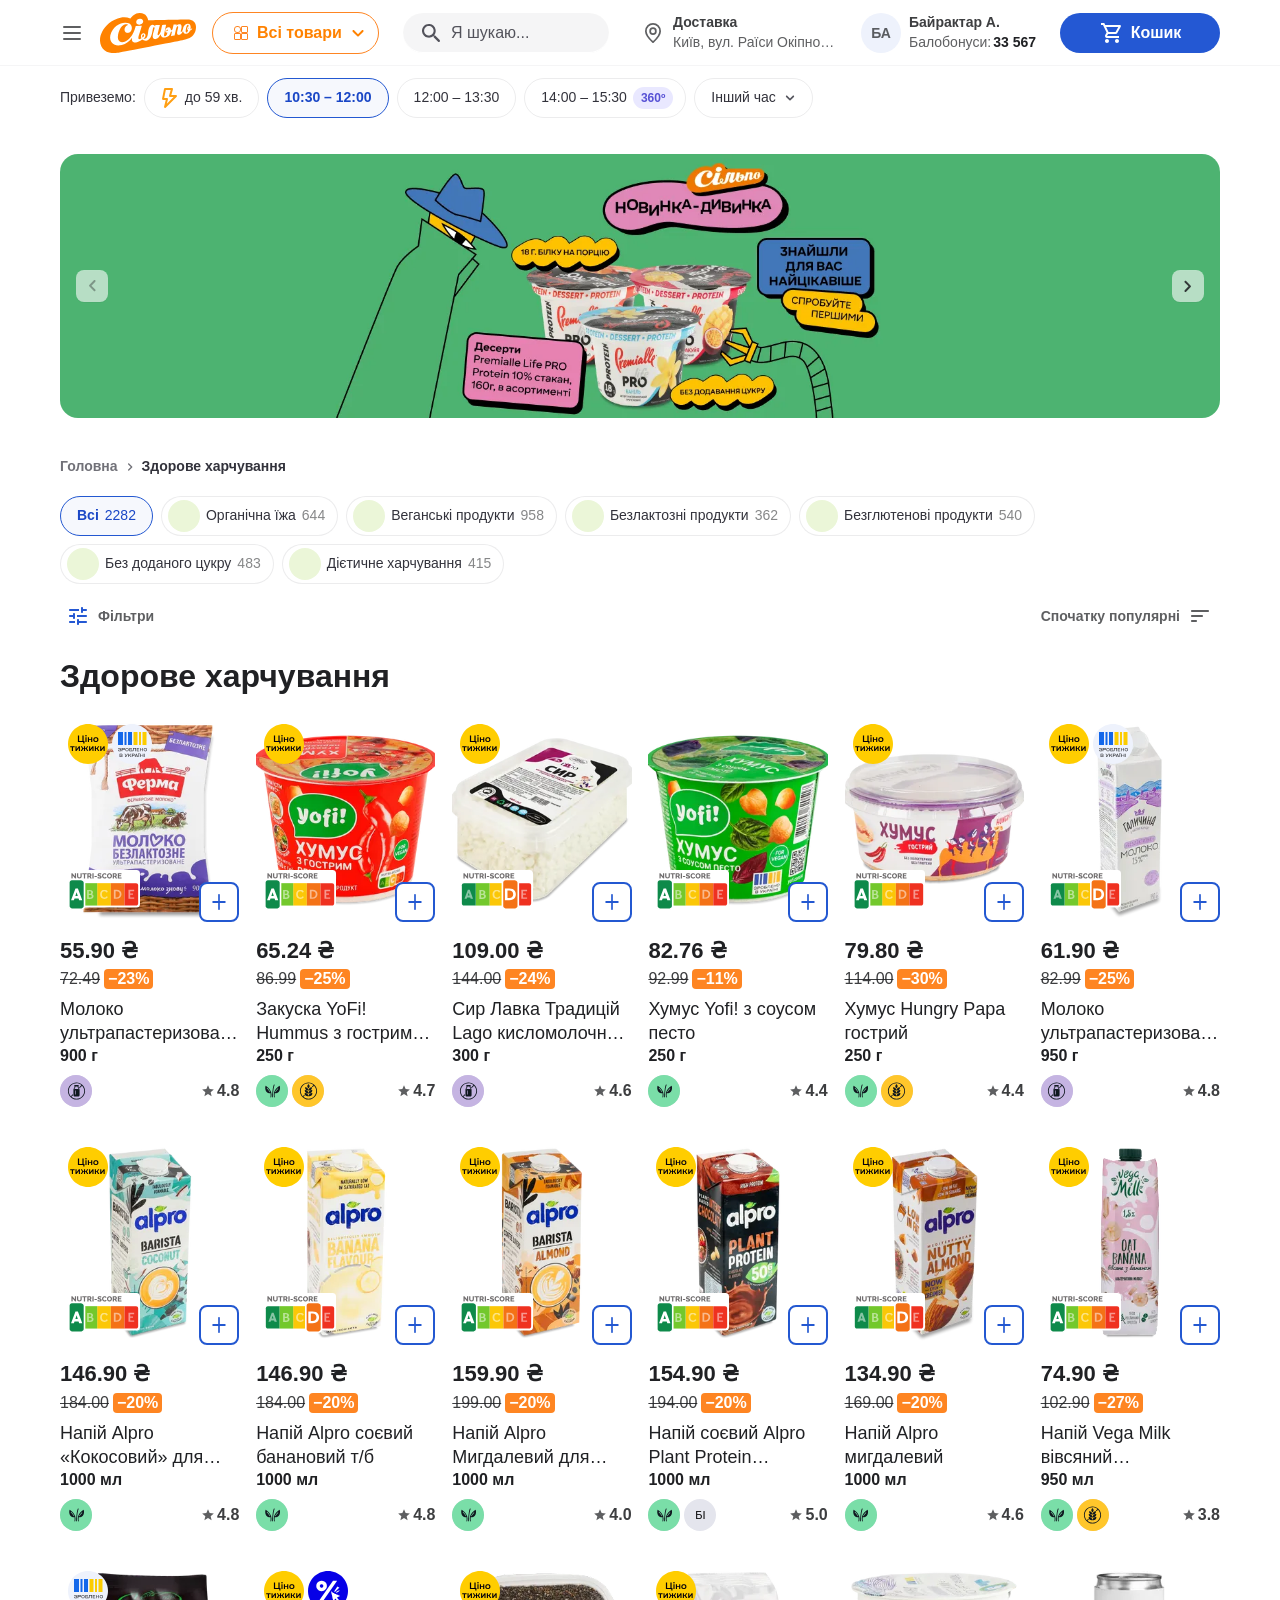
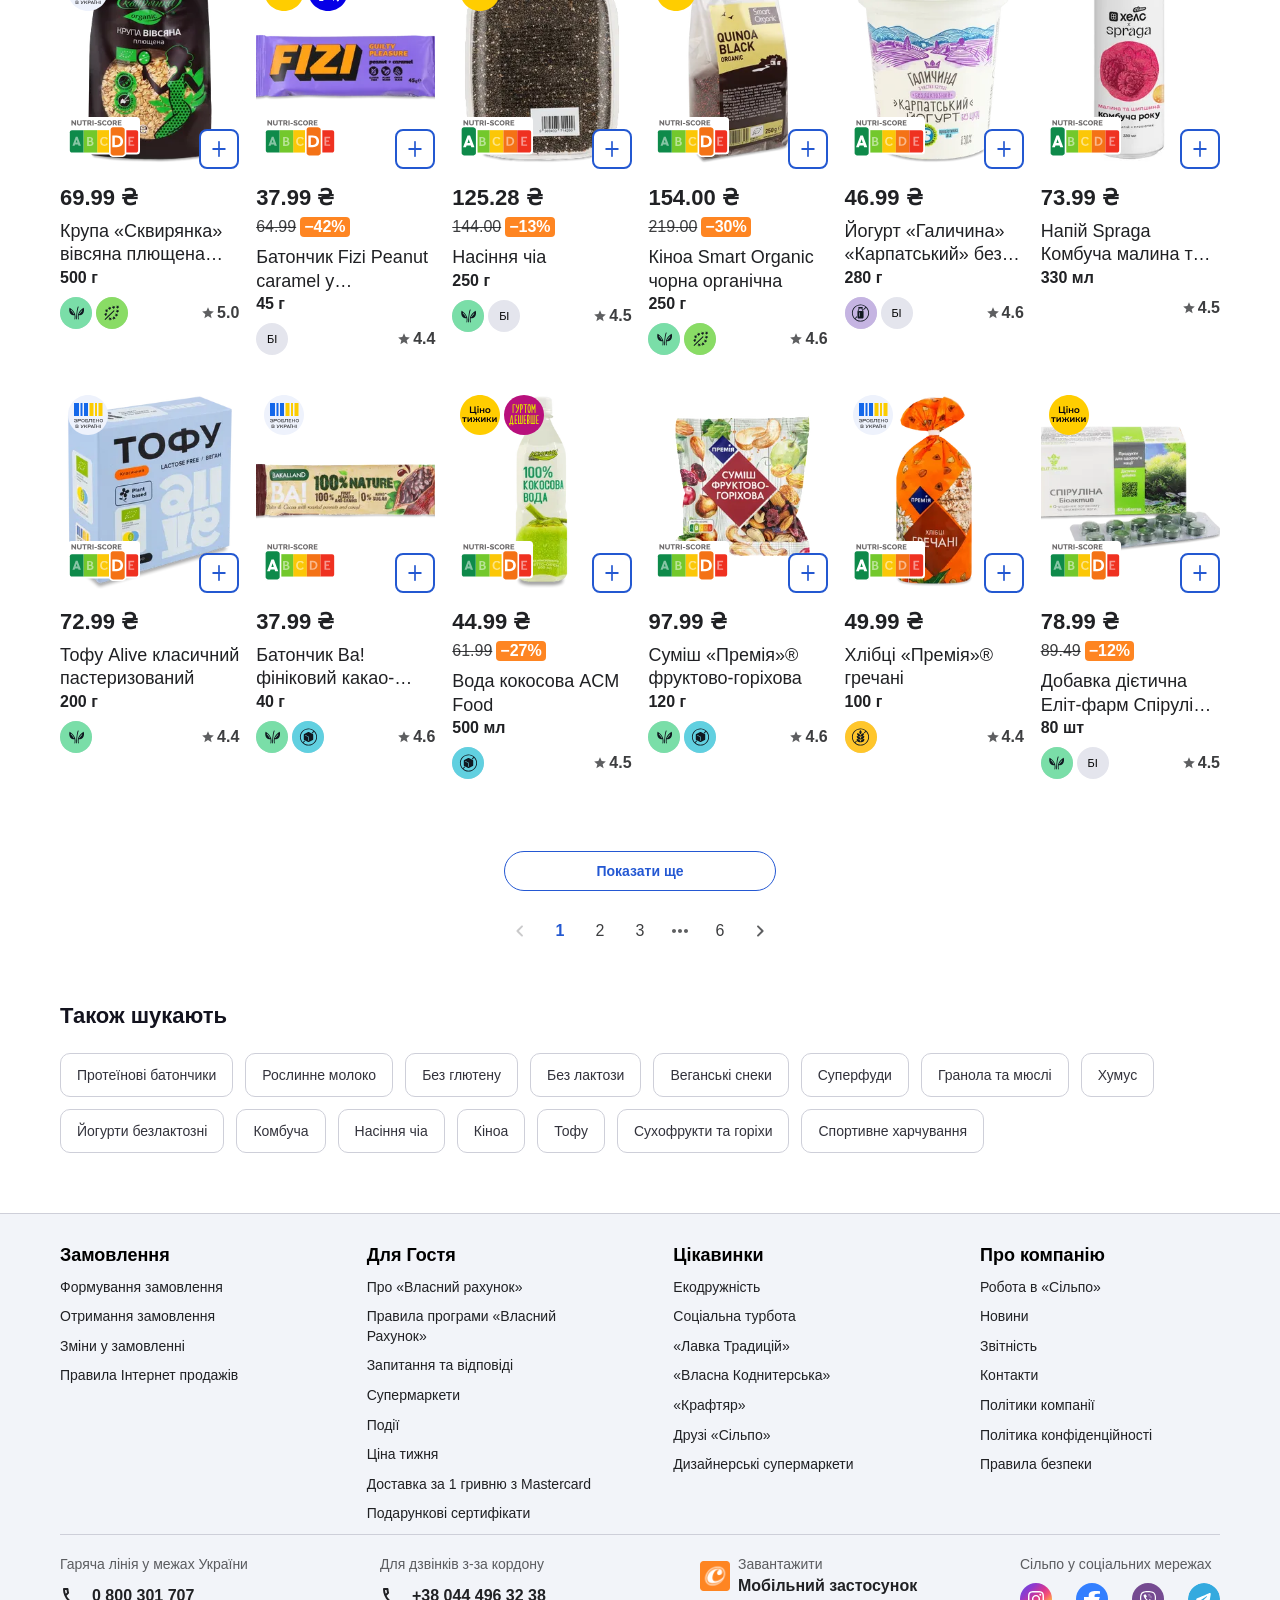
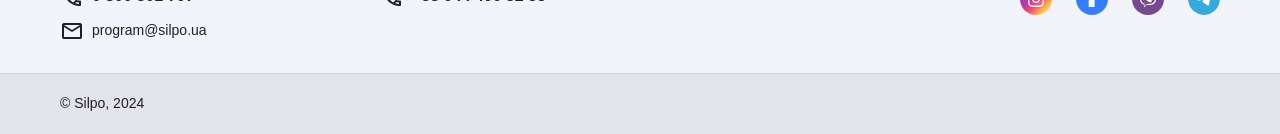
<file: docs/index.html>
<!doctype html>
<html lang="uk">
<head>
<meta charset="UTF-8" />
<meta name="viewport" content="width=device-width, initial-scale=1.0" />
<title>Здорове харчування — Сільпо</title>
<link rel="stylesheet" href="styles.css" />
</head>
<body class="listing-classic">
<div class="page">

  <header class="header-row">
    <div class="header-left">
      <div class="header-brand">
        <img class="icon-btn" src="assets/burger-menu.svg" alt="Меню" />
        <img class="logo" src="assets/logo.svg" alt="Сільпо" />
        <div class="all-goods-pill">
          <span class="services-icon"><span></span><span></span><span></span><span></span></span>
          <span class="label">Всі товари</span>
          <img class="icon-btn" src="assets/expand-more.svg" alt="" />
        </div>
      </div>
      <div class="header-search">
        <img class="icon-btn" src="assets/search-icon.svg" alt="" />
        <span>Я шукаю...</span>
      </div>
    </div>
    <div class="header-right">
      <div class="location">
        <div class="location-icon-wrap"><img src="assets/location-icon.svg" alt="" /></div>
        <div class="location-text">
          <div class="line1">Доставка</div>
          <div class="line2">Київ, вул. Раїси Окіпної, 7...</div>
        </div>
      </div>
      <div class="profile">
        <div class="profile-avatar">БА</div>
        <div class="profile-info">
          <div class="name">Байрактар А.</div>
          <div class="balance"><span class="label">Балобонуси:</span><span class="value">33 567</span></div>
        </div>
      </div>
      <button class="header-cart-btn" aria-label="Кошик">
        <img src="assets/cart-outline.svg" alt="" />
        <span>Кошик</span>
      </button>
    </div>

    <div class="header-row-mobile">
      <div class="header-mobile-left">
        <img class="icon-btn" src="assets/burger-menu.svg" alt="Меню" />
        <img class="logo" src="assets/logo.svg" alt="Сільпо" />
        <button class="mobile-icon-btn"><img src="assets/search-icon.svg" alt="Пошук" /></button>
      </div>
      <div class="header-mobile-right">
        <div class="location-mobile">
          <button class="mobile-icon-btn"><img src="assets/location-icon.svg" alt="Доставка" /></button>
          <span class="location-mobile-text">Київ, вул. Раїси Окіпної, 7...</span>
        </div>
        <div class="profile-avatar profile-avatar-mobile">БА</div>
      </div>
    </div>
  </header>

  <div class="timeslots">
    <span class="timeslots-label">Привеземо:</span>
    <div class="chip with-icon"><img src="assets/express-default.svg" alt="" />до 59 хв.</div>
    <div class="chip selected">10:30 – 12:00<img class="mobile-only-chevron" src="assets/expand-more-down.svg" alt="" /></div>
    <div class="chip">12:00 – 13:30</div>
    <div class="chip with-tag">14:00 – 15:30 <span class="tag-pill">360º</span></div>
    <div class="chip dropdown">Інший час <img src="assets/expand-more-down.svg" alt="" /></div>
  </div>

  <section class="banners">
    <div class="banner-content">
      <div class="main-banner">
        <img class="bg bg-desktop" src="assets/main-banner.png" alt="Здорове харчування" />
        <img class="bg bg-mobile" src="assets/main-banner-mobile.png" alt="Здорове харчування" />
        <div class="banner-arrows">
          <span class="banner-arrow prev"><img src="assets/collapse-left.svg" alt="Попередній" /></span>
          <span class="banner-arrow next"><img src="assets/collapse-right.svg" alt="Наступний" /></span>
        </div>
      </div>
    </div>
  </section>

  <nav class="breadcrumbs">
    <a href="#">Головна</a>
    <img src="assets/breadcrumb-chevron.svg" alt="" />
    <span class="current">Здорове харчування</span>
  </nav>

  <div class="category-chips">
    <div class="cat-chip all"><span class="cat-label">Всі</span><span class="cat-count">2282</span></div>
    <div class="cat-chip"><span class="dot"></span><span class="cat-label">Органічна їжа</span><span class="cat-count">644</span></div>
    <div class="cat-chip"><span class="dot"></span><span class="cat-label">Веганські продукти</span><span class="cat-count">958</span></div>
    <div class="cat-chip"><span class="dot"></span><span class="cat-label">Безлактозні продукти</span><span class="cat-count">362</span></div>
    <div class="cat-chip"><span class="dot"></span><span class="cat-label">Безглютенові продукти</span><span class="cat-count">540</span></div>
    <div class="cat-chip"><span class="dot"></span><span class="cat-label">Без доданого цукру</span><span class="cat-count">483</span></div>
    <div class="cat-chip"><span class="dot"></span><span class="cat-label">Дієтичне харчування</span><span class="cat-count">415</span></div>
  </div>

  <div class="filters-sort">
    <button class="filters-btn"><img src="assets/filter-sort.svg" alt="" /><span>Фільтри</span></button>
    <button class="sort-btn"><span>Cпочатку популярні</span><img src="assets/sort-mobile.svg" alt="" /></button>
  </div>

  <div class="filters-sort-mobile">
    <button class="filters-sort-pill">
      <img src="assets/filter-sort.svg" alt="" />
      <span>Фільтри</span>
      <span class="divider"></span>
      <img src="assets/sort-mobile.svg" alt="Сортування" />
    </button>
  </div>

  <div class="page-title"><h1>Здорове харчування</h1></div>

  <section class="product-section" id="product-grid"></section>

  <div class="load-more-section">
    <button class="show-more-btn">Показати ще</button>
    <div class="pagination">
      <span class="page-btn"><img src="assets/chevron-left.svg" alt="Попередня сторінка" /></span>
      <span class="page-btn active">1</span>
      <span class="page-btn">2</span>
      <span class="page-btn">3</span>
      <span class="page-btn"><img src="assets/menu-dots.svg" alt="" /></span>
      <span class="page-btn">6</span>
      <span class="page-btn"><img src="assets/chevron-right.svg" alt="Наступна сторінка" /></span>
    </div>
  </div>

  <div class="also-searching">
    <h2>Також шукають</h2>
    <div class="tag-cloud">
      <span class="pill">Протеїнові батончики</span>
      <span class="pill">Рослинне молоко</span>
      <span class="pill">Без глютену</span>
      <span class="pill">Без лактози</span>
      <span class="pill">Веганські снеки</span>
      <span class="pill">Суперфуди</span>
      <span class="pill">Гранола та мюслі</span>
      <span class="pill">Хумус</span>
      <span class="pill">Йогурти безлактозні</span>
      <span class="pill">Комбуча</span>
      <span class="pill">Насіння чіа</span>
      <span class="pill">Кіноа</span>
      <span class="pill">Тофу</span>
      <span class="pill">Сухофрукти та горіхи</span>
      <span class="pill">Спортивне харчування</span>
    </div>
  </div>

</div>

<footer class="site-footer">
  <div class="footer-top">
    <div class="footer-top-inner">
      <div class="footer-columns">
        <div class="footer-col">
          <button class="footer-col-toggle" aria-expanded="false">
            <h3>Замовлення</h3>
            <img class="footer-chevron" src="assets/footer-chevron.svg" alt="" />
          </button>
          <div class="footer-col-links">
            <a href="#">Формування замовлення</a>
            <a href="#">Отримання замовлення</a>
            <a href="#">Зміни у замовленні</a>
            <a href="#">Правила Інтернет продажів</a>
          </div>
        </div>
        <div class="footer-col">
          <button class="footer-col-toggle" aria-expanded="false">
            <h3>Для Гостя</h3>
            <img class="footer-chevron" src="assets/footer-chevron.svg" alt="" />
          </button>
          <div class="footer-col-links">
            <a href="#">Про «Власний рахунок»</a>
            <a href="#">Правила програми «Власний Рахунок»</a>
            <a href="#">Запитання та відповіді</a>
            <a href="#">Cупермаркети</a>
            <a href="#">Події</a>
            <a href="#">Ціна тижня</a>
            <a href="#">Доставка за 1 гривню з Masterсard</a>
            <a href="#">Подарункові сертифікати</a>
          </div>
        </div>
        <div class="footer-col">
          <button class="footer-col-toggle" aria-expanded="false">
            <h3>Цікавинки</h3>
            <img class="footer-chevron" src="assets/footer-chevron.svg" alt="" />
          </button>
          <div class="footer-col-links">
            <a href="#">Екодружність</a>
            <a href="#">Соціальна турбота</a>
            <a href="#">«Лавка Традицій»</a>
            <a href="#">«Власна Коднитерська»</a>
            <a href="#">«Крафтяр»</a>
            <a href="#">Друзі «Сільпо»</a>
            <a href="#">Дизайнерські супермаркети</a>
          </div>
        </div>
        <div class="footer-col">
          <button class="footer-col-toggle" aria-expanded="false">
            <h3>Про компанію</h3>
            <img class="footer-chevron" src="assets/footer-chevron.svg" alt="" />
          </button>
          <div class="footer-col-links">
            <a href="#">Робота в «Сільпо»</a>
            <a href="#">Новини</a>
            <a href="#">Звітність</a>
            <a href="#">Контакти</a>
            <a href="#">Політики компанії</a>
            <a href="#">Політика конфіденційності</a>
            <a href="#">Правила безпеки</a>
          </div>
        </div>
      </div>

      <div class="footer-contact-row">
        <div class="footer-call">
          <span class="call-label">Гаряча лінія у межах України</span>
          <span class="call-value"><img src="assets/phone-icon.svg" alt="" /><span>0 800 301 707</span></span>
          <span class="footer-mail"><img src="assets/mail-icon.svg" alt="" /><span>program@silpo.ua</span></span>
        </div>
        <div class="footer-call">
          <span class="call-label">Для дзвінків з-за кордону</span>
          <span class="call-value"><img src="assets/phone-icon.svg" alt="" /><span>+38 044 496 32 38</span></span>
        </div>
        <div class="footer-app">
          <img src="assets/logo-app.png" alt="Сільпо застосунок" />
          <div>
            <div class="app-download">Завантажити</div>
            <div class="app-name">Мобільний застосунок</div>
          </div>
        </div>
        <div class="footer-social">
          <span>Сільпо у соціальних мережах</span>
          <div class="icons">
            <span class="social-icon instagram"><img src="assets/social-instagram-glyph.svg" alt="Instagram" /></span>
            <span class="social-icon facebook"><img src="assets/social-facebook-glyph.svg" alt="Facebook" /></span>
            <span class="social-icon viber"><img src="assets/social-viber-glyph.svg" alt="Viber" /></span>
            <span class="social-icon telegram"><img src="assets/social-fourth.svg" alt="Telegram" /></span>
          </div>
        </div>
      </div>
    </div>
  </div>
  <div class="footer-bottom">
    <div class="footer-bottom-inner"><span>© Silpo, 2024</span></div>
  </div>
</footer>

<script src="common.js"></script>
<script src="products.js"></script>
<script src="script.js"></script>
</body>
</html>
</file>
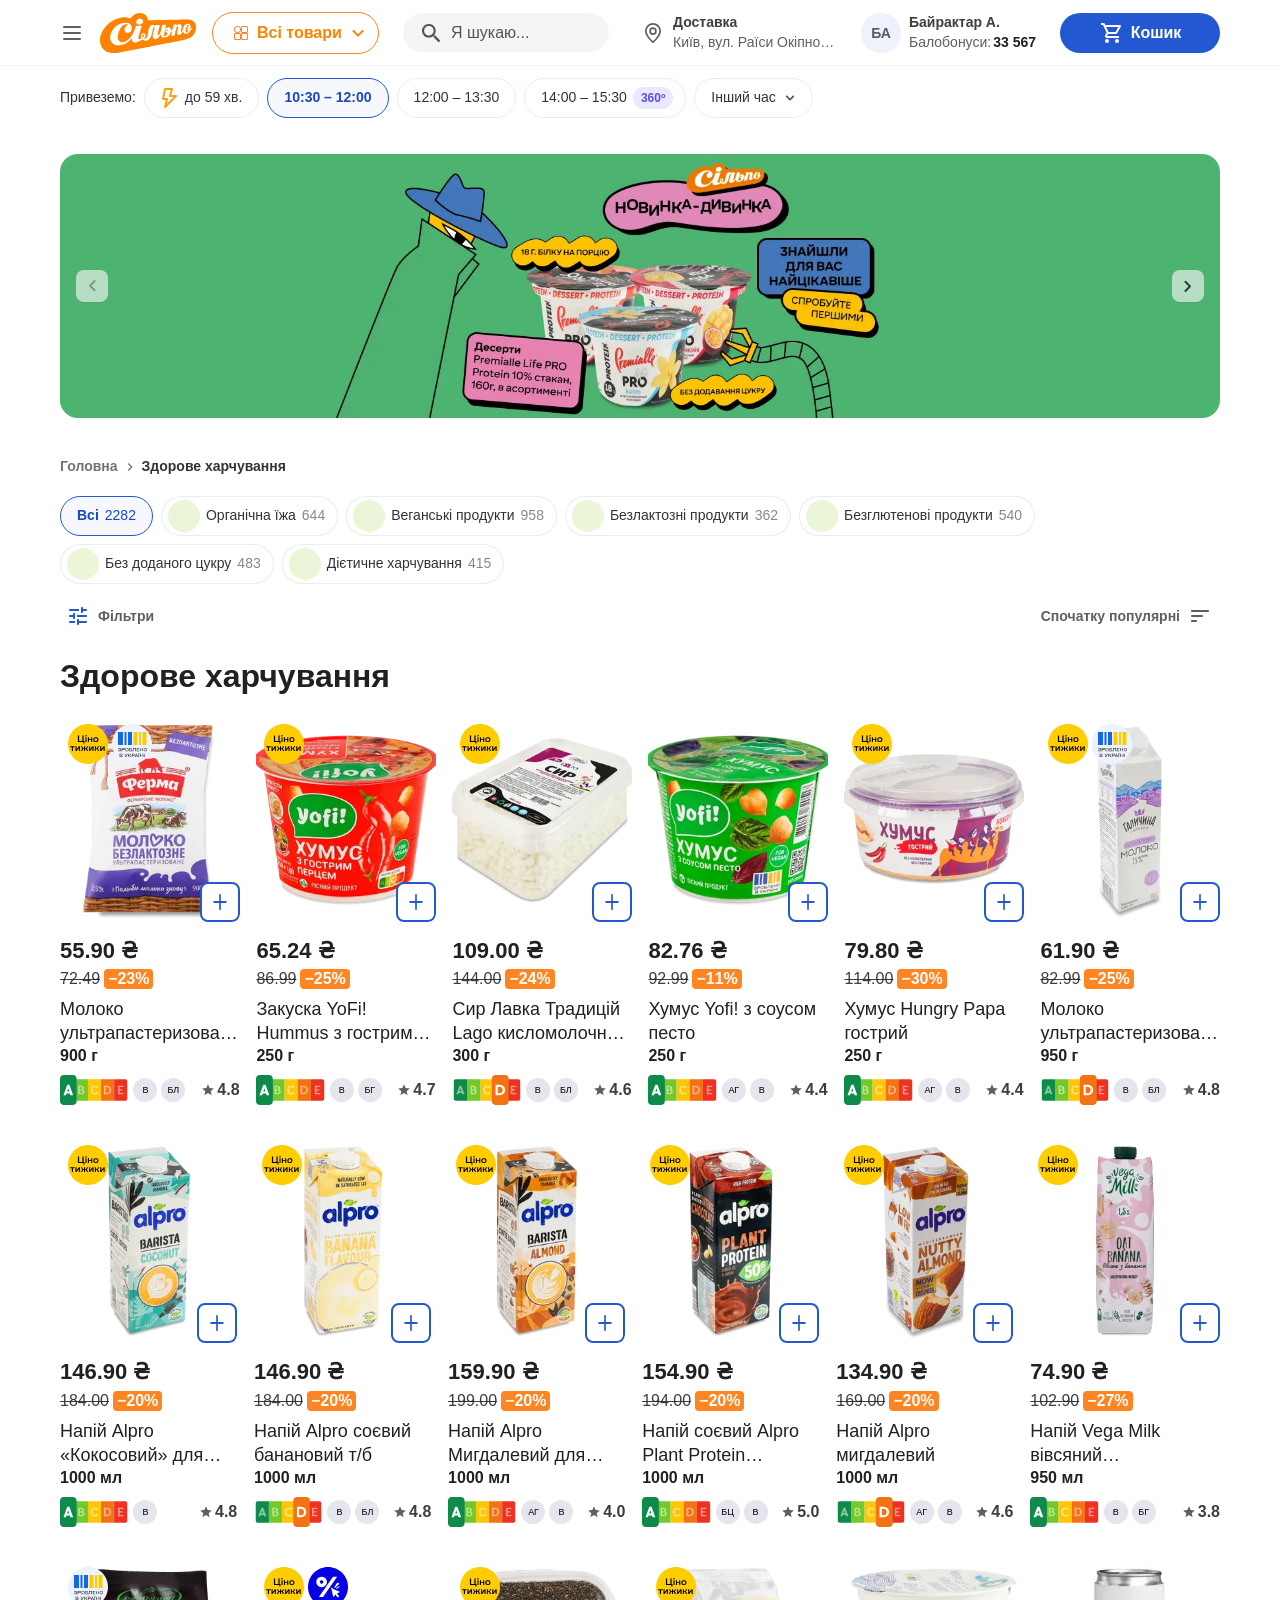
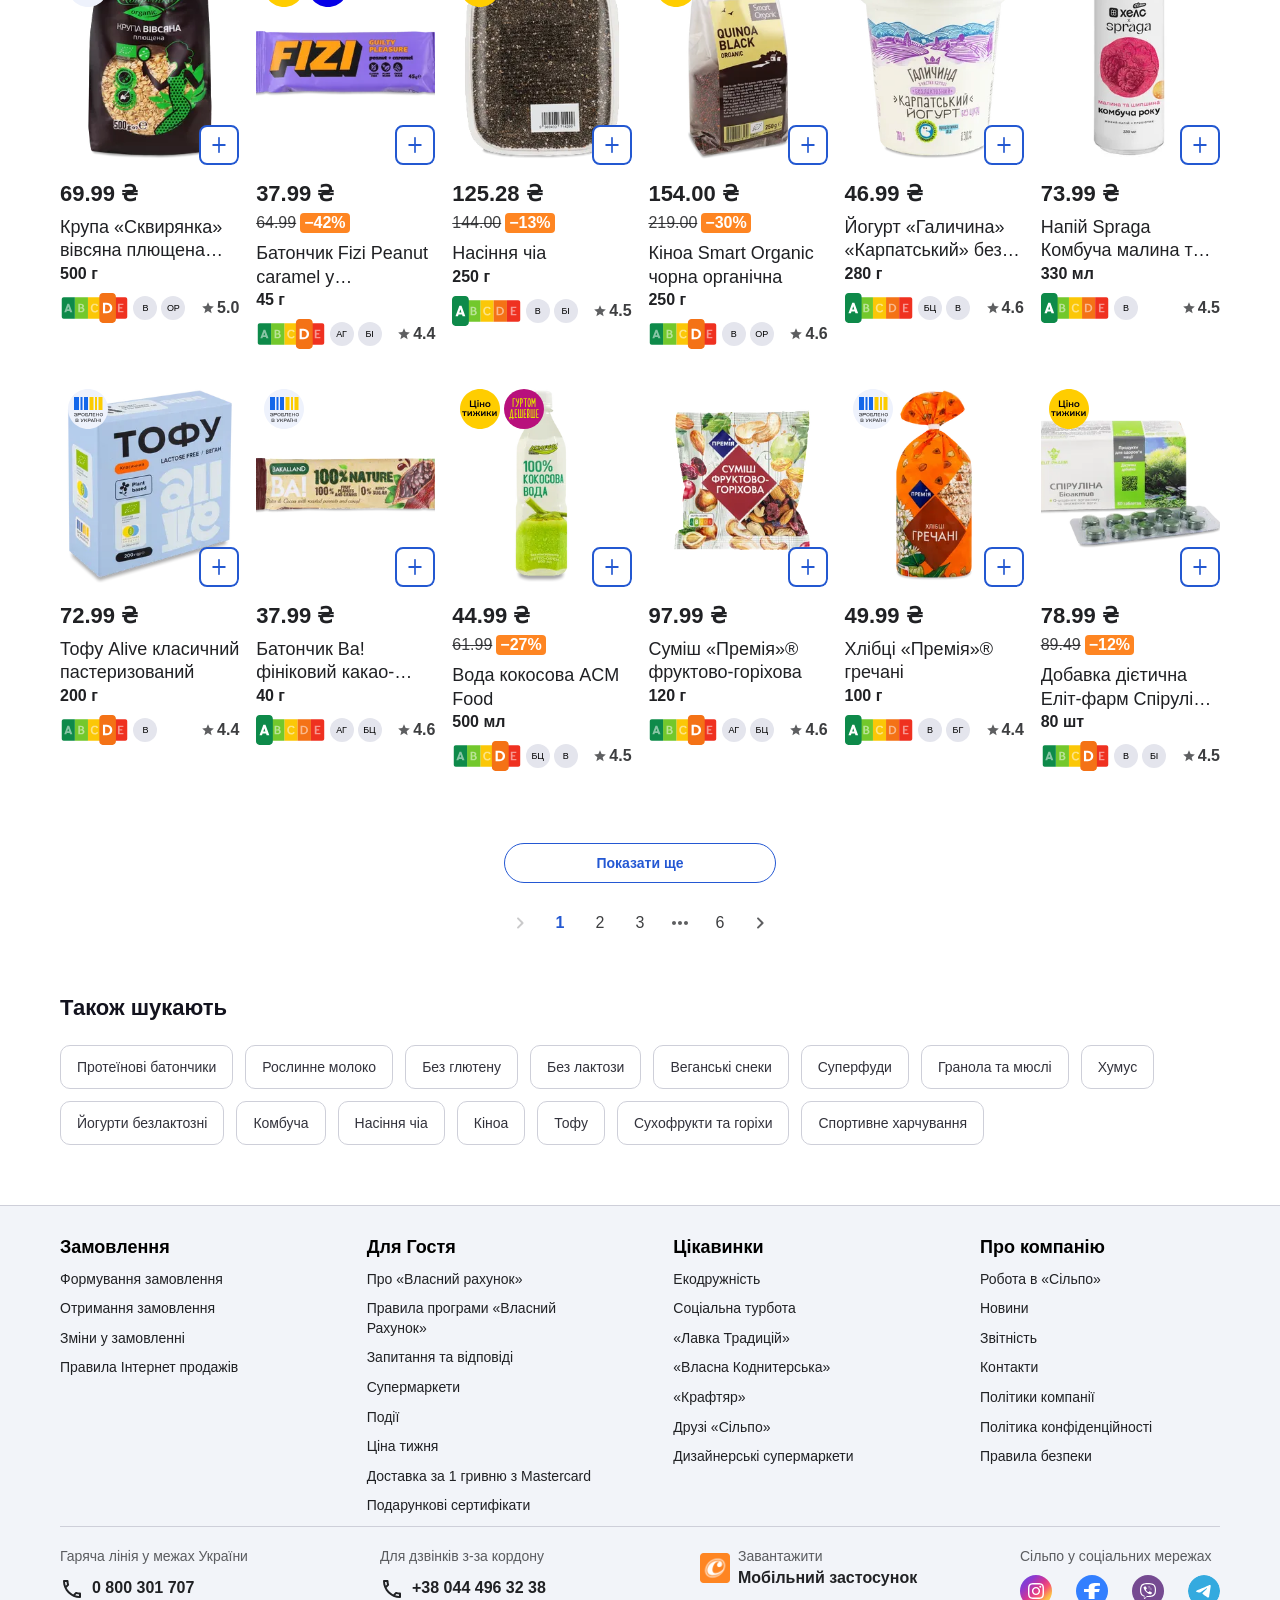
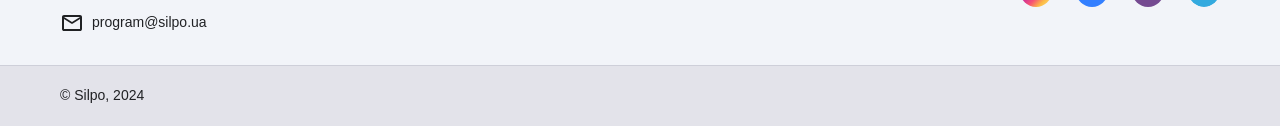
<file: he/index.html>
<!doctype html>
<html lang="uk">
<head>
<meta charset="UTF-8" />
<meta name="viewport" content="width=device-width, initial-scale=1.0" />
<title>Здорове харчування — Сільпо</title>
<link rel="stylesheet" href="styles.css" />
</head>
<body>
<div class="page">

  <header class="header-row">
    <div class="header-left">
      <div class="header-brand">
        <img class="icon-btn" src="assets/burger-menu.svg" alt="Меню" />
        <img class="logo" src="assets/logo.svg" alt="Сільпо" />
        <div class="all-goods-pill">
          <span class="services-icon"><span></span><span></span><span></span><span></span></span>
          <span class="label">Всі товари</span>
          <img class="icon-btn" src="assets/expand-more.svg" alt="" />
        </div>
      </div>
      <div class="header-search">
        <img class="icon-btn" src="assets/search-icon.svg" alt="" />
        <span>Я шукаю...</span>
      </div>
    </div>
    <div class="header-right">
      <div class="location">
        <div class="location-icon-wrap"><img src="assets/location-icon.svg" alt="" /></div>
        <div class="location-text">
          <div class="line1">Доставка</div>
          <div class="line2">Київ, вул. Раїси Окіпної, 7...</div>
        </div>
      </div>
      <div class="profile">
        <div class="profile-avatar">БА</div>
        <div class="profile-info">
          <div class="name">Байрактар А.</div>
          <div class="balance"><span class="label">Балобонуси:</span><span class="value">33 567</span></div>
        </div>
      </div>
      <button class="header-cart-btn" aria-label="Кошик">
        <img src="assets/cart-outline.svg" alt="" />
        <span>Кошик</span>
      </button>
    </div>

    <div class="header-row-mobile">
      <div class="header-mobile-left">
        <img class="icon-btn" src="assets/burger-menu.svg" alt="Меню" />
        <img class="logo" src="assets/logo.svg" alt="Сільпо" />
        <button class="mobile-icon-btn"><img src="assets/search-icon.svg" alt="Пошук" /></button>
      </div>
      <div class="header-mobile-right">
        <div class="location-mobile">
          <button class="mobile-icon-btn"><img src="assets/location-icon.svg" alt="Доставка" /></button>
          <span class="location-mobile-text">Київ, вул. Раїси Окіпної, 7...</span>
        </div>
        <div class="profile-avatar profile-avatar-mobile">БА</div>
      </div>
    </div>
  </header>

  <div class="timeslots">
    <span class="timeslots-label">Привеземо:</span>
    <div class="chip with-icon"><img src="assets/express-default.svg" alt="" />до 59 хв.</div>
    <div class="chip selected">10:30 – 12:00<img class="mobile-only-chevron" src="assets/expand-more-down.svg" alt="" /></div>
    <div class="chip">12:00 – 13:30</div>
    <div class="chip with-tag">14:00 – 15:30 <span class="tag-pill">360º</span></div>
    <div class="chip dropdown">Інший час <img src="assets/expand-more-down.svg" alt="" /></div>
  </div>

  <section class="banners">
    <div class="banner-content">
      <div class="main-banner">
        <img class="bg bg-desktop" src="assets/main-banner.png" alt="Здорове харчування" />
        <img class="bg bg-mobile" src="assets/main-banner-mobile.png" alt="Здорове харчування" />
        <div class="banner-arrows">
          <span class="banner-arrow prev"><img src="assets/collapse-left.svg" alt="Попередній" /></span>
          <span class="banner-arrow next"><img src="assets/collapse-right.svg" alt="Наступний" /></span>
        </div>
      </div>
    </div>
  </section>

  <nav class="breadcrumbs">
    <a href="#">Головна</a>
    <img src="assets/breadcrumb-chevron.svg" alt="" />
    <span class="current">Здорове харчування</span>
  </nav>

  <div class="category-chips">
    <div class="cat-chip all"><span class="cat-label">Всі</span><span class="cat-count">2282</span></div>
    <div class="cat-chip"><span class="dot"></span><span class="cat-label">Органічна їжа</span><span class="cat-count">644</span></div>
    <div class="cat-chip"><span class="dot"></span><span class="cat-label">Веганські продукти</span><span class="cat-count">958</span></div>
    <div class="cat-chip"><span class="dot"></span><span class="cat-label">Безлактозні продукти</span><span class="cat-count">362</span></div>
    <div class="cat-chip"><span class="dot"></span><span class="cat-label">Безглютенові продукти</span><span class="cat-count">540</span></div>
    <div class="cat-chip"><span class="dot"></span><span class="cat-label">Без доданого цукру</span><span class="cat-count">483</span></div>
    <div class="cat-chip"><span class="dot"></span><span class="cat-label">Дієтичне харчування</span><span class="cat-count">415</span></div>
  </div>

  <div class="filters-sort">
    <button class="filters-btn"><img src="assets/filter-sort.svg" alt="" /><span>Фільтри</span></button>
    <button class="sort-btn"><span>Cпочатку популярні</span><img src="assets/sort-mobile.svg" alt="" /></button>
  </div>

  <div class="filters-sort-mobile">
    <button class="filters-sort-pill">
      <img src="assets/filter-sort.svg" alt="" />
      <span>Фільтри</span>
      <span class="divider"></span>
      <img src="assets/sort-mobile.svg" alt="Сортування" />
    </button>
  </div>

  <div class="page-title"><h1>Здорове харчування</h1></div>

  <section class="product-section" id="product-grid"></section>

  <div class="load-more-section">
    <button class="show-more-btn">Показати ще</button>
    <div class="pagination">
      <span class="page-btn"><img src="assets/chevron-left.svg" alt="Попередня сторінка" /></span>
      <span class="page-btn active">1</span>
      <span class="page-btn">2</span>
      <span class="page-btn">3</span>
      <span class="page-btn"><img src="assets/menu-dots.svg" alt="" /></span>
      <span class="page-btn">6</span>
      <span class="page-btn"><img src="assets/chevron-right.svg" alt="Наступна сторінка" /></span>
    </div>
  </div>

  <div class="also-searching">
    <h2>Також шукають</h2>
    <div class="tag-cloud">
      <span class="pill">Протеїнові батончики</span>
      <span class="pill">Рослинне молоко</span>
      <span class="pill">Без глютену</span>
      <span class="pill">Без лактози</span>
      <span class="pill">Веганські снеки</span>
      <span class="pill">Суперфуди</span>
      <span class="pill">Гранола та мюслі</span>
      <span class="pill">Хумус</span>
      <span class="pill">Йогурти безлактозні</span>
      <span class="pill">Комбуча</span>
      <span class="pill">Насіння чіа</span>
      <span class="pill">Кіноа</span>
      <span class="pill">Тофу</span>
      <span class="pill">Сухофрукти та горіхи</span>
      <span class="pill">Спортивне харчування</span>
    </div>
  </div>

</div>

<footer class="site-footer">
  <div class="footer-top">
    <div class="footer-top-inner">
      <div class="footer-columns">
        <div class="footer-col">
          <button class="footer-col-toggle" aria-expanded="false">
            <h3>Замовлення</h3>
            <img class="footer-chevron" src="assets/footer-chevron.svg" alt="" />
          </button>
          <div class="footer-col-links">
            <a href="#">Формування замовлення</a>
            <a href="#">Отримання замовлення</a>
            <a href="#">Зміни у замовленні</a>
            <a href="#">Правила Інтернет продажів</a>
          </div>
        </div>
        <div class="footer-col">
          <button class="footer-col-toggle" aria-expanded="false">
            <h3>Для Гостя</h3>
            <img class="footer-chevron" src="assets/footer-chevron.svg" alt="" />
          </button>
          <div class="footer-col-links">
            <a href="#">Про «Власний рахунок»</a>
            <a href="#">Правила програми «Власний Рахунок»</a>
            <a href="#">Запитання та відповіді</a>
            <a href="#">Cупермаркети</a>
            <a href="#">Події</a>
            <a href="#">Ціна тижня</a>
            <a href="#">Доставка за 1 гривню з Masterсard</a>
            <a href="#">Подарункові сертифікати</a>
          </div>
        </div>
        <div class="footer-col">
          <button class="footer-col-toggle" aria-expanded="false">
            <h3>Цікавинки</h3>
            <img class="footer-chevron" src="assets/footer-chevron.svg" alt="" />
          </button>
          <div class="footer-col-links">
            <a href="#">Екодружність</a>
            <a href="#">Соціальна турбота</a>
            <a href="#">«Лавка Традицій»</a>
            <a href="#">«Власна Коднитерська»</a>
            <a href="#">«Крафтяр»</a>
            <a href="#">Друзі «Сільпо»</a>
            <a href="#">Дизайнерські супермаркети</a>
          </div>
        </div>
        <div class="footer-col">
          <button class="footer-col-toggle" aria-expanded="false">
            <h3>Про компанію</h3>
            <img class="footer-chevron" src="assets/footer-chevron.svg" alt="" />
          </button>
          <div class="footer-col-links">
            <a href="#">Робота в «Сільпо»</a>
            <a href="#">Новини</a>
            <a href="#">Звітність</a>
            <a href="#">Контакти</a>
            <a href="#">Політики компанії</a>
            <a href="#">Політика конфіденційності</a>
            <a href="#">Правила безпеки</a>
          </div>
        </div>
      </div>

      <div class="footer-contact-row">
        <div class="footer-call">
          <span class="call-label">Гаряча лінія у межах України</span>
          <span class="call-value"><img src="assets/phone-icon.svg" alt="" /><span>0 800 301 707</span></span>
          <span class="footer-mail"><img src="assets/mail-icon.svg" alt="" /><span>program@silpo.ua</span></span>
        </div>
        <div class="footer-call">
          <span class="call-label">Для дзвінків з-за кордону</span>
          <span class="call-value"><img src="assets/phone-icon.svg" alt="" /><span>+38 044 496 32 38</span></span>
        </div>
        <div class="footer-app">
          <img src="assets/logo-app.png" alt="Сільпо застосунок" />
          <div>
            <div class="app-download">Завантажити</div>
            <div class="app-name">Мобільний застосунок</div>
          </div>
        </div>
        <div class="footer-social">
          <span>Сільпо у соціальних мережах</span>
          <div class="icons">
            <span class="social-icon instagram"><img src="assets/social-instagram-glyph.svg" alt="Instagram" /></span>
            <span class="social-icon facebook"><img src="assets/social-facebook-glyph.svg" alt="Facebook" /></span>
            <span class="social-icon viber"><img src="assets/social-viber-glyph.svg" alt="Viber" /></span>
            <span class="social-icon telegram"><img src="assets/social-fourth.svg" alt="Telegram" /></span>
          </div>
        </div>
      </div>
    </div>
  </div>
  <div class="footer-bottom">
    <div class="footer-bottom-inner"><span>© Silpo, 2024</span></div>
  </div>
</footer>

<script src="common.js"></script>
<script src="products.js"></script>
<script src="script.js"></script>
</body>
</html>
</file>
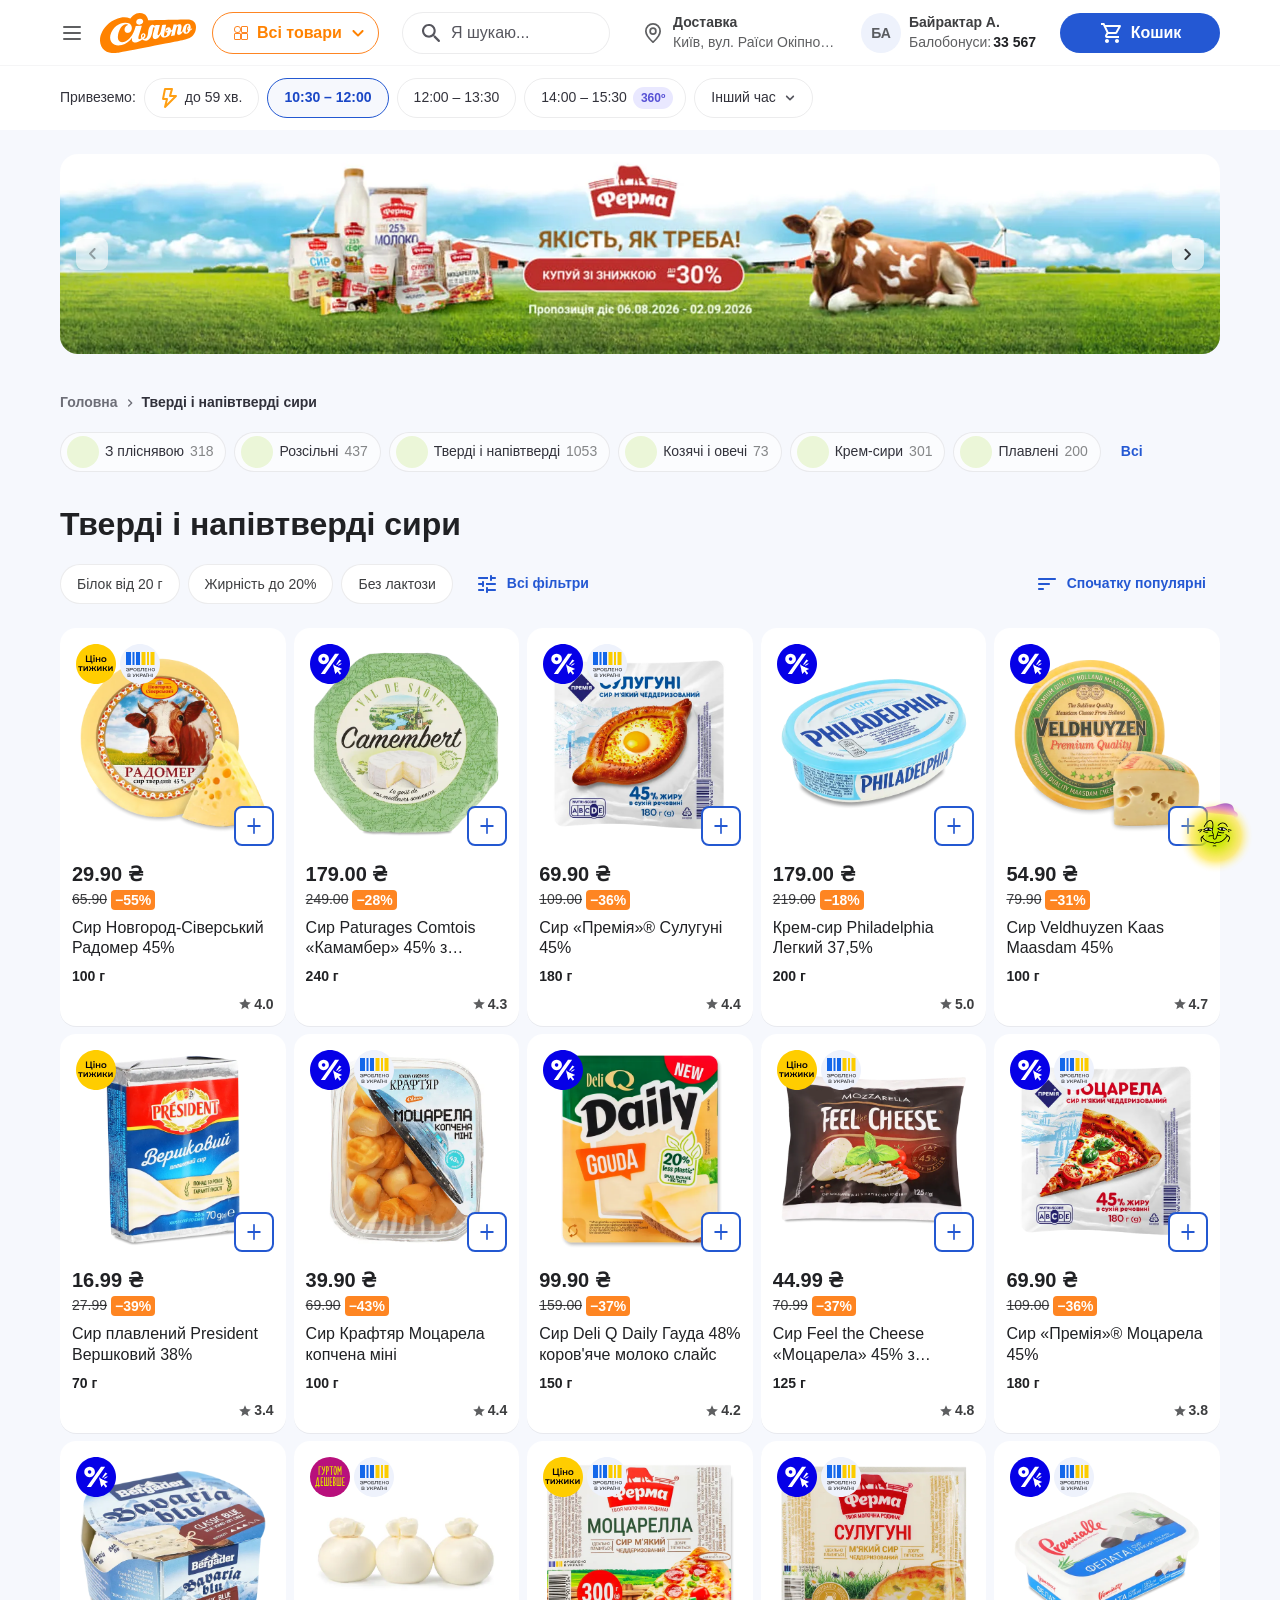
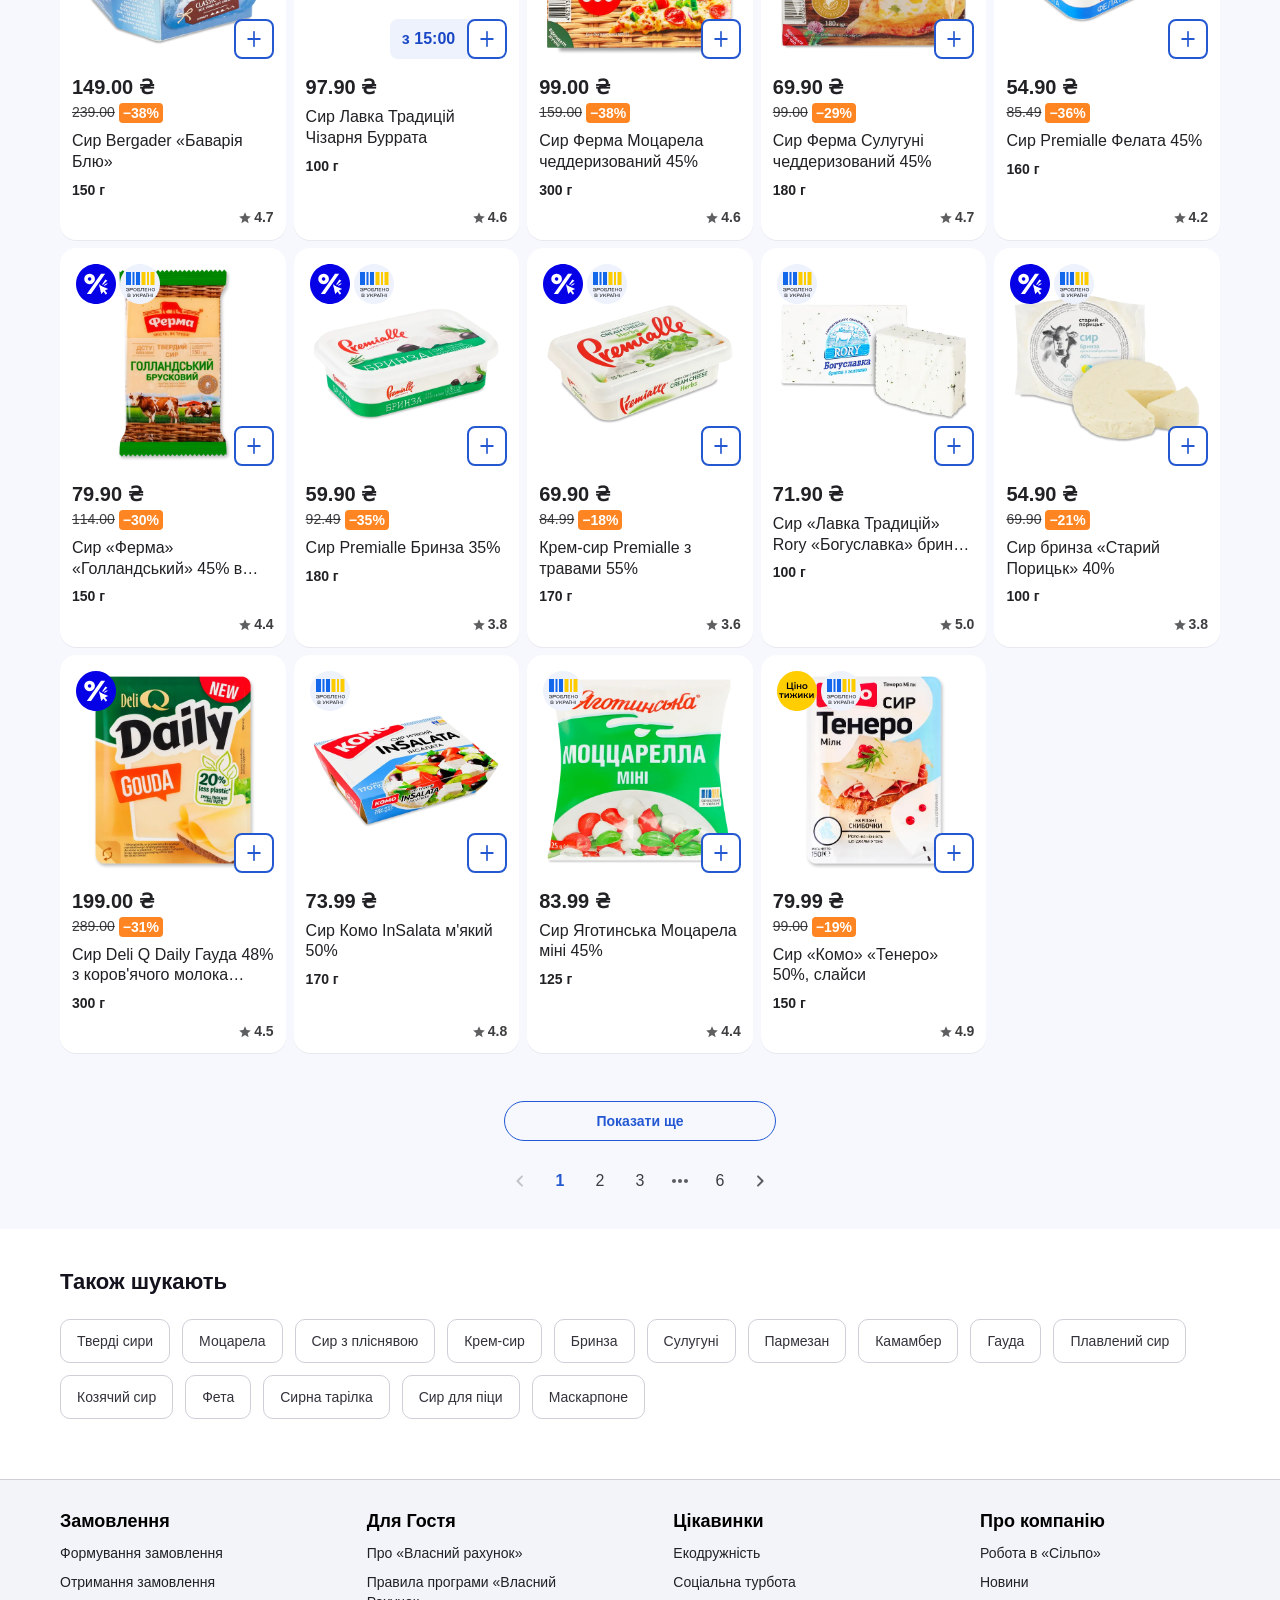
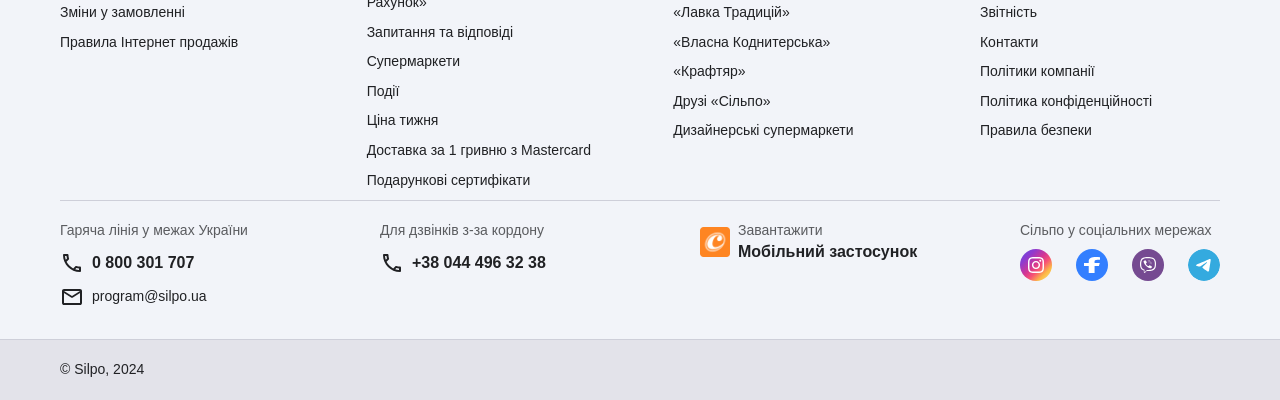
<file: docs/cheese/index.html>
<!doctype html>
<html lang="uk">
<head>
<meta charset="UTF-8" />
<meta name="viewport" content="width=device-width, initial-scale=1.0" />
<title>Тверді і напівтверді сири — Сільпо</title>
<link rel="stylesheet" href="styles.css" />
</head>
<body class="listing-plated listing-nutriscore-bottom">
<div class="listing-header-bar">
  <header class="header-row">
    <div class="header-left">
      <div class="header-brand">
        <img class="icon-btn" src="assets/burger-menu.svg" alt="Меню" />
        <img class="logo" src="assets/logo.svg" alt="Сільпо" />
        <div class="all-goods-pill">
          <span class="services-icon"><span></span><span></span><span></span><span></span></span>
          <span class="label">Всі товари</span>
          <img class="icon-btn" src="assets/expand-more.svg" alt="" />
        </div>
      </div>
      <div class="header-search" id="header-search">
        <img class="icon-btn" src="assets/search-icon.svg" alt="" />
        <input class="header-search-input" id="search-input" type="text" placeholder="Я шукаю..." autocomplete="off" />
        <button class="header-search-clear" id="search-clear" type="button" aria-label="Очистити" hidden><img src="assets/close.svg" alt="" /></button>
        <div class="search-panel" id="search-panel" hidden></div>
      </div>
    </div>
    <div class="header-right">
      <div class="location">
        <div class="location-icon-wrap"><img src="assets/location-icon.svg" alt="" /></div>
        <div class="location-text">
          <div class="line1">Доставка</div>
          <div class="line2">Київ, вул. Раїси Окіпної, 7...</div>
        </div>
      </div>
      <div class="profile">
        <div class="profile-avatar">БА</div>
        <div class="profile-info">
          <div class="name">Байрактар А.</div>
          <div class="balance"><span class="label">Балобонуси:</span><span class="value">33 567</span></div>
        </div>
      </div>
      <button class="header-cart-btn" aria-label="Кошик">
        <img src="assets/cart-outline.svg" alt="" />
        <span>Кошик</span>
      </button>
    </div>

    <div class="header-row-mobile">
      <div class="header-mobile-left">
        <img class="icon-btn" src="assets/burger-menu.svg" alt="Меню" />
        <img class="logo" src="assets/logo.svg" alt="Сільпо" />
        <button class="mobile-icon-btn" id="mobile-search-btn"><img src="assets/search-icon.svg" alt="Пошук" /></button>
      </div>
      <div class="header-mobile-right">
        <div class="location-mobile">
          <button class="mobile-icon-btn"><img src="assets/location-icon.svg" alt="Доставка" /></button>
          <span class="location-mobile-text">Київ, вул. Раїси Окіпної, 7...</span>
        </div>
        <div class="profile-avatar profile-avatar-mobile">БА</div>
      </div>
    </div>
  </header>
</div>

<div class="page">

  <div class="timeslots">
    <span class="timeslots-label">Привеземо:</span>
    <div class="chip with-icon"><img src="assets/express-default.svg" alt="" />до 59 хв.</div>
    <div class="chip selected">10:30 – 12:00<img class="mobile-only-chevron" src="assets/expand-more-down.svg" alt="" /></div>
    <div class="chip">12:00 – 13:30</div>
    <div class="chip with-tag">14:00 – 15:30 <span class="tag-pill">360º</span></div>
    <div class="chip dropdown">Інший час <img src="assets/expand-more-down.svg" alt="" /></div>
  </div>

  <div class="listing-grey-band">
   <div class="listing-grey-band-inner">

    <section class="banners">
      <div class="banner-content">
        <div class="main-banner">
          <img class="bg bg-desktop" src="assets/main-banner.png" alt="Тверді і напівтверді сири" />
          <img class="bg bg-mobile" src="assets/main-banner-mobile.png" alt="Тверді і напівтверді сири" />
          <div class="banner-arrows">
            <span class="banner-arrow prev"><img src="assets/collapse-left.svg" alt="Попередній" /></span>
            <span class="banner-arrow next"><img src="assets/collapse-right.svg" alt="Наступний" /></span>
          </div>
        </div>
      </div>
    </section>

    <nav class="breadcrumbs">
      <a href="#">Головна</a>
      <img src="assets/breadcrumb-chevron.svg" alt="" />
      <span class="current">Тверді і напівтверді сири</span>
    </nav>

    <div class="category-chips">
      <div class="cat-chip"><span class="dot"></span><span class="cat-label">З пліснявою</span><span class="cat-count">318</span></div>
      <div class="cat-chip"><span class="dot"></span><span class="cat-label">Розсільні</span><span class="cat-count">437</span></div>
      <div class="cat-chip"><span class="dot"></span><span class="cat-label">Тверді і напівтверді</span><span class="cat-count">1053</span></div>
      <div class="cat-chip"><span class="dot"></span><span class="cat-label">Козячі і овечі</span><span class="cat-count">73</span></div>
      <div class="cat-chip"><span class="dot"></span><span class="cat-label">Крем-сири</span><span class="cat-count">301</span></div>
      <div class="cat-chip"><span class="dot"></span><span class="cat-label">Плавлені</span><span class="cat-count">200</span></div>
      <div class="cat-chip"><span class="dot"></span><span class="cat-label">Для дітей</span><span class="cat-count">10</span></div>
      <div class="cat-chip"><span class="dot"></span><span class="cat-label">Набори</span><span class="cat-count">27</span></div>
      <div class="cat-chip"><span class="dot"></span><span class="cat-label">Соуси</span><span class="cat-count">34</span></div>
      <button class="cat-chips-toggle" id="cat-chips-toggle">Всі</button>
    </div>

    <div class="page-title"><h1>Тверді і напівтверді сири</h1></div>

    <div class="listing-toolbar">
      <div class="quick-filters">
        <button class="quick-filter-chip" data-filter="protein">Білок від 20 г</button>
        <button class="quick-filter-chip" data-filter="fat">Жирність до 20%</button>
        <button class="quick-filter-chip" data-filter="lactose-free">Без лактози</button>
      </div>
      <button class="filters-btn"><img src="assets/filter-sort.svg" alt="" /><span>Всі фільтри</span></button>
      <div class="sort-dropdown">
        <button class="sort-btn" id="sort-btn" aria-haspopup="listbox" aria-expanded="false"><img src="assets/sort.svg" alt="" /><span id="sort-btn-label">Спочатку популярні</span></button>
        <div class="sort-menu" id="sort-menu" role="listbox" hidden>
          <button class="sort-option" role="option" data-sort="protein" data-sort-for="protein">Більше білка спочатку</button>
          <button class="sort-option" role="option" data-sort="fat" data-sort-for="fat">Менша жирність спочатку</button>
          <button class="sort-option selected" role="option" data-sort="popular">Спочатку популярні</button>
          <button class="sort-option" role="option" data-sort="promo">Спочатку акційні</button>
          <button class="sort-option" role="option" data-sort="rating">За рейтингом</button>
          <button class="sort-option" role="option" data-sort="az">Від А до Я</button>
          <button class="sort-option" role="option" data-sort="za">Від Я до А</button>
          <button class="sort-option" role="option" data-sort="cheap">Спочатку дешевші</button>
          <button class="sort-option" role="option" data-sort="expensive">Спочатку дорожчі</button>
        </div>
      </div>
    </div>

    <section class="product-section" id="product-grid"></section>

    <div class="load-more-section">
      <button class="show-more-btn">Показати ще</button>
      <div class="pagination">
        <span class="page-btn"><img src="assets/chevron-left.svg" alt="Попередня сторінка" /></span>
        <span class="page-btn active">1</span>
        <span class="page-btn">2</span>
        <span class="page-btn">3</span>
        <span class="page-btn"><img src="assets/menu-dots.svg" alt="" /></span>
        <span class="page-btn">6</span>
        <span class="page-btn"><img src="assets/chevron-right.svg" alt="Наступна сторінка" /></span>
      </div>
    </div>

   </div>
  </div>

  <div class="also-searching">
    <h2>Також шукають</h2>
    <div class="tag-cloud">
      <span class="pill">Тверді сири</span>
      <span class="pill">Моцарела</span>
      <span class="pill">Сир з пліснявою</span>
      <span class="pill">Крем-сир</span>
      <span class="pill">Бринза</span>
      <span class="pill">Сулугуні</span>
      <span class="pill">Пармезан</span>
      <span class="pill">Камамбер</span>
      <span class="pill">Гауда</span>
      <span class="pill">Плавлений сир</span>
      <span class="pill">Козячий сир</span>
      <span class="pill">Фета</span>
      <span class="pill">Сирна тарілка</span>
      <span class="pill">Сир для піци</span>
      <span class="pill">Маскарпоне</span>
    </div>
  </div>

</div>

<footer class="site-footer">
  <div class="footer-top">
    <div class="footer-top-inner">
      <div class="footer-columns">
        <div class="footer-col">
          <button class="footer-col-toggle" aria-expanded="false">
            <h3>Замовлення</h3>
            <img class="footer-chevron" src="assets/footer-chevron.svg" alt="" />
          </button>
          <div class="footer-col-links">
            <a href="#">Формування замовлення</a>
            <a href="#">Отримання замовлення</a>
            <a href="#">Зміни у замовленні</a>
            <a href="#">Правила Інтернет продажів</a>
          </div>
        </div>
        <div class="footer-col">
          <button class="footer-col-toggle" aria-expanded="false">
            <h3>Для Гостя</h3>
            <img class="footer-chevron" src="assets/footer-chevron.svg" alt="" />
          </button>
          <div class="footer-col-links">
            <a href="#">Про «Власний рахунок»</a>
            <a href="#">Правила програми «Власний Рахунок»</a>
            <a href="#">Запитання та відповіді</a>
            <a href="#">Cупермаркети</a>
            <a href="#">Події</a>
            <a href="#">Ціна тижня</a>
            <a href="#">Доставка за 1 гривню з Masterсard</a>
            <a href="#">Подарункові сертифікати</a>
          </div>
        </div>
        <div class="footer-col">
          <button class="footer-col-toggle" aria-expanded="false">
            <h3>Цікавинки</h3>
            <img class="footer-chevron" src="assets/footer-chevron.svg" alt="" />
          </button>
          <div class="footer-col-links">
            <a href="#">Екодружність</a>
            <a href="#">Соціальна турбота</a>
            <a href="#">«Лавка Традицій»</a>
            <a href="#">«Власна Коднитерська»</a>
            <a href="#">«Крафтяр»</a>
            <a href="#">Друзі «Сільпо»</a>
            <a href="#">Дизайнерські супермаркети</a>
          </div>
        </div>
        <div class="footer-col">
          <button class="footer-col-toggle" aria-expanded="false">
            <h3>Про компанію</h3>
            <img class="footer-chevron" src="assets/footer-chevron.svg" alt="" />
          </button>
          <div class="footer-col-links">
            <a href="#">Робота в «Сільпо»</a>
            <a href="#">Новини</a>
            <a href="#">Звітність</a>
            <a href="#">Контакти</a>
            <a href="#">Політики компанії</a>
            <a href="#">Політика конфіденційності</a>
            <a href="#">Правила безпеки</a>
          </div>
        </div>
      </div>

      <div class="footer-contact-row">
        <div class="footer-call">
          <span class="call-label">Гаряча лінія у межах України</span>
          <span class="call-value"><img src="assets/phone-icon.svg" alt="" /><span>0 800 301 707</span></span>
          <span class="footer-mail"><img src="assets/mail-icon.svg" alt="" /><span>program@silpo.ua</span></span>
        </div>
        <div class="footer-call">
          <span class="call-label">Для дзвінків з-за кордону</span>
          <span class="call-value"><img src="assets/phone-icon.svg" alt="" /><span>+38 044 496 32 38</span></span>
        </div>
        <div class="footer-app">
          <img src="assets/logo-app.png" alt="Сільпо застосунок" />
          <div>
            <div class="app-download">Завантажити</div>
            <div class="app-name">Мобільний застосунок</div>
          </div>
        </div>
        <div class="footer-social">
          <span>Сільпо у соціальних мережах</span>
          <div class="icons">
            <span class="social-icon instagram"><img src="assets/social-instagram-glyph.svg" alt="Instagram" /></span>
            <span class="social-icon facebook"><img src="assets/social-facebook-glyph.svg" alt="Facebook" /></span>
            <span class="social-icon viber"><img src="assets/social-viber-glyph.svg" alt="Viber" /></span>
            <span class="social-icon telegram"><img src="assets/social-fourth.svg" alt="Telegram" /></span>
          </div>
        </div>
      </div>
    </div>
  </div>
  <div class="footer-bottom">
    <div class="footer-bottom-inner"><span>© Silpo, 2024</span></div>
  </div>
</footer>

<script src="common.js"></script>
<script src="products.js"></script>
<script src="script.js"></script>
</body>
</html>
</file>
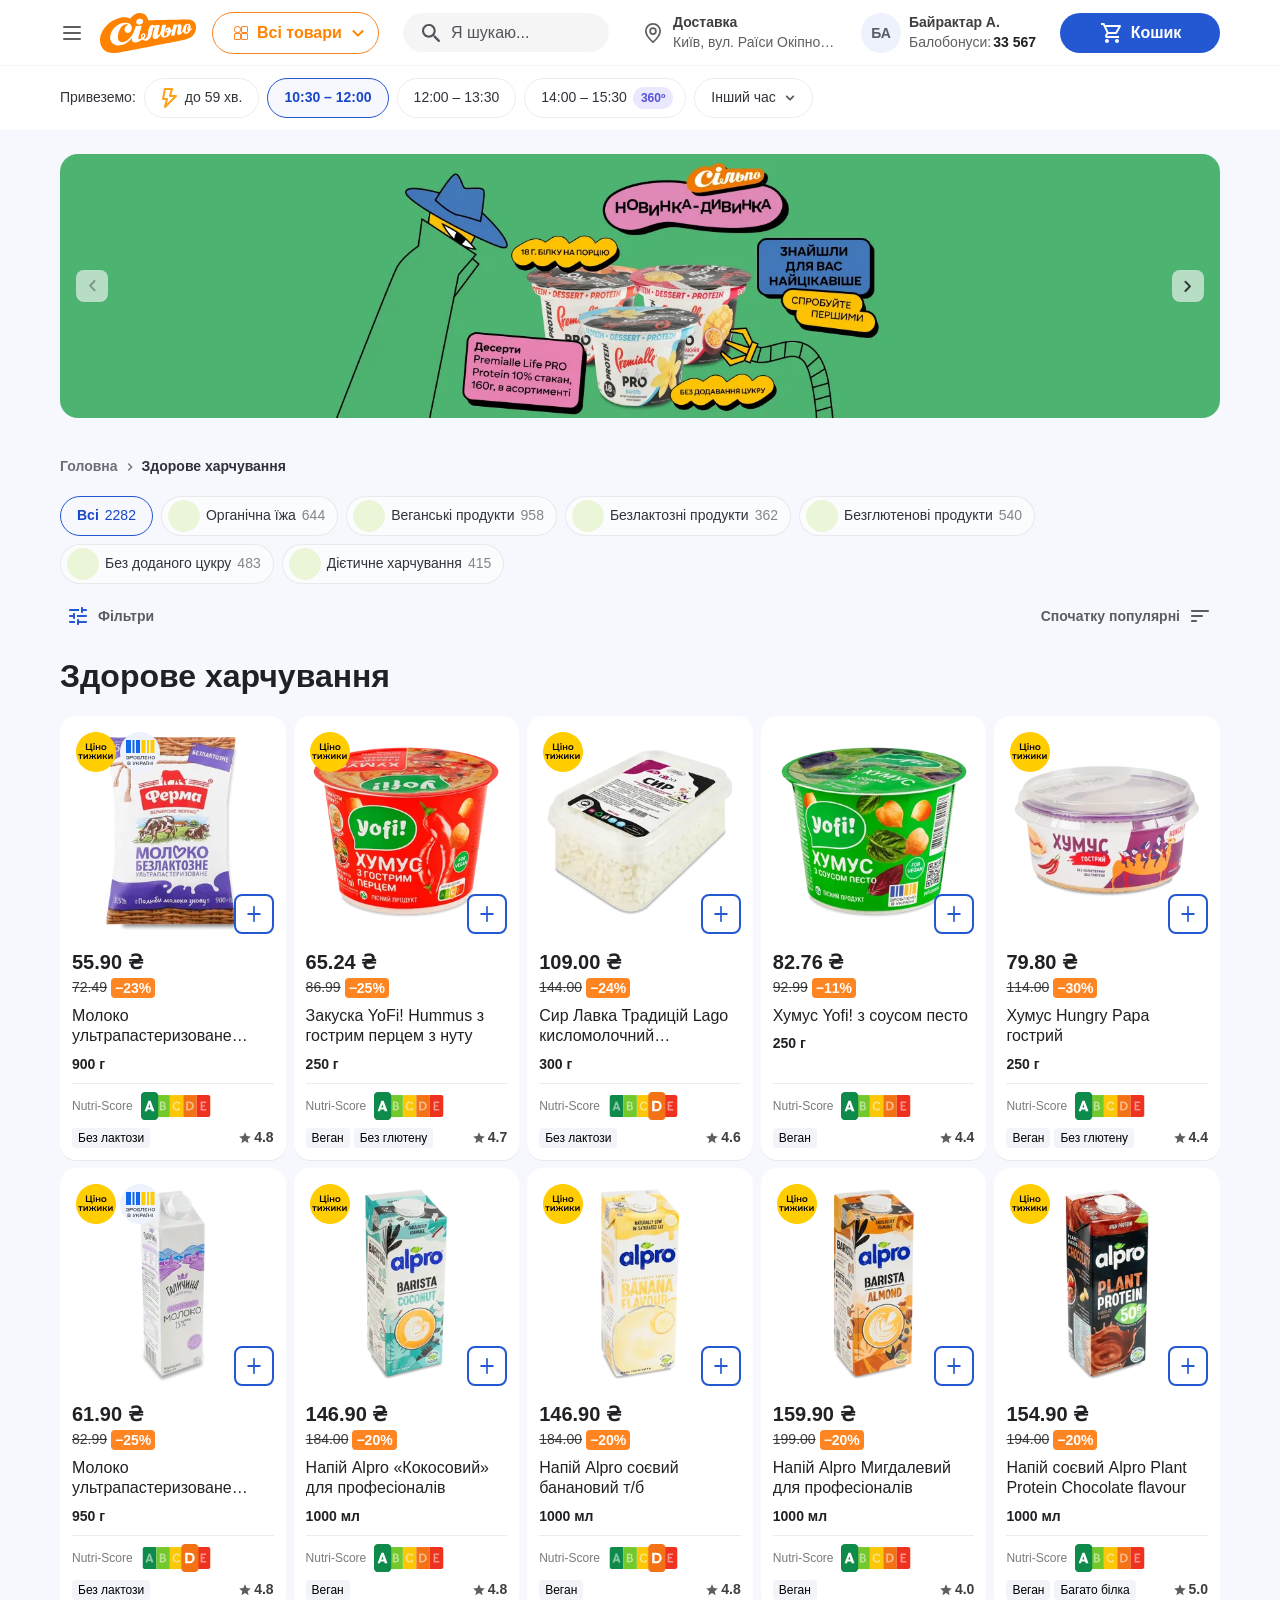
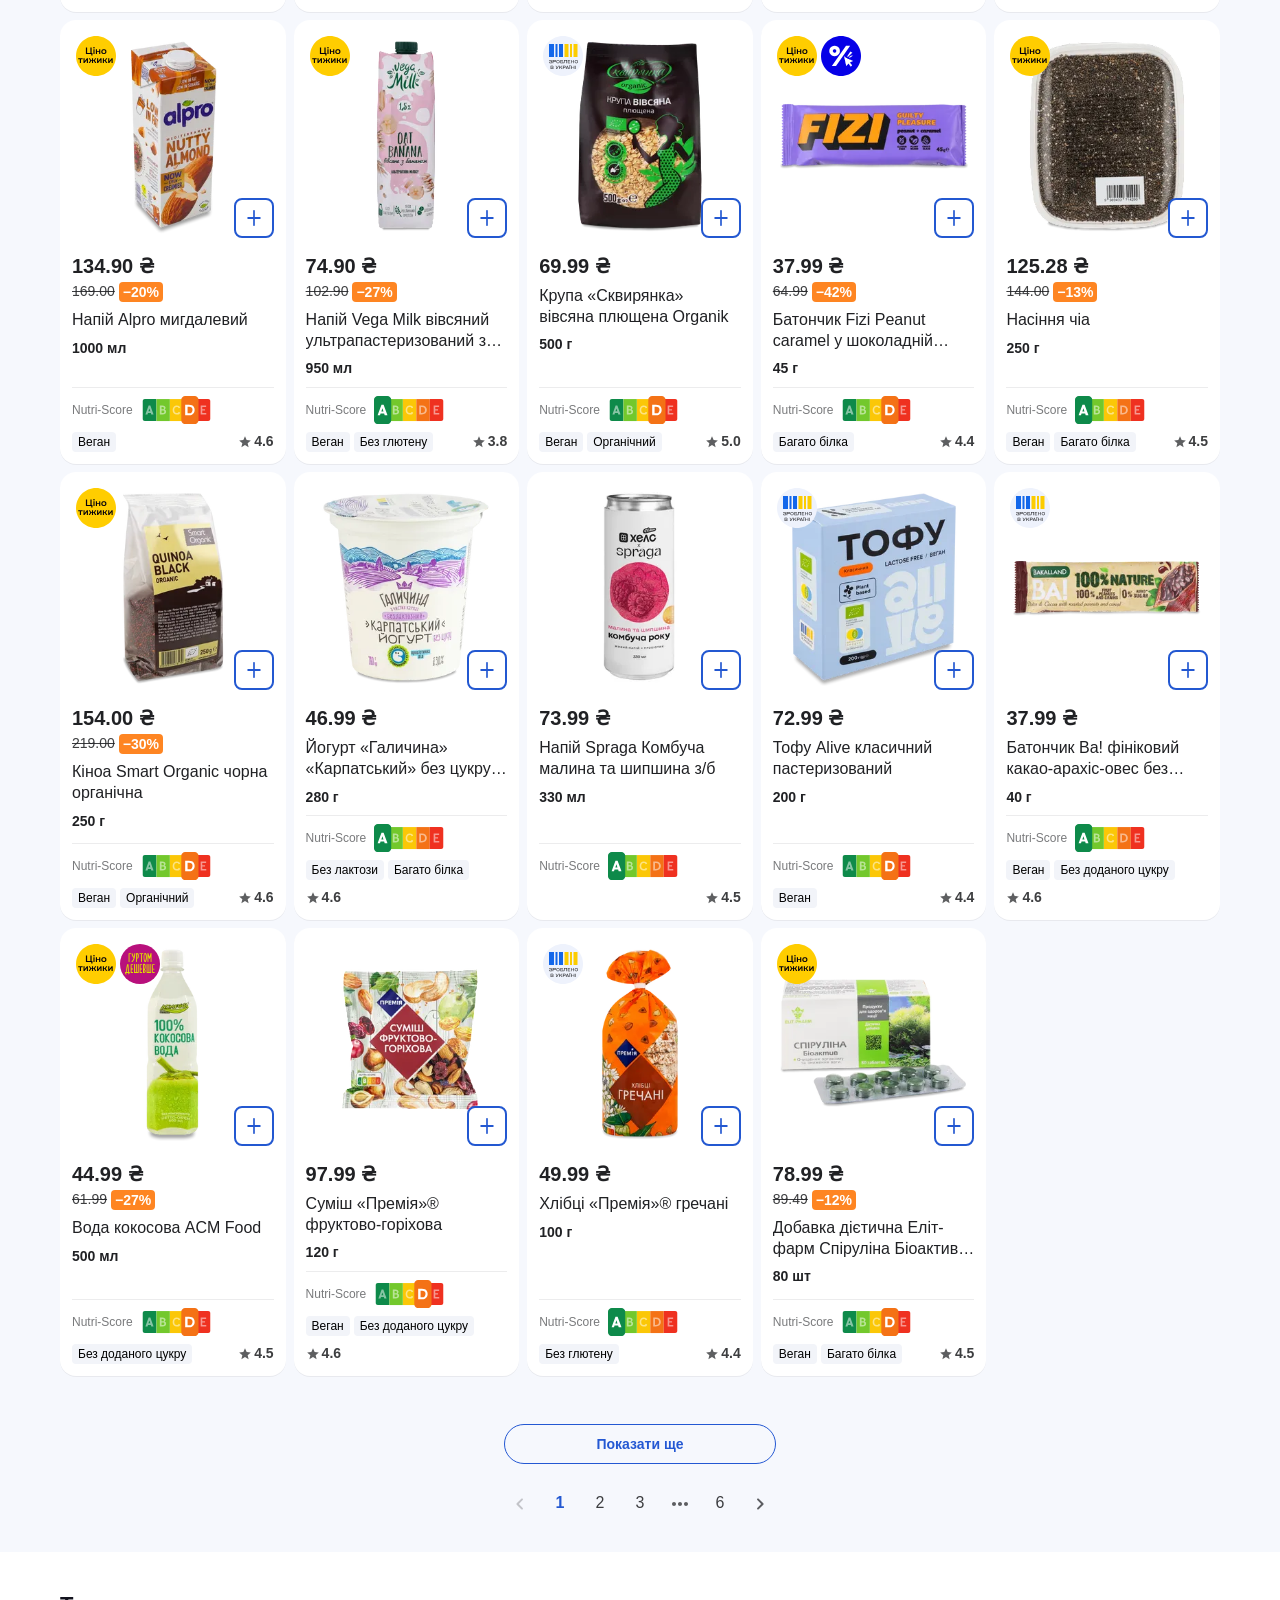
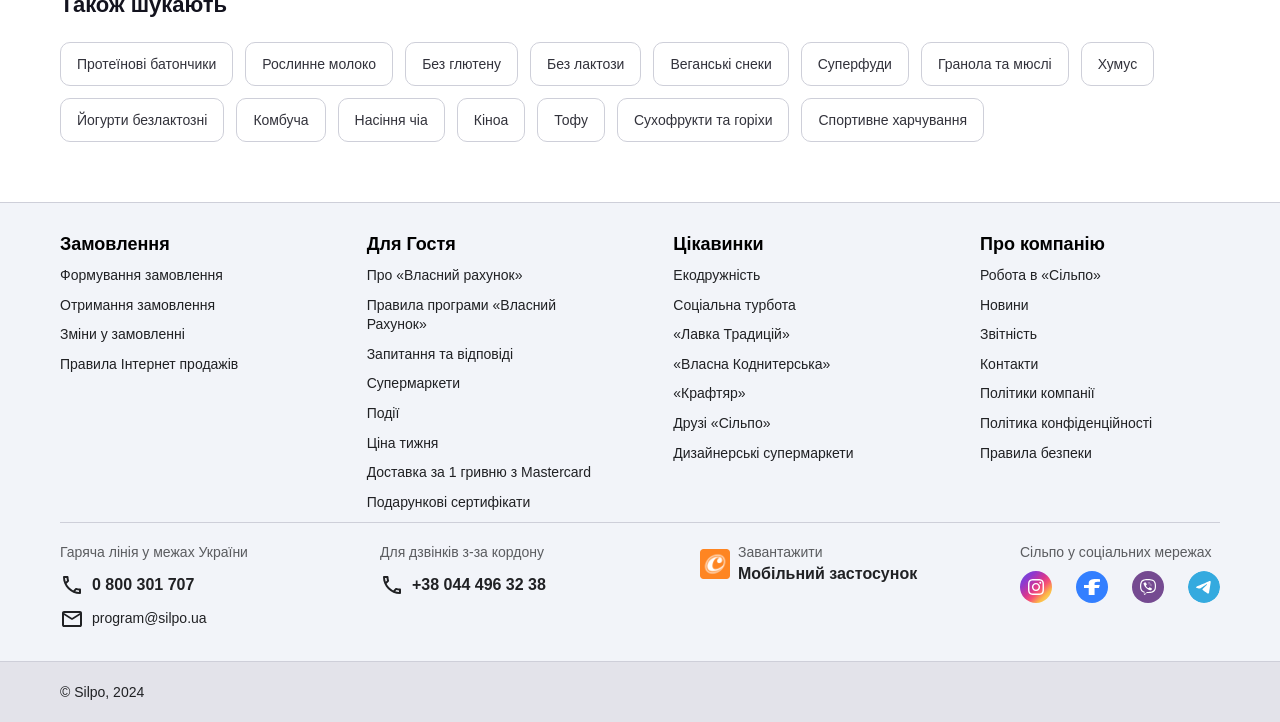
<file: docs/index-3.html>
<!doctype html>
<html lang="uk">
<head>
<meta charset="UTF-8" />
<meta name="viewport" content="width=device-width, initial-scale=1.0" />
<title>Здорове харчування — Сільпо</title>
<link rel="stylesheet" href="styles.css" />
</head>
<body class="listing-plated listing-nutriscore-bottom">
<div class="listing-header-bar">
  <header class="header-row">
    <div class="header-left">
      <div class="header-brand">
        <img class="icon-btn" src="assets/burger-menu.svg" alt="Меню" />
        <img class="logo" src="assets/logo.svg" alt="Сільпо" />
        <div class="all-goods-pill">
          <span class="services-icon"><span></span><span></span><span></span><span></span></span>
          <span class="label">Всі товари</span>
          <img class="icon-btn" src="assets/expand-more.svg" alt="" />
        </div>
      </div>
      <div class="header-search">
        <img class="icon-btn" src="assets/search-icon.svg" alt="" />
        <span>Я шукаю...</span>
      </div>
    </div>
    <div class="header-right">
      <div class="location">
        <div class="location-icon-wrap"><img src="assets/location-icon.svg" alt="" /></div>
        <div class="location-text">
          <div class="line1">Доставка</div>
          <div class="line2">Київ, вул. Раїси Окіпної, 7...</div>
        </div>
      </div>
      <div class="profile">
        <div class="profile-avatar">БА</div>
        <div class="profile-info">
          <div class="name">Байрактар А.</div>
          <div class="balance"><span class="label">Балобонуси:</span><span class="value">33 567</span></div>
        </div>
      </div>
      <button class="header-cart-btn" aria-label="Кошик">
        <img src="assets/cart-outline.svg" alt="" />
        <span>Кошик</span>
      </button>
    </div>

    <div class="header-row-mobile">
      <div class="header-mobile-left">
        <img class="icon-btn" src="assets/burger-menu.svg" alt="Меню" />
        <img class="logo" src="assets/logo.svg" alt="Сільпо" />
        <button class="mobile-icon-btn"><img src="assets/search-icon.svg" alt="Пошук" /></button>
      </div>
      <div class="header-mobile-right">
        <div class="location-mobile">
          <button class="mobile-icon-btn"><img src="assets/location-icon.svg" alt="Доставка" /></button>
          <span class="location-mobile-text">Київ, вул. Раїси Окіпної, 7...</span>
        </div>
        <div class="profile-avatar profile-avatar-mobile">БА</div>
      </div>
    </div>
  </header>
</div>

<div class="page">

  <div class="timeslots">
    <span class="timeslots-label">Привеземо:</span>
    <div class="chip with-icon"><img src="assets/express-default.svg" alt="" />до 59 хв.</div>
    <div class="chip selected">10:30 – 12:00<img class="mobile-only-chevron" src="assets/expand-more-down.svg" alt="" /></div>
    <div class="chip">12:00 – 13:30</div>
    <div class="chip with-tag">14:00 – 15:30 <span class="tag-pill">360º</span></div>
    <div class="chip dropdown">Інший час <img src="assets/expand-more-down.svg" alt="" /></div>
  </div>

  <div class="listing-grey-band">
   <div class="listing-grey-band-inner">

    <section class="banners">
      <div class="banner-content">
        <div class="main-banner">
          <img class="bg bg-desktop" src="assets/main-banner.png" alt="Здорове харчування" />
          <img class="bg bg-mobile" src="assets/main-banner-mobile.png" alt="Здорове харчування" />
          <div class="banner-arrows">
            <span class="banner-arrow prev"><img src="assets/collapse-left.svg" alt="Попередній" /></span>
            <span class="banner-arrow next"><img src="assets/collapse-right.svg" alt="Наступний" /></span>
          </div>
        </div>
      </div>
    </section>

    <nav class="breadcrumbs">
      <a href="#">Головна</a>
      <img src="assets/breadcrumb-chevron.svg" alt="" />
      <span class="current">Здорове харчування</span>
    </nav>

    <div class="category-chips">
      <div class="cat-chip all"><span class="cat-label">Всі</span><span class="cat-count">2282</span></div>
      <div class="cat-chip"><span class="dot"></span><span class="cat-label">Органічна їжа</span><span class="cat-count">644</span></div>
      <div class="cat-chip"><span class="dot"></span><span class="cat-label">Веганські продукти</span><span class="cat-count">958</span></div>
      <div class="cat-chip"><span class="dot"></span><span class="cat-label">Безлактозні продукти</span><span class="cat-count">362</span></div>
      <div class="cat-chip"><span class="dot"></span><span class="cat-label">Безглютенові продукти</span><span class="cat-count">540</span></div>
      <div class="cat-chip"><span class="dot"></span><span class="cat-label">Без доданого цукру</span><span class="cat-count">483</span></div>
      <div class="cat-chip"><span class="dot"></span><span class="cat-label">Дієтичне харчування</span><span class="cat-count">415</span></div>
    </div>

    <div class="filters-sort">
      <button class="filters-btn"><img src="assets/filter-sort.svg" alt="" /><span>Фільтри</span></button>
      <button class="sort-btn"><span>Cпочатку популярні</span><img src="assets/sort-mobile.svg" alt="" /></button>
    </div>

    <div class="filters-sort-mobile">
      <button class="filters-sort-pill">
        <img src="assets/filter-sort.svg" alt="" />
        <span>Фільтри</span>
        <span class="divider"></span>
        <img src="assets/sort-mobile.svg" alt="Сортування" />
      </button>
    </div>

    <div class="page-title"><h1>Здорове харчування</h1></div>

    <section class="product-section" id="product-grid"></section>

    <div class="load-more-section">
      <button class="show-more-btn">Показати ще</button>
      <div class="pagination">
        <span class="page-btn"><img src="assets/chevron-left.svg" alt="Попередня сторінка" /></span>
        <span class="page-btn active">1</span>
        <span class="page-btn">2</span>
        <span class="page-btn">3</span>
        <span class="page-btn"><img src="assets/menu-dots.svg" alt="" /></span>
        <span class="page-btn">6</span>
        <span class="page-btn"><img src="assets/chevron-right.svg" alt="Наступна сторінка" /></span>
      </div>
    </div>

   </div>
  </div>

  <div class="also-searching">
    <h2>Також шукають</h2>
    <div class="tag-cloud">
      <span class="pill">Протеїнові батончики</span>
      <span class="pill">Рослинне молоко</span>
      <span class="pill">Без глютену</span>
      <span class="pill">Без лактози</span>
      <span class="pill">Веганські снеки</span>
      <span class="pill">Суперфуди</span>
      <span class="pill">Гранола та мюслі</span>
      <span class="pill">Хумус</span>
      <span class="pill">Йогурти безлактозні</span>
      <span class="pill">Комбуча</span>
      <span class="pill">Насіння чіа</span>
      <span class="pill">Кіноа</span>
      <span class="pill">Тофу</span>
      <span class="pill">Сухофрукти та горіхи</span>
      <span class="pill">Спортивне харчування</span>
    </div>
  </div>

</div>

<footer class="site-footer">
  <div class="footer-top">
    <div class="footer-top-inner">
      <div class="footer-columns">
        <div class="footer-col">
          <button class="footer-col-toggle" aria-expanded="false">
            <h3>Замовлення</h3>
            <img class="footer-chevron" src="assets/footer-chevron.svg" alt="" />
          </button>
          <div class="footer-col-links">
            <a href="#">Формування замовлення</a>
            <a href="#">Отримання замовлення</a>
            <a href="#">Зміни у замовленні</a>
            <a href="#">Правила Інтернет продажів</a>
          </div>
        </div>
        <div class="footer-col">
          <button class="footer-col-toggle" aria-expanded="false">
            <h3>Для Гостя</h3>
            <img class="footer-chevron" src="assets/footer-chevron.svg" alt="" />
          </button>
          <div class="footer-col-links">
            <a href="#">Про «Власний рахунок»</a>
            <a href="#">Правила програми «Власний Рахунок»</a>
            <a href="#">Запитання та відповіді</a>
            <a href="#">Cупермаркети</a>
            <a href="#">Події</a>
            <a href="#">Ціна тижня</a>
            <a href="#">Доставка за 1 гривню з Masterсard</a>
            <a href="#">Подарункові сертифікати</a>
          </div>
        </div>
        <div class="footer-col">
          <button class="footer-col-toggle" aria-expanded="false">
            <h3>Цікавинки</h3>
            <img class="footer-chevron" src="assets/footer-chevron.svg" alt="" />
          </button>
          <div class="footer-col-links">
            <a href="#">Екодружність</a>
            <a href="#">Соціальна турбота</a>
            <a href="#">«Лавка Традицій»</a>
            <a href="#">«Власна Коднитерська»</a>
            <a href="#">«Крафтяр»</a>
            <a href="#">Друзі «Сільпо»</a>
            <a href="#">Дизайнерські супермаркети</a>
          </div>
        </div>
        <div class="footer-col">
          <button class="footer-col-toggle" aria-expanded="false">
            <h3>Про компанію</h3>
            <img class="footer-chevron" src="assets/footer-chevron.svg" alt="" />
          </button>
          <div class="footer-col-links">
            <a href="#">Робота в «Сільпо»</a>
            <a href="#">Новини</a>
            <a href="#">Звітність</a>
            <a href="#">Контакти</a>
            <a href="#">Політики компанії</a>
            <a href="#">Політика конфіденційності</a>
            <a href="#">Правила безпеки</a>
          </div>
        </div>
      </div>

      <div class="footer-contact-row">
        <div class="footer-call">
          <span class="call-label">Гаряча лінія у межах України</span>
          <span class="call-value"><img src="assets/phone-icon.svg" alt="" /><span>0 800 301 707</span></span>
          <span class="footer-mail"><img src="assets/mail-icon.svg" alt="" /><span>program@silpo.ua</span></span>
        </div>
        <div class="footer-call">
          <span class="call-label">Для дзвінків з-за кордону</span>
          <span class="call-value"><img src="assets/phone-icon.svg" alt="" /><span>+38 044 496 32 38</span></span>
        </div>
        <div class="footer-app">
          <img src="assets/logo-app.png" alt="Сільпо застосунок" />
          <div>
            <div class="app-download">Завантажити</div>
            <div class="app-name">Мобільний застосунок</div>
          </div>
        </div>
        <div class="footer-social">
          <span>Сільпо у соціальних мережах</span>
          <div class="icons">
            <span class="social-icon instagram"><img src="assets/social-instagram-glyph.svg" alt="Instagram" /></span>
            <span class="social-icon facebook"><img src="assets/social-facebook-glyph.svg" alt="Facebook" /></span>
            <span class="social-icon viber"><img src="assets/social-viber-glyph.svg" alt="Viber" /></span>
            <span class="social-icon telegram"><img src="assets/social-fourth.svg" alt="Telegram" /></span>
          </div>
        </div>
      </div>
    </div>
  </div>
  <div class="footer-bottom">
    <div class="footer-bottom-inner"><span>© Silpo, 2024</span></div>
  </div>
</footer>

<script src="common.js"></script>
<script src="products.js"></script>
<script src="script-3.js"></script>
</body>
</html>
</file>
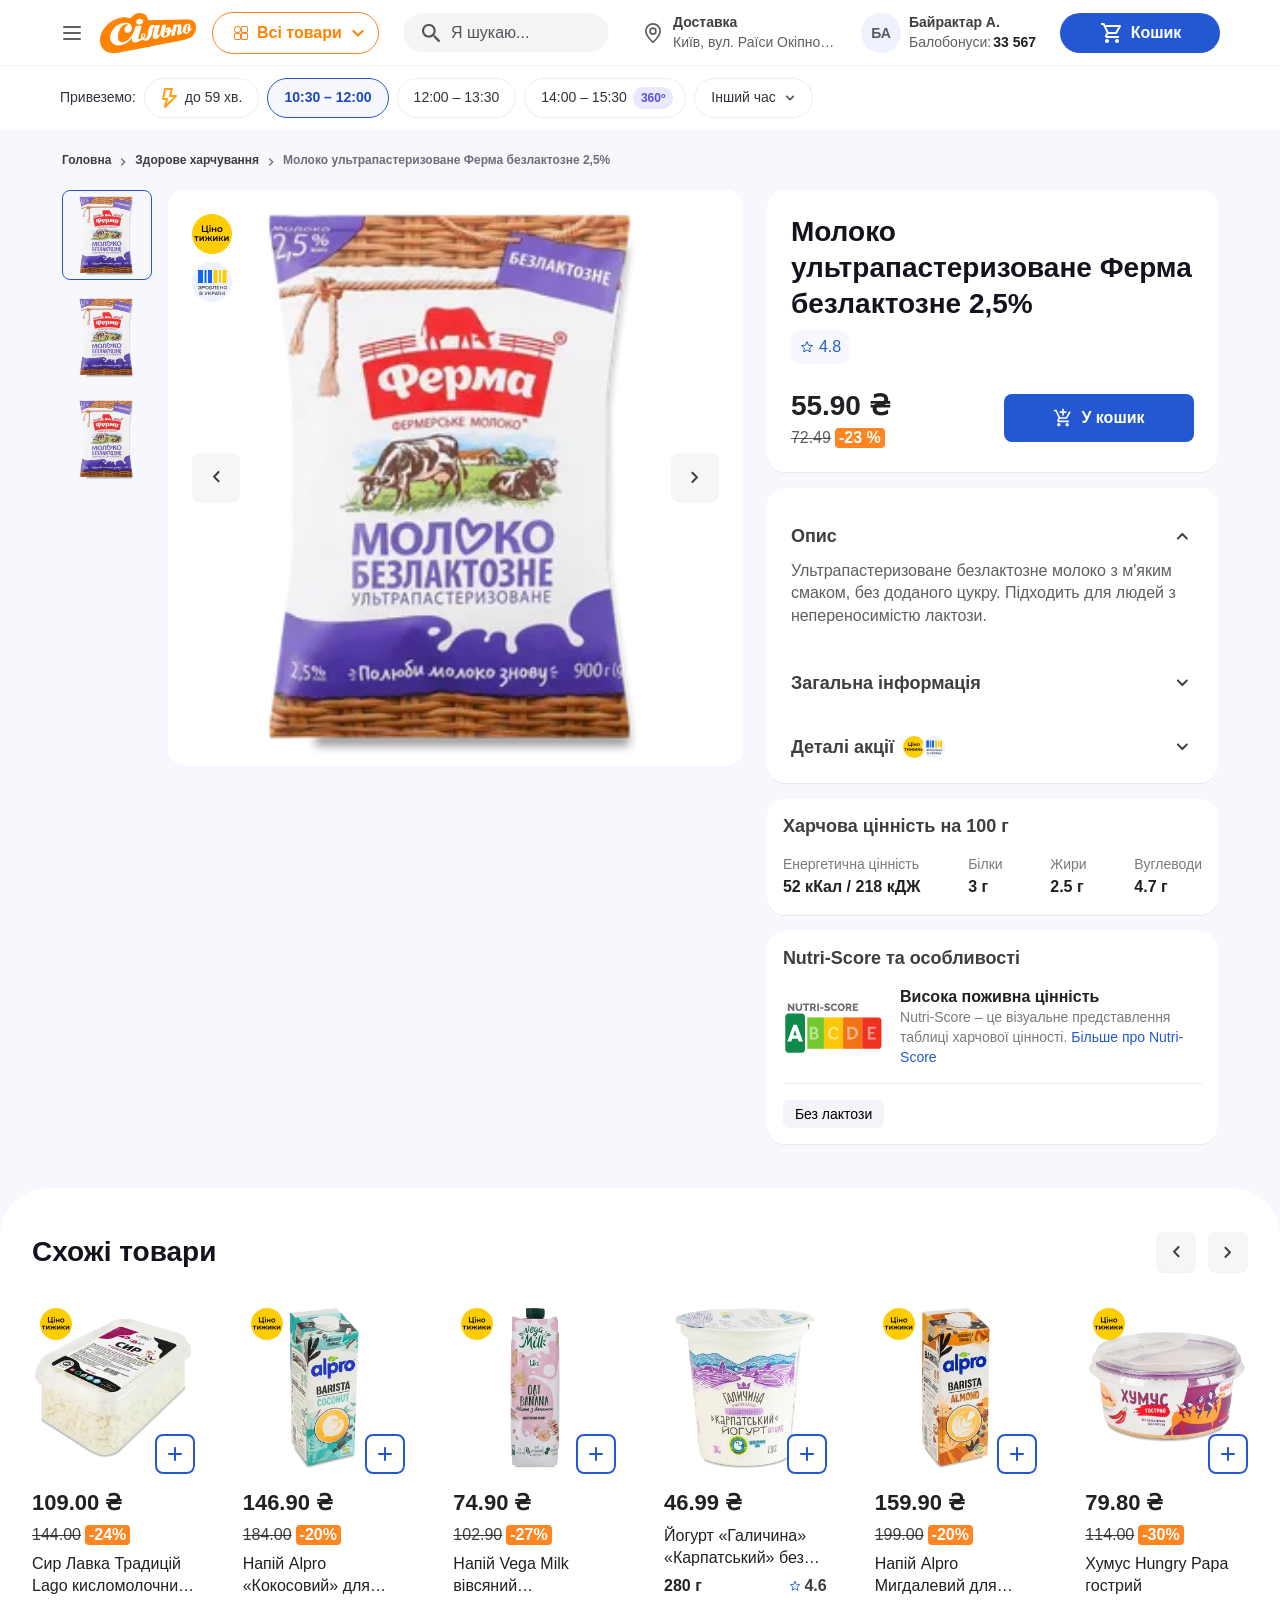
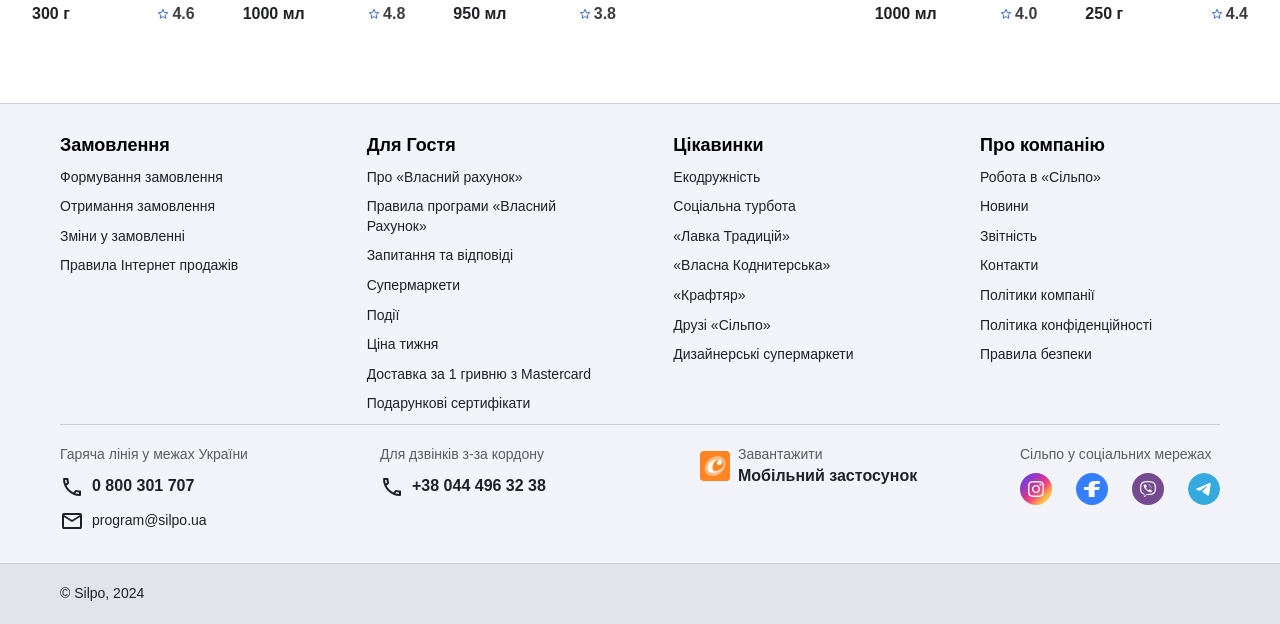
<file: docs/product-3.html>
<!doctype html>
<html lang="uk">
<head>
<meta charset="UTF-8" />
<meta name="viewport" content="width=device-width, initial-scale=1.0" />
<title id="page-title">Товар — Сільпо</title>
<link rel="stylesheet" href="styles.css" />
</head>
<body class="pdp-body pdp-plated">

  <div class="pdp-header-bar">
  <header class="header-row">
    <div class="header-left">
      <div class="header-brand">
        <img class="icon-btn" src="assets/burger-menu.svg" alt="Меню" />
        <img class="logo" src="assets/logo.svg" alt="Сільпо" />
        <div class="all-goods-pill">
          <span class="services-icon"><span></span><span></span><span></span><span></span></span>
          <span class="label">Всі товари</span>
          <img class="icon-btn" src="assets/expand-more.svg" alt="" />
        </div>
      </div>
      <div class="header-search">
        <img class="icon-btn" src="assets/search-icon.svg" alt="" />
        <span>Я шукаю...</span>
      </div>
    </div>
    <div class="header-right">
      <div class="location">
        <div class="location-icon-wrap"><img src="assets/location-icon.svg" alt="" /></div>
        <div class="location-text">
          <div class="line1">Доставка</div>
          <div class="line2">Київ, вул. Раїси Окіпної, 7...</div>
        </div>
      </div>
      <div class="profile">
        <div class="profile-avatar">БА</div>
        <div class="profile-info">
          <div class="name">Байрактар А.</div>
          <div class="balance"><span class="label">Балобонуси:</span><span class="value">33 567</span></div>
        </div>
      </div>
      <button class="header-cart-btn" aria-label="Кошик">
        <img src="assets/cart-outline.svg" alt="" />
        <span>Кошик</span>
      </button>
    </div>

    <div class="header-row-mobile">
      <div class="header-mobile-left">
        <img class="icon-btn" src="assets/burger-menu.svg" alt="Меню" />
        <img class="logo" src="assets/logo.svg" alt="Сільпо" />
        <button class="mobile-icon-btn"><img src="assets/search-icon.svg" alt="Пошук" /></button>
      </div>
      <div class="header-mobile-right">
        <div class="location-mobile">
          <button class="mobile-icon-btn"><img src="assets/location-icon.svg" alt="Доставка" /></button>
          <span class="location-mobile-text">Київ, вул. Раїси Окіпної, 7...</span>
        </div>
        <div class="profile-avatar profile-avatar-mobile">БА</div>
      </div>
    </div>
  </header>
  </div>

  <div class="pdp-timeslots-bar">
  <div class="timeslots">
    <span class="timeslots-label">Привеземо:</span>
    <div class="chip with-icon"><img src="assets/express-default.svg" alt="" />до 59 хв.</div>
    <div class="chip selected">10:30 – 12:00<img class="mobile-only-chevron" src="assets/expand-more-down.svg" alt="" /></div>
    <div class="chip">12:00 – 13:30</div>
    <div class="chip with-tag">14:00 – 15:30 <span class="tag-pill">360º</span></div>
    <div class="chip dropdown">Інший час <img src="assets/expand-more-down.svg" alt="" /></div>
  </div>
  </div>

  <section class="pdp-hero">
   <div class="pdp-hero-content">
    <nav class="pdp-breadcrumbs">
      <a href="index-3.html">Головна</a>
      <img src="assets/breadcrumb-chevron.svg" class="pdp-breadcrumb-chevron" alt="" />
      <a href="index-3.html">Здорове харчування</a>
      <img src="assets/breadcrumb-chevron.svg" class="pdp-breadcrumb-chevron" alt="" />
      <span class="pdp-crumb-current" id="crumb-current"></span>
    </nav>
    <div class="pdp-hero-inner">
    <div class="pdp-gallery">
      <div class="pdp-thumbs" id="pdp-thumbs"></div>
      <div class="pdp-main-photo">
        <img id="pdp-main-img" src="" alt="" />
        <div class="pdp-photo-badges" id="pdp-photo-badges"></div>
        <div class="pdp-photo-nav">
          <button class="pdp-nav-btn prev"><img src="assets/pdp/pdp-collapse-nav.svg" alt="Попереднє фото" /></button>
          <button class="pdp-nav-btn next"><img src="assets/pdp/pdp-collapse-nav.svg" alt="Наступне фото" /></button>
        </div>
      </div>
    </div>

    <div class="pdp-info">
      <div class="pdp-details-card">
        <div class="pdp-title-block">
          <h1 class="pdp-title" id="pdp-title"></h1>
          <div class="pdp-rating">
            <img src="assets/pdp/pdp-star.svg" alt="" />
            <span id="pdp-rating-text"></span>
          </div>
        </div>
        <div class="pdp-price-buy">
          <div class="pdp-price-box">
            <div class="pdp-price" id="pdp-price"></div>
            <div class="pdp-discount-row" id="pdp-discount-row">
              <span class="pdp-old-price" id="pdp-old-price"></span>
              <span class="pdp-discount-tag" id="pdp-discount-tag"></span>
            </div>
          </div>
          <button class="pdp-buy-btn">
            <img src="assets/pdp/pdp-minus.svg" alt="" />
            <span>У кошик</span>
          </button>
        </div>
      </div>

      <div class="pdp-accordions-card">
        <div class="pdp-accordion open">
          <button class="pdp-accordion-toggle" aria-expanded="true">
            <span class="pdp-accordion-title">Опис</span>
            <img class="pdp-accordion-chevron" src="assets/pdp/pdp-collapse.svg" alt="" />
          </button>
          <div class="pdp-accordion-content">
            <div class="pdp-promo-row">
              <div class="pdp-promo-text">
                <p id="pdp-description"></p>
              </div>
            </div>
          </div>
        </div>

        <div class="pdp-accordion">
          <button class="pdp-accordion-toggle" aria-expanded="false">
            <span class="pdp-accordion-title">Загальна інформація</span>
            <img class="pdp-accordion-chevron" src="assets/pdp/pdp-collapse.svg" alt="" />
          </button>
          <div class="pdp-accordion-content">
            <div class="pdp-info-row"><span class="pdp-info-label">Країна</span><span class="pdp-info-value" id="pdp-country"></span></div>
            <div class="pdp-info-row"><span class="pdp-info-label">Торгова марка</span><span class="pdp-info-value" id="pdp-brand"></span></div>
            <div class="pdp-info-row"><span class="pdp-info-label">Кількість одиниць</span><span class="pdp-info-value" id="pdp-units"></span></div>
          </div>
        </div>

        <div class="pdp-accordion" id="pdp-promo-accordion">
          <button class="pdp-accordion-toggle" aria-expanded="false">
            <span class="pdp-accordion-title">Деталі акції</span>
            <span class="pdp-accordion-badges" id="pdp-accordion-badges"></span>
            <img class="pdp-accordion-chevron" src="assets/pdp/pdp-collapse.svg" alt="" />
          </button>
          <div class="pdp-accordion-content" id="pdp-promo-rows"></div>
        </div>
      </div>

      <div class="pdp-nutrients-card">
        <p class="pdp-nutrients-title">Харчова цінність на 100 г</p>
        <div class="pdp-nutrients-table">
          <div class="pdp-nutrients-value">
            <span class="pdp-nutrients-label">Енергетична цінність</span>
            <span class="pdp-nutrients-amount" id="pdp-nutrients-energy"></span>
          </div>
          <div class="pdp-nutrients-value">
            <span class="pdp-nutrients-label">Білки</span>
            <span class="pdp-nutrients-amount" id="pdp-nutrients-protein"></span>
          </div>
          <div class="pdp-nutrients-value">
            <span class="pdp-nutrients-label">Жири</span>
            <span class="pdp-nutrients-amount" id="pdp-nutrients-fat"></span>
          </div>
          <div class="pdp-nutrients-value">
            <span class="pdp-nutrients-label">Вуглеводи</span>
            <span class="pdp-nutrients-amount" id="pdp-nutrients-carbs"></span>
          </div>
        </div>
      </div>

      <div class="pdp-nutrients-card">
        <p class="pdp-nutrients-title">Nutri-Score та особливості</p>
        <div class="pdp-nutrients-score-row" id="pdp-nutrients-score-row"></div>
        <div class="pdp-nutrients-tags-row" id="pdp-nutrients-tags"></div>
      </div>
    </div>
   </div>
   </div>
  </section>

  <section class="pdp-similar">
    <div class="pdp-similar-header">
      <h2>Схожі товари</h2>
      <div class="pdp-similar-nav">
        <button class="pdp-nav-btn small prev"><img src="assets/pdp/pdp-collapse.svg" alt="Попередні" /></button>
        <button class="pdp-nav-btn small next"><img src="assets/pdp/pdp-collapse.svg" alt="Наступні" /></button>
      </div>
    </div>
    <div class="pdp-similar-grid" id="pdp-similar-grid"></div>
  </section>

<footer class="site-footer">
  <div class="footer-top">
    <div class="footer-top-inner">
      <div class="footer-columns">
        <div class="footer-col">
          <button class="footer-col-toggle" aria-expanded="false">
            <h3>Замовлення</h3>
            <img class="footer-chevron" src="assets/footer-chevron.svg" alt="" />
          </button>
          <div class="footer-col-links">
            <a href="#">Формування замовлення</a>
            <a href="#">Отримання замовлення</a>
            <a href="#">Зміни у замовленні</a>
            <a href="#">Правила Інтернет продажів</a>
          </div>
        </div>
        <div class="footer-col">
          <button class="footer-col-toggle" aria-expanded="false">
            <h3>Для Гостя</h3>
            <img class="footer-chevron" src="assets/footer-chevron.svg" alt="" />
          </button>
          <div class="footer-col-links">
            <a href="#">Про «Власний рахунок»</a>
            <a href="#">Правила програми «Власний Рахунок»</a>
            <a href="#">Запитання та відповіді</a>
            <a href="#">Cупермаркети</a>
            <a href="#">Події</a>
            <a href="#">Ціна тижня</a>
            <a href="#">Доставка за 1 гривню з Masterсard</a>
            <a href="#">Подарункові сертифікати</a>
          </div>
        </div>
        <div class="footer-col">
          <button class="footer-col-toggle" aria-expanded="false">
            <h3>Цікавинки</h3>
            <img class="footer-chevron" src="assets/footer-chevron.svg" alt="" />
          </button>
          <div class="footer-col-links">
            <a href="#">Екодружність</a>
            <a href="#">Соціальна турбота</a>
            <a href="#">«Лавка Традицій»</a>
            <a href="#">«Власна Коднитерська»</a>
            <a href="#">«Крафтяр»</a>
            <a href="#">Друзі «Сільпо»</a>
            <a href="#">Дизайнерські супермаркети</a>
          </div>
        </div>
        <div class="footer-col">
          <button class="footer-col-toggle" aria-expanded="false">
            <h3>Про компанію</h3>
            <img class="footer-chevron" src="assets/footer-chevron.svg" alt="" />
          </button>
          <div class="footer-col-links">
            <a href="#">Робота в «Сільпо»</a>
            <a href="#">Новини</a>
            <a href="#">Звітність</a>
            <a href="#">Контакти</a>
            <a href="#">Політики компанії</a>
            <a href="#">Політика конфіденційності</a>
            <a href="#">Правила безпеки</a>
          </div>
        </div>
      </div>

      <div class="footer-contact-row">
        <div class="footer-call">
          <span class="call-label">Гаряча лінія у межах України</span>
          <span class="call-value"><img src="assets/phone-icon.svg" alt="" /><span>0 800 301 707</span></span>
          <span class="footer-mail"><img src="assets/mail-icon.svg" alt="" /><span>program@silpo.ua</span></span>
        </div>
        <div class="footer-call">
          <span class="call-label">Для дзвінків з-за кордону</span>
          <span class="call-value"><img src="assets/phone-icon.svg" alt="" /><span>+38 044 496 32 38</span></span>
        </div>
        <div class="footer-app">
          <img src="assets/logo-app.png" alt="Сільпо застосунок" />
          <div>
            <div class="app-download">Завантажити</div>
            <div class="app-name">Мобільний застосунок</div>
          </div>
        </div>
        <div class="footer-social">
          <span>Сільпо у соціальних мережах</span>
          <div class="icons">
            <span class="social-icon instagram"><img src="assets/social-instagram-glyph.svg" alt="Instagram" /></span>
            <span class="social-icon facebook"><img src="assets/social-facebook-glyph.svg" alt="Facebook" /></span>
            <span class="social-icon viber"><img src="assets/social-viber-glyph.svg" alt="Viber" /></span>
            <span class="social-icon telegram"><img src="assets/social-fourth.svg" alt="Telegram" /></span>
          </div>
        </div>
      </div>
    </div>
  </div>
  <div class="footer-bottom">
    <div class="footer-bottom-inner"><span>© Silpo, 2024</span></div>
  </div>
</footer>

<div class="pdp-sticky-bar">
  <div class="pdp-price-box">
    <div class="pdp-price" id="sticky-price"></div>
    <div class="pdp-discount-row" id="sticky-discount-row">
      <span class="pdp-old-price" id="sticky-old-price"></span>
      <span class="pdp-discount-tag" id="sticky-discount-tag"></span>
    </div>
  </div>
  <button class="pdp-buy-btn">
    <img src="assets/pdp/pdp-minus.svg" alt="" />
    <span>У кошик</span>
  </button>
</div>

<div class="pdp-cart-bubble">
  <span class="pdp-cart-icon-wrap">
    <img src="assets/pdp/cart-icon.svg" alt="" />
    <span class="pdp-cart-badge">6</span>
  </span>
  <span class="pdp-cart-total">123.00 грн</span>
</div>

<script src="common.js"></script>
<script src="products.js"></script>
<script src="pdp-3.js"></script>
</body>
</html>
</file>
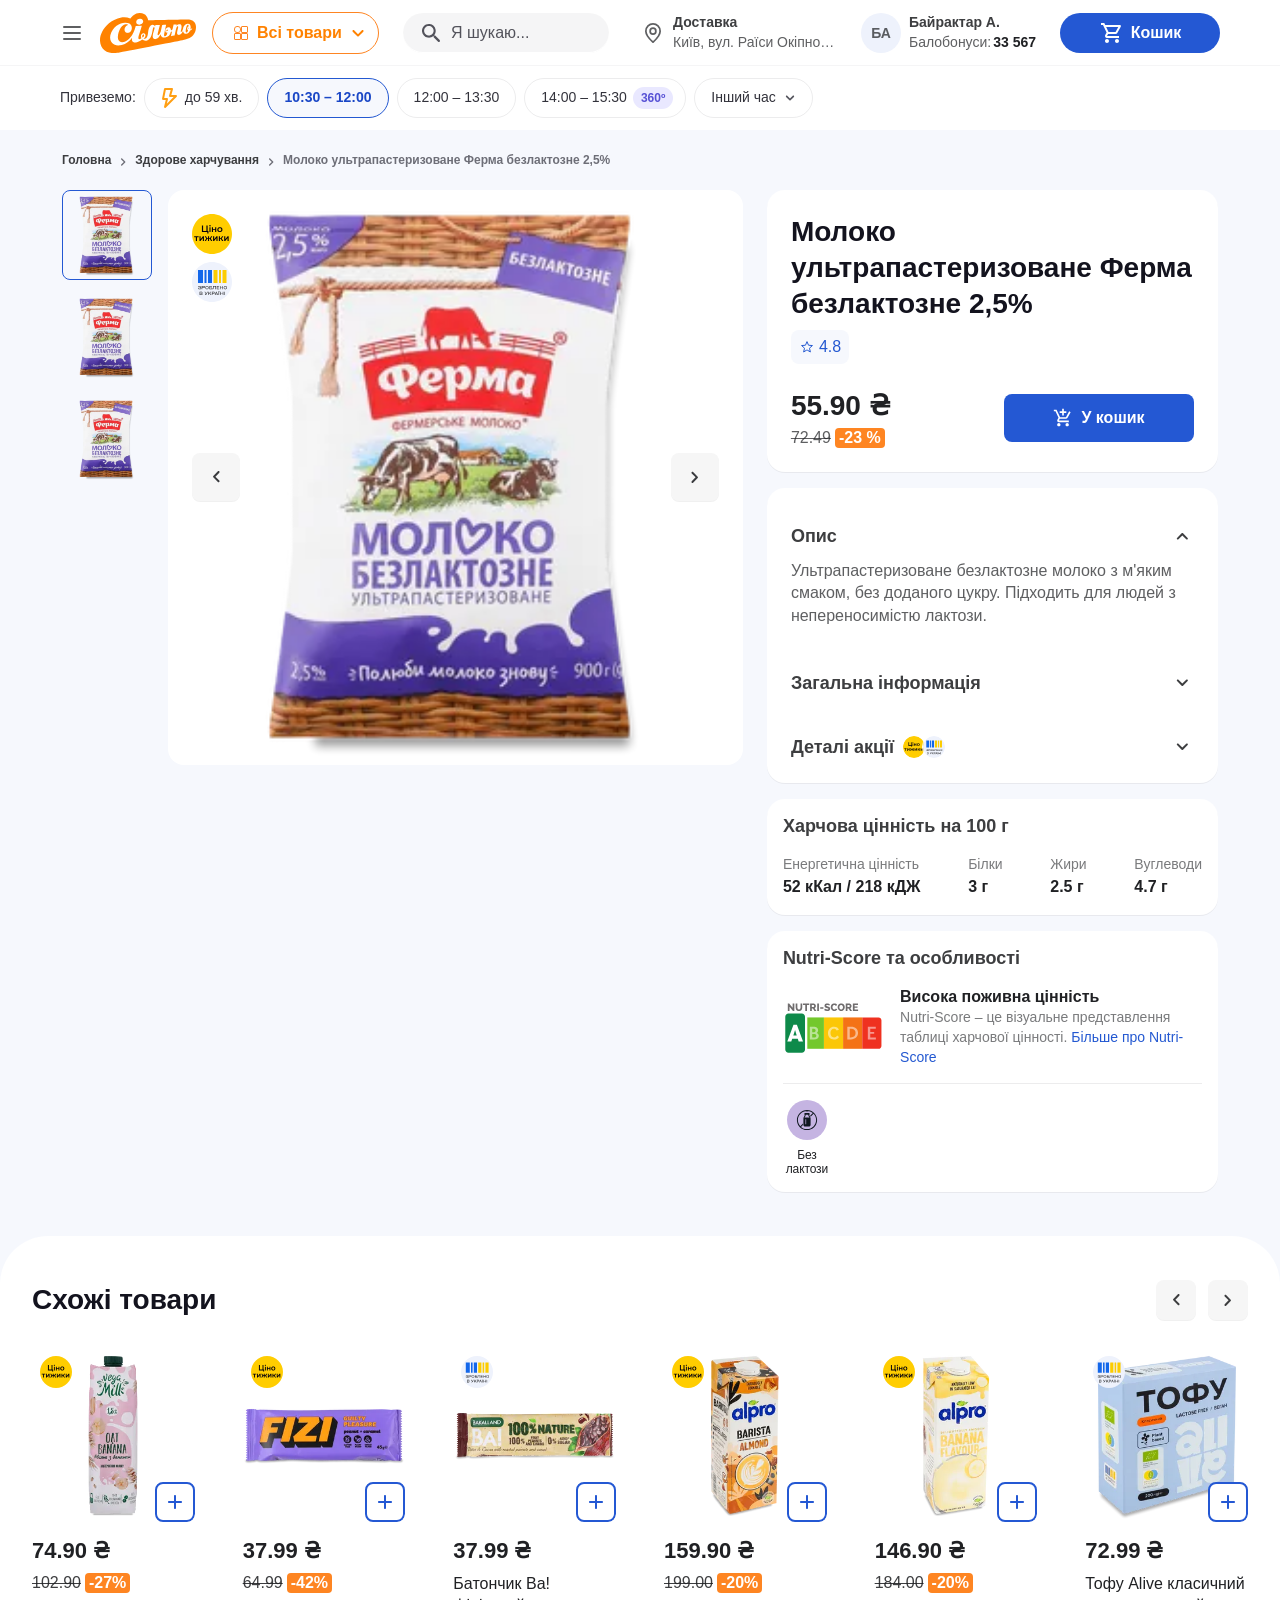
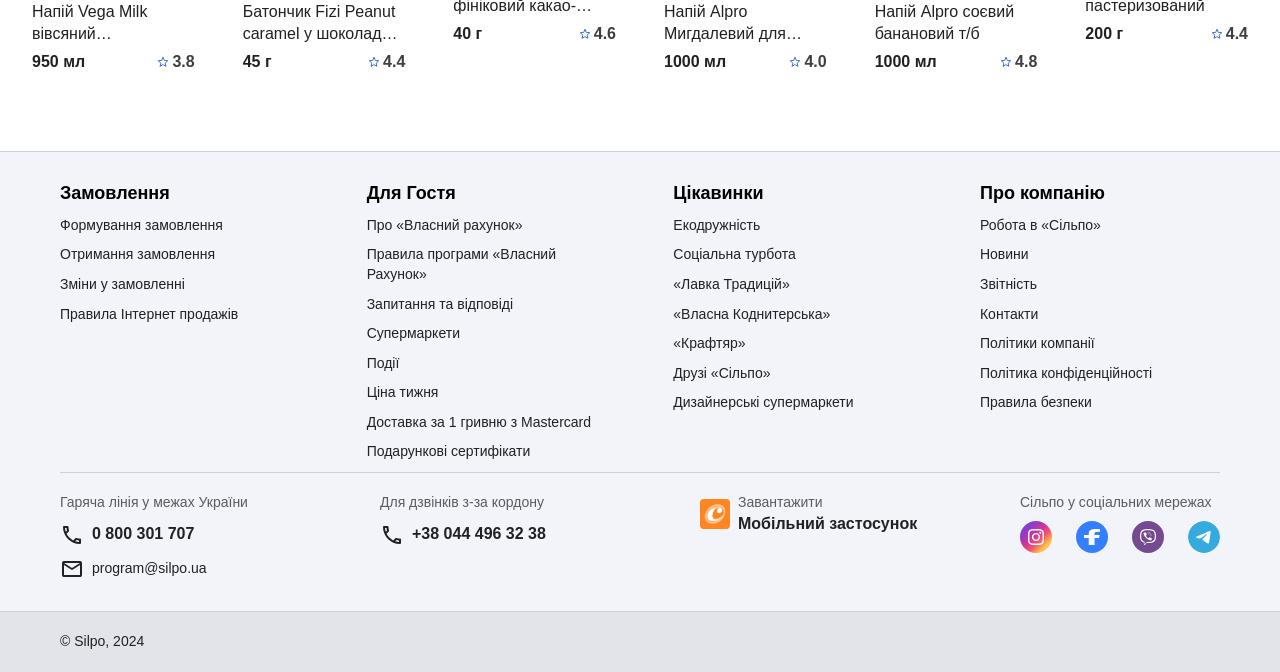
<file: docs/product.html>
<!doctype html>
<html lang="uk">
<head>
<meta charset="UTF-8" />
<meta name="viewport" content="width=device-width, initial-scale=1.0" />
<title id="page-title">Товар — Сільпо</title>
<link rel="stylesheet" href="styles.css" />
</head>
<body class="pdp-body">

  <div class="pdp-header-bar">
  <header class="header-row">
    <div class="header-left">
      <div class="header-brand">
        <img class="icon-btn" src="assets/burger-menu.svg" alt="Меню" />
        <img class="logo" src="assets/logo.svg" alt="Сільпо" />
        <div class="all-goods-pill">
          <span class="services-icon"><span></span><span></span><span></span><span></span></span>
          <span class="label">Всі товари</span>
          <img class="icon-btn" src="assets/expand-more.svg" alt="" />
        </div>
      </div>
      <div class="header-search">
        <img class="icon-btn" src="assets/search-icon.svg" alt="" />
        <span>Я шукаю...</span>
      </div>
    </div>
    <div class="header-right">
      <div class="location">
        <div class="location-icon-wrap"><img src="assets/location-icon.svg" alt="" /></div>
        <div class="location-text">
          <div class="line1">Доставка</div>
          <div class="line2">Київ, вул. Раїси Окіпної, 7...</div>
        </div>
      </div>
      <div class="profile">
        <div class="profile-avatar">БА</div>
        <div class="profile-info">
          <div class="name">Байрактар А.</div>
          <div class="balance"><span class="label">Балобонуси:</span><span class="value">33 567</span></div>
        </div>
      </div>
      <button class="header-cart-btn" aria-label="Кошик">
        <img src="assets/cart-outline.svg" alt="" />
        <span>Кошик</span>
      </button>
    </div>

    <div class="header-row-mobile">
      <div class="header-mobile-left">
        <img class="icon-btn" src="assets/burger-menu.svg" alt="Меню" />
        <img class="logo" src="assets/logo.svg" alt="Сільпо" />
        <button class="mobile-icon-btn"><img src="assets/search-icon.svg" alt="Пошук" /></button>
      </div>
      <div class="header-mobile-right">
        <div class="location-mobile">
          <button class="mobile-icon-btn"><img src="assets/location-icon.svg" alt="Доставка" /></button>
          <span class="location-mobile-text">Київ, вул. Раїси Окіпної, 7...</span>
        </div>
        <div class="profile-avatar profile-avatar-mobile">БА</div>
      </div>
    </div>
  </header>
  </div>

  <div class="pdp-timeslots-bar">
  <div class="timeslots">
    <span class="timeslots-label">Привеземо:</span>
    <div class="chip with-icon"><img src="assets/express-default.svg" alt="" />до 59 хв.</div>
    <div class="chip selected">10:30 – 12:00<img class="mobile-only-chevron" src="assets/expand-more-down.svg" alt="" /></div>
    <div class="chip">12:00 – 13:30</div>
    <div class="chip with-tag">14:00 – 15:30 <span class="tag-pill">360º</span></div>
    <div class="chip dropdown">Інший час <img src="assets/expand-more-down.svg" alt="" /></div>
  </div>
  </div>

  <section class="pdp-hero">
   <div class="pdp-hero-content">
    <nav class="pdp-breadcrumbs">
      <a href="index.html">Головна</a>
      <img src="assets/breadcrumb-chevron.svg" class="pdp-breadcrumb-chevron" alt="" />
      <a href="index.html">Здорове харчування</a>
      <img src="assets/breadcrumb-chevron.svg" class="pdp-breadcrumb-chevron" alt="" />
      <span class="pdp-crumb-current" id="crumb-current"></span>
    </nav>
    <div class="pdp-hero-inner">
    <div class="pdp-gallery">
      <div class="pdp-thumbs" id="pdp-thumbs"></div>
      <div class="pdp-main-photo">
        <img id="pdp-main-img" src="" alt="" />
        <div class="pdp-photo-badges" id="pdp-photo-badges"></div>
        <div class="pdp-photo-nav">
          <button class="pdp-nav-btn prev"><img src="assets/pdp/pdp-collapse-nav.svg" alt="Попереднє фото" /></button>
          <button class="pdp-nav-btn next"><img src="assets/pdp/pdp-collapse-nav.svg" alt="Наступне фото" /></button>
        </div>
      </div>
    </div>

    <div class="pdp-info">
      <div class="pdp-details-card">
        <div class="pdp-title-block">
          <h1 class="pdp-title" id="pdp-title"></h1>
          <div class="pdp-rating">
            <img src="assets/pdp/pdp-star.svg" alt="" />
            <span id="pdp-rating-text"></span>
          </div>
        </div>
        <div class="pdp-price-buy">
          <div class="pdp-price-box">
            <div class="pdp-price" id="pdp-price"></div>
            <div class="pdp-discount-row" id="pdp-discount-row">
              <span class="pdp-old-price" id="pdp-old-price"></span>
              <span class="pdp-discount-tag" id="pdp-discount-tag"></span>
            </div>
          </div>
          <button class="pdp-buy-btn">
            <img src="assets/pdp/pdp-minus.svg" alt="" />
            <span>У кошик</span>
          </button>
        </div>
      </div>

      <div class="pdp-accordions-card">
        <div class="pdp-accordion open">
          <button class="pdp-accordion-toggle" aria-expanded="true">
            <span class="pdp-accordion-title">Опис</span>
            <img class="pdp-accordion-chevron" src="assets/pdp/pdp-collapse.svg" alt="" />
          </button>
          <div class="pdp-accordion-content">
            <div class="pdp-promo-row">
              <div class="pdp-promo-text">
                <p id="pdp-description"></p>
              </div>
            </div>
          </div>
        </div>

        <div class="pdp-accordion">
          <button class="pdp-accordion-toggle" aria-expanded="false">
            <span class="pdp-accordion-title">Загальна інформація</span>
            <img class="pdp-accordion-chevron" src="assets/pdp/pdp-collapse.svg" alt="" />
          </button>
          <div class="pdp-accordion-content">
            <div class="pdp-info-row"><span class="pdp-info-label">Країна</span><span class="pdp-info-value" id="pdp-country"></span></div>
            <div class="pdp-info-row"><span class="pdp-info-label">Торгова марка</span><span class="pdp-info-value" id="pdp-brand"></span></div>
            <div class="pdp-info-row"><span class="pdp-info-label">Кількість одиниць</span><span class="pdp-info-value" id="pdp-units"></span></div>
          </div>
        </div>

        <div class="pdp-accordion" id="pdp-promo-accordion">
          <button class="pdp-accordion-toggle" aria-expanded="false">
            <span class="pdp-accordion-title">Деталі акції</span>
            <span class="pdp-accordion-badges" id="pdp-accordion-badges"></span>
            <img class="pdp-accordion-chevron" src="assets/pdp/pdp-collapse.svg" alt="" />
          </button>
          <div class="pdp-accordion-content" id="pdp-promo-rows"></div>
        </div>
      </div>

      <div class="pdp-nutrients-card">
        <p class="pdp-nutrients-title">Харчова цінність на 100 г</p>
        <div class="pdp-nutrients-table">
          <div class="pdp-nutrients-value">
            <span class="pdp-nutrients-label">Енергетична цінність</span>
            <span class="pdp-nutrients-amount" id="pdp-nutrients-energy"></span>
          </div>
          <div class="pdp-nutrients-value">
            <span class="pdp-nutrients-label">Білки</span>
            <span class="pdp-nutrients-amount" id="pdp-nutrients-protein"></span>
          </div>
          <div class="pdp-nutrients-value">
            <span class="pdp-nutrients-label">Жири</span>
            <span class="pdp-nutrients-amount" id="pdp-nutrients-fat"></span>
          </div>
          <div class="pdp-nutrients-value">
            <span class="pdp-nutrients-label">Вуглеводи</span>
            <span class="pdp-nutrients-amount" id="pdp-nutrients-carbs"></span>
          </div>
        </div>
      </div>

      <div class="pdp-nutrients-card">
        <p class="pdp-nutrients-title">Nutri-Score та особливості</p>
        <div class="pdp-nutrients-score-row" id="pdp-nutrients-score-row"></div>
        <div class="pdp-nutrients-tags-row" id="pdp-nutrients-tags"></div>
      </div>
    </div>
   </div>
   </div>
  </section>

  <section class="pdp-similar">
    <div class="pdp-similar-header">
      <h2>Схожі товари</h2>
      <div class="pdp-similar-nav">
        <button class="pdp-nav-btn small prev"><img src="assets/pdp/pdp-collapse.svg" alt="Попередні" /></button>
        <button class="pdp-nav-btn small next"><img src="assets/pdp/pdp-collapse.svg" alt="Наступні" /></button>
      </div>
    </div>
    <div class="pdp-similar-grid" id="pdp-similar-grid"></div>
  </section>

<footer class="site-footer">
  <div class="footer-top">
    <div class="footer-top-inner">
      <div class="footer-columns">
        <div class="footer-col">
          <button class="footer-col-toggle" aria-expanded="false">
            <h3>Замовлення</h3>
            <img class="footer-chevron" src="assets/footer-chevron.svg" alt="" />
          </button>
          <div class="footer-col-links">
            <a href="#">Формування замовлення</a>
            <a href="#">Отримання замовлення</a>
            <a href="#">Зміни у замовленні</a>
            <a href="#">Правила Інтернет продажів</a>
          </div>
        </div>
        <div class="footer-col">
          <button class="footer-col-toggle" aria-expanded="false">
            <h3>Для Гостя</h3>
            <img class="footer-chevron" src="assets/footer-chevron.svg" alt="" />
          </button>
          <div class="footer-col-links">
            <a href="#">Про «Власний рахунок»</a>
            <a href="#">Правила програми «Власний Рахунок»</a>
            <a href="#">Запитання та відповіді</a>
            <a href="#">Cупермаркети</a>
            <a href="#">Події</a>
            <a href="#">Ціна тижня</a>
            <a href="#">Доставка за 1 гривню з Masterсard</a>
            <a href="#">Подарункові сертифікати</a>
          </div>
        </div>
        <div class="footer-col">
          <button class="footer-col-toggle" aria-expanded="false">
            <h3>Цікавинки</h3>
            <img class="footer-chevron" src="assets/footer-chevron.svg" alt="" />
          </button>
          <div class="footer-col-links">
            <a href="#">Екодружність</a>
            <a href="#">Соціальна турбота</a>
            <a href="#">«Лавка Традицій»</a>
            <a href="#">«Власна Коднитерська»</a>
            <a href="#">«Крафтяр»</a>
            <a href="#">Друзі «Сільпо»</a>
            <a href="#">Дизайнерські супермаркети</a>
          </div>
        </div>
        <div class="footer-col">
          <button class="footer-col-toggle" aria-expanded="false">
            <h3>Про компанію</h3>
            <img class="footer-chevron" src="assets/footer-chevron.svg" alt="" />
          </button>
          <div class="footer-col-links">
            <a href="#">Робота в «Сільпо»</a>
            <a href="#">Новини</a>
            <a href="#">Звітність</a>
            <a href="#">Контакти</a>
            <a href="#">Політики компанії</a>
            <a href="#">Політика конфіденційності</a>
            <a href="#">Правила безпеки</a>
          </div>
        </div>
      </div>

      <div class="footer-contact-row">
        <div class="footer-call">
          <span class="call-label">Гаряча лінія у межах України</span>
          <span class="call-value"><img src="assets/phone-icon.svg" alt="" /><span>0 800 301 707</span></span>
          <span class="footer-mail"><img src="assets/mail-icon.svg" alt="" /><span>program@silpo.ua</span></span>
        </div>
        <div class="footer-call">
          <span class="call-label">Для дзвінків з-за кордону</span>
          <span class="call-value"><img src="assets/phone-icon.svg" alt="" /><span>+38 044 496 32 38</span></span>
        </div>
        <div class="footer-app">
          <img src="assets/logo-app.png" alt="Сільпо застосунок" />
          <div>
            <div class="app-download">Завантажити</div>
            <div class="app-name">Мобільний застосунок</div>
          </div>
        </div>
        <div class="footer-social">
          <span>Сільпо у соціальних мережах</span>
          <div class="icons">
            <span class="social-icon instagram"><img src="assets/social-instagram-glyph.svg" alt="Instagram" /></span>
            <span class="social-icon facebook"><img src="assets/social-facebook-glyph.svg" alt="Facebook" /></span>
            <span class="social-icon viber"><img src="assets/social-viber-glyph.svg" alt="Viber" /></span>
            <span class="social-icon telegram"><img src="assets/social-fourth.svg" alt="Telegram" /></span>
          </div>
        </div>
      </div>
    </div>
  </div>
  <div class="footer-bottom">
    <div class="footer-bottom-inner"><span>© Silpo, 2024</span></div>
  </div>
</footer>

<div class="pdp-sticky-bar">
  <div class="pdp-price-box">
    <div class="pdp-price" id="sticky-price"></div>
    <div class="pdp-discount-row" id="sticky-discount-row">
      <span class="pdp-old-price" id="sticky-old-price"></span>
      <span class="pdp-discount-tag" id="sticky-discount-tag"></span>
    </div>
  </div>
  <button class="pdp-buy-btn">
    <img src="assets/pdp/pdp-minus.svg" alt="" />
    <span>У кошик</span>
  </button>
</div>

<div class="pdp-cart-bubble">
  <span class="pdp-cart-icon-wrap">
    <img src="assets/pdp/cart-icon.svg" alt="" />
    <span class="pdp-cart-badge">6</span>
  </span>
  <span class="pdp-cart-total">123.00 грн</span>
</div>

<script src="common.js"></script>
<script src="products.js"></script>
<script src="pdp.js"></script>
</body>
</html>
</file>
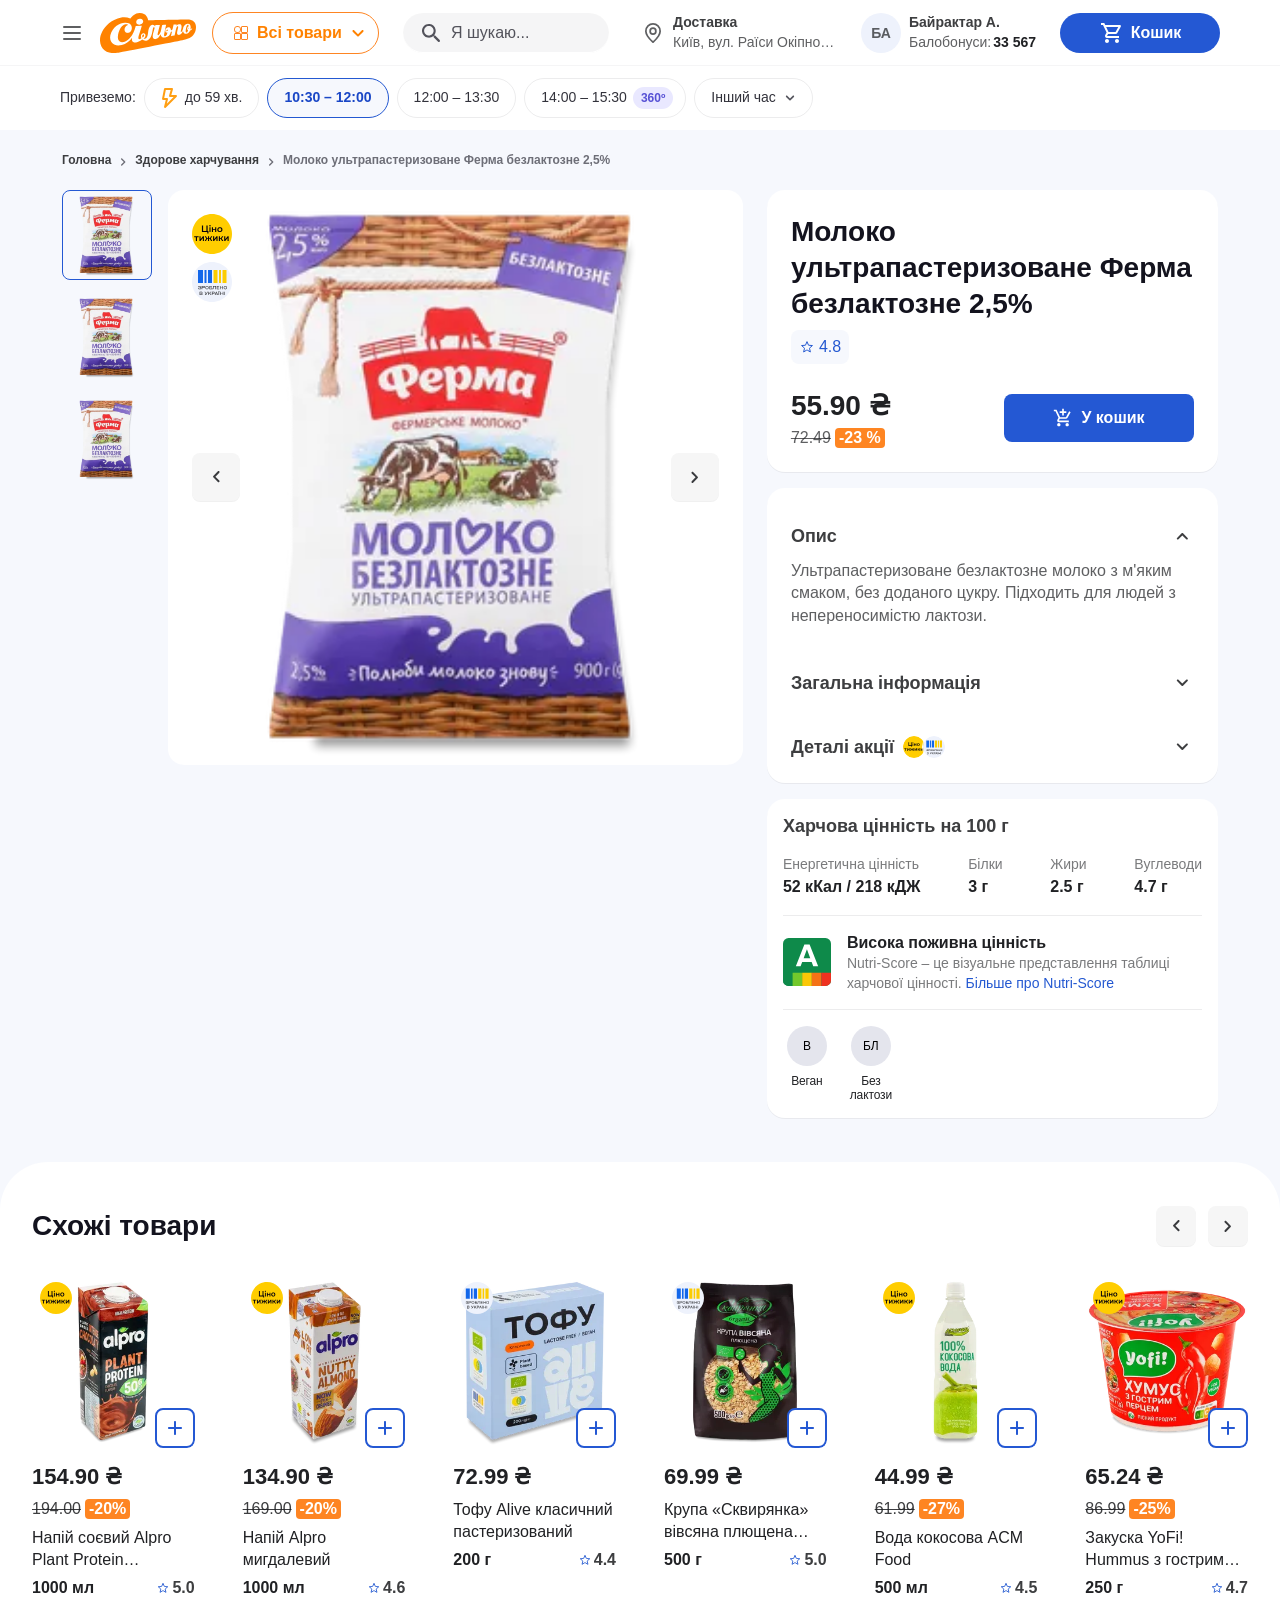
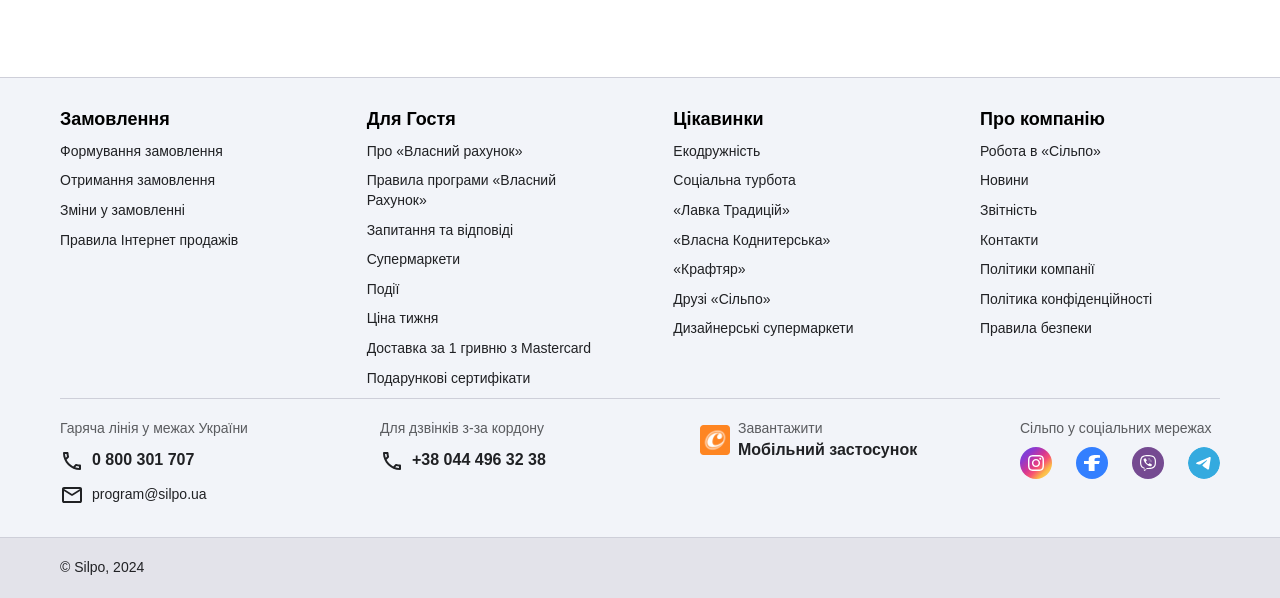
<file: he/product-2.html>
<!doctype html>
<html lang="uk">
<head>
<meta charset="UTF-8" />
<meta name="viewport" content="width=device-width, initial-scale=1.0" />
<title id="page-title">Товар — Сільпо</title>
<link rel="stylesheet" href="styles.css" />
</head>
<body class="pdp-body">

  <div class="pdp-header-bar">
  <header class="header-row">
    <div class="header-left">
      <div class="header-brand">
        <img class="icon-btn" src="assets/burger-menu.svg" alt="Меню" />
        <img class="logo" src="assets/logo.svg" alt="Сільпо" />
        <div class="all-goods-pill">
          <span class="services-icon"><span></span><span></span><span></span><span></span></span>
          <span class="label">Всі товари</span>
          <img class="icon-btn" src="assets/expand-more.svg" alt="" />
        </div>
      </div>
      <div class="header-search">
        <img class="icon-btn" src="assets/search-icon.svg" alt="" />
        <span>Я шукаю...</span>
      </div>
    </div>
    <div class="header-right">
      <div class="location">
        <div class="location-icon-wrap"><img src="assets/location-icon.svg" alt="" /></div>
        <div class="location-text">
          <div class="line1">Доставка</div>
          <div class="line2">Київ, вул. Раїси Окіпної, 7...</div>
        </div>
      </div>
      <div class="profile">
        <div class="profile-avatar">БА</div>
        <div class="profile-info">
          <div class="name">Байрактар А.</div>
          <div class="balance"><span class="label">Балобонуси:</span><span class="value">33 567</span></div>
        </div>
      </div>
      <button class="header-cart-btn" aria-label="Кошик">
        <img src="assets/cart-outline.svg" alt="" />
        <span>Кошик</span>
      </button>
    </div>

    <div class="header-row-mobile">
      <div class="header-mobile-left">
        <img class="icon-btn" src="assets/burger-menu.svg" alt="Меню" />
        <img class="logo" src="assets/logo.svg" alt="Сільпо" />
        <button class="mobile-icon-btn"><img src="assets/search-icon.svg" alt="Пошук" /></button>
      </div>
      <div class="header-mobile-right">
        <div class="location-mobile">
          <button class="mobile-icon-btn"><img src="assets/location-icon.svg" alt="Доставка" /></button>
          <span class="location-mobile-text">Київ, вул. Раїси Окіпної, 7...</span>
        </div>
        <div class="profile-avatar profile-avatar-mobile">БА</div>
      </div>
    </div>
  </header>
  </div>

  <div class="pdp-timeslots-bar">
  <div class="timeslots">
    <span class="timeslots-label">Привеземо:</span>
    <div class="chip with-icon"><img src="assets/express-default.svg" alt="" />до 59 хв.</div>
    <div class="chip selected">10:30 – 12:00<img class="mobile-only-chevron" src="assets/expand-more-down.svg" alt="" /></div>
    <div class="chip">12:00 – 13:30</div>
    <div class="chip with-tag">14:00 – 15:30 <span class="tag-pill">360º</span></div>
    <div class="chip dropdown">Інший час <img src="assets/expand-more-down.svg" alt="" /></div>
  </div>
  </div>

  <section class="pdp-hero">
   <div class="pdp-hero-content">
    <nav class="pdp-breadcrumbs">
      <a href="index-2.html">Головна</a>
      <img src="assets/breadcrumb-chevron.svg" class="pdp-breadcrumb-chevron" alt="" />
      <a href="index-2.html">Здорове харчування</a>
      <img src="assets/breadcrumb-chevron.svg" class="pdp-breadcrumb-chevron" alt="" />
      <span class="pdp-crumb-current" id="crumb-current"></span>
    </nav>
    <div class="pdp-hero-inner">
    <div class="pdp-gallery">
      <div class="pdp-thumbs" id="pdp-thumbs"></div>
      <div class="pdp-main-photo">
        <img id="pdp-main-img" src="" alt="" />
        <div class="pdp-photo-badges" id="pdp-photo-badges"></div>
        <div class="pdp-photo-nav">
          <button class="pdp-nav-btn prev"><img src="assets/pdp/pdp-collapse-nav.svg" alt="Попереднє фото" /></button>
          <button class="pdp-nav-btn next"><img src="assets/pdp/pdp-collapse-nav.svg" alt="Наступне фото" /></button>
        </div>
      </div>
    </div>

    <div class="pdp-info">
      <div class="pdp-details-card">
        <div class="pdp-title-block">
          <h1 class="pdp-title" id="pdp-title"></h1>
          <div class="pdp-rating">
            <img src="assets/pdp/pdp-star.svg" alt="" />
            <span id="pdp-rating-text"></span>
          </div>
        </div>
        <div class="pdp-price-buy">
          <div class="pdp-price-box">
            <div class="pdp-price" id="pdp-price"></div>
            <div class="pdp-discount-row" id="pdp-discount-row">
              <span class="pdp-old-price" id="pdp-old-price"></span>
              <span class="pdp-discount-tag" id="pdp-discount-tag"></span>
            </div>
          </div>
          <button class="pdp-buy-btn">
            <img src="assets/pdp/pdp-minus.svg" alt="" />
            <span>У кошик</span>
          </button>
        </div>
      </div>

      <div class="pdp-accordions-card">
        <div class="pdp-accordion open">
          <button class="pdp-accordion-toggle" aria-expanded="true">
            <span class="pdp-accordion-title">Опис</span>
            <img class="pdp-accordion-chevron" src="assets/pdp/pdp-collapse.svg" alt="" />
          </button>
          <div class="pdp-accordion-content">
            <div class="pdp-promo-row">
              <div class="pdp-promo-text">
                <p id="pdp-description"></p>
              </div>
            </div>
          </div>
        </div>

        <div class="pdp-accordion">
          <button class="pdp-accordion-toggle" aria-expanded="false">
            <span class="pdp-accordion-title">Загальна інформація</span>
            <img class="pdp-accordion-chevron" src="assets/pdp/pdp-collapse.svg" alt="" />
          </button>
          <div class="pdp-accordion-content">
            <div class="pdp-info-row"><span class="pdp-info-label">Країна</span><span class="pdp-info-value" id="pdp-country"></span></div>
            <div class="pdp-info-row"><span class="pdp-info-label">Торгова марка</span><span class="pdp-info-value" id="pdp-brand"></span></div>
            <div class="pdp-info-row"><span class="pdp-info-label">Кількість одиниць</span><span class="pdp-info-value" id="pdp-units"></span></div>
          </div>
        </div>

        <div class="pdp-accordion" id="pdp-promo-accordion">
          <button class="pdp-accordion-toggle" aria-expanded="false">
            <span class="pdp-accordion-title">Деталі акції</span>
            <span class="pdp-accordion-badges" id="pdp-accordion-badges"></span>
            <img class="pdp-accordion-chevron" src="assets/pdp/pdp-collapse.svg" alt="" />
          </button>
          <div class="pdp-accordion-content" id="pdp-promo-rows"></div>
        </div>
      </div>

      <div class="pdp-nutrients-card">
        <p class="pdp-nutrients-title">Харчова цінність на 100 г</p>
        <div class="pdp-nutrients-table">
          <div class="pdp-nutrients-value">
            <span class="pdp-nutrients-label">Енергетична цінність</span>
            <span class="pdp-nutrients-amount" id="pdp-nutrients-energy"></span>
          </div>
          <div class="pdp-nutrients-value">
            <span class="pdp-nutrients-label">Білки</span>
            <span class="pdp-nutrients-amount" id="pdp-nutrients-protein"></span>
          </div>
          <div class="pdp-nutrients-value">
            <span class="pdp-nutrients-label">Жири</span>
            <span class="pdp-nutrients-amount" id="pdp-nutrients-fat"></span>
          </div>
          <div class="pdp-nutrients-value">
            <span class="pdp-nutrients-label">Вуглеводи</span>
            <span class="pdp-nutrients-amount" id="pdp-nutrients-carbs"></span>
          </div>
        </div>
        <div class="pdp-nutrients-score-row" id="pdp-nutrients-score-row"></div>
        <div class="pdp-nutrients-tags-row" id="pdp-nutrients-tags"></div>
      </div>
    </div>
   </div>
   </div>
  </section>

  <section class="pdp-similar">
    <div class="pdp-similar-header">
      <h2>Схожі товари</h2>
      <div class="pdp-similar-nav">
        <button class="pdp-nav-btn small prev"><img src="assets/pdp/pdp-collapse.svg" alt="Попередні" /></button>
        <button class="pdp-nav-btn small next"><img src="assets/pdp/pdp-collapse.svg" alt="Наступні" /></button>
      </div>
    </div>
    <div class="pdp-similar-grid" id="pdp-similar-grid"></div>
  </section>

<footer class="site-footer">
  <div class="footer-top">
    <div class="footer-top-inner">
      <div class="footer-columns">
        <div class="footer-col">
          <button class="footer-col-toggle" aria-expanded="false">
            <h3>Замовлення</h3>
            <img class="footer-chevron" src="assets/footer-chevron.svg" alt="" />
          </button>
          <div class="footer-col-links">
            <a href="#">Формування замовлення</a>
            <a href="#">Отримання замовлення</a>
            <a href="#">Зміни у замовленні</a>
            <a href="#">Правила Інтернет продажів</a>
          </div>
        </div>
        <div class="footer-col">
          <button class="footer-col-toggle" aria-expanded="false">
            <h3>Для Гостя</h3>
            <img class="footer-chevron" src="assets/footer-chevron.svg" alt="" />
          </button>
          <div class="footer-col-links">
            <a href="#">Про «Власний рахунок»</a>
            <a href="#">Правила програми «Власний Рахунок»</a>
            <a href="#">Запитання та відповіді</a>
            <a href="#">Cупермаркети</a>
            <a href="#">Події</a>
            <a href="#">Ціна тижня</a>
            <a href="#">Доставка за 1 гривню з Masterсard</a>
            <a href="#">Подарункові сертифікати</a>
          </div>
        </div>
        <div class="footer-col">
          <button class="footer-col-toggle" aria-expanded="false">
            <h3>Цікавинки</h3>
            <img class="footer-chevron" src="assets/footer-chevron.svg" alt="" />
          </button>
          <div class="footer-col-links">
            <a href="#">Екодружність</a>
            <a href="#">Соціальна турбота</a>
            <a href="#">«Лавка Традицій»</a>
            <a href="#">«Власна Коднитерська»</a>
            <a href="#">«Крафтяр»</a>
            <a href="#">Друзі «Сільпо»</a>
            <a href="#">Дизайнерські супермаркети</a>
          </div>
        </div>
        <div class="footer-col">
          <button class="footer-col-toggle" aria-expanded="false">
            <h3>Про компанію</h3>
            <img class="footer-chevron" src="assets/footer-chevron.svg" alt="" />
          </button>
          <div class="footer-col-links">
            <a href="#">Робота в «Сільпо»</a>
            <a href="#">Новини</a>
            <a href="#">Звітність</a>
            <a href="#">Контакти</a>
            <a href="#">Політики компанії</a>
            <a href="#">Політика конфіденційності</a>
            <a href="#">Правила безпеки</a>
          </div>
        </div>
      </div>

      <div class="footer-contact-row">
        <div class="footer-call">
          <span class="call-label">Гаряча лінія у межах України</span>
          <span class="call-value"><img src="assets/phone-icon.svg" alt="" /><span>0 800 301 707</span></span>
          <span class="footer-mail"><img src="assets/mail-icon.svg" alt="" /><span>program@silpo.ua</span></span>
        </div>
        <div class="footer-call">
          <span class="call-label">Для дзвінків з-за кордону</span>
          <span class="call-value"><img src="assets/phone-icon.svg" alt="" /><span>+38 044 496 32 38</span></span>
        </div>
        <div class="footer-app">
          <img src="assets/logo-app.png" alt="Сільпо застосунок" />
          <div>
            <div class="app-download">Завантажити</div>
            <div class="app-name">Мобільний застосунок</div>
          </div>
        </div>
        <div class="footer-social">
          <span>Сільпо у соціальних мережах</span>
          <div class="icons">
            <span class="social-icon instagram"><img src="assets/social-instagram-glyph.svg" alt="Instagram" /></span>
            <span class="social-icon facebook"><img src="assets/social-facebook-glyph.svg" alt="Facebook" /></span>
            <span class="social-icon viber"><img src="assets/social-viber-glyph.svg" alt="Viber" /></span>
            <span class="social-icon telegram"><img src="assets/social-fourth.svg" alt="Telegram" /></span>
          </div>
        </div>
      </div>
    </div>
  </div>
  <div class="footer-bottom">
    <div class="footer-bottom-inner"><span>© Silpo, 2024</span></div>
  </div>
</footer>

<div class="pdp-sticky-bar">
  <div class="pdp-price-box">
    <div class="pdp-price" id="sticky-price"></div>
    <div class="pdp-discount-row" id="sticky-discount-row">
      <span class="pdp-old-price" id="sticky-old-price"></span>
      <span class="pdp-discount-tag" id="sticky-discount-tag"></span>
    </div>
  </div>
  <button class="pdp-buy-btn">
    <img src="assets/pdp/pdp-minus.svg" alt="" />
    <span>У кошик</span>
  </button>
</div>

<div class="pdp-cart-bubble">
  <span class="pdp-cart-icon-wrap">
    <img src="assets/pdp/cart-icon.svg" alt="" />
    <span class="pdp-cart-badge">6</span>
  </span>
  <span class="pdp-cart-total">123.00 грн</span>
</div>

<script src="common.js"></script>
<script src="products.js"></script>
<script src="pdp-2.js"></script>
</body>
</html>
</file>
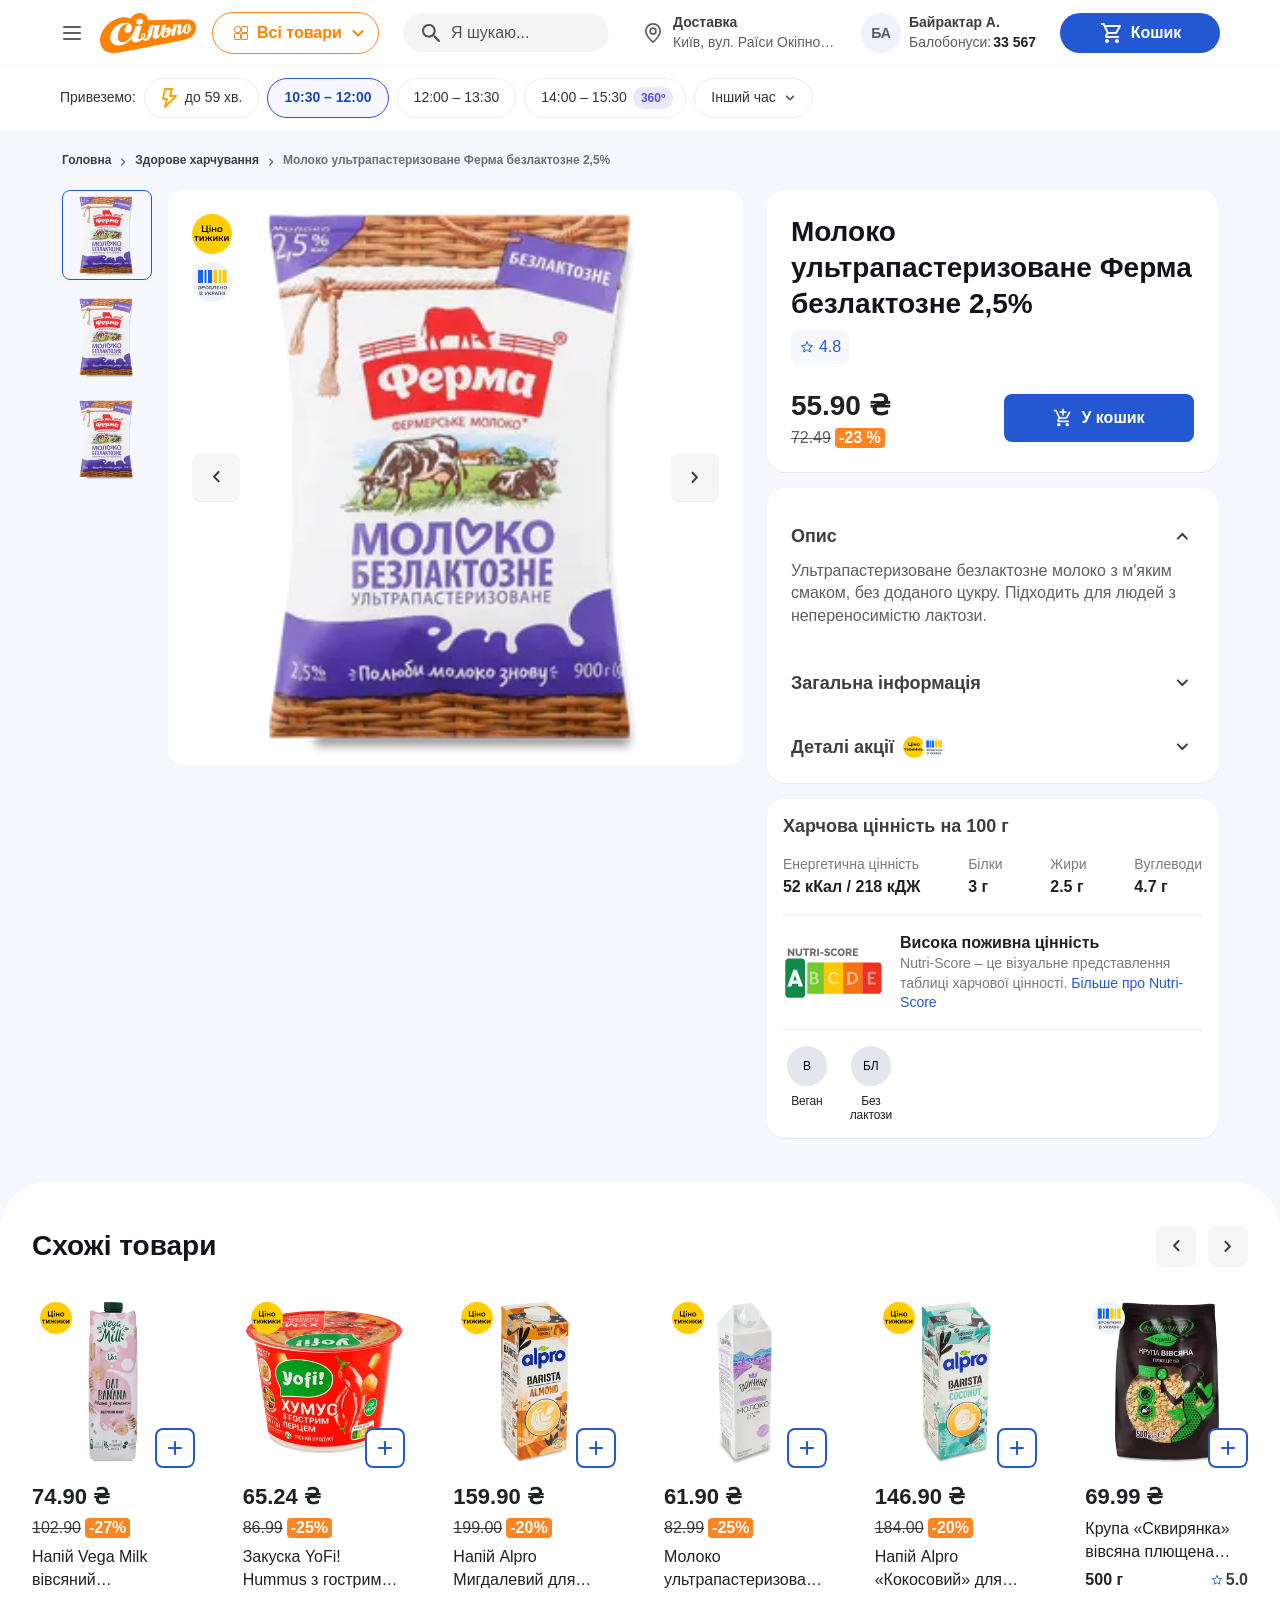
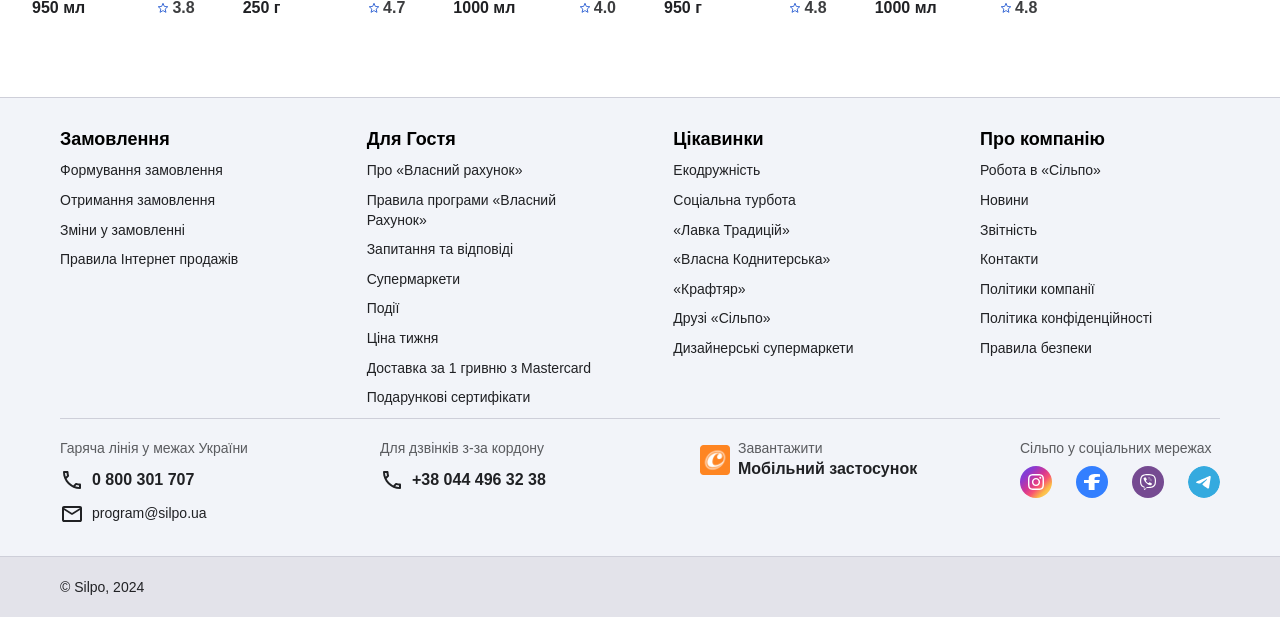
<file: he/product.html>
<!doctype html>
<html lang="uk">
<head>
<meta charset="UTF-8" />
<meta name="viewport" content="width=device-width, initial-scale=1.0" />
<title id="page-title">Товар — Сільпо</title>
<link rel="stylesheet" href="styles.css" />
</head>
<body class="pdp-body">

  <div class="pdp-header-bar">
  <header class="header-row">
    <div class="header-left">
      <div class="header-brand">
        <img class="icon-btn" src="assets/burger-menu.svg" alt="Меню" />
        <img class="logo" src="assets/logo.svg" alt="Сільпо" />
        <div class="all-goods-pill">
          <span class="services-icon"><span></span><span></span><span></span><span></span></span>
          <span class="label">Всі товари</span>
          <img class="icon-btn" src="assets/expand-more.svg" alt="" />
        </div>
      </div>
      <div class="header-search">
        <img class="icon-btn" src="assets/search-icon.svg" alt="" />
        <span>Я шукаю...</span>
      </div>
    </div>
    <div class="header-right">
      <div class="location">
        <div class="location-icon-wrap"><img src="assets/location-icon.svg" alt="" /></div>
        <div class="location-text">
          <div class="line1">Доставка</div>
          <div class="line2">Київ, вул. Раїси Окіпної, 7...</div>
        </div>
      </div>
      <div class="profile">
        <div class="profile-avatar">БА</div>
        <div class="profile-info">
          <div class="name">Байрактар А.</div>
          <div class="balance"><span class="label">Балобонуси:</span><span class="value">33 567</span></div>
        </div>
      </div>
      <button class="header-cart-btn" aria-label="Кошик">
        <img src="assets/cart-outline.svg" alt="" />
        <span>Кошик</span>
      </button>
    </div>

    <div class="header-row-mobile">
      <div class="header-mobile-left">
        <img class="icon-btn" src="assets/burger-menu.svg" alt="Меню" />
        <img class="logo" src="assets/logo.svg" alt="Сільпо" />
        <button class="mobile-icon-btn"><img src="assets/search-icon.svg" alt="Пошук" /></button>
      </div>
      <div class="header-mobile-right">
        <div class="location-mobile">
          <button class="mobile-icon-btn"><img src="assets/location-icon.svg" alt="Доставка" /></button>
          <span class="location-mobile-text">Київ, вул. Раїси Окіпної, 7...</span>
        </div>
        <div class="profile-avatar profile-avatar-mobile">БА</div>
      </div>
    </div>
  </header>
  </div>

  <div class="pdp-timeslots-bar">
  <div class="timeslots">
    <span class="timeslots-label">Привеземо:</span>
    <div class="chip with-icon"><img src="assets/express-default.svg" alt="" />до 59 хв.</div>
    <div class="chip selected">10:30 – 12:00<img class="mobile-only-chevron" src="assets/expand-more-down.svg" alt="" /></div>
    <div class="chip">12:00 – 13:30</div>
    <div class="chip with-tag">14:00 – 15:30 <span class="tag-pill">360º</span></div>
    <div class="chip dropdown">Інший час <img src="assets/expand-more-down.svg" alt="" /></div>
  </div>
  </div>

  <section class="pdp-hero">
   <div class="pdp-hero-content">
    <nav class="pdp-breadcrumbs">
      <a href="index.html">Головна</a>
      <img src="assets/breadcrumb-chevron.svg" class="pdp-breadcrumb-chevron" alt="" />
      <a href="index.html">Здорове харчування</a>
      <img src="assets/breadcrumb-chevron.svg" class="pdp-breadcrumb-chevron" alt="" />
      <span class="pdp-crumb-current" id="crumb-current"></span>
    </nav>
    <div class="pdp-hero-inner">
    <div class="pdp-gallery">
      <div class="pdp-thumbs" id="pdp-thumbs"></div>
      <div class="pdp-main-photo">
        <img id="pdp-main-img" src="" alt="" />
        <div class="pdp-photo-badges" id="pdp-photo-badges"></div>
        <div class="pdp-photo-nav">
          <button class="pdp-nav-btn prev"><img src="assets/pdp/pdp-collapse-nav.svg" alt="Попереднє фото" /></button>
          <button class="pdp-nav-btn next"><img src="assets/pdp/pdp-collapse-nav.svg" alt="Наступне фото" /></button>
        </div>
      </div>
    </div>

    <div class="pdp-info">
      <div class="pdp-details-card">
        <div class="pdp-title-block">
          <h1 class="pdp-title" id="pdp-title"></h1>
          <div class="pdp-rating">
            <img src="assets/pdp/pdp-star.svg" alt="" />
            <span id="pdp-rating-text"></span>
          </div>
        </div>
        <div class="pdp-price-buy">
          <div class="pdp-price-box">
            <div class="pdp-price" id="pdp-price"></div>
            <div class="pdp-discount-row" id="pdp-discount-row">
              <span class="pdp-old-price" id="pdp-old-price"></span>
              <span class="pdp-discount-tag" id="pdp-discount-tag"></span>
            </div>
          </div>
          <button class="pdp-buy-btn">
            <img src="assets/pdp/pdp-minus.svg" alt="" />
            <span>У кошик</span>
          </button>
        </div>
      </div>

      <div class="pdp-accordions-card">
        <div class="pdp-accordion open">
          <button class="pdp-accordion-toggle" aria-expanded="true">
            <span class="pdp-accordion-title">Опис</span>
            <img class="pdp-accordion-chevron" src="assets/pdp/pdp-collapse.svg" alt="" />
          </button>
          <div class="pdp-accordion-content">
            <div class="pdp-promo-row">
              <div class="pdp-promo-text">
                <p id="pdp-description"></p>
              </div>
            </div>
          </div>
        </div>

        <div class="pdp-accordion">
          <button class="pdp-accordion-toggle" aria-expanded="false">
            <span class="pdp-accordion-title">Загальна інформація</span>
            <img class="pdp-accordion-chevron" src="assets/pdp/pdp-collapse.svg" alt="" />
          </button>
          <div class="pdp-accordion-content">
            <div class="pdp-info-row"><span class="pdp-info-label">Країна</span><span class="pdp-info-value" id="pdp-country"></span></div>
            <div class="pdp-info-row"><span class="pdp-info-label">Торгова марка</span><span class="pdp-info-value" id="pdp-brand"></span></div>
            <div class="pdp-info-row"><span class="pdp-info-label">Кількість одиниць</span><span class="pdp-info-value" id="pdp-units"></span></div>
          </div>
        </div>

        <div class="pdp-accordion" id="pdp-promo-accordion">
          <button class="pdp-accordion-toggle" aria-expanded="false">
            <span class="pdp-accordion-title">Деталі акції</span>
            <span class="pdp-accordion-badges" id="pdp-accordion-badges"></span>
            <img class="pdp-accordion-chevron" src="assets/pdp/pdp-collapse.svg" alt="" />
          </button>
          <div class="pdp-accordion-content" id="pdp-promo-rows"></div>
        </div>
      </div>

      <div class="pdp-nutrients-card">
        <p class="pdp-nutrients-title">Харчова цінність на 100 г</p>
        <div class="pdp-nutrients-table">
          <div class="pdp-nutrients-value">
            <span class="pdp-nutrients-label">Енергетична цінність</span>
            <span class="pdp-nutrients-amount" id="pdp-nutrients-energy"></span>
          </div>
          <div class="pdp-nutrients-value">
            <span class="pdp-nutrients-label">Білки</span>
            <span class="pdp-nutrients-amount" id="pdp-nutrients-protein"></span>
          </div>
          <div class="pdp-nutrients-value">
            <span class="pdp-nutrients-label">Жири</span>
            <span class="pdp-nutrients-amount" id="pdp-nutrients-fat"></span>
          </div>
          <div class="pdp-nutrients-value">
            <span class="pdp-nutrients-label">Вуглеводи</span>
            <span class="pdp-nutrients-amount" id="pdp-nutrients-carbs"></span>
          </div>
        </div>
        <div class="pdp-nutrients-score-row" id="pdp-nutrients-score-row"></div>
        <div class="pdp-nutrients-tags-row" id="pdp-nutrients-tags"></div>
      </div>
    </div>
   </div>
   </div>
  </section>

  <section class="pdp-similar">
    <div class="pdp-similar-header">
      <h2>Схожі товари</h2>
      <div class="pdp-similar-nav">
        <button class="pdp-nav-btn small prev"><img src="assets/pdp/pdp-collapse.svg" alt="Попередні" /></button>
        <button class="pdp-nav-btn small next"><img src="assets/pdp/pdp-collapse.svg" alt="Наступні" /></button>
      </div>
    </div>
    <div class="pdp-similar-grid" id="pdp-similar-grid"></div>
  </section>

<footer class="site-footer">
  <div class="footer-top">
    <div class="footer-top-inner">
      <div class="footer-columns">
        <div class="footer-col">
          <button class="footer-col-toggle" aria-expanded="false">
            <h3>Замовлення</h3>
            <img class="footer-chevron" src="assets/footer-chevron.svg" alt="" />
          </button>
          <div class="footer-col-links">
            <a href="#">Формування замовлення</a>
            <a href="#">Отримання замовлення</a>
            <a href="#">Зміни у замовленні</a>
            <a href="#">Правила Інтернет продажів</a>
          </div>
        </div>
        <div class="footer-col">
          <button class="footer-col-toggle" aria-expanded="false">
            <h3>Для Гостя</h3>
            <img class="footer-chevron" src="assets/footer-chevron.svg" alt="" />
          </button>
          <div class="footer-col-links">
            <a href="#">Про «Власний рахунок»</a>
            <a href="#">Правила програми «Власний Рахунок»</a>
            <a href="#">Запитання та відповіді</a>
            <a href="#">Cупермаркети</a>
            <a href="#">Події</a>
            <a href="#">Ціна тижня</a>
            <a href="#">Доставка за 1 гривню з Masterсard</a>
            <a href="#">Подарункові сертифікати</a>
          </div>
        </div>
        <div class="footer-col">
          <button class="footer-col-toggle" aria-expanded="false">
            <h3>Цікавинки</h3>
            <img class="footer-chevron" src="assets/footer-chevron.svg" alt="" />
          </button>
          <div class="footer-col-links">
            <a href="#">Екодружність</a>
            <a href="#">Соціальна турбота</a>
            <a href="#">«Лавка Традицій»</a>
            <a href="#">«Власна Коднитерська»</a>
            <a href="#">«Крафтяр»</a>
            <a href="#">Друзі «Сільпо»</a>
            <a href="#">Дизайнерські супермаркети</a>
          </div>
        </div>
        <div class="footer-col">
          <button class="footer-col-toggle" aria-expanded="false">
            <h3>Про компанію</h3>
            <img class="footer-chevron" src="assets/footer-chevron.svg" alt="" />
          </button>
          <div class="footer-col-links">
            <a href="#">Робота в «Сільпо»</a>
            <a href="#">Новини</a>
            <a href="#">Звітність</a>
            <a href="#">Контакти</a>
            <a href="#">Політики компанії</a>
            <a href="#">Політика конфіденційності</a>
            <a href="#">Правила безпеки</a>
          </div>
        </div>
      </div>

      <div class="footer-contact-row">
        <div class="footer-call">
          <span class="call-label">Гаряча лінія у межах України</span>
          <span class="call-value"><img src="assets/phone-icon.svg" alt="" /><span>0 800 301 707</span></span>
          <span class="footer-mail"><img src="assets/mail-icon.svg" alt="" /><span>program@silpo.ua</span></span>
        </div>
        <div class="footer-call">
          <span class="call-label">Для дзвінків з-за кордону</span>
          <span class="call-value"><img src="assets/phone-icon.svg" alt="" /><span>+38 044 496 32 38</span></span>
        </div>
        <div class="footer-app">
          <img src="assets/logo-app.png" alt="Сільпо застосунок" />
          <div>
            <div class="app-download">Завантажити</div>
            <div class="app-name">Мобільний застосунок</div>
          </div>
        </div>
        <div class="footer-social">
          <span>Сільпо у соціальних мережах</span>
          <div class="icons">
            <span class="social-icon instagram"><img src="assets/social-instagram-glyph.svg" alt="Instagram" /></span>
            <span class="social-icon facebook"><img src="assets/social-facebook-glyph.svg" alt="Facebook" /></span>
            <span class="social-icon viber"><img src="assets/social-viber-glyph.svg" alt="Viber" /></span>
            <span class="social-icon telegram"><img src="assets/social-fourth.svg" alt="Telegram" /></span>
          </div>
        </div>
      </div>
    </div>
  </div>
  <div class="footer-bottom">
    <div class="footer-bottom-inner"><span>© Silpo, 2024</span></div>
  </div>
</footer>

<div class="pdp-sticky-bar">
  <div class="pdp-price-box">
    <div class="pdp-price" id="sticky-price"></div>
    <div class="pdp-discount-row" id="sticky-discount-row">
      <span class="pdp-old-price" id="sticky-old-price"></span>
      <span class="pdp-discount-tag" id="sticky-discount-tag"></span>
    </div>
  </div>
  <button class="pdp-buy-btn">
    <img src="assets/pdp/pdp-minus.svg" alt="" />
    <span>У кошик</span>
  </button>
</div>

<div class="pdp-cart-bubble">
  <span class="pdp-cart-icon-wrap">
    <img src="assets/pdp/cart-icon.svg" alt="" />
    <span class="pdp-cart-badge">6</span>
  </span>
  <span class="pdp-cart-total">123.00 грн</span>
</div>

<script src="common.js"></script>
<script src="products.js"></script>
<script src="pdp.js"></script>
</body>
</html>
</file>
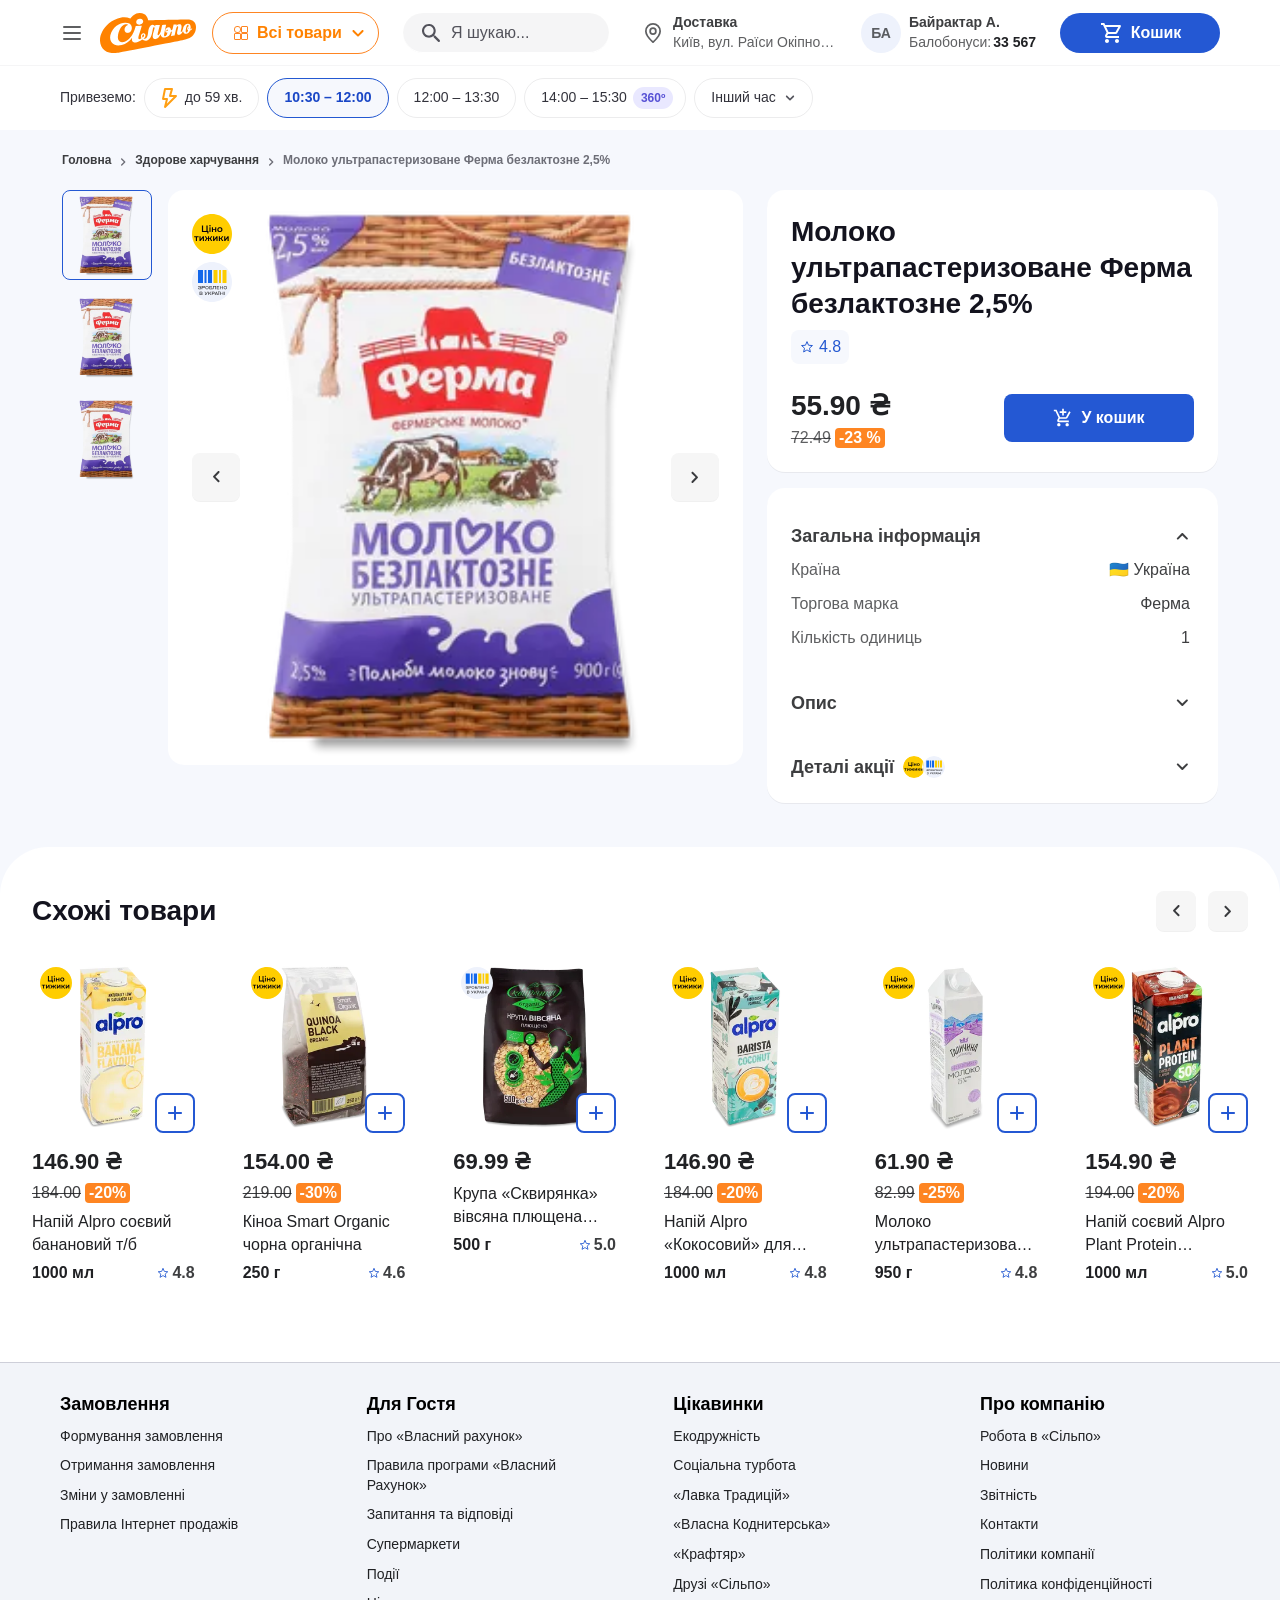
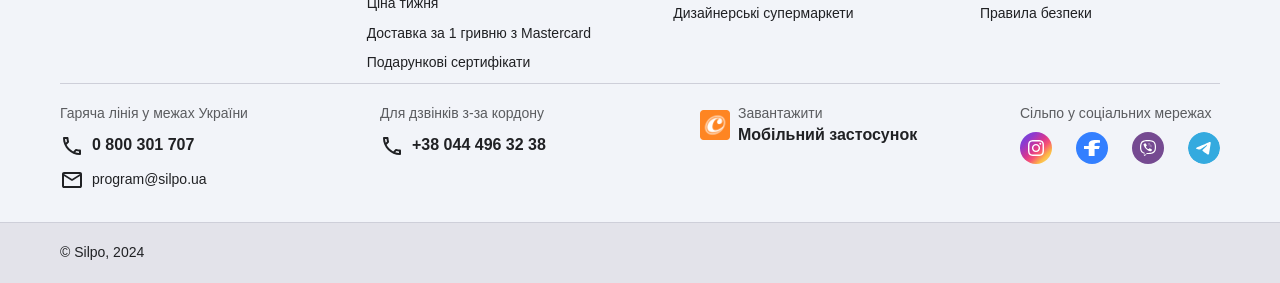
<file: Healthy eating/product.html>
<!doctype html>
<html lang="uk">
<head>
<meta charset="UTF-8" />
<meta name="viewport" content="width=device-width, initial-scale=1.0" />
<title id="page-title">Товар — Сільпо</title>
<link rel="stylesheet" href="styles.css" />
</head>
<body class="pdp-body">

  <div class="pdp-header-bar">
  <header class="header-row">
    <div class="header-left">
      <div class="header-brand">
        <img class="icon-btn" src="assets/burger-menu.svg" alt="Меню" />
        <img class="logo" src="assets/logo.svg" alt="Сільпо" />
        <div class="all-goods-pill">
          <span class="services-icon"><span></span><span></span><span></span><span></span></span>
          <span class="label">Всі товари</span>
          <img class="icon-btn" src="assets/expand-more.svg" alt="" />
        </div>
      </div>
      <div class="header-search">
        <img class="icon-btn" src="assets/search-icon.svg" alt="" />
        <span>Я шукаю...</span>
      </div>
    </div>
    <div class="header-right">
      <div class="location">
        <div class="location-icon-wrap"><img src="assets/location-icon.svg" alt="" /></div>
        <div class="location-text">
          <div class="line1">Доставка</div>
          <div class="line2">Київ, вул. Раїси Окіпної, 7...</div>
        </div>
      </div>
      <div class="profile">
        <div class="profile-avatar">БА</div>
        <div class="profile-info">
          <div class="name">Байрактар А.</div>
          <div class="balance"><span class="label">Балобонуси:</span><span class="value">33 567</span></div>
        </div>
      </div>
      <button class="header-cart-btn" aria-label="Кошик">
        <img src="assets/cart-outline.svg" alt="" />
        <span>Кошик</span>
      </button>
    </div>

    <div class="header-row-mobile">
      <div class="header-mobile-left">
        <img class="icon-btn" src="assets/burger-menu.svg" alt="Меню" />
        <img class="logo" src="assets/logo.svg" alt="Сільпо" />
        <button class="mobile-icon-btn"><img src="assets/search-icon.svg" alt="Пошук" /></button>
      </div>
      <div class="header-mobile-right">
        <div class="location-mobile">
          <button class="mobile-icon-btn"><img src="assets/location-icon.svg" alt="Доставка" /></button>
          <span class="location-mobile-text">Київ, вул. Раїси Окіпної, 7...</span>
        </div>
        <div class="profile-avatar profile-avatar-mobile">БА</div>
      </div>
    </div>
  </header>
  </div>

  <div class="pdp-timeslots-bar">
  <div class="timeslots">
    <span class="timeslots-label">Привеземо:</span>
    <div class="chip with-icon"><img src="assets/express-default.svg" alt="" />до 59 хв.</div>
    <div class="chip selected">10:30 – 12:00<img class="mobile-only-chevron" src="assets/expand-more-down.svg" alt="" /></div>
    <div class="chip">12:00 – 13:30</div>
    <div class="chip with-tag">14:00 – 15:30 <span class="tag-pill">360º</span></div>
    <div class="chip dropdown">Інший час <img src="assets/expand-more-down.svg" alt="" /></div>
  </div>
  </div>

  <section class="pdp-hero">
   <div class="pdp-hero-content">
    <nav class="pdp-breadcrumbs">
      <a href="category.html">Головна</a>
      <img src="assets/breadcrumb-chevron.svg" class="pdp-breadcrumb-chevron" alt="" />
      <a href="category.html">Здорове харчування</a>
      <img src="assets/breadcrumb-chevron.svg" class="pdp-breadcrumb-chevron" alt="" />
      <span class="pdp-crumb-current" id="crumb-current"></span>
    </nav>
    <div class="pdp-hero-inner">
    <div class="pdp-gallery">
      <div class="pdp-thumbs" id="pdp-thumbs"></div>
      <div class="pdp-main-photo">
        <img id="pdp-main-img" src="" alt="" />
        <div class="pdp-photo-badges" id="pdp-photo-badges"></div>
        <div class="pdp-photo-nav">
          <button class="pdp-nav-btn prev"><img src="assets/pdp/pdp-collapse-nav.svg" alt="Попереднє фото" /></button>
          <button class="pdp-nav-btn next"><img src="assets/pdp/pdp-collapse-nav.svg" alt="Наступне фото" /></button>
        </div>
      </div>
    </div>

    <div class="pdp-info">
      <div class="pdp-details-card">
        <div class="pdp-title-block">
          <h1 class="pdp-title" id="pdp-title"></h1>
          <div class="pdp-rating">
            <img src="assets/pdp/pdp-star.svg" alt="" />
            <span id="pdp-rating-text"></span>
          </div>
        </div>
        <div class="pdp-price-buy">
          <div class="pdp-price-box">
            <div class="pdp-price" id="pdp-price"></div>
            <div class="pdp-discount-row" id="pdp-discount-row">
              <span class="pdp-old-price" id="pdp-old-price"></span>
              <span class="pdp-discount-tag" id="pdp-discount-tag"></span>
            </div>
          </div>
          <button class="pdp-buy-btn">
            <img src="assets/pdp/pdp-minus.svg" alt="" />
            <span>У кошик</span>
          </button>
        </div>
      </div>

      <div class="pdp-accordions-card">
        <div class="pdp-accordion open">
          <button class="pdp-accordion-toggle" aria-expanded="true">
            <span class="pdp-accordion-title">Загальна інформація</span>
            <img class="pdp-accordion-chevron" src="assets/pdp/pdp-collapse.svg" alt="" />
          </button>
          <div class="pdp-accordion-content">
            <div class="pdp-info-row"><span class="pdp-info-label">Країна</span><span class="pdp-info-value" id="pdp-country"></span></div>
            <div class="pdp-info-row"><span class="pdp-info-label">Торгова марка</span><span class="pdp-info-value" id="pdp-brand"></span></div>
            <div class="pdp-info-row"><span class="pdp-info-label">Кількість одиниць</span><span class="pdp-info-value" id="pdp-units"></span></div>
          </div>
        </div>

        <div class="pdp-accordion">
          <button class="pdp-accordion-toggle" aria-expanded="false">
            <span class="pdp-accordion-title">Опис</span>
            <img class="pdp-accordion-chevron" src="assets/pdp/pdp-collapse.svg" alt="" />
          </button>
          <div class="pdp-accordion-content">
            <div class="pdp-promo-row">
              <div class="pdp-promo-text">
                <p id="pdp-description"></p>
              </div>
            </div>
          </div>
        </div>

        <div class="pdp-accordion" id="pdp-promo-accordion">
          <button class="pdp-accordion-toggle" aria-expanded="false">
            <span class="pdp-accordion-title">Деталі акції</span>
            <span class="pdp-accordion-badges" id="pdp-accordion-badges"></span>
            <img class="pdp-accordion-chevron" src="assets/pdp/pdp-collapse.svg" alt="" />
          </button>
          <div class="pdp-accordion-content" id="pdp-promo-rows"></div>
        </div>
      </div>
    </div>
   </div>
   </div>
  </section>

  <section class="pdp-similar">
    <div class="pdp-similar-header">
      <h2>Схожі товари</h2>
      <div class="pdp-similar-nav">
        <button class="pdp-nav-btn small prev"><img src="assets/pdp/pdp-collapse.svg" alt="Попередні" /></button>
        <button class="pdp-nav-btn small next"><img src="assets/pdp/pdp-collapse.svg" alt="Наступні" /></button>
      </div>
    </div>
    <div class="pdp-similar-grid" id="pdp-similar-grid"></div>
  </section>

<footer class="site-footer">
  <div class="footer-top">
    <div class="footer-top-inner">
      <div class="footer-columns">
        <div class="footer-col">
          <button class="footer-col-toggle" aria-expanded="false">
            <h3>Замовлення</h3>
            <img class="footer-chevron" src="assets/footer-chevron.svg" alt="" />
          </button>
          <div class="footer-col-links">
            <a href="#">Формування замовлення</a>
            <a href="#">Отримання замовлення</a>
            <a href="#">Зміни у замовленні</a>
            <a href="#">Правила Інтернет продажів</a>
          </div>
        </div>
        <div class="footer-col">
          <button class="footer-col-toggle" aria-expanded="false">
            <h3>Для Гостя</h3>
            <img class="footer-chevron" src="assets/footer-chevron.svg" alt="" />
          </button>
          <div class="footer-col-links">
            <a href="#">Про «Власний рахунок»</a>
            <a href="#">Правила програми «Власний Рахунок»</a>
            <a href="#">Запитання та відповіді</a>
            <a href="#">Cупермаркети</a>
            <a href="#">Події</a>
            <a href="#">Ціна тижня</a>
            <a href="#">Доставка за 1 гривню з Masterсard</a>
            <a href="#">Подарункові сертифікати</a>
          </div>
        </div>
        <div class="footer-col">
          <button class="footer-col-toggle" aria-expanded="false">
            <h3>Цікавинки</h3>
            <img class="footer-chevron" src="assets/footer-chevron.svg" alt="" />
          </button>
          <div class="footer-col-links">
            <a href="#">Екодружність</a>
            <a href="#">Соціальна турбота</a>
            <a href="#">«Лавка Традицій»</a>
            <a href="#">«Власна Коднитерська»</a>
            <a href="#">«Крафтяр»</a>
            <a href="#">Друзі «Сільпо»</a>
            <a href="#">Дизайнерські супермаркети</a>
          </div>
        </div>
        <div class="footer-col">
          <button class="footer-col-toggle" aria-expanded="false">
            <h3>Про компанію</h3>
            <img class="footer-chevron" src="assets/footer-chevron.svg" alt="" />
          </button>
          <div class="footer-col-links">
            <a href="#">Робота в «Сільпо»</a>
            <a href="#">Новини</a>
            <a href="#">Звітність</a>
            <a href="#">Контакти</a>
            <a href="#">Політики компанії</a>
            <a href="#">Політика конфіденційності</a>
            <a href="#">Правила безпеки</a>
          </div>
        </div>
      </div>

      <div class="footer-contact-row">
        <div class="footer-call">
          <span class="call-label">Гаряча лінія у межах України</span>
          <span class="call-value"><img src="assets/phone-icon.svg" alt="" /><span>0 800 301 707</span></span>
          <span class="footer-mail"><img src="assets/mail-icon.svg" alt="" /><span>program@silpo.ua</span></span>
        </div>
        <div class="footer-call">
          <span class="call-label">Для дзвінків з-за кордону</span>
          <span class="call-value"><img src="assets/phone-icon.svg" alt="" /><span>+38 044 496 32 38</span></span>
        </div>
        <div class="footer-app">
          <img src="assets/logo-app.png" alt="Сільпо застосунок" />
          <div>
            <div class="app-download">Завантажити</div>
            <div class="app-name">Мобільний застосунок</div>
          </div>
        </div>
        <div class="footer-social">
          <span>Сільпо у соціальних мережах</span>
          <div class="icons">
            <span class="social-icon instagram"><img src="assets/social-instagram-glyph.svg" alt="Instagram" /></span>
            <span class="social-icon facebook"><img src="assets/social-facebook-glyph.svg" alt="Facebook" /></span>
            <span class="social-icon viber"><img src="assets/social-viber-glyph.svg" alt="Viber" /></span>
            <span class="social-icon telegram"><img src="assets/social-fourth.svg" alt="Telegram" /></span>
          </div>
        </div>
      </div>
    </div>
  </div>
  <div class="footer-bottom">
    <div class="footer-bottom-inner"><span>© Silpo, 2024</span></div>
  </div>
</footer>

<div class="pdp-sticky-bar">
  <div class="pdp-price-box">
    <div class="pdp-price" id="sticky-price"></div>
    <div class="pdp-discount-row" id="sticky-discount-row">
      <span class="pdp-old-price" id="sticky-old-price"></span>
      <span class="pdp-discount-tag" id="sticky-discount-tag"></span>
    </div>
  </div>
  <button class="pdp-buy-btn">
    <img src="assets/pdp/pdp-minus.svg" alt="" />
    <span>У кошик</span>
  </button>
</div>

<div class="pdp-cart-bubble">
  <span class="pdp-cart-icon-wrap">
    <img src="assets/pdp/cart-icon.svg" alt="" />
    <span class="pdp-cart-badge">6</span>
  </span>
  <span class="pdp-cart-total">123.00 грн</span>
</div>

<script src="common.js"></script>
<script src="products.js"></script>
<script src="pdp.js"></script>
</body>
</html>
</file>
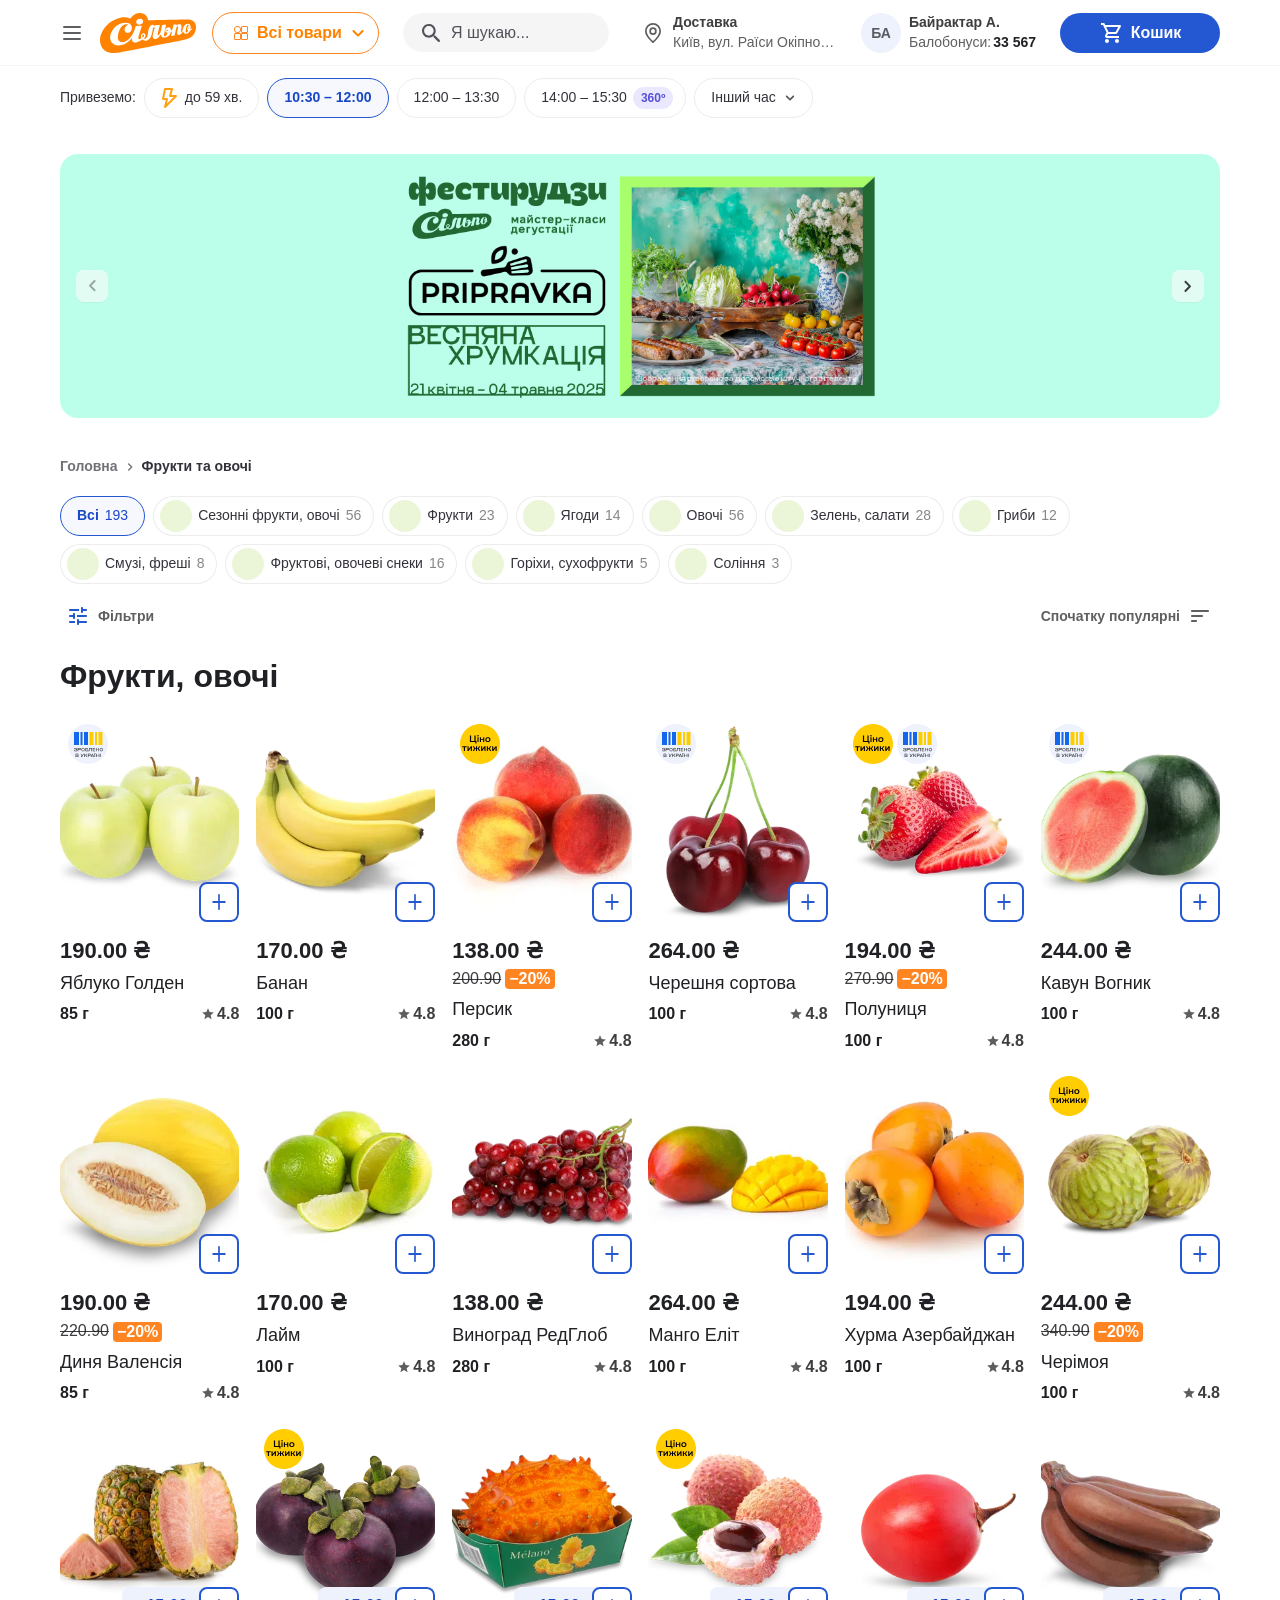
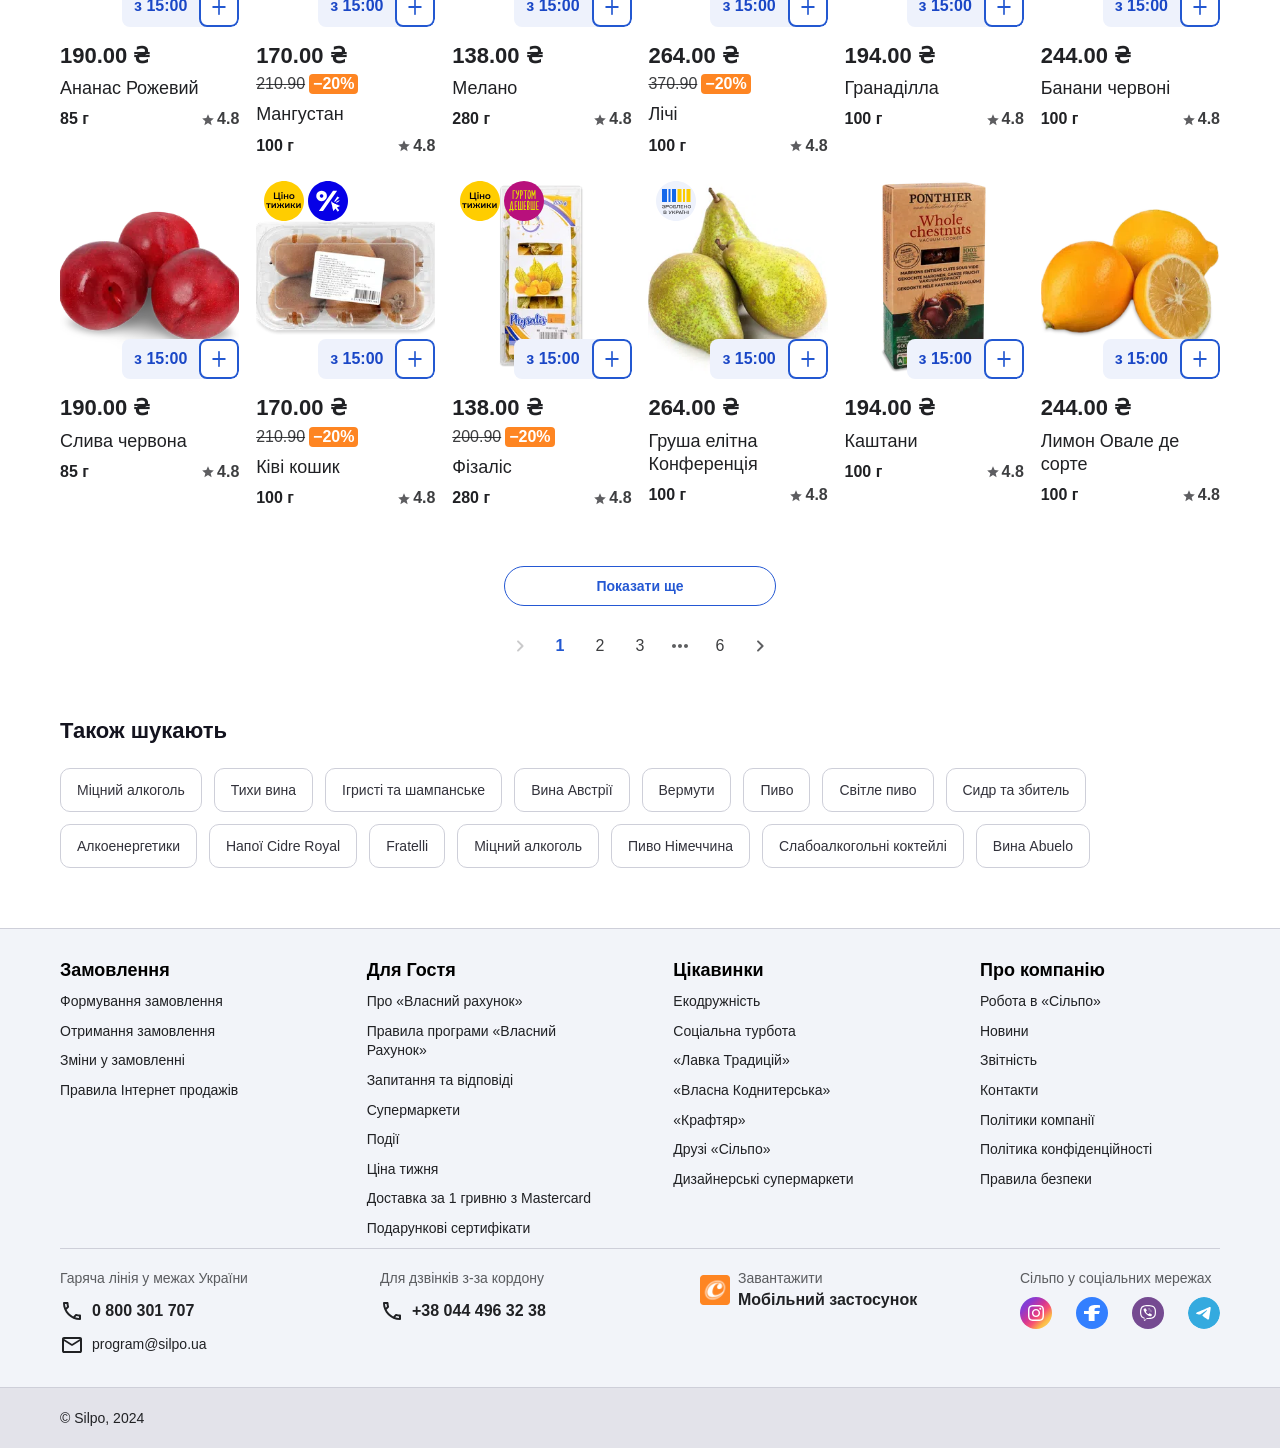
<file: template/category.html>
<!doctype html>
<html lang="uk">
<head>
<meta charset="UTF-8" />
<meta name="viewport" content="width=device-width, initial-scale=1.0" />
<title>Фрукти, овочі — Сільпо</title>
<link rel="stylesheet" href="styles.css" />
</head>
<body>
<div class="page">

  <header class="header-row">
    <div class="header-left">
      <div class="header-brand">
        <img class="icon-btn" src="assets/burger-menu.svg" alt="Меню" />
        <img class="logo" src="assets/logo.svg" alt="Сільпо" />
        <div class="all-goods-pill">
          <span class="services-icon"><span></span><span></span><span></span><span></span></span>
          <span class="label">Всі товари</span>
          <img class="icon-btn" src="assets/expand-more.svg" alt="" />
        </div>
      </div>
      <div class="header-search">
        <img class="icon-btn" src="assets/search-icon.svg" alt="" />
        <span>Я шукаю...</span>
      </div>
    </div>
    <div class="header-right">
      <div class="location">
        <div class="location-icon-wrap"><img src="assets/location-icon.svg" alt="" /></div>
        <div class="location-text">
          <div class="line1">Доставка</div>
          <div class="line2">Київ, вул. Раїси Окіпної, 7...</div>
        </div>
      </div>
      <div class="profile">
        <div class="profile-avatar">БА</div>
        <div class="profile-info">
          <div class="name">Байрактар А.</div>
          <div class="balance"><span class="label">Балобонуси:</span><span class="value">33 567</span></div>
        </div>
      </div>
      <button class="header-cart-btn" aria-label="Кошик">
        <img src="assets/cart-outline.svg" alt="" />
        <span>Кошик</span>
      </button>
    </div>

    <div class="header-row-mobile">
      <div class="header-mobile-left">
        <img class="icon-btn" src="assets/burger-menu.svg" alt="Меню" />
        <img class="logo" src="assets/logo.svg" alt="Сільпо" />
        <button class="mobile-icon-btn"><img src="assets/search-icon.svg" alt="Пошук" /></button>
      </div>
      <div class="header-mobile-right">
        <div class="location-mobile">
          <button class="mobile-icon-btn"><img src="assets/location-icon.svg" alt="Доставка" /></button>
          <span class="location-mobile-text">Київ, вул. Раїси Окіпної, 7...</span>
        </div>
        <div class="profile-avatar profile-avatar-mobile">БА</div>
      </div>
    </div>
  </header>

  <div class="timeslots">
    <span class="timeslots-label">Привеземо:</span>
    <div class="chip with-icon"><img src="assets/express-default.svg" alt="" />до 59 хв.</div>
    <div class="chip selected">10:30 – 12:00<img class="mobile-only-chevron" src="assets/expand-more-down.svg" alt="" /></div>
    <div class="chip">12:00 – 13:30</div>
    <div class="chip with-tag">14:00 – 15:30 <span class="tag-pill">360º</span></div>
    <div class="chip dropdown">Інший час <img src="assets/expand-more-down.svg" alt="" /></div>
  </div>

  <section class="banners">
    <div class="banner-content">
      <div class="main-banner">
        <img class="bg bg-desktop" src="assets/main-banner.png" alt="Фестирудзи. Веснянa хрумкація" />
        <img class="bg bg-mobile" src="assets/main-banner-mobile.png" alt="Фестирудзи. Веснянa хрумкація" />
        <div class="banner-arrows">
          <span class="banner-arrow prev"><img src="assets/collapse-left.svg" alt="Попередній" /></span>
          <span class="banner-arrow next"><img src="assets/collapse-right.svg" alt="Наступний" /></span>
        </div>
      </div>
    </div>
  </section>

  <nav class="breadcrumbs">
    <a href="#">Головна</a>
    <img src="assets/breadcrumb-chevron.svg" alt="" />
    <span class="current">Фрукти та овочі</span>
  </nav>

  <div class="category-chips">
    <div class="cat-chip all"><span class="cat-label">Всі</span><span class="cat-count">193</span></div>
    <div class="cat-chip"><span class="dot"></span><span class="cat-label">Сезонні фрукти, овочі</span><span class="cat-count">56</span></div>
    <div class="cat-chip"><span class="dot"></span><span class="cat-label">Фрукти</span><span class="cat-count">23</span></div>
    <div class="cat-chip"><span class="dot"></span><span class="cat-label">Ягоди</span><span class="cat-count">14</span></div>
    <div class="cat-chip"><span class="dot"></span><span class="cat-label">Овочі</span><span class="cat-count">56</span></div>
    <div class="cat-chip"><span class="dot"></span><span class="cat-label">Зелень, салати</span><span class="cat-count">28</span></div>
    <div class="cat-chip"><span class="dot"></span><span class="cat-label">Гриби</span><span class="cat-count">12</span></div>
    <div class="cat-chip"><span class="dot"></span><span class="cat-label">Смузі, фреші</span><span class="cat-count">8</span></div>
    <div class="cat-chip"><span class="dot"></span><span class="cat-label">Фруктові, овочеві снеки</span><span class="cat-count">16</span></div>
    <div class="cat-chip"><span class="dot"></span><span class="cat-label">Горіхи, сухофрукти</span><span class="cat-count">5</span></div>
    <div class="cat-chip"><span class="dot"></span><span class="cat-label">Соління</span><span class="cat-count">3</span></div>
  </div>

  <div class="filters-sort">
    <button class="filters-btn"><img src="assets/filter-sort.svg" alt="" /><span>Фільтри</span></button>
    <button class="sort-btn"><span>Cпочатку популярні</span><img src="assets/sort-mobile.svg" alt="" /></button>
  </div>

  <div class="filters-sort-mobile">
    <button class="filters-sort-pill">
      <img src="assets/filter-sort.svg" alt="" />
      <span>Фільтри</span>
      <span class="divider"></span>
      <img src="assets/sort-mobile.svg" alt="Сортування" />
    </button>
  </div>

  <div class="page-title"><h1>Фрукти, овочі</h1></div>

  <section class="product-section" id="product-grid"></section>

  <div class="load-more-section">
    <button class="show-more-btn">Показати ще</button>
    <div class="pagination">
      <span class="page-btn"><img src="assets/chevron-left.svg" alt="Попередня сторінка" /></span>
      <span class="page-btn active">1</span>
      <span class="page-btn">2</span>
      <span class="page-btn">3</span>
      <span class="page-btn"><img src="assets/menu-dots.svg" alt="" /></span>
      <span class="page-btn">6</span>
      <span class="page-btn"><img src="assets/chevron-right.svg" alt="Наступна сторінка" /></span>
    </div>
  </div>

  <div class="also-searching">
    <h2>Також шукають</h2>
    <div class="tag-cloud">
      <span class="pill">Міцний алкоголь</span>
      <span class="pill">Тихи вина</span>
      <span class="pill">Ігристі та шампанське</span>
      <span class="pill">Вина Австрії</span>
      <span class="pill">Вермути</span>
      <span class="pill">Пиво</span>
      <span class="pill">Світле пиво</span>
      <span class="pill">Сидр та збитель</span>
      <span class="pill">Алкоенергетики</span>
      <span class="pill">Напої Cidre Royal</span>
      <span class="pill">Fratelli</span>
      <span class="pill">Міцний алкоголь</span>
      <span class="pill">Пиво Німеччина</span>
      <span class="pill">Слабоалкогольні коктейлі</span>
      <span class="pill">Вина Abuelo</span>
    </div>
  </div>

</div>

<footer class="site-footer">
  <div class="footer-top">
    <div class="footer-top-inner">
      <div class="footer-columns">
        <div class="footer-col">
          <button class="footer-col-toggle" aria-expanded="false">
            <h3>Замовлення</h3>
            <img class="footer-chevron" src="assets/footer-chevron.svg" alt="" />
          </button>
          <div class="footer-col-links">
            <a href="#">Формування замовлення</a>
            <a href="#">Отримання замовлення</a>
            <a href="#">Зміни у замовленні</a>
            <a href="#">Правила Інтернет продажів</a>
          </div>
        </div>
        <div class="footer-col">
          <button class="footer-col-toggle" aria-expanded="false">
            <h3>Для Гостя</h3>
            <img class="footer-chevron" src="assets/footer-chevron.svg" alt="" />
          </button>
          <div class="footer-col-links">
            <a href="#">Про «Власний рахунок»</a>
            <a href="#">Правила програми «Власний Рахунок»</a>
            <a href="#">Запитання та відповіді</a>
            <a href="#">Cупермаркети</a>
            <a href="#">Події</a>
            <a href="#">Ціна тижня</a>
            <a href="#">Доставка за 1 гривню з Masterсard</a>
            <a href="#">Подарункові сертифікати</a>
          </div>
        </div>
        <div class="footer-col">
          <button class="footer-col-toggle" aria-expanded="false">
            <h3>Цікавинки</h3>
            <img class="footer-chevron" src="assets/footer-chevron.svg" alt="" />
          </button>
          <div class="footer-col-links">
            <a href="#">Екодружність</a>
            <a href="#">Соціальна турбота</a>
            <a href="#">«Лавка Традицій»</a>
            <a href="#">«Власна Коднитерська»</a>
            <a href="#">«Крафтяр»</a>
            <a href="#">Друзі «Сільпо»</a>
            <a href="#">Дизайнерські супермаркети</a>
          </div>
        </div>
        <div class="footer-col">
          <button class="footer-col-toggle" aria-expanded="false">
            <h3>Про компанію</h3>
            <img class="footer-chevron" src="assets/footer-chevron.svg" alt="" />
          </button>
          <div class="footer-col-links">
            <a href="#">Робота в «Сільпо»</a>
            <a href="#">Новини</a>
            <a href="#">Звітність</a>
            <a href="#">Контакти</a>
            <a href="#">Політики компанії</a>
            <a href="#">Політика конфіденційності</a>
            <a href="#">Правила безпеки</a>
          </div>
        </div>
      </div>

      <div class="footer-contact-row">
        <div class="footer-call">
          <span class="call-label">Гаряча лінія у межах України</span>
          <span class="call-value"><img src="assets/phone-icon.svg" alt="" /><span>0 800 301 707</span></span>
          <span class="footer-mail"><img src="assets/mail-icon.svg" alt="" /><span>program@silpo.ua</span></span>
        </div>
        <div class="footer-call">
          <span class="call-label">Для дзвінків з-за кордону</span>
          <span class="call-value"><img src="assets/phone-icon.svg" alt="" /><span>+38 044 496 32 38</span></span>
        </div>
        <div class="footer-app">
          <img src="assets/logo-app.png" alt="Сільпо застосунок" />
          <div>
            <div class="app-download">Завантажити</div>
            <div class="app-name">Мобільний застосунок</div>
          </div>
        </div>
        <div class="footer-social">
          <span>Сільпо у соціальних мережах</span>
          <div class="icons">
            <span class="social-icon instagram"><img src="assets/social-instagram-glyph.svg" alt="Instagram" /></span>
            <span class="social-icon facebook"><img src="assets/social-facebook-glyph.svg" alt="Facebook" /></span>
            <span class="social-icon viber"><img src="assets/social-viber-glyph.svg" alt="Viber" /></span>
            <span class="social-icon telegram"><img src="assets/social-fourth.svg" alt="Telegram" /></span>
          </div>
        </div>
      </div>
    </div>
  </div>
  <div class="footer-bottom">
    <div class="footer-bottom-inner"><span>© Silpo, 2024</span></div>
  </div>
</footer>

<script src="common.js"></script>
<script src="products.js"></script>
<script src="script.js"></script>
</body>
</html>
</file>
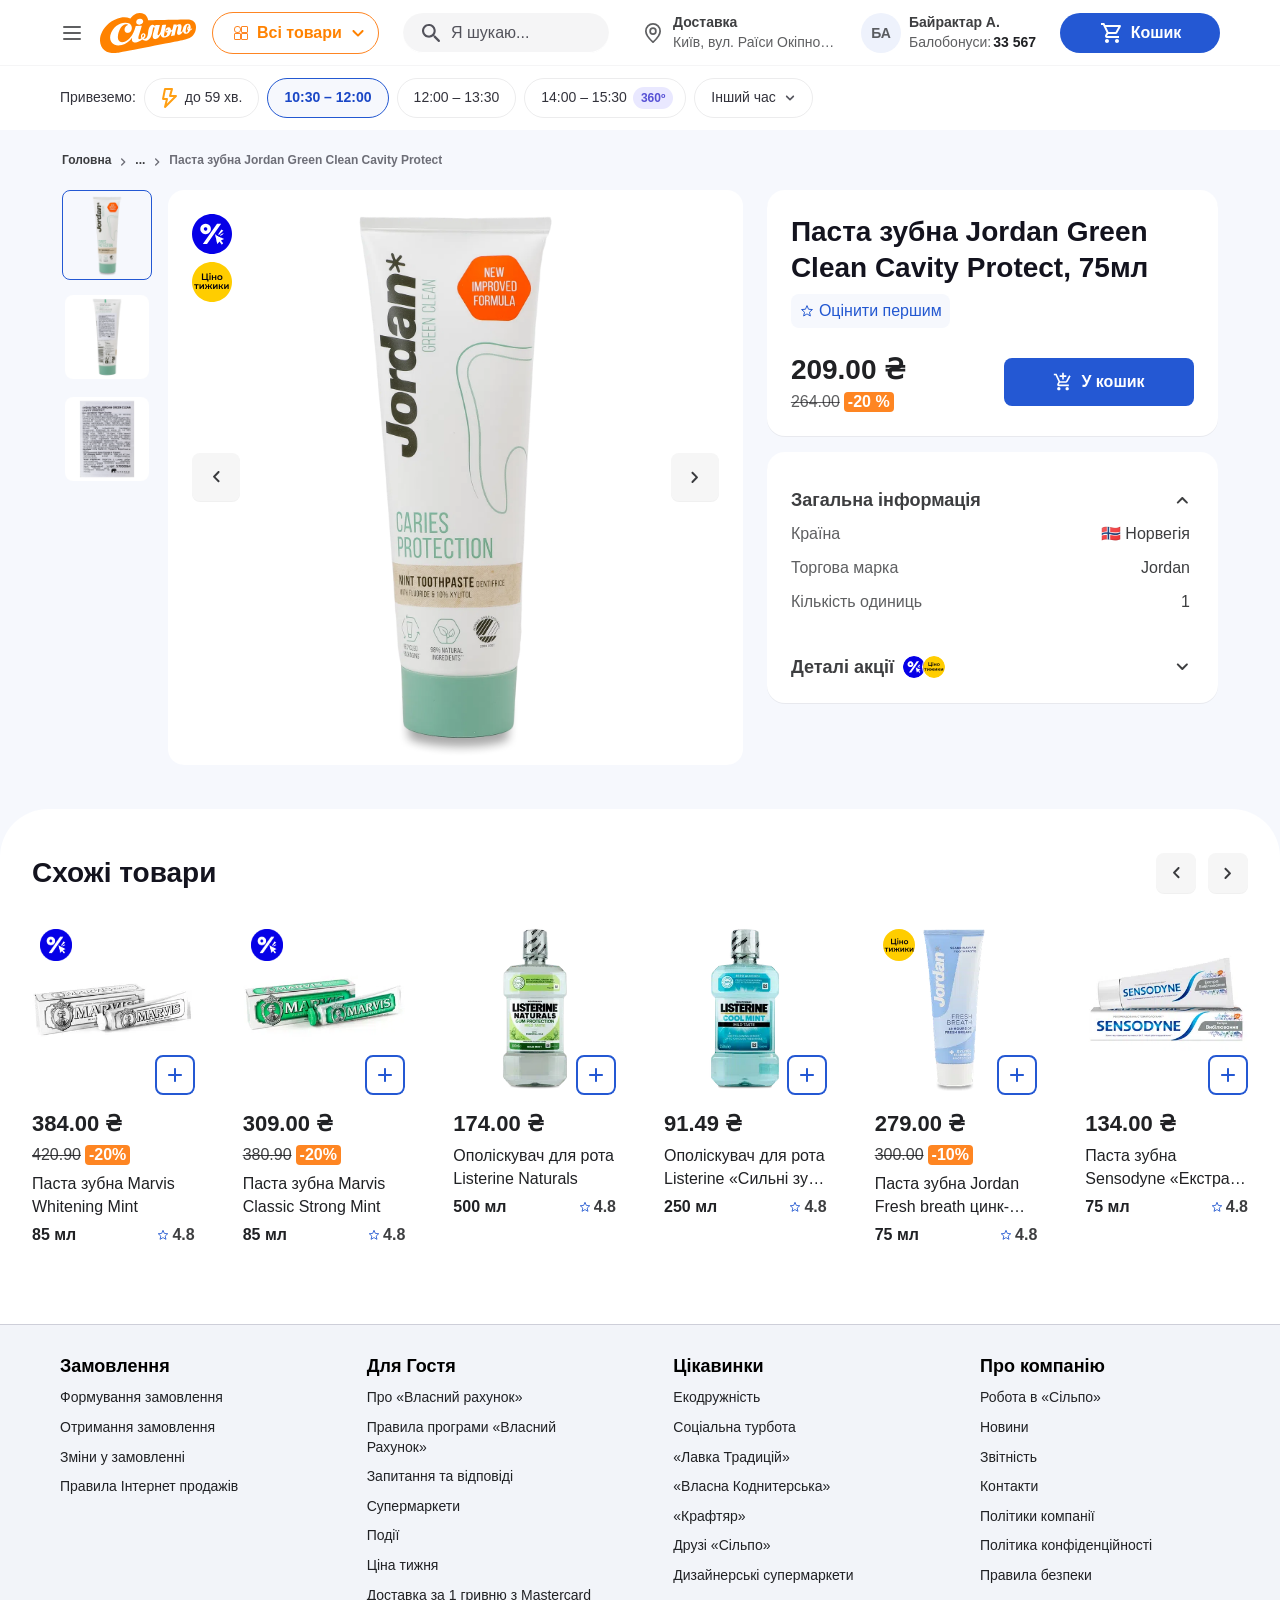
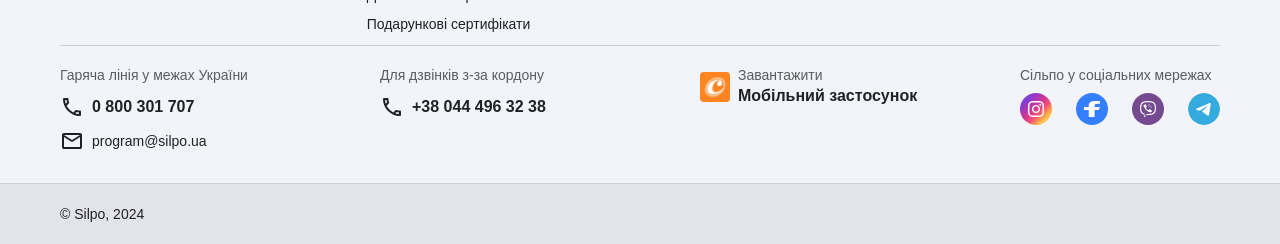
<file: template/product.html>
<!doctype html>
<html lang="uk">
<head>
<meta charset="UTF-8" />
<meta name="viewport" content="width=device-width, initial-scale=1.0" />
<title>Паста зубна Jordan Green Clean Cavity Protect, 75мл — Сільпо</title>
<link rel="stylesheet" href="styles.css" />
</head>
<body class="pdp-body">

  <div class="pdp-header-bar">
  <header class="header-row">
    <div class="header-left">
      <div class="header-brand">
        <img class="icon-btn" src="assets/burger-menu.svg" alt="Меню" />
        <img class="logo" src="assets/logo.svg" alt="Сільпо" />
        <div class="all-goods-pill">
          <span class="services-icon"><span></span><span></span><span></span><span></span></span>
          <span class="label">Всі товари</span>
          <img class="icon-btn" src="assets/expand-more.svg" alt="" />
        </div>
      </div>
      <div class="header-search">
        <img class="icon-btn" src="assets/search-icon.svg" alt="" />
        <span>Я шукаю...</span>
      </div>
    </div>
    <div class="header-right">
      <div class="location">
        <div class="location-icon-wrap"><img src="assets/location-icon.svg" alt="" /></div>
        <div class="location-text">
          <div class="line1">Доставка</div>
          <div class="line2">Київ, вул. Раїси Окіпної, 7...</div>
        </div>
      </div>
      <div class="profile">
        <div class="profile-avatar">БА</div>
        <div class="profile-info">
          <div class="name">Байрактар А.</div>
          <div class="balance"><span class="label">Балобонуси:</span><span class="value">33 567</span></div>
        </div>
      </div>
      <button class="header-cart-btn" aria-label="Кошик">
        <img src="assets/cart-outline.svg" alt="" />
        <span>Кошик</span>
      </button>
    </div>

    <div class="header-row-mobile">
      <div class="header-mobile-left">
        <img class="icon-btn" src="assets/burger-menu.svg" alt="Меню" />
        <img class="logo" src="assets/logo.svg" alt="Сільпо" />
        <button class="mobile-icon-btn"><img src="assets/search-icon.svg" alt="Пошук" /></button>
      </div>
      <div class="header-mobile-right">
        <div class="location-mobile">
          <button class="mobile-icon-btn"><img src="assets/location-icon.svg" alt="Доставка" /></button>
          <span class="location-mobile-text">Київ, вул. Раїси Окіпної, 7...</span>
        </div>
        <div class="profile-avatar profile-avatar-mobile">БА</div>
      </div>
    </div>
  </header>
  </div>

  <div class="pdp-timeslots-bar">
  <div class="timeslots">
    <span class="timeslots-label">Привеземо:</span>
    <div class="chip with-icon"><img src="assets/express-default.svg" alt="" />до 59 хв.</div>
    <div class="chip selected">10:30 – 12:00<img class="mobile-only-chevron" src="assets/expand-more-down.svg" alt="" /></div>
    <div class="chip">12:00 – 13:30</div>
    <div class="chip with-tag">14:00 – 15:30 <span class="tag-pill">360º</span></div>
    <div class="chip dropdown">Інший час <img src="assets/expand-more-down.svg" alt="" /></div>
  </div>
  </div>

  <section class="pdp-hero">
   <div class="pdp-hero-content">
    <nav class="pdp-breadcrumbs">
      <a href="category.html">Головна</a>
      <img src="assets/breadcrumb-chevron.svg" class="pdp-breadcrumb-chevron" alt="" />
      <span class="pdp-crumb-ellipsis">...</span>
      <img src="assets/breadcrumb-chevron.svg" class="pdp-breadcrumb-chevron" alt="" />
      <span class="pdp-crumb-current">Паста зубна Jordan Green Clean Cavity Protect</span>
    </nav>
    <div class="pdp-hero-inner">
    <div class="pdp-gallery">
      <div class="pdp-thumbs">
        <button class="pdp-thumb active"><img src="assets/pdp/product-main.png" alt="Фото 1" /></button>
        <button class="pdp-thumb"><img src="assets/pdp/product-thumb2.png" alt="Фото 2" /></button>
        <button class="pdp-thumb"><img src="assets/pdp/product-thumb3.png" alt="Фото 3" /></button>
      </div>
      <div class="pdp-main-photo">
        <img src="assets/pdp/product-main.png" alt="Паста зубна Jordan Green Clean Cavity Protect" />
        <div class="pdp-photo-badges">
          <img src="assets/badges/badge-online-discount.svg" alt="Знижка онлайн" />
          <img src="assets/badges/badge-price-week.svg" alt="Ціна тижня" />
        </div>
        <div class="pdp-photo-nav">
          <button class="pdp-nav-btn prev"><img src="assets/pdp/pdp-collapse-nav.svg" alt="Попереднє фото" /></button>
          <button class="pdp-nav-btn next"><img src="assets/pdp/pdp-collapse-nav.svg" alt="Наступне фото" /></button>
        </div>
      </div>
    </div>

    <div class="pdp-info">
      <div class="pdp-details-card">
        <div class="pdp-title-block">
          <h1 class="pdp-title">Паста зубна Jordan Green Clean Cavity Protect, 75мл</h1>
          <div class="pdp-rating">
            <img src="assets/pdp/pdp-star.svg" alt="" />
            <span>Оцінити першим</span>
          </div>
        </div>
        <div class="pdp-price-buy">
          <div class="pdp-price-box">
            <div class="pdp-price">209.00 ₴</div>
            <div class="pdp-discount-row">
              <span class="pdp-old-price">264.00</span>
              <span class="pdp-discount-tag">-20 %</span>
            </div>
          </div>
          <button class="pdp-buy-btn">
            <img src="assets/pdp/pdp-minus.svg" alt="" />
            <span>У кошик</span>
          </button>
        </div>
      </div>

      <div class="pdp-accordions-card">
        <div class="pdp-accordion open">
          <button class="pdp-accordion-toggle" aria-expanded="true">
            <span class="pdp-accordion-title">Загальна інформація</span>
            <img class="pdp-accordion-chevron" src="assets/pdp/pdp-collapse.svg" alt="" />
          </button>
          <div class="pdp-accordion-content">
            <div class="pdp-info-row"><span class="pdp-info-label">Країна</span><span class="pdp-info-value">🇳🇴 Норвегія</span></div>
            <div class="pdp-info-row"><span class="pdp-info-label">Торгова марка</span><span class="pdp-info-value">Jordan</span></div>
            <div class="pdp-info-row"><span class="pdp-info-label">Кількість одиниць</span><span class="pdp-info-value">1</span></div>
          </div>
        </div>

        <div class="pdp-accordion">
          <button class="pdp-accordion-toggle" aria-expanded="false">
            <span class="pdp-accordion-title">Деталі акції</span>
            <span class="pdp-accordion-badges">
              <img src="assets/badges/badge-online-discount.svg" alt="" />
              <img src="assets/badges/badge-price-week.svg" alt="" />
            </span>
            <img class="pdp-accordion-chevron" src="assets/pdp/pdp-collapse.svg" alt="" />
          </button>
          <div class="pdp-accordion-content">
            <div class="pdp-promo-row">
              <img src="assets/badges/badge-online-discount.svg" alt="" class="pdp-promo-icon" />
              <div class="pdp-promo-text">
                <p>Знижка діє лише для онлайн замовлень на сайті silpo.ua або в застосунку «Сільпо». Вартість товару в супермаркеті може відрізнятися від онлайн-ціни.</p>
                <p class="pdp-promo-dates">Пропозиція діє з 09.07.2026 по 15.07.2026</p>
              </div>
            </div>
            <div class="pdp-promo-row">
              <img src="assets/badges/badge-price-week.svg" alt="" class="pdp-promo-icon" />
              <div class="pdp-promo-text">
                <p>Цінотижики — це товари зі знижками, які ви любите. Вони з'являються щотижня з четверга по середу в супермаркетах «Сільпо», на сайті silpo.ua та у застосунку «Сільпо». Акція діє за умови наявності товару в супермаркеті.</p>
                <p class="pdp-promo-dates">Пропозиція діє з 09.07.2026 по 15.07.2026</p>
              </div>
            </div>
          </div>
        </div>
      </div>
    </div>
   </div>
   </div>
  </section>

  <section class="pdp-similar">
    <div class="pdp-similar-header">
      <h2>Схожі товари</h2>
      <div class="pdp-similar-nav">
        <button class="pdp-nav-btn small prev"><img src="assets/pdp/pdp-collapse.svg" alt="Попередні" /></button>
        <button class="pdp-nav-btn small next"><img src="assets/pdp/pdp-collapse.svg" alt="Наступні" /></button>
      </div>
    </div>
    <div class="pdp-similar-grid" id="pdp-similar-grid"></div>
  </section>

<footer class="site-footer">
  <div class="footer-top">
    <div class="footer-top-inner">
      <div class="footer-columns">
        <div class="footer-col">
          <button class="footer-col-toggle" aria-expanded="false">
            <h3>Замовлення</h3>
            <img class="footer-chevron" src="assets/footer-chevron.svg" alt="" />
          </button>
          <div class="footer-col-links">
            <a href="#">Формування замовлення</a>
            <a href="#">Отримання замовлення</a>
            <a href="#">Зміни у замовленні</a>
            <a href="#">Правила Інтернет продажів</a>
          </div>
        </div>
        <div class="footer-col">
          <button class="footer-col-toggle" aria-expanded="false">
            <h3>Для Гостя</h3>
            <img class="footer-chevron" src="assets/footer-chevron.svg" alt="" />
          </button>
          <div class="footer-col-links">
            <a href="#">Про «Власний рахунок»</a>
            <a href="#">Правила програми «Власний Рахунок»</a>
            <a href="#">Запитання та відповіді</a>
            <a href="#">Cупермаркети</a>
            <a href="#">Події</a>
            <a href="#">Ціна тижня</a>
            <a href="#">Доставка за 1 гривню з Masterсard</a>
            <a href="#">Подарункові сертифікати</a>
          </div>
        </div>
        <div class="footer-col">
          <button class="footer-col-toggle" aria-expanded="false">
            <h3>Цікавинки</h3>
            <img class="footer-chevron" src="assets/footer-chevron.svg" alt="" />
          </button>
          <div class="footer-col-links">
            <a href="#">Екодружність</a>
            <a href="#">Соціальна турбота</a>
            <a href="#">«Лавка Традицій»</a>
            <a href="#">«Власна Коднитерська»</a>
            <a href="#">«Крафтяр»</a>
            <a href="#">Друзі «Сільпо»</a>
            <a href="#">Дизайнерські супермаркети</a>
          </div>
        </div>
        <div class="footer-col">
          <button class="footer-col-toggle" aria-expanded="false">
            <h3>Про компанію</h3>
            <img class="footer-chevron" src="assets/footer-chevron.svg" alt="" />
          </button>
          <div class="footer-col-links">
            <a href="#">Робота в «Сільпо»</a>
            <a href="#">Новини</a>
            <a href="#">Звітність</a>
            <a href="#">Контакти</a>
            <a href="#">Політики компанії</a>
            <a href="#">Політика конфіденційності</a>
            <a href="#">Правила безпеки</a>
          </div>
        </div>
      </div>

      <div class="footer-contact-row">
        <div class="footer-call">
          <span class="call-label">Гаряча лінія у межах України</span>
          <span class="call-value"><img src="assets/phone-icon.svg" alt="" /><span>0 800 301 707</span></span>
          <span class="footer-mail"><img src="assets/mail-icon.svg" alt="" /><span>program@silpo.ua</span></span>
        </div>
        <div class="footer-call">
          <span class="call-label">Для дзвінків з-за кордону</span>
          <span class="call-value"><img src="assets/phone-icon.svg" alt="" /><span>+38 044 496 32 38</span></span>
        </div>
        <div class="footer-app">
          <img src="assets/logo-app.png" alt="Сільпо застосунок" />
          <div>
            <div class="app-download">Завантажити</div>
            <div class="app-name">Мобільний застосунок</div>
          </div>
        </div>
        <div class="footer-social">
          <span>Сільпо у соціальних мережах</span>
          <div class="icons">
            <span class="social-icon instagram"><img src="assets/social-instagram-glyph.svg" alt="Instagram" /></span>
            <span class="social-icon facebook"><img src="assets/social-facebook-glyph.svg" alt="Facebook" /></span>
            <span class="social-icon viber"><img src="assets/social-viber-glyph.svg" alt="Viber" /></span>
            <span class="social-icon telegram"><img src="assets/social-fourth.svg" alt="Telegram" /></span>
          </div>
        </div>
      </div>
    </div>
  </div>
  <div class="footer-bottom">
    <div class="footer-bottom-inner"><span>© Silpo, 2024</span></div>
  </div>
</footer>

<div class="pdp-sticky-bar">
  <div class="pdp-price-box">
    <div class="pdp-price">209.00 ₴</div>
    <div class="pdp-discount-row">
      <span class="pdp-old-price">264.00</span>
      <span class="pdp-discount-tag">-20 %</span>
    </div>
  </div>
  <button class="pdp-buy-btn">
    <img src="assets/pdp/pdp-minus.svg" alt="" />
    <span>У кошик</span>
  </button>
</div>

<div class="pdp-cart-bubble">
  <span class="pdp-cart-icon-wrap">
    <img src="assets/pdp/cart-icon.svg" alt="" />
    <span class="pdp-cart-badge">6</span>
  </span>
  <span class="pdp-cart-total">123.00 грн</span>
</div>

<script src="common.js"></script>
<script src="pdp-similar.js"></script>
<script src="pdp.js"></script>
</body>
</html>
</file>
<file: docs/styles.css>
* {
  box-sizing: border-box;
  margin: 0;
  padding: 0;
}

:root {
  --font-proxima: 'Proxima Nova', -apple-system, BlinkMacSystemFont, 'Segoe UI', Arial, sans-serif;
  --font-silpo: 'Silpo Text', -apple-system, BlinkMacSystemFont, 'Segoe UI', Arial, sans-serif;

  --black-87: rgba(19, 19, 30, 0.87);
  --black-72: rgba(19, 19, 30, 0.72);
  --black-60: rgba(19, 19, 30, 0.6);
  --black-8: rgba(19, 19, 30, 0.08);
  --black-4: rgba(19, 19, 30, 0.04);

  --gray-87: rgba(32, 33, 36, 0.87);
  --gray-72: rgba(32, 33, 36, 0.72);
  --gray-54: rgba(32, 33, 36, 0.54);
  --gray-38: rgba(32, 33, 36, 0.38);

  --blue-500: #2358d1;
  --blue-600: #1a47c6;
  --blue-700: #2458d3;
  --blue-50: #f6f8fd;
  --blue-100: #eef2fc;

  --orange-500: #fe8522;
  --orange-alt: #ff8200;

  --purple-bg: #e9e8ff;
  --purple-text: #5751d5;

  --text-primary: #202124;
  --additional-300: #cecfd9;
  --additional-100: #f2f4f9;
  --additional-300b: #e3e3ea;
}

html, body {
  background: #ffffff;
  color: var(--text-primary);
  font-family: var(--font-silpo);
}

img {
  display: block;
  max-width: 100%;
}

button {
  font: inherit;
  color: inherit;
  background: none;
  border: none;
  cursor: pointer;
}

.page {
  max-width: 1440px;
  margin: 0 auto;
  background: #ffffff;
}

/* ===== Header ===== */
.pdp-header-bar {
  position: sticky;
  top: 0;
  z-index: 50;
  width: 100%;
  background: #ffffff;
}
.pdp-timeslots-bar {
  width: 100%;
  background: #ffffff;
}
.header-row {
  position: sticky;
  top: 0;
  z-index: 50;
  display: flex;
  align-items: center;
  justify-content: center;
  gap: 24px;
  padding: 12px 60px;
  max-width: 1440px;
  margin: 0 auto;
  background: #ffffff;
}
.header-row::after {
  content: "";
  position: absolute;
  left: 50%;
  bottom: 0;
  width: 100vw;
  transform: translateX(-50%);
  height: 1px;
  background: var(--black-4);
  pointer-events: none;
}

.header-left {
  display: flex;
  align-items: center;
  gap: 24px;
  flex: 1 0 0;
  min-width: 0;
}

.header-brand {
  display: flex;
  align-items: center;
  gap: 16px;
  flex-shrink: 0;
}

.icon-btn {
  width: 24px;
  height: 24px;
  flex-shrink: 0;
}

.logo {
  width: 96px;
  height: 40px;
  flex-shrink: 0;
}

.all-goods-pill {
  display: flex;
  align-items: center;
  gap: 4px;
  width: 167px;
  padding: 8px 16px;
  border: 1.5px solid var(--orange-500);
  border-radius: 60px;
  flex-shrink: 0;
}

.services-icon {
  width: 24px;
  height: 24px;
  flex-shrink: 0;
  display: grid;
  grid-template-columns: 6.6px 6.6px;
  grid-template-rows: 6.6px 6.6px;
  gap: 0.6px;
  place-content: center;
}
.services-icon span {
  border: 1.5px solid var(--orange-500);
  border-radius: 1px;
}
.services-icon span:first-child {
  border-radius: 3px;
}

.all-goods-pill span.label {
  flex: 1 0 0;
  font-family: var(--font-proxima);
  font-weight: 600;
  font-size: 16px;
  color: var(--orange-alt);
  white-space: nowrap;
}

.header-search {
  display: flex;
  align-items: center;
  gap: 8px;
  flex: 1 0 0;
  min-width: 0;
  padding: 8px 16px;
  border-radius: 80px;
  background: var(--black-4);
  box-shadow: inset 0 -1px 0 0 #ffffff;
}
.header-search .icon-btn {
  color: var(--black-72);
}
.header-search span {
  flex: 1 0 0;
  min-width: 0;
  font-family: var(--font-proxima);
  font-size: 16px;
  color: var(--black-72);
  white-space: nowrap;
  overflow: hidden;
  text-overflow: ellipsis;
}

.header-right {
  display: flex;
  align-items: center;
  justify-content: flex-end;
  gap: 24px;
  flex-shrink: 0;
}

.location {
  display: flex;
  align-items: center;
}
.location-icon-wrap {
  display: flex;
  padding: 8px;
  border-radius: 30px;
}
.location-icon-wrap img {
  width: 24px;
  height: 24px;
}
.location-text {
  width: 164px;
  overflow: hidden;
}
.location-text .line1 {
  font-weight: 600;
  font-size: 14px;
  line-height: 1.4;
  color: var(--gray-87);
}
.location-text .line2 {
  font-size: 14px;
  line-height: 1.4;
  color: var(--gray-72);
  white-space: nowrap;
  overflow: hidden;
  text-overflow: ellipsis;
}

.header-cart-btn {
  display: none;
  align-items: center;
  justify-content: center;
  gap: 8px;
  width: 160px;
  height: 40px;
  padding: 0 24px;
  border-radius: 100px;
  background: var(--blue-700);
  border: none;
  flex-shrink: 0;
}
.header-cart-btn img {
  width: 24px;
  height: 24px;
}
.header-cart-btn span {
  font-family: var(--font-proxima);
  font-weight: 700;
  font-size: 16px;
  color: #ffffff;
  white-space: nowrap;
}
@media (min-width: 1200px) {
  .header-cart-btn {
    display: flex;
  }
}

.profile {
  display: flex;
  align-items: center;
  gap: 8px;
}
.profile-avatar {
  width: 40px;
  height: 40px;
  border-radius: 30px;
  background: var(--blue-100);
  display: flex;
  align-items: center;
  justify-content: center;
  font-weight: 600;
  font-size: 14px;
  color: var(--gray-72);
  flex-shrink: 0;
}
.profile-info {
  font-size: 14px;
}
.profile-info .name {
  font-weight: 600;
  color: var(--gray-87);
  width: 116px;
  line-height: 1.4;
}
.profile-info .balance {
  display: flex;
  gap: 2px;
  white-space: nowrap;
  line-height: 1.4;
}
.profile-info .balance .label {
  color: var(--gray-72);
}
.profile-info .balance .value {
  font-weight: 600;
  color: var(--text-primary);
}

/* ===== Timeslots ===== */
.timeslots {
  display: flex;
  align-items: center;
  gap: 8px;
  padding: 12px 60px;
  max-width: 1440px;
  margin: 0 auto;
  background: #ffffff;
}
.timeslots-label {
  font-size: 14px;
  line-height: 1.25;
  color: var(--black-87);
  white-space: nowrap;
}
.chip {
  display: flex;
  align-items: center;
  justify-content: center;
  height: 40px;
  padding: 8px 16px;
  border-radius: 100px;
  border: 1px solid var(--black-8);
  font-size: 14px;
  line-height: 1.25;
  color: var(--black-87);
  white-space: nowrap;
}
.chip.with-icon {
  gap: 4px;
  padding-left: 12px;
}
.chip.with-icon img {
  width: 24px;
  height: 24px;
}
.chip.selected {
  background: var(--blue-50);
  border-color: var(--blue-500);
  font-weight: 600;
  color: var(--blue-600);
}
.chip.with-tag {
  gap: 6px;
  padding-left: 16px;
  padding-right: 12px;
}
.tag-pill {
  display: flex;
  align-items: center;
  justify-content: center;
  height: 22px;
  padding: 4px 8px;
  border-radius: 100px;
  background: var(--purple-bg);
  font-weight: 700;
  font-size: 12px;
  color: var(--purple-text);
}
.chip.dropdown {
  gap: 4px;
  padding-left: 16px;
  padding-right: 12px;
}
.chip.dropdown img {
  width: 20px;
  height: 20px;
}

/* ===== Banner ===== */
.banners {
  padding: 24px 60px;
  background: #ffffff;
}
.banner-content {
  display: flex;
  height: 264px;
}
.main-banner {
  position: relative;
  flex: 1 0 0;
  height: 264px;
  border-radius: 18px;
  overflow: hidden;
  display: flex;
  flex-direction: column;
  align-items: center;
  justify-content: center;
  padding: 16px;
  cursor: pointer;
}
.main-banner img.bg {
  position: absolute;
  inset: 0;
  width: 100%;
  height: 100%;
  object-fit: cover;
}
.main-banner img.bg-mobile {
  display: none;
}
.main-banner img.bg-desktop {
  display: block;
}
.banner-arrows {
  position: relative;
  display: flex;
  align-items: center;
  justify-content: space-between;
  width: 100%;
}
.banner-arrow {
  display: flex;
  align-items: center;
  justify-content: center;
  width: 32px;
  height: 32px;
  border-radius: 8px;
  background: rgba(255, 255, 255, 0.6);
  filter: drop-shadow(0px 1px 0px rgba(0, 0, 0, 0.06));
}
.banner-arrow img {
  width: 24px;
  height: 24px;
}
.banner-arrow.prev img {
  transform: rotate(-90deg);
}
.banner-arrow.next img {
  transform: rotate(90deg);
}

/* ===== Breadcrumbs ===== */
.breadcrumbs {
  display: flex;
  align-items: center;
  gap: 4px;
  padding: 16px 60px;
}
.breadcrumbs a {
  font-weight: 600;
  font-size: 14px;
  line-height: 1.25;
  color: var(--black-60);
  text-decoration: none;
}
.breadcrumbs img {
  width: 16px;
  height: 16px;
}
.breadcrumbs .current {
  font-weight: 600;
  font-size: 14px;
  line-height: 1.25;
  color: var(--black-87);
}

/* ===== Category chips ===== */
.category-chips {
  display: flex;
  flex-wrap: wrap;
  gap: 8px;
  padding: 4px 60px;
  background: #ffffff;
}
.cat-chip {
  display: flex;
  align-items: center;
  gap: 6px;
  height: 40px;
  padding: 6px 12px 6px 6px;
  border-radius: 50px;
  border: 1px solid var(--black-8);
  background: rgba(255, 255, 255, 0.6);
  white-space: nowrap;
}
.cat-chip .dot {
  width: 32px;
  height: 32px;
  border-radius: 100px;
  background: #ebf6d8;
  flex-shrink: 0;
}
.cat-chip .cat-label {
  font-size: 14px;
  line-height: 1.25;
  color: var(--black-87);
}
.cat-chip .cat-count {
  font-family: var(--font-proxima);
  font-size: 14px;
  line-height: 1.4;
  color: var(--gray-54);
}
.cat-chip.all {
  padding: 8px 16px;
  background: var(--blue-50);
  border-color: var(--blue-500);
  color: var(--blue-600);
}
.cat-chip.all .cat-label {
  font-weight: 600;
  color: var(--blue-600);
}
.cat-chip.all .cat-count {
  color: var(--blue-600);
}

/* ===== Filters/Sort ===== */
.filters-sort {
  display: flex;
  align-items: center;
  justify-content: space-between;
  padding: 12px 60px;
}
.filters-btn {
  display: flex;
  align-items: center;
  gap: 8px;
  padding: 4px 8px 4px 6px;
}
.filters-btn img {
  width: 24px;
  height: 24px;
}
.filters-btn span {
  font-family: var(--font-proxima);
  font-weight: 600;
  font-size: 14px;
  color: var(--gray-72);
}
.sort-btn {
  display: flex;
  align-items: center;
  gap: 8px;
  padding: 4px 8px 4px 12px;
  border-radius: 50px;
}
.sort-btn span {
  font-weight: 600;
  font-size: 14px;
  color: var(--gray-72);
}
.sort-btn img {
  width: 24px;
  height: 24px;
}

/* ===== Title ===== */
.page-title {
  padding: 16px 60px 24px;
}
.page-title h1 {
  font-family: var(--font-proxima);
  font-weight: 700;
  font-size: 32px;
  line-height: 1;
  color: var(--text-primary);
}

/* ===== Product grid ===== */
.product-section {
  padding: 0 60px;
}
.product-row {
  display: grid;
  grid-template-columns: repeat(6, 1fr);
  gap: 16.8px;
  margin-bottom: 32px;
}
.product-card {
  width: auto;
  min-width: 0;
  background: #ffffff;
}
.product-image {
  position: relative;
  width: 100%;
  height: 206px;
  border-radius: 8px;
  overflow: hidden;
}
.product-image img.photo {
  width: 100%;
  height: 100%;
  object-fit: cover;
}
.product-badges {
  position: absolute;
  left: 8px;
  top: 8px;
  display: flex;
  gap: 4px;
}
.product-badge {
  width: 40px;
  height: 40px;
}
.counter-plus {
  position: absolute;
  right: 0;
  bottom: 0;
  width: 40px;
  height: 40px;
  padding: 8px;
  border-radius: 8px;
  background: #ffffff;
  border: 2px solid var(--blue-500);
  display: flex;
  align-items: center;
  justify-content: center;
}
.counter-plus img {
  width: 24px;
  height: 24px;
}
.counter-timeslot {
  position: absolute;
  right: 0;
  bottom: 0;
  height: 40px;
  display: flex;
  align-items: center;
  border-radius: 8px;
  overflow: hidden;
  background: var(--blue-100);
}
.counter-timeslot .ts-label {
  display: flex;
  align-items: center;
  height: 100%;
  padding: 4px 12px;
  font-weight: 700;
  font-size: 16px;
  line-height: 1.4;
  color: var(--blue-600);
  white-space: nowrap;
}
.counter-timeslot .ts-plus {
  width: 40px;
  height: 40px;
  padding: 8px;
  border-radius: 8px;
  background: #ffffff;
  border: 2px solid var(--blue-500);
  display: flex;
  align-items: center;
  justify-content: center;
}
.counter-timeslot .ts-plus img {
  width: 24px;
  height: 24px;
}

.product-content {
  display: flex;
  flex-direction: column;
  gap: 8px;
  padding-top: 16px;
}
.product-price {
  font-weight: 700;
  font-size: 22px;
  line-height: 1.2;
  color: var(--text-primary);
}
.product-discount {
  display: flex;
  align-items: center;
  gap: 4px;
  max-width: 174px;
  margin-top: 4px;
}
.old-price {
  font-size: 16px;
  line-height: 1.4;
  color: var(--gray-87);
  text-decoration: line-through;
}
.discount-tag {
  display: flex;
  align-items: center;
  gap: 2px;
  height: 20px;
  padding: 0 4px;
  border-radius: 4px;
  background: var(--orange-500);
  font-family: var(--font-proxima);
  font-weight: 700;
  font-size: 16px;
  line-height: 16px;
  color: #ffffff;
}
.product-title {
  display: flex;
  flex-direction: column;
}
.product-name {
  font-size: 18px;
  line-height: 1.3;
  color: var(--text-primary);
  overflow: hidden;
  text-overflow: ellipsis;
  display: -webkit-box;
  -webkit-line-clamp: 2;
  -webkit-box-orient: vertical;
  max-height: 47px;
}
.product-meta {
  display: flex;
  align-items: center;
  justify-content: space-between;
  gap: 8px;
}
.product-weight {
  font-weight: 600;
  font-size: 16px;
  line-height: 1.4;
  color: var(--text-primary);
}
.product-rating {
  display: flex;
  align-items: center;
  gap: 2px;
  flex-shrink: 0;
}
.product-rating img {
  width: 14px;
  height: 14px;
}
.product-rating span {
  font-weight: 600;
  font-size: 16px;
  line-height: 1.4;
  color: var(--gray-87);
}

.product-diet-badges {
  display: flex;
  align-items: center;
  gap: 4px;
  min-width: 0;
}
.listing-tags {
  display: flex;
  align-items: center;
  gap: 4px;
  flex-shrink: 0;
}
.listing-tag {
  width: 32px;
  height: 32px;
  border-radius: 50%;
  background: #e4e5ed;
  display: flex;
  align-items: center;
  justify-content: center;
  flex-shrink: 0;
}
.listing-tag-code {
  font-weight: 500;
  font-size: 11px;
  letter-spacing: -0.1px;
  color: #000000;
}
.listing-tag-icon-wrap {
  display: block;
  width: 100%;
  height: 100%;
  border-radius: 50%;
  overflow: hidden;
}
.listing-tag-icon {
  display: block;
  width: calc(100% + 2px);
  height: calc(100% + 2px);
  max-width: none;
  margin: -1px;
  object-fit: cover;
  object-position: 50% 50%;
}
.listing-tag-icon[src$="organic.svg"] {
  /* The organic glyph's bounding box sits ~25px right of the source
     canvas's own center, so a plain center-crop crops it off-balance;
     shift the crop window to center on the glyph itself instead. */
  object-position: 56.3% 50%;
}
/* ===== Listing plated cards (index-2.html, index-3.html) ===== */
/* Full-bleed grey band from the banner through "Показати ще", regardless of
   the .page 1440px column — same breakout technique as .header-row::after. */
/* Full-bleed white sticky header bar: a direct child of body (like
   .pdp-header-bar on the PDP), so it isn't constrained by .page's 1440px
   column and the grey band scrolling underneath never shows through it. */
.listing-header-bar {
  position: sticky;
  top: 0;
  z-index: 50;
  width: 100%;
  background: #ffffff;
}
.listing-grey-band {
  position: relative;
  left: 50%;
  right: 50%;
  width: 100vw;
  margin-left: -50vw;
  margin-right: -50vw;
  background: var(--blue-50);
}
.listing-grey-band-inner {
  max-width: 1440px;
  margin: 0 auto;
}
.listing-plated .banners,
.listing-plated .category-chips {
  background: transparent;
}
.listing-plated .product-row {
  gap: 8px;
  margin-bottom: 8px;
}
@media (min-width: 1024px) {
  .listing-plated .product-row {
    grid-template-columns: repeat(5, 1fr);
  }
}
.listing-plated .show-more-btn,
.listing-plated .page-btn {
  background: none;
}
.listing-plated .pagination {
  padding-bottom: 32px;
}
.listing-plated .also-searching {
  padding-top: 40px;
}
.listing-plated .product-badges {
  left: 4px;
  top: 4px;
}
.listing-plated .product-nutriscore-overlay {
  position: absolute;
  left: 0;
  bottom: 0;
}
.listing-plated .product-image {
  overflow: visible;
}
.listing-plated .product-image img.photo {
  border-radius: 8px;
}
.listing-plated .product-tags-rating {
  display: flex;
  flex-wrap: wrap;
  justify-content: space-between;
  align-items: center;
  gap: 8px;
}
.listing-plated .listing-tags {
  flex-wrap: wrap;
}
.listing-plated .listing-tag {
  width: auto;
  height: auto;
  min-width: 0;
  padding: 3px 6px;
  border-radius: 4px;
  background: var(--additional-100);
  font-size: 12px;
  font-weight: 500;
  color: #000000;
  text-align: center;
}
.listing-plated .product-card {
  display: flex;
  flex-direction: column;
  background: #ffffff;
  border-radius: 16px;
  padding: 12px;
  box-shadow: 0 1px 0 rgba(0, 0, 0, 0.06);
}
.listing-plated .product-content {
  flex: 1;
}
.listing-plated .product-tags-rating {
  margin-top: auto;
}
.listing-plated .product-price {
  font-size: 20px;
}
.listing-plated .product-name {
  font-size: 16px;
}
.listing-plated .old-price,
.listing-plated .discount-tag,
.listing-plated .product-weight,
.listing-plated .product-rating span {
  font-size: 14px;
}

/* ===== Listing plated cards, Nutri-Score moved below the fold
   (index-3.html only) — Nutri-Score on its own labelled row, tags and
   rating on the row below, both under a light grey divider instead of
   overlaying the photo. ===== */
.listing-nutriscore-bottom .product-nutri-block {
  display: flex;
  flex-direction: column;
  gap: 8px;
  margin-top: auto;
  border-top: 1px solid rgba(19, 19, 30, 0.08);
  padding-top: 8px;
}
.listing-nutriscore-bottom .product-tags-rating {
  margin-top: 0;
}
.listing-nutriscore-bottom .product-nutriscore-row {
  display: flex;
  align-items: center;
  gap: 8px;
}
.listing-nutriscore-bottom .product-nutriscore-label {
  font-size: 12px;
  font-weight: 500;
  color: rgba(32, 33, 36, 0.6);
}

/* ===== Nutri-Score ===== */
.nutri-score-badge {
  height: 28px;
  width: auto;
  flex-shrink: 0;
}
.listing-classic .nutri-score-badge {
  height: 40px;
}
.listing-classic .product-image {
  overflow: visible;
}
.listing-classic .product-image img.photo {
  border-radius: 8px;
}
.listing-classic .product-nutriscore-overlay {
  position: absolute;
  left: 8px;
  bottom: 8px;
}

/* ===== Badge tooltips ===== */
.has-tooltip {
  position: relative;
  display: inline-flex;
  outline: none;
}
.has-tooltip::after {
  content: attr(data-tooltip);
  position: absolute;
  bottom: calc(100% + 8px);
  left: 50%;
  transform: translate(-50%, 4px);
  width: max-content;
  max-width: 200px;
  padding: 6px 10px;
  border-radius: 6px;
  background: rgba(32, 33, 36, 0.92);
  color: #ffffff;
  font-family: var(--font-proxima);
  font-size: 12px;
  font-weight: 400;
  line-height: 1.35;
  text-align: center;
  opacity: 0;
  visibility: hidden;
  pointer-events: none;
  transition: opacity 0.15s ease, transform 0.15s ease;
  z-index: 30;
}
.has-tooltip:hover::after,
.has-tooltip:focus-visible::after {
  opacity: 1;
  visibility: visible;
  transform: translate(-50%, 0);
}

/* ===== Show more + Pagination ===== */
.load-more-section {
  display: flex;
  flex-direction: column;
  align-items: center;
  gap: 24px;
  padding-top: 40px;
}
.show-more-btn {
  width: 272px;
  height: 40px;
  border-radius: 30px;
  border: 1px solid var(--blue-700);
  background: #ffffff;
  font-family: var(--font-proxima);
  font-weight: 600;
  font-size: 14px;
  color: var(--blue-700);
}
.pagination {
  display: flex;
  align-items: center;
  gap: 8px;
  padding-bottom: 16px;
}
.page-btn {
  width: 32px;
  height: 32px;
  border-radius: 8px;
  background: #ffffff;
  display: flex;
  align-items: center;
  justify-content: center;
  font-size: 16px;
  line-height: 1.4;
  color: var(--gray-87);
}
.page-btn img {
  width: 24px;
  height: 24px;
}
.page-btn.active {
  font-family: var(--font-proxima);
  font-weight: 600;
  color: var(--blue-500);
}

/* ===== Also searching ===== */
.also-searching {
  display: flex;
  flex-direction: column;
  gap: 24px;
  padding: 40px 60px 0;
}
.also-searching h2 {
  font-weight: 600;
  font-size: 22px;
  line-height: 26px;
  color: #13131e;
}
.tag-cloud {
  display: flex;
  flex-wrap: wrap;
  gap: 12px;
}
.tag-cloud .pill {
  display: flex;
  align-items: center;
  justify-content: center;
  padding: 12px 16px;
  border-radius: 10px;
  border: 1px solid var(--additional-300);
  background: #ffffff;
  font-weight: 500;
  font-size: 14px;
  line-height: 18px;
  color: var(--black-87);
  white-space: nowrap;
}

/* ===== Footer ===== */
.site-footer {
  margin-top: 60px;
  width: 100%;
}
.pdp-similar + .site-footer {
  margin-top: 0;
}
.footer-top {
  width: 100%;
  background: var(--additional-100);
  border-top: 1px solid var(--additional-300);
}
.footer-top-inner {
  max-width: 1440px;
  margin: 0 auto;
  padding: 20px 60px 0;
}
.footer-columns {
  display: flex;
  align-items: flex-start;
  justify-content: space-between;
}
.footer-col {
  width: 240px;
  display: flex;
  flex-direction: column;
  gap: 10px;
  padding: 10px 0;
}
.footer-col h3 {
  font-weight: 600;
  font-size: 18px;
  line-height: 1.3;
  color: #000000;
}
.footer-col a {
  font-size: 14px;
  line-height: 1.4;
  color: var(--text-primary);
  text-decoration: none;
}

.footer-contact-row {
  display: flex;
  align-items: flex-start;
  justify-content: space-between;
  border-top: 1px solid var(--additional-300);
  padding: 20px 0 30px;
}
.footer-call {
  width: 240px;
  display: flex;
  flex-direction: column;
  gap: 10px;
}
.footer-call .call-label {
  font-size: 14px;
  line-height: 1.4;
  color: var(--gray-72);
}
.footer-call .call-value {
  display: flex;
  align-items: center;
  gap: 8px;
}
.footer-call .call-value img {
  width: 24px;
  height: 24px;
}
.footer-call .call-value span {
  font-weight: 600;
  font-size: 16px;
  line-height: 1.4;
  color: var(--text-primary);
}
.footer-mail {
  display: flex;
  align-items: center;
  gap: 8px;
}
.footer-mail img {
  width: 24px;
  height: 24px;
}
.footer-mail span {
  font-size: 14px;
  line-height: 1.4;
  color: var(--text-primary);
}

.footer-app {
  width: 240px;
  display: flex;
  align-items: center;
  gap: 8px;
}
.footer-app img {
  width: 30px;
  height: 30px;
}
.footer-app .app-download {
  font-size: 14px;
  line-height: 1.4;
  color: var(--gray-72);
}
.footer-app .app-name {
  font-weight: 600;
  font-size: 16px;
  line-height: 1.4;
  color: var(--text-primary);
}

.footer-social {
  display: flex;
  flex-direction: column;
  gap: 8px;
}
.footer-social span {
  font-size: 14px;
  line-height: 1.4;
  color: var(--gray-72);
}
.footer-social .icons {
  display: flex;
  gap: 24px;
}
.social-icon {
  position: relative;
  width: 32px;
  height: 32px;
  border-radius: 50px;
  display: flex;
  align-items: center;
  justify-content: center;
}
.social-icon.instagram {
  background: linear-gradient(-45deg, rgb(251, 225, 138) 0.96%, rgb(252, 187, 69) 21.96%, rgb(247, 82, 116) 38.96%, rgb(213, 54, 146) 52.96%, rgb(143, 57, 206) 74.96%, rgb(91, 79, 233) 100.96%);
}
.social-icon.facebook {
  background: #337fff;
}
.social-icon.viber {
  background: #754a91;
}
.social-icon.instagram img,
.social-icon.facebook img,
.social-icon.viber img {
  width: 50%;
  height: 50%;
}
.social-icon.telegram img {
  width: 100%;
  height: 100%;
  border-radius: 50px;
}

.footer-bottom {
  width: 100%;
  background: var(--additional-300b);
  border-top: 1px solid var(--additional-300);
}
.footer-bottom-inner {
  max-width: 1440px;
  margin: 0 auto;
  height: 60px;
  display: flex;
  align-items: center;
  padding: 0 60px;
}
.footer-bottom span {
  font-family: var(--font-proxima);
  font-size: 14px;
  line-height: 1.2;
  color: var(--text-primary);
}

/* ===== Product detail page ===== */
.pdp-body {
  /* shows through the rounded top corners of .pdp-similar, since nothing else sits behind them */
  background: var(--blue-50);
}
.pdp-breadcrumbs {
  display: flex;
  align-items: center;
  gap: 4px;
  padding: 20px 62px;
}
.pdp-breadcrumbs a,
.pdp-crumb-ellipsis,
.pdp-crumb-current {
  font-weight: 600;
  font-size: 12px;
  line-height: 16px;
  color: rgba(32, 33, 36, 0.87);
  text-decoration: none;
  white-space: nowrap;
}
.pdp-crumb-current {
  color: rgba(19, 19, 30, 0.6);
  overflow: hidden;
  text-overflow: ellipsis;
}
.pdp-breadcrumb-chevron {
  width: 16px;
  height: 16px;
  margin-top: 4px;
  flex-shrink: 0;
}

.pdp-hero {
  width: 100%;
  background: var(--blue-50);
}
.pdp-hero-content {
  max-width: 1440px;
  margin: 0 auto;
  display: flex;
  flex-direction: column;
}
.pdp-hero-inner {
  display: flex;
  gap: 24px;
  padding: 0 62px 44px;
  align-items: flex-start;
}
.pdp-gallery {
  display: flex;
  gap: 16px;
  width: 58.9%;
  max-width: 775px;
  flex-shrink: 1;
  min-width: 0;
  position: sticky;
  top: 83px;
  align-self: flex-start;
}
.pdp-thumbs {
  display: flex;
  flex-direction: column;
  gap: 12px;
  flex-shrink: 0;
}
.pdp-thumb {
  width: 90px;
  height: 90px;
  border-radius: 8px;
  padding: 2px;
  border: 1.5px solid transparent;
  overflow: hidden;
  background: none;
  cursor: pointer;
  flex-shrink: 0;
}
.pdp-thumb.active {
  border-color: var(--blue-700);
}
.pdp-thumb img {
  width: 100%;
  height: 100%;
  object-fit: cover;
  border-radius: 8px;
  display: block;
}
.pdp-main-photo {
  position: relative;
  width: 100%;
  height: auto;
  aspect-ratio: 1 / 1;
  border-radius: 16px;
  overflow: hidden;
  flex: 1 1 0;
  min-width: 0;
  background: #ffffff;
  cursor: pointer;
}
.pdp-main-photo > img {
  width: 100%;
  height: 100%;
  object-fit: cover;
  border-radius: 18px;
}
.pdp-photo-badges {
  position: absolute;
  left: 24px;
  top: 24px;
  display: flex;
  flex-direction: column;
  gap: 8px;
}
.pdp-photo-badges img {
  width: 40px;
  height: 40px;
}
.pdp-photo-nav {
  position: absolute;
  left: 24px;
  right: 24px;
  top: 50%;
  transform: translateY(-50%);
  display: flex;
  justify-content: space-between;
}
.pdp-nav-btn {
  width: 48px;
  height: 48px;
  border-radius: 8px;
  background: rgba(32, 33, 36, 0.04);
  box-shadow: 0 1px 0 rgba(0, 0, 0, 0.06);
  display: flex;
  align-items: center;
  justify-content: center;
  border: none;
  cursor: pointer;
  flex-shrink: 0;
}
.pdp-nav-btn img {
  width: 24px;
  height: 24px;
}
.pdp-nav-btn.prev img {
  transform: rotate(-90deg);
}
.pdp-nav-btn.next img {
  transform: rotate(90deg);
}
.pdp-nav-btn.small {
  width: 40px;
  height: 40px;
}

.pdp-info {
  flex: 1 0 0;
  min-width: 0;
  display: flex;
  flex-direction: column;
  gap: 16px;
}
.pdp-details-card {
  background: #ffffff;
  width: 100%;
  border-radius: 18px;
  box-shadow: 0 1px 0 rgba(0, 0, 0, 0.06);
  padding: 24px;
  display: flex;
  flex-direction: column;
  gap: 24px;
}
.pdp-title-block {
  display: flex;
  flex-direction: column;
  gap: 8px;
}
.pdp-title {
  font-family: var(--font-silpo);
  font-weight: 600;
  font-size: 28px;
  line-height: 36px;
  color: #13131e;
}
.pdp-rating {
  display: inline-flex;
  align-items: center;
  gap: 4px;
  background: var(--blue-50);
  border-radius: 8px;
  padding: 8px;
  align-self: flex-start;
}
.pdp-rating img {
  width: 16px;
  height: 16px;
}
.pdp-rating span {
  font-size: 16px;
  color: var(--blue-500);
}
.pdp-price-buy {
  display: flex;
  align-items: center;
  justify-content: space-between;
  width: 100%;
}
.pdp-price-box {
  display: flex;
  flex-direction: column;
  gap: 4px;
}
.pdp-price {
  font-family: var(--font-silpo);
  font-weight: 700;
  font-size: 28px;
  line-height: 36px;
  color: #202124;
  white-space: nowrap;
}
.pdp-discount-row {
  display: flex;
  align-items: center;
  gap: 4px;
}
.pdp-old-price {
  font-size: 16px;
  color: var(--gray-72);
  text-decoration: line-through;
  white-space: nowrap;
}
.pdp-discount-tag {
  background: var(--orange-500);
  border-radius: 4px;
  height: 20px;
  display: flex;
  align-items: center;
  justify-content: center;
  padding: 0 4px;
  color: #ffffff;
  font-weight: 700;
  font-size: 16px;
  white-space: nowrap;
}
.pdp-buy-btn {
  width: 190px;
  height: 48px;
  border-radius: 8px;
  background: var(--blue-700);
  display: flex;
  align-items: center;
  justify-content: center;
  gap: 8px;
  border: none;
  cursor: pointer;
  flex-shrink: 0;
}
.pdp-buy-btn img {
  width: 20px;
  height: 20px;
}
.pdp-buy-btn span {
  color: #ffffff;
  font-weight: 700;
  font-size: 16px;
  white-space: nowrap;
}

.pdp-accordions-card {
  background: #ffffff;
  width: 100%;
  border-radius: 18px;
  box-shadow: 0 1px 0 rgba(0, 0, 0, 0.06);
  padding: 24px 24px 12px;
  display: flex;
  flex-direction: column;
  gap: 16px;
}
.pdp-accordion {
  width: 100%;
}
.pdp-accordion-toggle {
  display: flex;
  align-items: center;
  justify-content: space-between;
  gap: 8px;
  width: 100%;
  height: 48px;
  background: none;
  border: none;
  cursor: pointer;
  text-align: left;
}
.pdp-accordion-title {
  font-weight: 600;
  font-size: 18px;
  color: rgba(32, 33, 36, 0.87);
}
.pdp-accordion-chevron {
  width: 24px;
  height: 24px;
  flex-shrink: 0;
  margin-left: auto;
  transition: transform 0.2s;
}
.pdp-accordion:not(.open) .pdp-accordion-chevron {
  transform: scaleY(-1);
}
.pdp-accordion-badges {
  display: none;
  align-items: center;
  flex-shrink: 0;
}
.pdp-accordion-badges img {
  width: 24px;
  height: 24px;
  min-width: 24px;
  min-height: 24px;
  margin-right: -4px;
  border-radius: 100px;
  border: 1.5px solid #ffffff;
}
.pdp-accordion:not(.open) .pdp-accordion-badges {
  display: flex;
}
.pdp-accordion-content {
  display: none;
  flex-direction: column;
  gap: 16px;
  padding-bottom: 16px;
}
.pdp-accordion.open .pdp-accordion-content {
  display: flex;
}
.pdp-info-row {
  display: flex;
  align-items: center;
  justify-content: space-between;
  width: 100%;
  padding-right: 4px;
}
.pdp-info-label {
  font-size: 16px;
  color: var(--gray-72);
}
.pdp-info-value {
  font-size: 16px;
  color: rgba(32, 33, 36, 0.87);
}
.pdp-promo-row {
  display: flex;
  gap: 12px;
  align-items: flex-start;
}
.pdp-promo-icon {
  width: 40px;
  height: 40px;
  flex-shrink: 0;
}
.pdp-promo-text {
  display: flex;
  flex-direction: column;
  gap: 8px;
  font-size: 16px;
  line-height: 1.4;
}
.pdp-promo-text p:first-child {
  color: var(--gray-72);
}
.pdp-promo-dates {
  font-weight: 600;
  color: rgba(32, 33, 36, 0.87);
}

/* ===== PDP nutrients card ===== */
.pdp-nutrients-card {
  background: #ffffff;
  width: 100%;
  border-radius: 18px;
  box-shadow: 0 1px 0 rgba(0, 0, 0, 0.06);
  padding: 16px;
  display: flex;
  flex-direction: column;
  gap: 16px;
}
.pdp-nutrients-title {
  font-weight: 600;
  font-size: 18px;
  line-height: 1.3;
  color: rgba(32, 33, 36, 0.87);
}
.pdp-nutrients-table {
  display: flex;
  align-items: flex-start;
  justify-content: space-between;
  width: 100%;
}
.pdp-nutrients-value {
  display: flex;
  flex-direction: column;
  gap: 2px;
}
.pdp-nutrients-label {
  font-size: 14px;
  line-height: 1.4;
  color: rgba(32, 33, 36, 0.6);
}
.pdp-nutrients-amount {
  font-weight: 600;
  font-size: 16px;
  line-height: 1.4;
  color: var(--text-primary);
}
.pdp-nutrients-score-row {
  display: flex;
  align-items: center;
  gap: 16px;
  width: 100%;
}
.pdp-nutrients-score-icon {
  flex-shrink: 0;
}
.pdp-nutrients-score-icon.pill {
  height: 56px;
  width: auto;
}
.pdp-nutrients-score-text {
  display: flex;
  flex-direction: column;
  flex: 1 0 0;
  min-width: 0;
}
.pdp-nutrients-score-title {
  font-weight: 600;
  font-size: 16px;
  line-height: 1.4;
  color: var(--text-primary);
}
.pdp-nutrients-score-desc {
  font-size: 14px;
  line-height: 1.4;
  color: rgba(32, 33, 36, 0.6);
}
.pdp-nutrients-score-link {
  color: var(--blue-500);
  text-decoration: none;
}
.pdp-nutrients-score-link:hover {
  text-decoration: underline;
}
.pdp-nutrients-tags-row {
  display: flex;
  gap: 16px;
  align-items: flex-start;
  width: 100%;
  padding-top: 16px;
  border-top: 1px solid rgba(19, 19, 30, 0.08);
}
.pdp-nutrients-tag {
  display: flex;
  flex-direction: column;
  align-items: center;
  gap: 8px;
  width: 48px;
  flex-shrink: 0;
}
.pdp-nutrients-tag-icon {
  width: 40px;
  height: 40px;
  border-radius: 24px;
  background: #e4e5ed;
  display: flex;
  align-items: center;
  justify-content: center;
  font-weight: 500;
  font-size: 12px;
  letter-spacing: -0.12px;
  color: #000000;
}
img.pdp-nutrients-tag-icon {
  background: none;
  object-fit: cover;
}
.pdp-nutrients-tag-label {
  font-weight: 500;
  font-size: 12px;
  letter-spacing: -0.12px;
  line-height: 1.17;
  color: var(--text-primary);
  text-align: center;
}

/* Plated PDP (product-2.html): nutrient tags as full-text pills, like the
   plated listing's .listing-tag but a size up. */
.pdp-plated .pdp-nutrients-tags-row {
  flex-wrap: wrap;
  gap: 8px;
}
.pdp-plated .pdp-nutrients-tag {
  width: auto;
  height: auto;
  flex-direction: row;
  padding: 6px 12px;
  border-radius: 6px;
  background: var(--additional-100);
  font-size: 14px;
  font-weight: 500;
  color: #000000;
}

.pdp-similar {
  background: #ffffff;
  border-radius: 48px 48px 0 0;
  padding: 32px 16px 64px;
  display: flex;
  flex-direction: column;
  align-items: center;
}
.pdp-similar-header {
  display: flex;
  align-items: center;
  justify-content: space-between;
  width: 100%;
  max-width: 1316px;
  height: 64px;
}
.pdp-similar-header h2 {
  font-family: var(--font-silpo);
  font-weight: 600;
  font-size: 28px;
  line-height: 36px;
  color: #13131e;
  margin-left: 16px;
}
.pdp-similar-nav {
  display: flex;
  gap: 12px;
  margin-right: 16px;
}
.pdp-similar-grid {
  display: grid;
  grid-template-columns: repeat(6, minmax(0, 1fr));
  gap: 16px;
  width: 100%;
  max-width: 1316px;
}
.pdp-similar-card {
  width: auto;
  background: #ffffff;
  border-radius: 8px;
  padding: 16px;
  display: flex;
  flex-direction: column;
}
.pdp-similar-image {
  position: relative;
  width: 100%;
  height: 174px;
  border-radius: 8px;
  overflow: hidden;
}
.pdp-similar-image img.photo {
  width: 100%;
  height: 100%;
  object-fit: cover;
}
.pdp-similar-badge {
  position: absolute;
  left: 8px;
  top: 8px;
  width: 32px;
  height: 32px;
}
.pdp-similar-counter {
  position: absolute;
  right: 0;
  bottom: 0;
  width: 40px;
  height: 40px;
  background: #ffffff;
  border: 2px solid var(--blue-700);
  border-radius: 8px;
  display: flex;
  align-items: center;
  justify-content: center;
  padding: 6px;
}
.pdp-similar-counter img {
  width: 20px;
  height: 20px;
}
.pdp-similar-content {
  display: flex;
  flex-direction: column;
  gap: 8px;
  padding-top: 16px;
  width: 100%;
  min-width: 0;
}
.pdp-similar-price {
  font-weight: 700;
  font-size: 22px;
  line-height: 1.2;
  color: #202124;
}
.pdp-similar-discount {
  display: flex;
  align-items: center;
  gap: 4px;
}
.pdp-similar-old-price {
  font-family: var(--font-proxima);
  font-size: 16px;
  color: rgba(32, 33, 36, 0.87);
  text-decoration: line-through;
}
.pdp-similar-discount-tag {
  background: var(--orange-500);
  border-radius: 4px;
  height: 20px;
  padding: 0 4px;
  display: flex;
  align-items: center;
  justify-content: center;
  color: #ffffff;
  font-weight: 700;
  font-size: 16px;
}
.pdp-similar-name {
  font-size: 16px;
  line-height: 1.4;
  color: #202124;
  overflow: hidden;
  display: -webkit-box;
  -webkit-line-clamp: 2;
  -webkit-box-orient: vertical;
}
.pdp-similar-meta {
  display: flex;
  align-items: center;
  justify-content: space-between;
}
.pdp-similar-weight {
  font-family: var(--font-proxima);
  font-weight: 600;
  font-size: 16px;
  color: #202124;
}
.pdp-similar-rating {
  display: flex;
  align-items: center;
  gap: 2px;
}
.pdp-similar-rating img {
  width: 14px;
  height: 14px;
}
.pdp-similar-rating span {
  font-weight: 600;
  font-size: 16px;
  color: rgba(32, 33, 36, 0.87);
}

/* mobile-only sticky buy bar + cart bubble, hidden on desktop */
.pdp-sticky-bar,
.pdp-cart-bubble {
  display: none;
}

/* ===== Responsive: mobile header, merged filters/sort, hidden by default ===== */
.header-row-mobile,
.filters-sort-mobile,
.mobile-only-chevron,
.footer-chevron {
  display: none;
}
.footer-col-toggle {
  display: flex;
  align-items: center;
  justify-content: space-between;
  width: 100%;
  background: none;
  border: none;
  padding: 0;
  cursor: default;
  text-align: left;
}
.footer-col-links {
  display: flex;
  flex-direction: column;
  gap: 10px;
}

/* ===== Tablet + mobile (<=1024px): adapted layout, matches silpo.ua's own breakpoint —
   verified against the live site (silpo.ua/product/...): full desktop layout holds at
   1024px width and switches to the compact header/stacked layout at 1023px and below.
   The product grids are fluid CSS Grid (not fixed-width flex rows) above this breakpoint,
   so they no longer force an earlier cutover the way a hard-coded 6x206px row would. ===== */
@media (max-width: 1023px) {
  .header-left,
  .header-right {
    display: none;
  }
  .header-row {
    padding: 12px 16px;
  }
  .header-row-mobile {
    display: flex;
    align-items: center;
    justify-content: space-between;
    width: 100%;
  }
  .header-mobile-left {
    display: flex;
    align-items: center;
    gap: 16px;
  }
  .header-mobile-right {
    display: flex;
    align-items: center;
    gap: 16px;
  }
  .mobile-icon-btn {
    display: flex;
    align-items: center;
    justify-content: center;
    width: 40px;
    height: 40px;
    padding: 0;
    border-radius: 50%;
    border: 1px solid var(--additional-300);
    background: #ffffff;
    flex-shrink: 0;
  }
  .mobile-icon-btn img {
    width: 24px;
    height: 24px;
    flex-shrink: 0;
  }
  .location-mobile {
    display: flex;
    align-items: center;
    gap: 8px;
  }
  .location-mobile-text {
    display: none;
    font-size: 14px;
    color: var(--gray-72);
    white-space: nowrap;
    max-width: 220px;
    overflow: hidden;
    text-overflow: ellipsis;
  }
  .profile-avatar-mobile {
    flex-shrink: 0;
  }

  /* wider phones/small tablets: location gains its text label, same as silpo.ua */
  @media (min-width: 640px) {
    .location-mobile-text {
      display: block;
    }
  }

  .timeslots {
    padding: 12px 16px;
  }
  .timeslots .chip:not(.with-icon):not(.selected) {
    display: none;
  }
  .chip.selected {
    display: flex;
    gap: 4px;
    padding-left: 16px;
    padding-right: 12px;
  }
  .mobile-only-chevron {
    display: block;
    width: 20px;
    height: 20px;
  }

  .breadcrumbs {
    display: none;
  }

  .banners {
    padding: 16px;
  }
  .banner-content {
    height: 164px;
  }
  .main-banner {
    height: 164px;
    border-radius: 16px;
    padding: 0;
  }
  .banner-arrows {
    display: none;
  }
  .main-banner img.bg-desktop {
    display: none;
  }
  .main-banner img.bg-mobile {
    display: block;
  }

  .category-chips {
    flex-wrap: nowrap;
    overflow-x: auto;
    padding: 16px;
    scrollbar-width: none;
    -webkit-overflow-scrolling: touch;
  }
  .category-chips::-webkit-scrollbar {
    display: none;
  }
  .cat-chip {
    flex-shrink: 0;
  }

  .filters-sort {
    display: none;
  }
  .filters-sort-mobile {
    display: flex;
    padding: 16px;
  }
  .filters-sort-pill {
    display: flex;
    align-items: center;
    gap: 8px;
    height: 40px;
    padding: 4px 12px;
    border-radius: 60px;
    background: #f7f8fc;
  }
  .filters-sort-pill img {
    width: 24px;
    height: 24px;
  }
  .filters-sort-pill span {
    font-family: var(--font-proxima);
    font-weight: 600;
    font-size: 14px;
    color: var(--black-87);
  }
  .filters-sort-pill .divider {
    width: 1px;
    height: 24px;
    background: #e4e5ed;
    border-radius: 20px;
  }

  .page-title {
    padding: 16px 16px 24px;
  }

  .product-section {
    padding: 0 16px;
  }
  .product-row {
    display: grid;
    grid-template-columns: repeat(3, 1fr);
    gap: 16px 8px;
    margin-bottom: 16px;
  }
  .product-card {
    width: 100%;
  }
  .product-image {
    height: auto;
    aspect-ratio: 1 / 1;
  }

  .also-searching {
    padding: 40px 16px 0;
  }

  .footer-top-inner {
    padding: 0 16px;
  }
  .footer-columns {
    flex-direction: column;
  }
  .footer-col {
    width: 100%;
    border-bottom: 1px solid var(--additional-300);
  }
  .footer-col-toggle {
    cursor: pointer;
    padding: 20px 0;
  }
  .footer-col-links {
    display: none;
    padding-bottom: 20px;
  }
  .footer-col.open .footer-col-links {
    display: flex;
  }
  .footer-chevron {
    display: block;
    width: 24px;
    height: 24px;
    flex-shrink: 0;
    transition: transform 0.2s;
  }
  .footer-col.open .footer-chevron {
    transform: rotate(180deg);
  }
  .footer-contact-row {
    flex-direction: column;
    align-items: flex-start;
    gap: 24px;
    padding: 20px 0 30px;
  }
  .footer-call,
  .footer-app,
  .footer-social {
    width: 100%;
  }
  .footer-bottom-inner {
    padding: 0 16px;
  }

  /* ----- Product detail page: stacked layout ----- */
  .pdp-breadcrumbs {
    padding: 8px 16px;
  }
  .pdp-hero-inner {
    flex-direction: column;
    align-items: stretch;
    padding: 0 16px 24px;
    gap: 16px;
  }
  .pdp-gallery {
    width: 100%;
    max-width: none;
    flex-direction: column;
    gap: 8px;
    position: static;
  }
  .pdp-info {
    width: 100%;
  }
  .pdp-main-photo {
    order: 1;
    flex: none;
    width: 100%;
    height: auto;
    aspect-ratio: 1 / 1;
  }
  .pdp-thumbs {
    order: 2;
    flex-direction: row;
  }
  .pdp-thumb {
    width: 64px;
    height: 64px;
  }
  .pdp-photo-badges {
    left: 16px;
    top: 16px;
  }
  .pdp-photo-nav {
    display: none;
  }

  .pdp-price-buy {
    display: none;
  }
  .pdp-title {
    font-size: 22px;
    line-height: 26px;
  }
  .pdp-details-card,
  .pdp-accordions-card {
    padding: 16px;
  }

  .pdp-similar {
    padding: 24px 0;
  }
  .pdp-similar-header {
    width: 100%;
    padding: 0 16px;
    height: auto;
  }
  .pdp-similar-header h2 {
    font-size: 20px;
    line-height: 1.2;
    margin-left: 8px;
  }
  .pdp-similar-nav {
    display: none;
  }
  .pdp-similar-grid {
    display: flex;
    width: 100%;
    max-width: 100%;
    justify-content: flex-start;
    overflow-x: auto;
    padding: 0 16px;
    scrollbar-width: none;
  }
  .pdp-similar-card {
    width: 206px;
    flex-shrink: 0;
  }
  .pdp-similar-grid::-webkit-scrollbar {
    display: none;
  }

  .pdp-sticky-bar {
    display: flex;
    position: fixed;
    left: 0;
    right: 0;
    bottom: 0;
    z-index: 40;
    background: #ffffff;
    border-top: 1px solid rgba(32, 33, 36, 0.12);
    box-shadow: 0 4px 10px rgba(0, 0, 0, 0.14);
    padding: 16px;
    align-items: center;
    justify-content: space-between;
  }
  .pdp-sticky-bar .pdp-price {
    font-size: 24px;
    line-height: 1;
  }
  .pdp-cart-bubble {
    display: flex;
    position: fixed;
    right: 16px;
    bottom: 80px;
    z-index: 41;
    background: var(--blue-700);
    border-radius: 100px;
    height: 48px;
    padding: 16px 28px 16px 24px;
    align-items: center;
    gap: 12px;
    box-shadow: 0 2px 2px rgba(0, 0, 0, 0.2);
    border: none;
    cursor: pointer;
  }
  .pdp-cart-icon-wrap {
    position: relative;
    width: 24px;
    height: 24px;
    flex-shrink: 0;
  }
  .pdp-cart-icon-wrap img {
    width: 24px;
    height: 24px;
  }
  .pdp-cart-badge {
    position: absolute;
    top: -8px;
    left: 12px;
    width: 16px;
    height: 16px;
    border-radius: 100px;
    background: #ffffff;
    border: 1.5px solid var(--blue-700);
    display: flex;
    align-items: center;
    justify-content: center;
    font-family: var(--font-proxima);
    font-weight: 600;
    font-size: 11px;
    color: var(--blue-700);
  }
  .pdp-cart-total {
    font-family: var(--font-proxima);
    font-weight: 600;
    font-size: 16px;
    color: #ffffff;
    white-space: nowrap;
  }
  .pdp-body {
    padding-bottom: 96px;
  }
}

/* ===== Phone (<=767px): tighter grid + type scale, matches Figma mobile spec ===== */
@media (max-width: 767px) {
  .product-row {
    grid-template-columns: repeat(2, 1fr);
  }
  .product-name,
  .listing-plated .product-name {
    font-size: 14px;
    line-height: 1.25;
    max-height: 36px;
  }
  .product-weight {
    font-size: 14px;
  }
  .product-rating span {
    font-size: 14px;
  }

  /* ----- Product detail page: compact similar-product cards ----- */
  .pdp-similar-card {
    width: 124px;
    padding: 8px;
  }
  .pdp-similar-image {
    height: 108px;
  }
  .pdp-similar-content {
    padding-top: 0;
    gap: 6px;
  }
  .pdp-similar-price {
    font-size: 16px;
  }
  .pdp-similar-old-price,
  .pdp-similar-discount-tag {
    font-size: 12px;
  }
  .pdp-similar-name {
    font-size: 12px;
    line-height: 1.3;
  }
  .pdp-similar-weight {
    font-size: 12px;
  }
  .pdp-similar-rating img {
    width: 12px;
    height: 12px;
  }
  .pdp-similar-rating span {
    font-size: 12px;
  }
  .pdp-similar-counter {
    width: 32px;
    height: 32px;
    padding: 6px;
  }
}
</file>
<file: he/styles.css>
* {
  box-sizing: border-box;
  margin: 0;
  padding: 0;
}

:root {
  --font-proxima: 'Proxima Nova', -apple-system, BlinkMacSystemFont, 'Segoe UI', Arial, sans-serif;
  --font-silpo: 'Silpo Text', -apple-system, BlinkMacSystemFont, 'Segoe UI', Arial, sans-serif;

  --black-87: rgba(19, 19, 30, 0.87);
  --black-72: rgba(19, 19, 30, 0.72);
  --black-60: rgba(19, 19, 30, 0.6);
  --black-8: rgba(19, 19, 30, 0.08);
  --black-4: rgba(19, 19, 30, 0.04);

  --gray-87: rgba(32, 33, 36, 0.87);
  --gray-72: rgba(32, 33, 36, 0.72);
  --gray-54: rgba(32, 33, 36, 0.54);
  --gray-38: rgba(32, 33, 36, 0.38);

  --blue-500: #2358d1;
  --blue-600: #1a47c6;
  --blue-700: #2458d3;
  --blue-50: #f6f8fd;
  --blue-100: #eef2fc;

  --orange-500: #fe8522;
  --orange-alt: #ff8200;

  --purple-bg: #e9e8ff;
  --purple-text: #5751d5;

  --text-primary: #202124;
  --additional-300: #cecfd9;
  --additional-100: #f2f4f9;
  --additional-300b: #e3e3ea;
}

html, body {
  background: #ffffff;
  color: var(--text-primary);
  font-family: var(--font-silpo);
}

img {
  display: block;
  max-width: 100%;
}

button {
  font: inherit;
  color: inherit;
  background: none;
  border: none;
  cursor: pointer;
}

.page {
  max-width: 1440px;
  margin: 0 auto;
  background: #ffffff;
}

/* ===== Header ===== */
.pdp-header-bar {
  position: sticky;
  top: 0;
  z-index: 50;
  width: 100%;
  background: #ffffff;
}
.pdp-timeslots-bar {
  width: 100%;
  background: #ffffff;
}
.header-row {
  position: sticky;
  top: 0;
  z-index: 50;
  display: flex;
  align-items: center;
  justify-content: center;
  gap: 24px;
  padding: 12px 60px;
  max-width: 1440px;
  margin: 0 auto;
  background: #ffffff;
}
.header-row::after {
  content: "";
  position: absolute;
  left: 50%;
  bottom: 0;
  width: 100vw;
  transform: translateX(-50%);
  height: 1px;
  background: var(--black-4);
  pointer-events: none;
}

.header-left {
  display: flex;
  align-items: center;
  gap: 24px;
  flex: 1 0 0;
  min-width: 0;
}

.header-brand {
  display: flex;
  align-items: center;
  gap: 16px;
  flex-shrink: 0;
}

.icon-btn {
  width: 24px;
  height: 24px;
  flex-shrink: 0;
}

.logo {
  width: 96px;
  height: 40px;
  flex-shrink: 0;
}

.all-goods-pill {
  display: flex;
  align-items: center;
  gap: 4px;
  width: 167px;
  padding: 8px 16px;
  border: 1.5px solid var(--orange-500);
  border-radius: 60px;
  flex-shrink: 0;
}

.services-icon {
  width: 24px;
  height: 24px;
  flex-shrink: 0;
  display: grid;
  grid-template-columns: 6.6px 6.6px;
  grid-template-rows: 6.6px 6.6px;
  gap: 0.6px;
  place-content: center;
}
.services-icon span {
  border: 1.5px solid var(--orange-500);
  border-radius: 1px;
}
.services-icon span:first-child {
  border-radius: 3px;
}

.all-goods-pill span.label {
  flex: 1 0 0;
  font-family: var(--font-proxima);
  font-weight: 600;
  font-size: 16px;
  color: var(--orange-alt);
  white-space: nowrap;
}

.header-search {
  display: flex;
  align-items: center;
  gap: 8px;
  flex: 1 0 0;
  min-width: 0;
  padding: 8px 16px;
  border-radius: 80px;
  background: var(--black-4);
  box-shadow: inset 0 -1px 0 0 #ffffff;
}
.header-search .icon-btn {
  color: var(--black-72);
}
.header-search span {
  flex: 1 0 0;
  min-width: 0;
  font-family: var(--font-proxima);
  font-size: 16px;
  color: var(--black-72);
  white-space: nowrap;
  overflow: hidden;
  text-overflow: ellipsis;
}

.header-right {
  display: flex;
  align-items: center;
  justify-content: flex-end;
  gap: 24px;
  flex-shrink: 0;
}

.location {
  display: flex;
  align-items: center;
}
.location-icon-wrap {
  display: flex;
  padding: 8px;
  border-radius: 30px;
}
.location-icon-wrap img {
  width: 24px;
  height: 24px;
}
.location-text {
  width: 164px;
  overflow: hidden;
}
.location-text .line1 {
  font-weight: 600;
  font-size: 14px;
  line-height: 1.4;
  color: var(--gray-87);
}
.location-text .line2 {
  font-size: 14px;
  line-height: 1.4;
  color: var(--gray-72);
  white-space: nowrap;
  overflow: hidden;
  text-overflow: ellipsis;
}

.header-cart-btn {
  display: none;
  align-items: center;
  justify-content: center;
  gap: 8px;
  width: 160px;
  height: 40px;
  padding: 0 24px;
  border-radius: 100px;
  background: var(--blue-700);
  border: none;
  flex-shrink: 0;
}
.header-cart-btn img {
  width: 24px;
  height: 24px;
}
.header-cart-btn span {
  font-family: var(--font-proxima);
  font-weight: 700;
  font-size: 16px;
  color: #ffffff;
  white-space: nowrap;
}
@media (min-width: 1200px) {
  .header-cart-btn {
    display: flex;
  }
}

.profile {
  display: flex;
  align-items: center;
  gap: 8px;
}
.profile-avatar {
  width: 40px;
  height: 40px;
  border-radius: 30px;
  background: var(--blue-100);
  display: flex;
  align-items: center;
  justify-content: center;
  font-weight: 600;
  font-size: 14px;
  color: var(--gray-72);
  flex-shrink: 0;
}
.profile-info {
  font-size: 14px;
}
.profile-info .name {
  font-weight: 600;
  color: var(--gray-87);
  width: 116px;
  line-height: 1.4;
}
.profile-info .balance {
  display: flex;
  gap: 2px;
  white-space: nowrap;
  line-height: 1.4;
}
.profile-info .balance .label {
  color: var(--gray-72);
}
.profile-info .balance .value {
  font-weight: 600;
  color: var(--text-primary);
}

/* ===== Timeslots ===== */
.timeslots {
  display: flex;
  align-items: center;
  gap: 8px;
  padding: 12px 60px;
  max-width: 1440px;
  margin: 0 auto;
  background: #ffffff;
}
.timeslots-label {
  font-size: 14px;
  line-height: 1.25;
  color: var(--black-87);
  white-space: nowrap;
}
.chip {
  display: flex;
  align-items: center;
  justify-content: center;
  height: 40px;
  padding: 8px 16px;
  border-radius: 100px;
  border: 1px solid var(--black-8);
  font-size: 14px;
  line-height: 1.25;
  color: var(--black-87);
  white-space: nowrap;
}
.chip.with-icon {
  gap: 4px;
  padding-left: 12px;
}
.chip.with-icon img {
  width: 24px;
  height: 24px;
}
.chip.selected {
  background: var(--blue-50);
  border-color: var(--blue-500);
  font-weight: 600;
  color: var(--blue-600);
}
.chip.with-tag {
  gap: 6px;
  padding-left: 16px;
  padding-right: 12px;
}
.tag-pill {
  display: flex;
  align-items: center;
  justify-content: center;
  height: 22px;
  padding: 4px 8px;
  border-radius: 100px;
  background: var(--purple-bg);
  font-weight: 700;
  font-size: 12px;
  color: var(--purple-text);
}
.chip.dropdown {
  gap: 4px;
  padding-left: 16px;
  padding-right: 12px;
}
.chip.dropdown img {
  width: 20px;
  height: 20px;
}

/* ===== Banner ===== */
.banners {
  padding: 24px 60px;
  background: #ffffff;
}
.banner-content {
  display: flex;
  height: 264px;
}
.main-banner {
  position: relative;
  flex: 1 0 0;
  height: 264px;
  border-radius: 18px;
  overflow: hidden;
  display: flex;
  flex-direction: column;
  align-items: center;
  justify-content: center;
  padding: 16px;
}
.main-banner img.bg {
  position: absolute;
  inset: 0;
  width: 100%;
  height: 100%;
  object-fit: cover;
}
.main-banner img.bg-mobile {
  display: none;
}
.main-banner img.bg-desktop {
  display: block;
}
.banner-arrows {
  position: relative;
  display: flex;
  align-items: center;
  justify-content: space-between;
  width: 100%;
}
.banner-arrow {
  display: flex;
  align-items: center;
  justify-content: center;
  width: 32px;
  height: 32px;
  border-radius: 8px;
  background: rgba(255, 255, 255, 0.6);
  filter: drop-shadow(0px 1px 0px rgba(0, 0, 0, 0.06));
}
.banner-arrow img {
  width: 24px;
  height: 24px;
}
.banner-arrow.prev img {
  transform: rotate(-90deg);
}
.banner-arrow.next img {
  transform: rotate(90deg);
}

/* ===== Breadcrumbs ===== */
.breadcrumbs {
  display: flex;
  align-items: center;
  gap: 4px;
  padding: 16px 60px;
}
.breadcrumbs a {
  font-weight: 600;
  font-size: 14px;
  line-height: 1.25;
  color: var(--black-60);
  text-decoration: none;
}
.breadcrumbs img {
  width: 16px;
  height: 16px;
}
.breadcrumbs .current {
  font-weight: 600;
  font-size: 14px;
  line-height: 1.25;
  color: var(--black-87);
}

/* ===== Category chips ===== */
.category-chips {
  display: flex;
  flex-wrap: wrap;
  gap: 8px;
  padding: 4px 60px;
  background: #ffffff;
}
.cat-chip {
  display: flex;
  align-items: center;
  gap: 6px;
  height: 40px;
  padding: 6px 12px 6px 6px;
  border-radius: 50px;
  border: 1px solid var(--black-8);
  background: rgba(255, 255, 255, 0.6);
  white-space: nowrap;
}
.cat-chip .dot {
  width: 32px;
  height: 32px;
  border-radius: 100px;
  background: #ebf6d8;
  flex-shrink: 0;
}
.cat-chip .cat-label {
  font-size: 14px;
  line-height: 1.25;
  color: var(--black-87);
}
.cat-chip .cat-count {
  font-family: var(--font-proxima);
  font-size: 14px;
  line-height: 1.4;
  color: var(--gray-54);
}
.cat-chip.all {
  padding: 8px 16px;
  background: var(--blue-50);
  border-color: var(--blue-500);
  color: var(--blue-600);
}
.cat-chip.all .cat-label {
  font-weight: 600;
  color: var(--blue-600);
}
.cat-chip.all .cat-count {
  color: var(--blue-600);
}

/* ===== Filters/Sort ===== */
.filters-sort {
  display: flex;
  align-items: center;
  justify-content: space-between;
  padding: 12px 60px;
}
.filters-btn {
  display: flex;
  align-items: center;
  gap: 8px;
  padding: 4px 8px 4px 6px;
}
.filters-btn img {
  width: 24px;
  height: 24px;
}
.filters-btn span {
  font-family: var(--font-proxima);
  font-weight: 600;
  font-size: 14px;
  color: var(--gray-72);
}
.sort-btn {
  display: flex;
  align-items: center;
  gap: 8px;
  padding: 4px 8px 4px 12px;
  border-radius: 50px;
}
.sort-btn span {
  font-weight: 600;
  font-size: 14px;
  color: var(--gray-72);
}
.sort-btn img {
  width: 24px;
  height: 24px;
}

/* ===== Title ===== */
.page-title {
  padding: 16px 60px 24px;
}
.page-title h1 {
  font-family: var(--font-proxima);
  font-weight: 700;
  font-size: 32px;
  line-height: 1;
  color: var(--text-primary);
}

/* ===== Product grid ===== */
.product-section {
  padding: 0 60px;
}
.product-row {
  display: grid;
  grid-template-columns: repeat(6, 1fr);
  gap: 16.8px;
  margin-bottom: 32px;
}
.product-card {
  width: auto;
  background: #ffffff;
}
.product-image {
  position: relative;
  width: 100%;
  height: 206px;
  border-radius: 8px;
  overflow: hidden;
}
.product-image img.photo {
  width: 100%;
  height: 100%;
  object-fit: cover;
}
.product-badges {
  position: absolute;
  left: 8px;
  top: 8px;
  display: flex;
  gap: 4px;
}
.product-badge {
  width: 40px;
  height: 40px;
}
.counter-plus {
  position: absolute;
  right: 0;
  bottom: 0;
  width: 40px;
  height: 40px;
  padding: 8px;
  border-radius: 8px;
  background: #ffffff;
  border: 2px solid var(--blue-500);
  display: flex;
  align-items: center;
  justify-content: center;
}
.counter-plus img {
  width: 24px;
  height: 24px;
}
.counter-timeslot {
  position: absolute;
  right: 0;
  bottom: 0;
  height: 40px;
  display: flex;
  align-items: center;
  border-radius: 8px;
  overflow: hidden;
  background: var(--blue-100);
}
.counter-timeslot .ts-label {
  display: flex;
  align-items: center;
  height: 100%;
  padding: 4px 12px;
  font-weight: 700;
  font-size: 16px;
  line-height: 1.4;
  color: var(--blue-600);
  white-space: nowrap;
}
.counter-timeslot .ts-plus {
  width: 40px;
  height: 40px;
  padding: 8px;
  border-radius: 8px;
  background: #ffffff;
  border: 2px solid var(--blue-500);
  display: flex;
  align-items: center;
  justify-content: center;
}
.counter-timeslot .ts-plus img {
  width: 24px;
  height: 24px;
}

.product-content {
  display: flex;
  flex-direction: column;
  gap: 8px;
  padding-top: 16px;
}
.product-price {
  font-weight: 700;
  font-size: 22px;
  line-height: 1.2;
  color: var(--text-primary);
}
.product-discount {
  display: flex;
  align-items: center;
  gap: 4px;
  width: 174px;
  margin-top: 4px;
}
.old-price {
  font-size: 16px;
  line-height: 1.4;
  color: var(--gray-87);
  text-decoration: line-through;
}
.discount-tag {
  display: flex;
  align-items: center;
  gap: 2px;
  height: 20px;
  padding: 0 4px;
  border-radius: 4px;
  background: var(--orange-500);
  font-family: var(--font-proxima);
  font-weight: 700;
  font-size: 16px;
  line-height: 16px;
  color: #ffffff;
}
.product-title {
  display: flex;
  flex-direction: column;
}
.product-name {
  font-size: 18px;
  line-height: 1.3;
  color: var(--text-primary);
  overflow: hidden;
  text-overflow: ellipsis;
  display: -webkit-box;
  -webkit-line-clamp: 2;
  -webkit-box-orient: vertical;
  max-height: 47px;
}
.product-meta {
  display: flex;
  align-items: center;
  justify-content: space-between;
  gap: 8px;
}
.product-weight {
  font-weight: 600;
  font-size: 16px;
  line-height: 1.4;
  color: var(--text-primary);
}
.product-rating {
  display: flex;
  align-items: center;
  gap: 2px;
  flex-shrink: 0;
}
.product-rating img {
  width: 14px;
  height: 14px;
}
.product-rating span {
  font-weight: 600;
  font-size: 16px;
  line-height: 1.4;
  color: var(--gray-87);
}

.product-diet-badges {
  display: flex;
  align-items: center;
  gap: 4px;
  min-width: 0;
}
.listing-tags {
  display: flex;
  align-items: center;
  gap: 4px;
  flex-shrink: 0;
}
.listing-tag {
  width: 24px;
  height: 24px;
  border-radius: 50%;
  background: #e4e5ed;
  display: flex;
  align-items: center;
  justify-content: center;
  flex-shrink: 0;
}
.listing-tag-code {
  font-weight: 500;
  font-size: 9px;
  letter-spacing: -0.1px;
  color: #000000;
}
.listing-tag.lg {
  width: 28px;
  height: 28px;
}
.listing-tag.lg .listing-tag-code {
  font-size: 10px;
}

/* ===== Nutri-Score ===== */
.nutri-score-badge {
  height: 30px;
  width: auto;
  flex-shrink: 0;
}
.nutri-score-badge-square {
  width: 24px;
  height: 24px;
  flex-shrink: 0;
}

/* ===== Badge tooltips ===== */
.has-tooltip {
  position: relative;
  display: inline-flex;
  outline: none;
}
.has-tooltip::after {
  content: attr(data-tooltip);
  position: absolute;
  bottom: calc(100% + 8px);
  left: 50%;
  transform: translate(-50%, 4px);
  width: max-content;
  max-width: 200px;
  padding: 6px 10px;
  border-radius: 6px;
  background: rgba(32, 33, 36, 0.92);
  color: #ffffff;
  font-family: var(--font-proxima);
  font-size: 12px;
  font-weight: 400;
  line-height: 1.35;
  text-align: center;
  opacity: 0;
  visibility: hidden;
  pointer-events: none;
  transition: opacity 0.15s ease, transform 0.15s ease;
  z-index: 30;
}
.has-tooltip:hover::after,
.has-tooltip:focus-visible::after {
  opacity: 1;
  visibility: visible;
  transform: translate(-50%, 0);
}

/* ===== Show more + Pagination ===== */
.load-more-section {
  display: flex;
  flex-direction: column;
  align-items: center;
  gap: 24px;
  padding-top: 40px;
}
.show-more-btn {
  width: 272px;
  height: 40px;
  border-radius: 30px;
  border: 1px solid var(--blue-700);
  background: #ffffff;
  font-family: var(--font-proxima);
  font-weight: 600;
  font-size: 14px;
  color: var(--blue-700);
}
.pagination {
  display: flex;
  align-items: center;
  gap: 8px;
  padding-bottom: 16px;
}
.page-btn {
  width: 32px;
  height: 32px;
  border-radius: 8px;
  background: #ffffff;
  display: flex;
  align-items: center;
  justify-content: center;
  font-size: 16px;
  line-height: 1.4;
  color: var(--gray-87);
}
.page-btn img {
  width: 24px;
  height: 24px;
}
.page-btn.active {
  font-family: var(--font-proxima);
  font-weight: 600;
  color: var(--blue-500);
}

/* ===== Also searching ===== */
.also-searching {
  display: flex;
  flex-direction: column;
  gap: 24px;
  padding: 40px 60px 0;
}
.also-searching h2 {
  font-weight: 600;
  font-size: 22px;
  line-height: 26px;
  color: #13131e;
}
.tag-cloud {
  display: flex;
  flex-wrap: wrap;
  gap: 12px;
}
.tag-cloud .pill {
  display: flex;
  align-items: center;
  justify-content: center;
  padding: 12px 16px;
  border-radius: 10px;
  border: 1px solid var(--additional-300);
  background: #ffffff;
  font-weight: 500;
  font-size: 14px;
  line-height: 18px;
  color: var(--black-87);
  white-space: nowrap;
}

/* ===== Footer ===== */
.site-footer {
  margin-top: 60px;
  width: 100%;
}
.pdp-similar + .site-footer {
  margin-top: 0;
}
.footer-top {
  width: 100%;
  background: var(--additional-100);
  border-top: 1px solid var(--additional-300);
}
.footer-top-inner {
  max-width: 1440px;
  margin: 0 auto;
  padding: 20px 60px 0;
}
.footer-columns {
  display: flex;
  align-items: flex-start;
  justify-content: space-between;
}
.footer-col {
  width: 240px;
  display: flex;
  flex-direction: column;
  gap: 10px;
  padding: 10px 0;
}
.footer-col h3 {
  font-weight: 600;
  font-size: 18px;
  line-height: 1.3;
  color: #000000;
}
.footer-col a {
  font-size: 14px;
  line-height: 1.4;
  color: var(--text-primary);
  text-decoration: none;
}

.footer-contact-row {
  display: flex;
  align-items: flex-start;
  justify-content: space-between;
  border-top: 1px solid var(--additional-300);
  padding: 20px 0 30px;
}
.footer-call {
  width: 240px;
  display: flex;
  flex-direction: column;
  gap: 10px;
}
.footer-call .call-label {
  font-size: 14px;
  line-height: 1.4;
  color: var(--gray-72);
}
.footer-call .call-value {
  display: flex;
  align-items: center;
  gap: 8px;
}
.footer-call .call-value img {
  width: 24px;
  height: 24px;
}
.footer-call .call-value span {
  font-weight: 600;
  font-size: 16px;
  line-height: 1.4;
  color: var(--text-primary);
}
.footer-mail {
  display: flex;
  align-items: center;
  gap: 8px;
}
.footer-mail img {
  width: 24px;
  height: 24px;
}
.footer-mail span {
  font-size: 14px;
  line-height: 1.4;
  color: var(--text-primary);
}

.footer-app {
  width: 240px;
  display: flex;
  align-items: center;
  gap: 8px;
}
.footer-app img {
  width: 30px;
  height: 30px;
}
.footer-app .app-download {
  font-size: 14px;
  line-height: 1.4;
  color: var(--gray-72);
}
.footer-app .app-name {
  font-weight: 600;
  font-size: 16px;
  line-height: 1.4;
  color: var(--text-primary);
}

.footer-social {
  display: flex;
  flex-direction: column;
  gap: 8px;
}
.footer-social span {
  font-size: 14px;
  line-height: 1.4;
  color: var(--gray-72);
}
.footer-social .icons {
  display: flex;
  gap: 24px;
}
.social-icon {
  position: relative;
  width: 32px;
  height: 32px;
  border-radius: 50px;
  display: flex;
  align-items: center;
  justify-content: center;
}
.social-icon.instagram {
  background: linear-gradient(-45deg, rgb(251, 225, 138) 0.96%, rgb(252, 187, 69) 21.96%, rgb(247, 82, 116) 38.96%, rgb(213, 54, 146) 52.96%, rgb(143, 57, 206) 74.96%, rgb(91, 79, 233) 100.96%);
}
.social-icon.facebook {
  background: #337fff;
}
.social-icon.viber {
  background: #754a91;
}
.social-icon.instagram img,
.social-icon.facebook img,
.social-icon.viber img {
  width: 50%;
  height: 50%;
}
.social-icon.telegram img {
  width: 100%;
  height: 100%;
  border-radius: 50px;
}

.footer-bottom {
  width: 100%;
  background: var(--additional-300b);
  border-top: 1px solid var(--additional-300);
}
.footer-bottom-inner {
  max-width: 1440px;
  margin: 0 auto;
  height: 60px;
  display: flex;
  align-items: center;
  padding: 0 60px;
}
.footer-bottom span {
  font-family: var(--font-proxima);
  font-size: 14px;
  line-height: 1.2;
  color: var(--text-primary);
}

/* ===== Product detail page ===== */
.pdp-body {
  /* shows through the rounded top corners of .pdp-similar, since nothing else sits behind them */
  background: var(--blue-50);
}
.pdp-breadcrumbs {
  display: flex;
  align-items: center;
  gap: 4px;
  padding: 20px 62px;
}
.pdp-breadcrumbs a,
.pdp-crumb-ellipsis,
.pdp-crumb-current {
  font-weight: 600;
  font-size: 12px;
  line-height: 16px;
  color: rgba(32, 33, 36, 0.87);
  text-decoration: none;
  white-space: nowrap;
}
.pdp-crumb-current {
  color: rgba(19, 19, 30, 0.6);
  overflow: hidden;
  text-overflow: ellipsis;
}
.pdp-breadcrumb-chevron {
  width: 16px;
  height: 16px;
  margin-top: 4px;
  flex-shrink: 0;
}

.pdp-hero {
  width: 100%;
  background: var(--blue-50);
}
.pdp-hero-content {
  max-width: 1440px;
  margin: 0 auto;
  display: flex;
  flex-direction: column;
}
.pdp-hero-inner {
  display: flex;
  gap: 24px;
  padding: 0 62px 44px;
  align-items: flex-start;
}
.pdp-gallery {
  display: flex;
  gap: 16px;
  width: 58.9%;
  max-width: 775px;
  flex-shrink: 1;
  min-width: 0;
}
.pdp-thumbs {
  display: flex;
  flex-direction: column;
  gap: 12px;
  flex-shrink: 0;
}
.pdp-thumb {
  width: 90px;
  height: 90px;
  border-radius: 8px;
  padding: 2px;
  border: 1.5px solid transparent;
  overflow: hidden;
  background: none;
  cursor: pointer;
  flex-shrink: 0;
}
.pdp-thumb.active {
  border-color: var(--blue-700);
}
.pdp-thumb img {
  width: 100%;
  height: 100%;
  object-fit: cover;
  border-radius: 8px;
  display: block;
}
.pdp-main-photo {
  position: relative;
  width: 100%;
  height: auto;
  aspect-ratio: 1 / 1;
  border-radius: 16px;
  overflow: hidden;
  flex: 1 1 0;
  min-width: 0;
  background: #ffffff;
}
.pdp-main-photo > img {
  width: 100%;
  height: 100%;
  object-fit: cover;
  border-radius: 18px;
}
.pdp-photo-badges {
  position: absolute;
  left: 24px;
  top: 24px;
  display: flex;
  flex-direction: column;
  gap: 8px;
}
.pdp-photo-badges img {
  width: 40px;
  height: 40px;
}
.pdp-photo-nav {
  position: absolute;
  left: 24px;
  right: 24px;
  top: 50%;
  transform: translateY(-50%);
  display: flex;
  justify-content: space-between;
}
.pdp-nav-btn {
  width: 48px;
  height: 48px;
  border-radius: 8px;
  background: rgba(32, 33, 36, 0.04);
  box-shadow: 0 1px 0 rgba(0, 0, 0, 0.06);
  display: flex;
  align-items: center;
  justify-content: center;
  border: none;
  cursor: pointer;
  flex-shrink: 0;
}
.pdp-nav-btn img {
  width: 24px;
  height: 24px;
}
.pdp-nav-btn.prev img {
  transform: rotate(-90deg);
}
.pdp-nav-btn.next img {
  transform: rotate(90deg);
}
.pdp-nav-btn.small {
  width: 40px;
  height: 40px;
}

.pdp-info {
  flex: 1 0 0;
  min-width: 0;
  display: flex;
  flex-direction: column;
  gap: 16px;
}
.pdp-details-card {
  background: #ffffff;
  width: 100%;
  border-radius: 18px;
  box-shadow: 0 1px 0 rgba(0, 0, 0, 0.06);
  padding: 24px;
  display: flex;
  flex-direction: column;
  gap: 24px;
}
.pdp-title-block {
  display: flex;
  flex-direction: column;
  gap: 8px;
}
.pdp-title {
  font-family: var(--font-silpo);
  font-weight: 600;
  font-size: 28px;
  line-height: 36px;
  color: #13131e;
}
.pdp-rating {
  display: inline-flex;
  align-items: center;
  gap: 4px;
  background: var(--blue-50);
  border-radius: 8px;
  padding: 8px;
  align-self: flex-start;
}
.pdp-rating img {
  width: 16px;
  height: 16px;
}
.pdp-rating span {
  font-size: 16px;
  color: var(--blue-500);
}
.pdp-price-buy {
  display: flex;
  align-items: center;
  justify-content: space-between;
  width: 100%;
}
.pdp-price-box {
  display: flex;
  flex-direction: column;
  gap: 4px;
}
.pdp-price {
  font-family: var(--font-silpo);
  font-weight: 700;
  font-size: 28px;
  line-height: 36px;
  color: #202124;
  white-space: nowrap;
}
.pdp-discount-row {
  display: flex;
  align-items: center;
  gap: 4px;
}
.pdp-old-price {
  font-size: 16px;
  color: var(--gray-72);
  text-decoration: line-through;
  white-space: nowrap;
}
.pdp-discount-tag {
  background: var(--orange-500);
  border-radius: 4px;
  height: 20px;
  display: flex;
  align-items: center;
  justify-content: center;
  padding: 0 4px;
  color: #ffffff;
  font-weight: 700;
  font-size: 16px;
  white-space: nowrap;
}
.pdp-buy-btn {
  width: 190px;
  height: 48px;
  border-radius: 8px;
  background: var(--blue-700);
  display: flex;
  align-items: center;
  justify-content: center;
  gap: 8px;
  border: none;
  cursor: pointer;
  flex-shrink: 0;
}
.pdp-buy-btn img {
  width: 20px;
  height: 20px;
}
.pdp-buy-btn span {
  color: #ffffff;
  font-weight: 700;
  font-size: 16px;
  white-space: nowrap;
}

.pdp-accordions-card {
  background: #ffffff;
  width: 100%;
  border-radius: 18px;
  box-shadow: 0 1px 0 rgba(0, 0, 0, 0.06);
  padding: 24px 24px 12px;
  display: flex;
  flex-direction: column;
  gap: 16px;
}
.pdp-accordion {
  width: 100%;
}
.pdp-accordion-toggle {
  display: flex;
  align-items: center;
  justify-content: space-between;
  gap: 8px;
  width: 100%;
  height: 48px;
  background: none;
  border: none;
  cursor: pointer;
  text-align: left;
}
.pdp-accordion-title {
  font-weight: 600;
  font-size: 18px;
  color: rgba(32, 33, 36, 0.87);
}
.pdp-accordion-chevron {
  width: 24px;
  height: 24px;
  flex-shrink: 0;
  margin-left: auto;
  transition: transform 0.2s;
}
.pdp-accordion:not(.open) .pdp-accordion-chevron {
  transform: scaleY(-1);
}
.pdp-accordion-badges {
  display: none;
  align-items: center;
  flex-shrink: 0;
}
.pdp-accordion-badges img {
  width: 24px;
  height: 24px;
  min-width: 24px;
  min-height: 24px;
  margin-right: -4px;
  border-radius: 100px;
  border: 1.5px solid #ffffff;
}
.pdp-accordion:not(.open) .pdp-accordion-badges {
  display: flex;
}
.pdp-accordion-content {
  display: none;
  flex-direction: column;
  gap: 16px;
  padding-bottom: 16px;
}
.pdp-accordion.open .pdp-accordion-content {
  display: flex;
}
.pdp-info-row {
  display: flex;
  align-items: center;
  justify-content: space-between;
  width: 100%;
  padding-right: 4px;
}
.pdp-info-label {
  font-size: 16px;
  color: var(--gray-72);
}
.pdp-info-value {
  font-size: 16px;
  color: rgba(32, 33, 36, 0.87);
}
.pdp-promo-row {
  display: flex;
  gap: 12px;
  align-items: flex-start;
}
.pdp-promo-icon {
  width: 40px;
  height: 40px;
  flex-shrink: 0;
}
.pdp-promo-text {
  display: flex;
  flex-direction: column;
  gap: 8px;
  font-size: 16px;
  line-height: 1.4;
}
.pdp-promo-text p:first-child {
  color: var(--gray-72);
}
.pdp-promo-dates {
  font-weight: 600;
  color: rgba(32, 33, 36, 0.87);
}

/* ===== PDP nutrients card ===== */
.pdp-nutrients-card {
  background: #ffffff;
  width: 100%;
  border-radius: 18px;
  box-shadow: 0 1px 0 rgba(0, 0, 0, 0.06);
  padding: 16px;
  display: flex;
  flex-direction: column;
  gap: 16px;
}
.pdp-nutrients-title {
  font-weight: 600;
  font-size: 18px;
  line-height: 1.3;
  color: rgba(32, 33, 36, 0.87);
}
.pdp-nutrients-table {
  display: flex;
  align-items: flex-start;
  justify-content: space-between;
  width: 100%;
}
.pdp-nutrients-value {
  display: flex;
  flex-direction: column;
  gap: 2px;
}
.pdp-nutrients-label {
  font-size: 14px;
  line-height: 1.4;
  color: rgba(32, 33, 36, 0.6);
}
.pdp-nutrients-amount {
  font-weight: 600;
  font-size: 16px;
  line-height: 1.4;
  color: var(--text-primary);
}
.pdp-nutrients-score-row {
  display: flex;
  align-items: center;
  gap: 16px;
  width: 100%;
  padding-top: 16px;
  border-top: 1px solid rgba(19, 19, 30, 0.08);
}
.pdp-nutrients-score-icon {
  flex-shrink: 0;
}
.pdp-nutrients-score-icon.square {
  width: 48px;
  height: 48px;
}
.pdp-nutrients-score-icon.pill {
  height: 56px;
  width: auto;
}
.pdp-nutrients-score-text {
  display: flex;
  flex-direction: column;
  flex: 1 0 0;
  min-width: 0;
}
.pdp-nutrients-score-title {
  font-weight: 600;
  font-size: 16px;
  line-height: 1.4;
  color: var(--text-primary);
}
.pdp-nutrients-score-desc {
  font-size: 14px;
  line-height: 1.4;
  color: rgba(32, 33, 36, 0.6);
}
.pdp-nutrients-score-link {
  color: var(--blue-500);
  text-decoration: none;
}
.pdp-nutrients-score-link:hover {
  text-decoration: underline;
}
.pdp-nutrients-tags-row {
  display: flex;
  gap: 16px;
  align-items: flex-start;
  width: 100%;
  padding-top: 16px;
  border-top: 1px solid rgba(19, 19, 30, 0.08);
}
.pdp-nutrients-tag {
  display: flex;
  flex-direction: column;
  align-items: center;
  gap: 8px;
  width: 48px;
  flex-shrink: 0;
}
.pdp-nutrients-tag-icon {
  width: 40px;
  height: 40px;
  border-radius: 24px;
  background: #e4e5ed;
  display: flex;
  align-items: center;
  justify-content: center;
  font-weight: 500;
  font-size: 12px;
  letter-spacing: -0.12px;
  color: #000000;
}
.pdp-nutrients-tag-label {
  font-weight: 500;
  font-size: 12px;
  letter-spacing: -0.12px;
  line-height: 1.17;
  color: var(--text-primary);
  text-align: center;
}

.pdp-similar {
  background: #ffffff;
  border-radius: 48px 48px 0 0;
  padding: 32px 16px 64px;
  display: flex;
  flex-direction: column;
  align-items: center;
}
.pdp-similar-header {
  display: flex;
  align-items: center;
  justify-content: space-between;
  width: 100%;
  max-width: 1316px;
  height: 64px;
}
.pdp-similar-header h2 {
  font-family: var(--font-silpo);
  font-weight: 600;
  font-size: 28px;
  line-height: 36px;
  color: #13131e;
  margin-left: 16px;
}
.pdp-similar-nav {
  display: flex;
  gap: 12px;
  margin-right: 16px;
}
.pdp-similar-grid {
  display: grid;
  grid-template-columns: repeat(6, minmax(0, 1fr));
  gap: 16px;
  width: 100%;
  max-width: 1316px;
}
.pdp-similar-card {
  width: auto;
  background: #ffffff;
  border-radius: 8px;
  padding: 16px;
  display: flex;
  flex-direction: column;
}
.pdp-similar-image {
  position: relative;
  width: 100%;
  height: 174px;
  border-radius: 8px;
  overflow: hidden;
}
.pdp-similar-image img.photo {
  width: 100%;
  height: 100%;
  object-fit: cover;
}
.pdp-similar-badge {
  position: absolute;
  left: 8px;
  top: 8px;
  width: 32px;
  height: 32px;
}
.pdp-similar-counter {
  position: absolute;
  right: 0;
  bottom: 0;
  width: 40px;
  height: 40px;
  background: #ffffff;
  border: 2px solid var(--blue-700);
  border-radius: 8px;
  display: flex;
  align-items: center;
  justify-content: center;
  padding: 6px;
}
.pdp-similar-counter img {
  width: 20px;
  height: 20px;
}
.pdp-similar-content {
  display: flex;
  flex-direction: column;
  gap: 8px;
  padding-top: 16px;
  width: 100%;
  min-width: 0;
}
.pdp-similar-price {
  font-weight: 700;
  font-size: 22px;
  line-height: 1.2;
  color: #202124;
}
.pdp-similar-discount {
  display: flex;
  align-items: center;
  gap: 4px;
}
.pdp-similar-old-price {
  font-family: var(--font-proxima);
  font-size: 16px;
  color: rgba(32, 33, 36, 0.87);
  text-decoration: line-through;
}
.pdp-similar-discount-tag {
  background: var(--orange-500);
  border-radius: 4px;
  height: 20px;
  padding: 0 4px;
  display: flex;
  align-items: center;
  justify-content: center;
  color: #ffffff;
  font-weight: 700;
  font-size: 16px;
}
.pdp-similar-name {
  font-size: 16px;
  line-height: 1.4;
  color: #202124;
  overflow: hidden;
  display: -webkit-box;
  -webkit-line-clamp: 2;
  -webkit-box-orient: vertical;
}
.pdp-similar-meta {
  display: flex;
  align-items: center;
  justify-content: space-between;
}
.pdp-similar-weight {
  font-family: var(--font-proxima);
  font-weight: 600;
  font-size: 16px;
  color: #202124;
}
.pdp-similar-rating {
  display: flex;
  align-items: center;
  gap: 2px;
}
.pdp-similar-rating img {
  width: 14px;
  height: 14px;
}
.pdp-similar-rating span {
  font-weight: 600;
  font-size: 16px;
  color: rgba(32, 33, 36, 0.87);
}

/* mobile-only sticky buy bar + cart bubble, hidden on desktop */
.pdp-sticky-bar,
.pdp-cart-bubble {
  display: none;
}

/* ===== Responsive: mobile header, merged filters/sort, hidden by default ===== */
.header-row-mobile,
.filters-sort-mobile,
.mobile-only-chevron,
.footer-chevron {
  display: none;
}
.footer-col-toggle {
  display: flex;
  align-items: center;
  justify-content: space-between;
  width: 100%;
  background: none;
  border: none;
  padding: 0;
  cursor: default;
  text-align: left;
}
.footer-col-links {
  display: flex;
  flex-direction: column;
  gap: 10px;
}

/* ===== Tablet + mobile (<=1024px): adapted layout, matches silpo.ua's own breakpoint —
   verified against the live site (silpo.ua/product/...): full desktop layout holds at
   1024px width and switches to the compact header/stacked layout at 1023px and below.
   The product grids are fluid CSS Grid (not fixed-width flex rows) above this breakpoint,
   so they no longer force an earlier cutover the way a hard-coded 6x206px row would. ===== */
@media (max-width: 1023px) {
  .header-left,
  .header-right {
    display: none;
  }
  .header-row {
    padding: 12px 16px;
  }
  .header-row-mobile {
    display: flex;
    align-items: center;
    justify-content: space-between;
    width: 100%;
  }
  .header-mobile-left {
    display: flex;
    align-items: center;
    gap: 16px;
  }
  .header-mobile-right {
    display: flex;
    align-items: center;
    gap: 16px;
  }
  .mobile-icon-btn {
    display: flex;
    align-items: center;
    justify-content: center;
    width: 40px;
    height: 40px;
    padding: 0;
    border-radius: 50%;
    border: 1px solid var(--additional-300);
    background: #ffffff;
    flex-shrink: 0;
  }
  .mobile-icon-btn img {
    width: 24px;
    height: 24px;
    flex-shrink: 0;
  }
  .location-mobile {
    display: flex;
    align-items: center;
    gap: 8px;
  }
  .location-mobile-text {
    display: none;
    font-size: 14px;
    color: var(--gray-72);
    white-space: nowrap;
    max-width: 220px;
    overflow: hidden;
    text-overflow: ellipsis;
  }
  .profile-avatar-mobile {
    flex-shrink: 0;
  }

  /* wider phones/small tablets: location gains its text label, same as silpo.ua */
  @media (min-width: 640px) {
    .location-mobile-text {
      display: block;
    }
  }

  .timeslots {
    padding: 12px 16px;
  }
  .timeslots .chip:not(.with-icon):not(.selected) {
    display: none;
  }
  .chip.selected {
    display: flex;
    gap: 4px;
    padding-left: 16px;
    padding-right: 12px;
  }
  .mobile-only-chevron {
    display: block;
    width: 20px;
    height: 20px;
  }

  .breadcrumbs {
    display: none;
  }

  .banners {
    padding: 16px;
  }
  .banner-content {
    height: 164px;
  }
  .main-banner {
    height: 164px;
    border-radius: 16px;
    padding: 0;
  }
  .banner-arrows {
    display: none;
  }
  .main-banner img.bg-desktop {
    display: none;
  }
  .main-banner img.bg-mobile {
    display: block;
  }

  .category-chips {
    flex-wrap: nowrap;
    overflow-x: auto;
    padding: 16px;
    scrollbar-width: none;
    -webkit-overflow-scrolling: touch;
  }
  .category-chips::-webkit-scrollbar {
    display: none;
  }
  .cat-chip {
    flex-shrink: 0;
  }

  .filters-sort {
    display: none;
  }
  .filters-sort-mobile {
    display: flex;
    padding: 16px;
  }
  .filters-sort-pill {
    display: flex;
    align-items: center;
    gap: 8px;
    height: 40px;
    padding: 4px 12px;
    border-radius: 60px;
    background: #f7f8fc;
  }
  .filters-sort-pill img {
    width: 24px;
    height: 24px;
  }
  .filters-sort-pill span {
    font-family: var(--font-proxima);
    font-weight: 600;
    font-size: 14px;
    color: var(--black-87);
  }
  .filters-sort-pill .divider {
    width: 1px;
    height: 24px;
    background: #e4e5ed;
    border-radius: 20px;
  }

  .page-title {
    padding: 16px 16px 24px;
  }

  .product-section {
    padding: 0 16px;
  }
  .product-row {
    display: grid;
    grid-template-columns: repeat(3, 1fr);
    gap: 16px 8px;
    margin-bottom: 16px;
  }
  .product-card {
    width: 100%;
  }
  .product-image {
    height: auto;
    aspect-ratio: 1 / 1;
  }

  .also-searching {
    padding: 40px 16px 0;
  }

  .footer-top-inner {
    padding: 0 16px;
  }
  .footer-columns {
    flex-direction: column;
  }
  .footer-col {
    width: 100%;
    border-bottom: 1px solid var(--additional-300);
  }
  .footer-col-toggle {
    cursor: pointer;
    padding: 20px 0;
  }
  .footer-col-links {
    display: none;
    padding-bottom: 20px;
  }
  .footer-col.open .footer-col-links {
    display: flex;
  }
  .footer-chevron {
    display: block;
    width: 24px;
    height: 24px;
    flex-shrink: 0;
    transition: transform 0.2s;
  }
  .footer-col.open .footer-chevron {
    transform: rotate(180deg);
  }
  .footer-contact-row {
    flex-direction: column;
    align-items: flex-start;
    gap: 24px;
    padding: 20px 0 30px;
  }
  .footer-call,
  .footer-app,
  .footer-social {
    width: 100%;
  }
  .footer-bottom-inner {
    padding: 0 16px;
  }

  /* ----- Product detail page: stacked layout ----- */
  .pdp-breadcrumbs {
    padding: 8px 16px;
  }
  .pdp-hero-inner {
    flex-direction: column;
    align-items: stretch;
    padding: 0 16px 24px;
    gap: 16px;
  }
  .pdp-gallery {
    width: 100%;
    max-width: none;
    flex-direction: column;
    gap: 8px;
  }
  .pdp-info {
    width: 100%;
  }
  .pdp-main-photo {
    order: 1;
    flex: none;
    width: 100%;
    height: auto;
    aspect-ratio: 1 / 1;
  }
  .pdp-thumbs {
    order: 2;
    flex-direction: row;
  }
  .pdp-thumb {
    width: 64px;
    height: 64px;
  }
  .pdp-photo-badges {
    left: 16px;
    top: 16px;
  }
  .pdp-photo-nav {
    display: none;
  }

  .pdp-price-buy {
    display: none;
  }
  .pdp-title {
    font-size: 22px;
    line-height: 26px;
  }
  .pdp-details-card,
  .pdp-accordions-card {
    padding: 16px;
  }

  .pdp-similar {
    padding: 24px 0;
  }
  .pdp-similar-header {
    width: 100%;
    padding: 0 16px;
    height: auto;
  }
  .pdp-similar-header h2 {
    font-size: 20px;
    line-height: 1.2;
    margin-left: 8px;
  }
  .pdp-similar-nav {
    display: none;
  }
  .pdp-similar-grid {
    display: flex;
    width: 100%;
    max-width: 100%;
    justify-content: flex-start;
    overflow-x: auto;
    padding: 0 16px;
    scrollbar-width: none;
  }
  .pdp-similar-card {
    width: 206px;
    flex-shrink: 0;
  }
  .pdp-similar-grid::-webkit-scrollbar {
    display: none;
  }

  .pdp-sticky-bar {
    display: flex;
    position: fixed;
    left: 0;
    right: 0;
    bottom: 0;
    z-index: 40;
    background: #ffffff;
    border-top: 1px solid rgba(32, 33, 36, 0.12);
    box-shadow: 0 4px 10px rgba(0, 0, 0, 0.14);
    padding: 16px;
    align-items: center;
    justify-content: space-between;
  }
  .pdp-sticky-bar .pdp-price {
    font-size: 24px;
    line-height: 1;
  }
  .pdp-cart-bubble {
    display: flex;
    position: fixed;
    right: 16px;
    bottom: 80px;
    z-index: 41;
    background: var(--blue-700);
    border-radius: 100px;
    height: 48px;
    padding: 16px 28px 16px 24px;
    align-items: center;
    gap: 12px;
    box-shadow: 0 2px 2px rgba(0, 0, 0, 0.2);
    border: none;
    cursor: pointer;
  }
  .pdp-cart-icon-wrap {
    position: relative;
    width: 24px;
    height: 24px;
    flex-shrink: 0;
  }
  .pdp-cart-icon-wrap img {
    width: 24px;
    height: 24px;
  }
  .pdp-cart-badge {
    position: absolute;
    top: -8px;
    left: 12px;
    width: 16px;
    height: 16px;
    border-radius: 100px;
    background: #ffffff;
    border: 1.5px solid var(--blue-700);
    display: flex;
    align-items: center;
    justify-content: center;
    font-family: var(--font-proxima);
    font-weight: 600;
    font-size: 11px;
    color: var(--blue-700);
  }
  .pdp-cart-total {
    font-family: var(--font-proxima);
    font-weight: 600;
    font-size: 16px;
    color: #ffffff;
    white-space: nowrap;
  }
  .pdp-body {
    padding-bottom: 96px;
  }
}

/* ===== Phone (<=767px): tighter grid + type scale, matches Figma mobile spec ===== */
@media (max-width: 767px) {
  .product-row {
    grid-template-columns: repeat(2, 1fr);
  }
  .product-name {
    font-size: 14px;
    line-height: 1.25;
    max-height: 36px;
  }
  .product-weight {
    font-size: 14px;
  }
  .product-rating span {
    font-size: 14px;
  }

  /* ----- Product detail page: compact similar-product cards ----- */
  .pdp-similar-card {
    width: 124px;
    padding: 8px;
  }
  .pdp-similar-image {
    height: 108px;
  }
  .pdp-similar-content {
    padding-top: 0;
    gap: 6px;
  }
  .pdp-similar-price {
    font-size: 16px;
  }
  .pdp-similar-old-price,
  .pdp-similar-discount-tag {
    font-size: 12px;
  }
  .pdp-similar-name {
    font-size: 12px;
    line-height: 1.3;
  }
  .pdp-similar-weight {
    font-size: 12px;
  }
  .pdp-similar-rating img {
    width: 12px;
    height: 12px;
  }
  .pdp-similar-rating span {
    font-size: 12px;
  }
  .pdp-similar-counter {
    width: 32px;
    height: 32px;
    padding: 6px;
  }
}
</file>
<file: docs/cheese/styles.css>
* {
  box-sizing: border-box;
  margin: 0;
  padding: 0;
}

:root {
  --font-proxima: 'Proxima Nova', -apple-system, BlinkMacSystemFont, 'Segoe UI', Arial, sans-serif;
  --font-silpo: 'Silpo Text', -apple-system, BlinkMacSystemFont, 'Segoe UI', Arial, sans-serif;

  /* Desktop width of the assistant chat column. Fixed rather than a share of
     the viewport: a percentage keeps growing with the screen, and past a point
     a chat column is just wide, not more useful. Every rule that makes room
     for the panel derives from this, so it is the only number to change. */
  --ai-chat-w: 420px;

  --black-87: rgba(19, 19, 30, 0.87);
  --black-72: rgba(19, 19, 30, 0.72);
  --black-60: rgba(19, 19, 30, 0.6);
  --black-8: rgba(19, 19, 30, 0.08);
  --black-4: rgba(19, 19, 30, 0.04);

  --gray-87: rgba(32, 33, 36, 0.87);
  --gray-72: rgba(32, 33, 36, 0.72);
  --gray-54: rgba(32, 33, 36, 0.54);
  --gray-38: rgba(32, 33, 36, 0.38);

  --blue-500: #2358d1;
  --blue-600: #1a47c6;
  --blue-700: #2458d3;
  --blue-50: #f6f8fd;
  --blue-100: #eef2fc;

  --orange-500: #fe8522;
  --orange-alt: #ff8200;

  --purple-bg: #e9e8ff;
  --purple-text: #5751d5;

  --text-primary: #202124;
  --additional-300: #cecfd9;
  --additional-100: #f2f4f9;
  --additional-300b: #e3e3ea;
}

html, body {
  background: #ffffff;
  color: var(--text-primary);
  font-family: var(--font-silpo);
}

img {
  display: block;
  max-width: 100%;
}

button {
  font: inherit;
  color: inherit;
  background: none;
  border: none;
  cursor: pointer;
}

.page {
  max-width: 1440px;
  margin: 0 auto;
  background: #ffffff;
}

/* ===== Header ===== */
.pdp-header-bar {
  position: sticky;
  top: 0;
  z-index: 50;
  width: 100%;
  background: #ffffff;
}
.pdp-timeslots-bar {
  width: 100%;
  background: #ffffff;
}
.header-row {
  position: sticky;
  top: 0;
  z-index: 50;
  display: flex;
  align-items: center;
  justify-content: center;
  gap: 24px;
  padding: 12px 60px;
  max-width: 1440px;
  margin: 0 auto;
  background: #ffffff;
}
.header-row::after {
  content: "";
  position: absolute;
  left: 50%;
  bottom: 0;
  width: 100vw;
  transform: translateX(-50%);
  height: 1px;
  background: var(--black-4);
  pointer-events: none;
}

.header-left {
  display: flex;
  align-items: center;
  gap: 24px;
  flex: 1 0 0;
  min-width: 0;
}

.header-brand {
  display: flex;
  align-items: center;
  gap: 16px;
  flex-shrink: 0;
}

.icon-btn {
  width: 24px;
  height: 24px;
  flex-shrink: 0;
}

.logo {
  width: 96px;
  height: 40px;
  flex-shrink: 0;
}

.all-goods-pill {
  display: flex;
  align-items: center;
  gap: 4px;
  width: 167px;
  padding: 8px 16px;
  border: 1.5px solid var(--orange-500);
  border-radius: 60px;
  flex-shrink: 0;
}

.services-icon {
  width: 24px;
  height: 24px;
  flex-shrink: 0;
  display: grid;
  grid-template-columns: 6.6px 6.6px;
  grid-template-rows: 6.6px 6.6px;
  gap: 0.6px;
  place-content: center;
}
.services-icon span {
  border: 1.5px solid var(--orange-500);
  border-radius: 1px;
}
.services-icon span:first-child {
  border-radius: 3px;
}

.all-goods-pill span.label {
  flex: 1 0 0;
  font-family: var(--font-proxima);
  font-weight: 600;
  font-size: 16px;
  color: var(--orange-alt);
  white-space: nowrap;
}

.header-search {
  display: flex;
  align-items: center;
  gap: 8px;
  flex: 1 0 0;
  min-width: 0;
  padding: 8px 16px;
  border-radius: 80px;
  background: #ffffff;
  box-shadow: 0 0 0 1px var(--black-8);
}
.header-search .icon-btn {
  color: var(--black-72);
}
/* Scoped to a direct child: this styles the field's own placeholder span, but
   unscoped it also reached every span inside the panel below — squashing the
   assistant title to zero height once it became a flex item, and overriding
   the history title's colour. */
.header-search > span {
  flex: 1 0 0;
  min-width: 0;
  font-family: var(--font-proxima);
  font-size: 16px;
  color: var(--black-72);
  white-space: nowrap;
  overflow: hidden;
  text-overflow: ellipsis;
}

/* ===== Search: input, history/suggestion panel, page dimmer ===== */
.header-search {
  position: relative;
}
.header-search-input {
  flex: 1 0 0;
  min-width: 0;
  border: none;
  outline: none;
  background: none;
  font-family: var(--font-proxima);
  font-size: 16px;
  color: var(--black-87);
}
.header-search-input::placeholder {
  color: var(--black-72);
}
.header-search-clear {
  display: flex;
  flex-shrink: 0;
  padding: 0;
}
.header-search-clear[hidden] {
  display: none;
}
.header-search-clear img {
  width: 24px;
  height: 24px;
}

.search-overlay {
  position: fixed;
  inset: 0;
  z-index: 90;
  background: rgba(19, 19, 30, 0.4);
}
.search-overlay[hidden] {
  display: none;
}
/* The bar is lifted over the page dimmer, and the header gets a dimmer of its
   own instead: a full-bleed layer inside the row that greys out the logo, menu
   and cart while the field sits above it. It has to work this way because
   sticky positioning creates a stacking context regardless of z-index, so the
   field could never rise above a dimmer that lives outside the header. */
.listing-header-bar.search-open,
.pdp-header-bar.search-open {
  z-index: 100;
}
.header-row.search-focused::before {
  content: "";
  position: absolute;
  top: 0;
  bottom: 0;
  left: 50%;
  width: 100vw;
  transform: translateX(-50%);
  z-index: 5;
  background: rgba(19, 19, 30, 0.4);
}
.header-search.open {
  z-index: 10;
}
/* Widened on focus: absolute so the dimmed header keeps its own layout while
   the field grows over it. Position and width come from common.js. */
.header-search.expanded {
  position: absolute;
}

.search-panel {
  position: absolute;
  top: calc(100% + 8px);
  left: 0;
  right: 0;
  z-index: 10;
  /* --search-panel-max is set by common.js on phones, where the keyboard
     decides how much room is left. Desktop keeps the plain vh cap. */
  max-height: var(--search-panel-max, 60vh);
  overflow-y: auto;
  padding: 8px;
  border-radius: 16px;
  background: #ffffff;
  box-shadow: 0 8px 24px rgba(19, 19, 30, 0.12), 0 0 0 1px rgba(19, 19, 30, 0.04);
}
.search-panel[hidden] {
  display: none;
}
.search-panel-head {
  display: flex;
  align-items: center;
  justify-content: space-between;
  gap: 16px;
  padding: 8px 12px 4px;
}
.search-panel-title {
  font-family: var(--font-proxima);
  font-weight: 600;
  font-size: 16px;
  color: var(--black-87);
}
.search-panel-clear {
  font-family: var(--font-proxima);
  font-weight: 600;
  font-size: 14px;
  color: var(--blue-700);
  white-space: nowrap;
}
.search-panel-clear:hover {
  text-decoration: underline;
  text-underline-offset: 3px;
}
.search-row {
  display: flex;
  align-items: center;
  gap: 10px;
  padding: 8px 12px;
  border-radius: 8px;
  color: inherit;
  text-decoration: none;
  transition: background-color 0.15s ease;
}
.search-row:hover {
  background: var(--additional-100);
}
.search-row-text {
  flex: 1 0 0;
  min-width: 0;
  text-align: left;
  font-family: var(--font-silpo);
  font-size: 16px;
  line-height: 1.25;
  color: var(--black-87);
  overflow: hidden;
  text-overflow: ellipsis;
  white-space: nowrap;
}
.search-row-icon {
  width: 24px;
  height: 24px;
  flex-shrink: 0;
}
.search-row-remove {
  display: flex;
  flex-shrink: 0;
  padding: 0;
}
.search-empty {
  padding: 8px 12px 12px;
  font-family: var(--font-silpo);
  font-size: 16px;
  color: var(--black-60);
}

/* Assistant prompt: a mascot and a row of ready-made intents. Shared by the
   empty-field search panel and the PDP nutrients block, which differ only in
   how the mascot sits relative to the ask — see the PDP variant below.
   --ai-bleed is how far the chip row has to reach on phones to touch its
   container's outer edge; each host sets its own. */
.ai-prompt {
  padding: 16px;
}
.search-panel .ai-prompt {
  --ai-bleed: 24px;
  margin-top: 8px;
  border-top: 1px solid var(--black-8);
}
.ai-prompt-title {
  display: block;
  font-family: var(--font-proxima);
  font-weight: 600;
  font-size: 14px;
  color: var(--black-87);
}
.ai-prompt-row {
  display: flex;
  align-items: center;
  gap: 8px;
  margin-top: 12px;
}
.ai-prompt-mascot {
  width: 60px;
  height: 60px;
  flex-shrink: 0;
}
.ai-prompt-chips {
  display: flex;
  flex-wrap: wrap;
  gap: 8px;
}
.ai-prompt-chip {
  height: 32px;
  padding: 4px 16px;
  border: 1px solid var(--black-8);
  border-radius: 100px;
  background: #ffffff;
  font-family: var(--font-silpo);
  font-weight: 500;
  font-size: 14px;
  line-height: 18px;
  color: var(--gray-87);
  white-space: nowrap;
  transition: background-color 0.15s ease, border-color 0.15s ease;
}
.ai-prompt-chip:hover {
  background: var(--blue-50);
  border-color: var(--additional-300);
}

/* Floating assistant: the mascot from the PDP prompt, parked in the corner so
   it stays reachable while the page scrolls, with room above it for a line he
   volunteers himself. The dock owns the corner — the two stack inside it, so
   the offsets that clear the phone's buy bar live in one place. Sits above the
   mobile buy bar (z-index 40) and cart bubble (41), but below the search
   overlay (90) so opening the search still dims it. */
.ai-dock {
  position: fixed;
  right: 24px;
  bottom: 24px;
  z-index: 45;
  display: flex;
  flex-direction: column;
  align-items: flex-end;
  gap: 12px;
}
.ai-fab {
  width: 80px;
  height: 80px;
  padding: 0;
  border: none;
  background: none;
  cursor: pointer;
  transition: transform 0.15s ease;
}
/* The line he volunteers on his own, hanging above the mascot. Right-aligned
   with it so the two read as one thing. */
.ai-nudge {
  display: flex;
  align-items: flex-start;
  gap: 8px;
  max-width: min(280px, calc(100vw - 48px));
  padding: 12px 12px 12px 14px;
  border-radius: 16px;
  border-bottom-right-radius: 4px;
  background: #ffffff;
  box-shadow: 0 8px 24px rgba(19, 19, 30, 0.16), 0 0 0 1px rgba(19, 19, 30, 0.04);
}
.ai-nudge[hidden] {
  display: none;
}
.ai-nudge-text {
  padding: 0;
  border: none;
  background: none;
  text-align: left;
  cursor: pointer;
  font-family: var(--font-silpo);
  font-size: 14px;
  line-height: 1.4;
  color: var(--black-87);
}
.ai-nudge-close {
  display: flex;
  flex-shrink: 0;
  padding: 0;
  border: none;
  background: none;
  cursor: pointer;
  opacity: 0.4;
}
.ai-nudge-close:hover {
  opacity: 0.8;
}
.ai-nudge-close img {
  width: 16px;
  height: 16px;
}
.ai-fab img {
  display: block;
  width: 100%;
  height: 100%;
}
.ai-fab:hover {
  transform: scale(1.06);
}
.ai-fab:active {
  transform: scale(0.97);
}
@media (prefers-reduced-motion: reduce) {
  .ai-fab {
    transition: none;
  }
  .ai-fab:hover,
  .ai-fab:active {
    transform: none;
  }
}

/* Assistant chat, in three tiers.
   Phones get a full-screen sheet. Tablets and small laptops get a right-hand
   sheet over a dimmed page: the desktop layout is drawn for at least 1024px,
   and squeezing a 1180px screen would leave it 760px — cards shrink to 122px
   and the whole grid falls apart. Only from 1440px, where the page keeps about
   1020px, does it make room for the chat instead of hiding under it. */
.ai-chat {
  position: fixed;
  inset: 0;
  z-index: 120;
  display: flex;
  flex-direction: column;
  background: #ffffff;
}
/* Sliding in rather than appearing. A plain transition cannot do this — the
   panel is toggled with [hidden], and display:none lands instantly — so the
   display change is transitioned too (allow-discrete) and @starting-style
   gives the browser a from-state to animate out of. Browsers without either
   simply show the panel at once, which is where this started. */
.ai-chat {
  transition: transform 0.28s ease, opacity 0.28s ease, display 0.28s allow-discrete;
}
.ai-chat[hidden] {
  display: none;
  opacity: 0;
  transform: translateY(100%);
}
@starting-style {
  .ai-chat:not([hidden]) {
    opacity: 0;
    transform: translateY(100%);
  }
}
.ai-chat-scrim {
  position: fixed;
  inset: 0;
  z-index: 119;
  background: rgba(19, 19, 30, 0.4);
  transition: opacity 0.28s ease, display 0.28s allow-discrete;
}
.ai-chat-scrim[hidden] {
  display: none;
  opacity: 0;
}
@starting-style {
  .ai-chat-scrim:not([hidden]) {
    opacity: 0;
  }
}
.ai-chat-head {
  display: flex;
  align-items: center;
  gap: 8px;
  flex-shrink: 0;
  padding: 16px;
  border-bottom: 1px solid var(--black-8);
}
.ai-chat-avatar {
  width: 32px;
  height: 32px;
  flex-shrink: 0;
}
.ai-chat-title {
  flex: 1 0 0;
  min-width: 0;
  font-family: var(--font-proxima);
  font-weight: 600;
  font-size: 16px;
  color: var(--black-87);
  overflow: hidden;
  text-overflow: ellipsis;
  white-space: nowrap;
}
.ai-chat-close {
  display: flex;
  flex-shrink: 0;
  padding: 0;
  border: none;
  background: none;
  cursor: pointer;
}
.ai-chat-close img {
  width: 24px;
  height: 24px;
}
.ai-chat-body {
  flex: 1 0 0;
  min-height: 0;
  overflow-y: auto;
  display: flex;
  flex-direction: column;
  gap: 16px;
  padding: 16px;
}
/* The thread carries the spacing between messages; the body's own gap only
   separates it from the openers below. */
.ai-chat-thread {
  display: flex;
  flex-direction: column;
  gap: 20px;
}
.ai-msg {
  display: flex;
  align-items: flex-end;
  gap: 8px;
}
.ai-msg.from-user {
  justify-content: flex-end;
}
.ai-msg-avatar {
  width: 32px;
  height: 32px;
  flex-shrink: 0;
}
.ai-bubble {
  max-width: 82%;
  padding: 10px 14px;
  border-radius: 16px;
  font-family: var(--font-silpo);
  font-size: 14px;
  line-height: 1.4;
}
.from-bot .ai-bubble {
  border-bottom-left-radius: 4px;
  background: var(--additional-100);
  color: var(--black-87);
}
.from-user .ai-bubble {
  border-bottom-right-radius: 4px;
  background: var(--blue-700);
  color: #ffffff;
}
/* Openers sit under the greeting and read as part of it, so they line up with
   the bubble rather than the avatar. */
.ai-chat-openers {
  display: flex;
  flex-wrap: wrap;
  gap: 6px;
  margin-left: 40px;
}
/* display:flex above would otherwise beat the browser's own [hidden] rule. */
.ai-chat-openers[hidden] {
  display: none;
}
.ai-chat-composer {
  display: flex;
  align-items: center;
  gap: 8px;
  flex-shrink: 0;
  padding: 12px 16px;
  border-top: 1px solid var(--black-8);
}
.ai-chat-input {
  flex: 1 0 0;
  min-width: 0;
  height: 40px;
  padding: 0 16px;
  border: 1px solid var(--black-8);
  border-radius: 100px;
  outline: none;
  background: #ffffff;
  font-family: var(--font-proxima);
  font-size: 16px;
  color: var(--black-87);
}
.ai-chat-input::placeholder {
  color: var(--black-60);
}
.ai-chat-input:focus {
  border-color: var(--blue-500);
}
.ai-chat-send {
  display: flex;
  align-items: center;
  justify-content: center;
  width: 40px;
  height: 40px;
  flex-shrink: 0;
  padding: 0;
  border: none;
  border-radius: 50%;
  background: var(--blue-700);
  color: #ffffff;
  cursor: pointer;
  transition: background-color 0.15s ease;
}
.ai-chat-send:disabled {
  background: var(--additional-300);
  cursor: default;
}
/* The mascot is what opened the chat, so it steps aside while it is open. */
.ai-chat-open .ai-dock {
  display: none;
}
/* Restored open on load rather than opened by hand: the scenario that landed
   here left the chat open, so replaying the slide would read as it closing and
   reopening. common.js holds this class for the first two frames. */
.ai-chat-instant .ai-chat,
.ai-chat-instant .ai-chat-scrim,
.ai-chat-instant body {
  transition: none;
}
/* Last, so it beats the sliding above — a cascade rule, not a preference. The
   `html` prefix is doing real work: the page's own padding transition is
   declared further down, in the 1440 block, and a bare `body` here would lose
   to it. */
@media (prefers-reduced-motion: reduce) {
  .ai-chat,
  .ai-chat-scrim,
  html body {
    transition: none;
  }
  .ai-chat[hidden],
  .ai-chat-scrim[hidden] {
    transform: none;
  }
}
/* While the chat covers the page, the page behind it must not scroll. */
@media (max-width: 1439px) {
  .ai-chat-open {
    overflow: hidden;
  }
}
@media (min-width: 1024px) {
  .ai-chat {
    left: auto;
    width: var(--ai-chat-w);
    box-shadow: -8px 0 24px rgba(19, 19, 30, 0.12);
  }
  .ai-chat[hidden] {
    transform: translateX(100%);
  }
  @starting-style {
    .ai-chat:not([hidden]) {
      transform: translateX(100%);
    }
  }
}
@media (min-width: 1440px) {
  .ai-chat {
    box-shadow: none;
    border-left: 1px solid var(--black-8);
  }
  /* Room enough to sit beside the page rather than over it. */
  .ai-chat-scrim {
    display: none;
  }
  /* Padding on <body> rather than a width, so the sticky header and every
     centred container reflow into what is left on their own. */
  .ai-chat-open {
    padding-right: var(--ai-chat-w);
  }
  body {
    transition: padding-right 0.28s ease;
  }
  /* Three full-bleed rules break out of their container with 100vw, which
     would now reach under the chat and force a horizontal scrollbar. They
     bleed to the width of what is left instead. */
  .ai-chat-open .header-row::after,
  .ai-chat-open .header-row.search-focused::before {
    width: calc(100vw - var(--ai-chat-w));
  }
  .ai-chat-open .listing-grey-band {
    width: calc(100vw - var(--ai-chat-w));
    margin-left: calc((100vw - var(--ai-chat-w)) / -2);
    margin-right: calc((100vw - var(--ai-chat-w)) / -2);
  }
}
/* Everything in the header but the search field is a fixed width: the brand
   side needs 319px, the right-hand group 592px, and with padding and gaps that
   leaves the field whatever is over 1079px. So the header only sheds the two
   passengers it drops on phones — the delivery address and the profile text —
   once that remainder would fall under about 200px, which is a header of 1279
   and, with the chat's 420 alongside, a screen of 1699. Above that the field
   still has room and the header stays whole. */
/* Same two steps, measured against what is left of the page rather than the
   viewport: the chat takes 420px off the front of every threshold. */
@media (min-width: 1440px) and (max-width: 1699px) {
  .ai-chat-open .profile-info {
    display: none;
  }
}
@media (min-width: 1440px) and (max-width: 1559px) {
  .ai-chat-open .header-search {
    flex: none;
    width: 48px;
    padding: 8px;
    justify-content: center;
    cursor: pointer;
  }
  .ai-chat-open .header-search .header-search-input,
  .ai-chat-open .header-search .header-search-clear {
    display: none;
  }
  .ai-chat-open .header-search.open {
    padding: 8px 16px;
  }
  .ai-chat-open .header-search.open .header-search-input {
    display: block;
  }
  .ai-chat-open .header-search.open .header-search-clear:not([hidden]) {
    display: flex;
  }
}

/* PDP variant: the mascot moves beside the ask rather than under it, which
   packs the block into two lines. It sits on the page rather than on a surface
   of its own, so its chips stop at the same content edge the cards use. Its
   three prompts are the widest set the component carries, so everything here
   runs tighter than the panel's — that is what buys them a single line at the
   page's full width. */
.pdp-ai-prompt {
  --ai-bleed: 12px;
  display: flex;
  align-items: flex-start;
  gap: 8px;
  padding: 12px;
}
.ai-prompt-body {
  flex: 1 0 0;
  min-width: 0;
  display: flex;
  flex-direction: column;
  gap: 16px;
}
.pdp-ai-prompt .ai-prompt-mascot {
  width: 72px;
  height: 72px;
}
.pdp-ai-prompt .ai-prompt-chips {
  gap: 6px;
}
.pdp-ai-prompt .ai-prompt-chip {
  padding: 4px 10px;
}

.header-right {
  display: flex;
  align-items: center;
  justify-content: flex-end;
  gap: 24px;
  flex-shrink: 0;
}

.location {
  display: flex;
  align-items: center;
}
.location-icon-wrap {
  display: flex;
  padding: 8px;
  border-radius: 30px;
}
.location-icon-wrap img {
  width: 24px;
  height: 24px;
}
.location-text {
  width: 164px;
  overflow: hidden;
}
.location-text .line1 {
  font-weight: 600;
  font-size: 14px;
  line-height: 1.4;
  color: var(--gray-87);
}
.location-text .line2 {
  font-size: 14px;
  line-height: 1.4;
  color: var(--gray-72);
  white-space: nowrap;
  overflow: hidden;
  text-overflow: ellipsis;
}

.header-cart-btn {
  display: none;
  align-items: center;
  justify-content: center;
  gap: 8px;
  width: 160px;
  height: 40px;
  padding: 0 24px;
  border-radius: 100px;
  background: var(--blue-700);
  border: none;
  flex-shrink: 0;
}
.header-cart-btn img {
  width: 24px;
  height: 24px;
}
/* Scoped to the empty state: filled, this button's spans are the count badge
   (dark on white) and the total, which style themselves. */
body:not(.cart-filled) .header-cart-btn span {
  font-family: var(--font-proxima);
  font-weight: 700;
  font-size: 16px;
  color: #ffffff;
  white-space: nowrap;
}
/* The header gives way by degrees, and nothing leaves outright while there is
   still a desktop header. First the profile drops to its avatar; then, if it is
   still tight, the search field steps back to the icon it is on phones —
   clicking it expands it over the header, so only its resting width is spent.
   Delivery and the cart hold out to the end: one is what people came to check,
   the other the one thing here you act on rather than read. Both go only with
   the whole desktop row, below 1024.

   The numbers: the row costs 120px of padding, a 319px brand block and 24px
   gaps, so a full right-hand group (592px) plus a search field of at least
   200px needs 1280. With the profile at avatar width the group is 452px, which
   holds to 1140. Below that the field collapses to 48px and the whole row fits
   987px — comfortably inside the 1024 where the desktop header ends anyway. */
@media (min-width: 1024px) {
  .header-cart-btn {
    display: flex;
  }
}
@media (max-width: 1279px) {
  .profile-info {
    display: none;
  }
}
@media (max-width: 1139px) {
  .header-search {
    flex: none;
    width: 48px;
    padding: 8px;
    justify-content: center;
    cursor: pointer;
  }
  .header-search .header-search-input,
  .header-search .header-search-clear {
    display: none;
  }
  /* Expanded, it is a search field again. */
  .header-search.open {
    padding: 8px 16px;
  }
  .header-search.open .header-search-input {
    display: block;
  }
  .header-search.open .header-search-clear:not([hidden]) {
    display: flex;
  }
}

/* The filled-cart look, worn by two different controls: the phone's floating
   bubble on the product page, and the desktop header button once there is
   something to count. Kept out of any media query so both can reach it. */
.cart-icon-wrap {
  position: relative;
  width: 24px;
  height: 24px;
  flex-shrink: 0;
}
.cart-icon-wrap img {
  width: 24px;
  height: 24px;
}
.cart-badge {
  position: absolute;
  top: -8px;
  left: 12px;
  min-width: 16px;
  height: 16px;
  padding: 0 3px;
  border-radius: 100px;
  background: #ffffff;
  border: 1.5px solid var(--blue-700);
  display: flex;
  align-items: center;
  justify-content: center;
  font-family: var(--font-proxima);
  font-weight: 600;
  font-size: 11px;
  color: var(--blue-700);
}
.cart-total {
  font-family: var(--font-proxima);
  font-weight: 600;
  font-size: 16px;
  color: #ffffff;
  white-space: nowrap;
}
/* Filled, the button is sized by its total rather than by the fixed width the
   empty "Кошик" label was cut to. */
.cart-filled .header-cart-btn {
  width: auto;
  min-width: 160px;
  padding: 0 20px;
}

.profile {
  display: flex;
  align-items: center;
  gap: 8px;
}
.profile-avatar {
  width: 40px;
  height: 40px;
  border-radius: 30px;
  background: var(--blue-100);
  display: flex;
  align-items: center;
  justify-content: center;
  font-weight: 600;
  font-size: 14px;
  color: var(--gray-72);
  flex-shrink: 0;
}
.profile-info {
  font-size: 14px;
}
.profile-info .name {
  font-weight: 600;
  color: var(--gray-87);
  width: 116px;
  line-height: 1.4;
}
.profile-info .balance {
  display: flex;
  gap: 2px;
  white-space: nowrap;
  line-height: 1.4;
}
.profile-info .balance .label {
  color: var(--gray-72);
}
.profile-info .balance .value {
  font-weight: 600;
  color: var(--text-primary);
}

/* ===== Timeslots ===== */
.timeslots {
  display: flex;
  align-items: center;
  gap: 8px;
  padding: 12px 60px;
  max-width: 1440px;
  margin: 0 auto;
  background: #ffffff;
}
.timeslots-label {
  font-size: 14px;
  line-height: 1.25;
  color: var(--black-87);
  white-space: nowrap;
}
.chip {
  display: flex;
  align-items: center;
  justify-content: center;
  height: 40px;
  padding: 8px 16px;
  border-radius: 100px;
  border: 1px solid var(--black-8);
  font-size: 14px;
  line-height: 1.25;
  color: var(--black-87);
  white-space: nowrap;
}
.chip.with-icon {
  gap: 4px;
  padding-left: 12px;
}
.chip.with-icon img {
  width: 24px;
  height: 24px;
}
.chip.selected {
  background: var(--blue-50);
  border-color: var(--blue-500);
  font-weight: 600;
  color: var(--blue-600);
}
.chip.with-tag {
  gap: 6px;
  padding-left: 16px;
  padding-right: 12px;
}
.tag-pill {
  display: flex;
  align-items: center;
  justify-content: center;
  height: 22px;
  padding: 4px 8px;
  border-radius: 100px;
  background: var(--purple-bg);
  font-weight: 700;
  font-size: 12px;
  color: var(--purple-text);
}
.chip.dropdown {
  gap: 4px;
  padding-left: 16px;
  padding-right: 12px;
}
.chip.dropdown img {
  width: 20px;
  height: 20px;
}

/* ===== Banner ===== */
.banners {
  padding: 24px 60px;
  background: #ffffff;
}
.banner-content {
  display: flex;
  height: 200px;
}
.main-banner {
  position: relative;
  flex: 1 0 0;
  height: 200px;
  border-radius: 18px;
  overflow: hidden;
  display: flex;
  flex-direction: column;
  align-items: center;
  justify-content: center;
  padding: 16px;
  cursor: pointer;
}
.main-banner img.bg {
  position: absolute;
  inset: 0;
  width: 100%;
  height: 100%;
  object-fit: cover;
}
.main-banner img.bg-mobile {
  display: none;
}
.main-banner img.bg-desktop {
  display: block;
}
.banner-arrows {
  position: relative;
  display: flex;
  align-items: center;
  justify-content: space-between;
  width: 100%;
}
.banner-arrow {
  display: flex;
  align-items: center;
  justify-content: center;
  width: 32px;
  height: 32px;
  border-radius: 8px;
  background: rgba(255, 255, 255, 0.6);
  filter: drop-shadow(0px 1px 0px rgba(0, 0, 0, 0.06));
}
.banner-arrow img {
  width: 24px;
  height: 24px;
}
.banner-arrow.prev img {
  transform: rotate(-90deg);
}
.banner-arrow.next img {
  transform: rotate(90deg);
}

/* ===== Breadcrumbs ===== */
.breadcrumbs {
  display: flex;
  align-items: center;
  gap: 4px;
  padding: 16px 60px;
}
.breadcrumbs a {
  font-weight: 600;
  font-size: 14px;
  line-height: 1.25;
  color: var(--black-60);
  text-decoration: none;
}
.breadcrumbs img {
  width: 16px;
  height: 16px;
}
.breadcrumbs .current {
  font-weight: 600;
  font-size: 14px;
  line-height: 1.25;
  color: var(--black-87);
}

/* ===== Category chips ===== */
.category-chips {
  display: flex;
  flex-wrap: wrap;
  gap: 8px;
  padding: 4px 60px;
  background: #ffffff;
}
.cat-chip {
  display: flex;
  align-items: center;
  gap: 6px;
  height: 40px;
  padding: 6px 12px 6px 6px;
  border-radius: 50px;
  border: 1px solid var(--black-8);
  background: rgba(255, 255, 255, 0.6);
  white-space: nowrap;
}
.cat-chip .dot {
  width: 32px;
  height: 32px;
  border-radius: 100px;
  background: #ebf6d8;
  flex-shrink: 0;
}
.cat-chip .cat-label {
  font-size: 14px;
  line-height: 1.25;
  color: var(--black-87);
}
.cat-chip .cat-count {
  font-family: var(--font-proxima);
  font-size: 14px;
  line-height: 1.4;
  color: var(--gray-54);
}
/* Trailing link that closes the collapsed single row of chips and expands
   them onto several rows (wiring lives in script.js). */
.cat-chips-toggle {
  display: inline-flex;
  align-items: center;
  height: 40px;
  margin-left: 8px;
  padding: 0 4px;
  font-family: var(--font-proxima);
  font-weight: 600;
  font-size: 14px;
  line-height: 1.4;
  color: var(--blue-700);
  white-space: nowrap;
  flex-shrink: 0;
}
.cat-chips-toggle:hover {
  text-decoration: underline;
  text-underline-offset: 3px;
}

/* ===== Filters/Sort =====
   Desktop: quick-filter chips, "Всі фільтри" and the sort button sit on the
   .listing-toolbar row below the title. Mobile keeps the merged pill. */
.filters-btn,
.sort-btn {
  display: flex;
  align-items: center;
  gap: 8px;
  height: 40px;
  padding: 10px 14px;
  border-radius: 30px;
}
.filters-btn img,
.sort-btn img {
  width: 24px;
  height: 24px;
}
.filters-btn span,
.sort-btn span {
  font-family: var(--font-proxima);
  font-weight: 600;
  font-size: 14px;
  line-height: 1.4;
  color: var(--blue-700);
  white-space: nowrap;
}
/* Text-button hover: underline the label, matching how links behave
   elsewhere (see .pdp-nutrients-score-link). */
.filters-btn:hover span,
.sort-btn:hover span {
  text-decoration: underline;
  text-underline-offset: 3px;
}

/* ===== Title ===== */
.page-title {
  padding: 32px 60px 24px;
}
.page-title h1 {
  font-family: var(--font-proxima);
  font-weight: 700;
  font-size: 32px;
  line-height: 1;
  color: var(--text-primary);
}

/* ===== Listing toolbar (quick filters + "Всі фільтри" + sort) =====
   Sits between the title and the product grid. */
.listing-toolbar {
  display: flex;
  align-items: center;
  gap: 8px;
  padding: 0 60px 24px;
}
.quick-filters {
  display: flex;
  align-items: center;
  gap: 8px;
  min-width: 0;
  overflow-x: auto;
  scrollbar-width: none;
  -webkit-overflow-scrolling: touch;
}
.quick-filters::-webkit-scrollbar {
  display: none;
}
.quick-filters > * {
  flex-shrink: 0;
}
.quick-filter-chip {
  display: flex;
  align-items: center;
  justify-content: center;
  gap: 6px;
  min-width: 64px;
  height: 40px;
  padding: 4px 16px;
  border: 1px solid var(--black-8);
  border-radius: 100px;
  background: #ffffff;
  font-family: var(--font-silpo);
  font-weight: 500;
  font-size: 14px;
  line-height: 18px;
  color: var(--gray-87);
  white-space: nowrap;
  transition: background-color 0.15s ease, border-color 0.15s ease, color 0.15s ease;
}
/* One step short of the selected look used by .cat-chip.all (blue-50 fill +
   blue-500 border): tinted fill and a darker edge, text stays neutral. */
.quick-filter-chip:hover {
  background: var(--blue-50);
  border-color: var(--additional-300);
}
.quick-filter-chip.selected {
  background: var(--blue-50);
  border-color: var(--blue-500);
  font-weight: 600;
  color: var(--blue-600);
}
.listing-toolbar .filters-btn {
  flex-shrink: 0;
}
.listing-toolbar .sort-dropdown {
  position: relative;
  flex-shrink: 0;
  margin-left: auto;
}
/* Open state: blue outline drawn inside, so opening shifts nothing. */
.sort-btn.open {
  box-shadow: inset 0 0 0 1px var(--blue-500);
}
.sort-menu {
  position: absolute;
  top: calc(100% + 8px);
  right: 0;
  z-index: 60;
  min-width: 320px;
  padding: 8px;
  border-radius: 16px;
  background: #ffffff;
  box-shadow: 0 8px 24px rgba(19, 19, 30, 0.12), 0 0 0 1px rgba(19, 19, 30, 0.04);
}
.sort-menu[hidden] {
  display: none;
}
.sort-option {
  display: block;
  width: 100%;
  padding: 12px 16px;
  border-radius: 8px;
  text-align: left;
  font-family: var(--font-silpo);
  font-size: 16px;
  line-height: 1.25;
  color: var(--black-87);
  transition: background-color 0.15s ease;
}
/* The explicit display above would otherwise beat the UA's [hidden] rule. */
.sort-option[hidden] {
  display: none;
}
.sort-option:hover {
  background: var(--additional-100);
}
.sort-option.selected {
  font-weight: 700;
}

/* ===== Product grid ===== */
.product-section {
  padding: 0 60px;
}
/* Filtered: "Показати ще" and the pager are hidden, so the grid carries the
   gap itself. */
.product-section.filtered {
  padding-bottom: 60px;
}
.product-row {
  display: grid;
  grid-template-columns: repeat(6, 1fr);
  gap: 16.8px;
  margin-bottom: 32px;
}
.product-card {
  width: auto;
  min-width: 0;
  background: #ffffff;
}
.product-image {
  position: relative;
  width: 100%;
  height: 206px;
  border-radius: 8px;
  overflow: hidden;
}
.product-image img.photo {
  width: 100%;
  height: 100%;
  object-fit: cover;
}
.product-badges {
  position: absolute;
  left: 8px;
  top: 8px;
  display: flex;
  gap: 4px;
}
.product-badge {
  width: 40px;
  height: 40px;
}
.counter-plus {
  position: absolute;
  right: 0;
  bottom: 0;
  width: 40px;
  height: 40px;
  padding: 8px;
  border-radius: 8px;
  background: #ffffff;
  border: 2px solid var(--blue-500);
  display: flex;
  align-items: center;
  justify-content: center;
}
.counter-plus img {
  width: 24px;
  height: 24px;
}
.counter-timeslot {
  position: absolute;
  right: 0;
  bottom: 0;
  height: 40px;
  display: flex;
  align-items: center;
  border-radius: 8px;
  overflow: hidden;
  background: var(--blue-100);
}
.counter-timeslot .ts-label {
  display: flex;
  align-items: center;
  height: 100%;
  padding: 4px 12px;
  font-weight: 700;
  font-size: 16px;
  line-height: 1.4;
  color: var(--blue-600);
  white-space: nowrap;
}
.counter-timeslot .ts-plus {
  width: 40px;
  height: 40px;
  padding: 8px;
  border-radius: 8px;
  background: #ffffff;
  border: 2px solid var(--blue-500);
  display: flex;
  align-items: center;
  justify-content: center;
}
.counter-timeslot .ts-plus img {
  width: 24px;
  height: 24px;
}

.product-content {
  display: flex;
  flex-direction: column;
  gap: 8px;
  padding-top: 16px;
}
.product-price {
  font-weight: 700;
  font-size: 22px;
  line-height: 1.2;
  color: var(--text-primary);
}
.product-discount {
  display: flex;
  align-items: center;
  gap: 4px;
  max-width: 174px;
  margin-top: 4px;
}
.old-price {
  font-size: 16px;
  line-height: 1.4;
  color: var(--gray-87);
  text-decoration: line-through;
}
.discount-tag {
  display: flex;
  align-items: center;
  gap: 2px;
  height: 20px;
  padding: 0 4px;
  border-radius: 4px;
  background: var(--orange-500);
  font-family: var(--font-proxima);
  font-weight: 700;
  font-size: 16px;
  line-height: 16px;
  color: #ffffff;
}
.product-title {
  display: flex;
  flex-direction: column;
}
.product-name {
  font-size: 18px;
  line-height: 1.3;
  color: var(--text-primary);
  overflow: hidden;
  text-overflow: ellipsis;
  display: -webkit-box;
  -webkit-line-clamp: 2;
  -webkit-box-orient: vertical;
  max-height: 47px;
}
.product-meta {
  display: flex;
  align-items: center;
  justify-content: space-between;
  gap: 8px;
}
.product-weight {
  font-weight: 600;
  font-size: 16px;
  line-height: 1.4;
  color: var(--text-primary);
}
.product-rating {
  display: flex;
  align-items: center;
  gap: 2px;
  flex-shrink: 0;
}
.product-rating img {
  width: 14px;
  height: 14px;
}
.product-rating span {
  font-weight: 600;
  font-size: 16px;
  line-height: 1.4;
  color: var(--gray-87);
}

.product-diet-badges {
  display: flex;
  align-items: center;
  gap: 4px;
  min-width: 0;
}
.listing-tags {
  display: flex;
  align-items: center;
  gap: 4px;
  flex-shrink: 0;
}
.listing-tag {
  width: 32px;
  height: 32px;
  border-radius: 50%;
  background: #e4e5ed;
  display: flex;
  align-items: center;
  justify-content: center;
  flex-shrink: 0;
}
.listing-tag-code {
  font-weight: 500;
  font-size: 11px;
  letter-spacing: -0.1px;
  color: #000000;
}
.listing-tag-icon-wrap {
  display: block;
  width: 100%;
  height: 100%;
  border-radius: 50%;
  overflow: hidden;
}
.listing-tag-icon {
  display: block;
  width: calc(100% + 2px);
  height: calc(100% + 2px);
  max-width: none;
  margin: -1px;
  object-fit: cover;
  object-position: 50% 50%;
}
.listing-tag-icon[src$="organic.svg"] {
  /* The organic glyph's bounding box sits ~25px right of the source
     canvas's own center, so a plain center-crop crops it off-balance;
     shift the crop window to center on the glyph itself instead. */
  object-position: 56.3% 50%;
}
/* ===== Listing plated cards (index-2.html, index-3.html) ===== */
/* Full-bleed grey band from the banner through "Показати ще", regardless of
   the .page 1440px column — same breakout technique as .header-row::after. */
/* Full-bleed white sticky header bar: a direct child of body (like
   .pdp-header-bar on the PDP), so it isn't constrained by .page's 1440px
   column and the grey band scrolling underneath never shows through it. */
.listing-header-bar {
  position: sticky;
  top: 0;
  z-index: 50;
  width: 100%;
  background: #ffffff;
}
.listing-grey-band {
  position: relative;
  left: 50%;
  right: 50%;
  width: 100vw;
  margin-left: -50vw;
  margin-right: -50vw;
  background: var(--blue-50);
}
.listing-grey-band-inner {
  max-width: 1440px;
  margin: 0 auto;
}
.listing-plated .banners,
.listing-plated .category-chips {
  background: transparent;
}
.listing-plated .product-row {
  gap: 8px;
  margin-bottom: 8px;
}
@media (min-width: 1024px) {
  .listing-plated .product-row {
    grid-template-columns: repeat(5, 1fr);
  }
}
.listing-plated .show-more-btn,
.listing-plated .page-btn {
  background: none;
}
.listing-plated .pagination {
  padding-bottom: 32px;
}
.listing-plated .also-searching {
  padding-top: 40px;
}
.listing-plated .product-badges {
  left: 4px;
  top: 4px;
}
.listing-plated .product-nutriscore-overlay {
  position: absolute;
  left: 0;
  bottom: 0;
}
.listing-plated .product-image {
  overflow: visible;
}
.listing-plated .product-image img.photo {
  border-radius: 8px;
}
.listing-plated .product-tags-rating {
  display: flex;
  flex-wrap: wrap;
  justify-content: space-between;
  align-items: center;
  gap: 8px;
}
.listing-plated .listing-tags {
  flex-wrap: wrap;
  flex-shrink: 1;
  min-width: 0;
}
.listing-plated .listing-tag {
  width: auto;
  height: auto;
  min-width: 0;
  padding: 3px 6px;
  border-radius: 4px;
  background: var(--additional-100);
  font-size: 12px;
  font-weight: 500;
  color: #000000;
  text-align: center;
}
.listing-plated .product-card {
  display: flex;
  flex-direction: column;
  background: #ffffff;
  border-radius: 16px;
  padding: 12px;
  box-shadow: 0 1px 0 rgba(0, 0, 0, 0.06);
}
.listing-plated .product-content {
  flex: 1;
}
.listing-plated .product-tags-rating {
  margin-top: auto;
}
.listing-plated .product-price {
  font-size: 20px;
}
.listing-plated .product-name {
  font-size: 16px;
}
.listing-plated .old-price,
.listing-plated .discount-tag,
.listing-plated .product-weight,
.listing-plated .product-rating span {
  font-size: 14px;
}

/* ===== Listing plated cards, Nutri-Score moved below the fold
   (index-3.html only) — Nutri-Score on its own labelled row, tags and
   rating on the row below, both under a light grey divider instead of
   overlaying the photo. ===== */
.listing-nutriscore-bottom .product-nutri-block {
  display: flex;
  flex-direction: column;
  gap: 8px;
  margin-top: auto;
  border-top: 1px solid rgba(19, 19, 30, 0.08);
  padding-top: 8px;
}
.listing-nutriscore-bottom .product-nutri-block .product-tags-rating {
  margin-top: 0;
}
/* No quick filter active: no Nutri-Score, no tags, no divider — the rating
   sits alone in the bottom-right corner. */
.product-tags-rating.rating-only {
  justify-content: flex-end;
}
.listing-nutriscore-bottom .product-nutriscore-row {
  display: flex;
  align-items: center;
  gap: 8px;
}
.listing-nutriscore-bottom .product-nutriscore-label {
  font-size: 12px;
  font-weight: 500;
  color: rgba(32, 33, 36, 0.6);
}

/* ===== Nutri-Score ===== */
.nutri-score-badge {
  height: 28px;
  width: auto;
  flex-shrink: 0;
}
.listing-classic .nutri-score-badge {
  height: 40px;
}
.listing-classic .product-image {
  overflow: visible;
}
.listing-classic .product-image img.photo {
  border-radius: 8px;
}
.listing-classic .product-nutriscore-overlay {
  position: absolute;
  left: 8px;
  bottom: 8px;
}

/* ===== Badge tooltips ===== */
.has-tooltip {
  position: relative;
  display: inline-flex;
  outline: none;
}
/* display, not visibility: absolutely positioned or not, a laid-out tooltip
   still counts towards its scroll container's overflow. Centred on a badge near
   the right edge of a card, 200px of it reached past the page and gave every
   filtered listing a horizontal scrollbar on phones. Costs the fade-in — a
   transition cannot run from display:none — which is the cheaper half of the
   trade. */
.has-tooltip::after {
  content: attr(data-tooltip);
  display: none;
  position: absolute;
  bottom: calc(100% + 8px);
  left: 50%;
  transform: translate(-50%, 0);
  width: max-content;
  max-width: 200px;
  padding: 6px 10px;
  border-radius: 6px;
  background: rgba(32, 33, 36, 0.92);
  color: #ffffff;
  font-family: var(--font-proxima);
  font-size: 12px;
  font-weight: 400;
  line-height: 1.35;
  text-align: center;
  pointer-events: none;
  z-index: 30;
}
.has-tooltip:hover::after,
.has-tooltip:focus-visible::after {
  display: block;
}

/* ===== Show more + Pagination ===== */
.load-more-section {
  display: flex;
  flex-direction: column;
  align-items: center;
  gap: 24px;
  padding-top: 40px;
}
/* Hidden while a quick filter is on — the explicit display above would
   otherwise beat the UA's [hidden] rule. */
.load-more-section[hidden] {
  display: none;
}
.show-more-btn {
  width: 272px;
  height: 40px;
  border-radius: 30px;
  border: 1px solid var(--blue-700);
  background: #ffffff;
  font-family: var(--font-proxima);
  font-weight: 600;
  font-size: 14px;
  color: var(--blue-700);
}
.pagination {
  display: flex;
  align-items: center;
  gap: 8px;
  padding-bottom: 16px;
}
.page-btn {
  width: 32px;
  height: 32px;
  border-radius: 8px;
  background: #ffffff;
  display: flex;
  align-items: center;
  justify-content: center;
  font-size: 16px;
  line-height: 1.4;
  color: var(--gray-87);
}
.page-btn img {
  width: 24px;
  height: 24px;
}
.page-btn.active {
  font-family: var(--font-proxima);
  font-weight: 600;
  color: var(--blue-500);
}

/* ===== Also searching ===== */
.also-searching {
  display: flex;
  flex-direction: column;
  gap: 24px;
  padding: 40px 60px 0;
}
.also-searching h2 {
  font-weight: 600;
  font-size: 22px;
  line-height: 26px;
  color: #13131e;
}
.tag-cloud {
  display: flex;
  flex-wrap: wrap;
  gap: 12px;
}
.tag-cloud .pill {
  display: flex;
  align-items: center;
  justify-content: center;
  padding: 12px 16px;
  border-radius: 10px;
  border: 1px solid var(--additional-300);
  background: #ffffff;
  font-weight: 500;
  font-size: 14px;
  line-height: 18px;
  color: var(--black-87);
  white-space: nowrap;
}

/* ===== Footer ===== */
.site-footer {
  margin-top: 60px;
  width: 100%;
}
.pdp-similar + .site-footer {
  margin-top: 0;
}
.footer-top {
  width: 100%;
  background: var(--additional-100);
  border-top: 1px solid var(--additional-300);
}
.footer-top-inner {
  max-width: 1440px;
  margin: 0 auto;
  padding: 20px 60px 0;
}
.footer-columns {
  display: flex;
  align-items: flex-start;
  justify-content: space-between;
}
.footer-col {
  width: 240px;
  display: flex;
  flex-direction: column;
  gap: 10px;
  padding: 10px 0;
}
.footer-col h3 {
  font-weight: 600;
  font-size: 18px;
  line-height: 1.3;
  color: #000000;
}
.footer-col a {
  font-size: 14px;
  line-height: 1.4;
  color: var(--text-primary);
  text-decoration: none;
}

.footer-contact-row {
  display: flex;
  align-items: flex-start;
  justify-content: space-between;
  border-top: 1px solid var(--additional-300);
  padding: 20px 0 30px;
}
.footer-call {
  width: 240px;
  display: flex;
  flex-direction: column;
  gap: 10px;
}
.footer-call .call-label {
  font-size: 14px;
  line-height: 1.4;
  color: var(--gray-72);
}
.footer-call .call-value {
  display: flex;
  align-items: center;
  gap: 8px;
}
.footer-call .call-value img {
  width: 24px;
  height: 24px;
}
.footer-call .call-value span {
  font-weight: 600;
  font-size: 16px;
  line-height: 1.4;
  color: var(--text-primary);
}
.footer-mail {
  display: flex;
  align-items: center;
  gap: 8px;
}
.footer-mail img {
  width: 24px;
  height: 24px;
}
.footer-mail span {
  font-size: 14px;
  line-height: 1.4;
  color: var(--text-primary);
}

.footer-app {
  width: 240px;
  display: flex;
  align-items: center;
  gap: 8px;
}
.footer-app img {
  width: 30px;
  height: 30px;
}
.footer-app .app-download {
  font-size: 14px;
  line-height: 1.4;
  color: var(--gray-72);
}
.footer-app .app-name {
  font-weight: 600;
  font-size: 16px;
  line-height: 1.4;
  color: var(--text-primary);
}

.footer-social {
  display: flex;
  flex-direction: column;
  gap: 8px;
}
.footer-social span {
  font-size: 14px;
  line-height: 1.4;
  color: var(--gray-72);
}
.footer-social .icons {
  display: flex;
  gap: 24px;
}
.social-icon {
  position: relative;
  width: 32px;
  height: 32px;
  border-radius: 50px;
  display: flex;
  align-items: center;
  justify-content: center;
}
.social-icon.instagram {
  background: linear-gradient(-45deg, rgb(251, 225, 138) 0.96%, rgb(252, 187, 69) 21.96%, rgb(247, 82, 116) 38.96%, rgb(213, 54, 146) 52.96%, rgb(143, 57, 206) 74.96%, rgb(91, 79, 233) 100.96%);
}
.social-icon.facebook {
  background: #337fff;
}
.social-icon.viber {
  background: #754a91;
}
.social-icon.instagram img,
.social-icon.facebook img,
.social-icon.viber img {
  width: 50%;
  height: 50%;
}
.social-icon.telegram img {
  width: 100%;
  height: 100%;
  border-radius: 50px;
}

.footer-bottom {
  width: 100%;
  background: var(--additional-300b);
  border-top: 1px solid var(--additional-300);
}
.footer-bottom-inner {
  max-width: 1440px;
  margin: 0 auto;
  height: 60px;
  display: flex;
  align-items: center;
  padding: 0 60px;
}
.footer-bottom span {
  font-family: var(--font-proxima);
  font-size: 14px;
  line-height: 1.2;
  color: var(--text-primary);
}

/* ===== Product detail page ===== */
.pdp-body {
  /* shows through the rounded top corners of .pdp-similar, since nothing else sits behind them */
  background: var(--blue-50);
}
.pdp-breadcrumbs {
  display: flex;
  align-items: center;
  gap: 4px;
  padding: 20px 62px;
}
.pdp-breadcrumbs a,
.pdp-crumb-ellipsis,
.pdp-crumb-current {
  font-weight: 600;
  font-size: 12px;
  line-height: 16px;
  color: rgba(32, 33, 36, 0.87);
  text-decoration: none;
  white-space: nowrap;
}
.pdp-crumb-current {
  color: rgba(19, 19, 30, 0.6);
  overflow: hidden;
  text-overflow: ellipsis;
}
.pdp-breadcrumb-chevron {
  width: 16px;
  height: 16px;
  margin-top: 4px;
  flex-shrink: 0;
}

.pdp-hero {
  width: 100%;
  background: var(--blue-50);
}
.pdp-hero-content {
  max-width: 1440px;
  margin: 0 auto;
  display: flex;
  flex-direction: column;
}
.pdp-hero-inner {
  display: flex;
  gap: 24px;
  padding: 0 62px 44px;
  align-items: flex-start;
}
.pdp-gallery {
  display: flex;
  gap: 16px;
  width: 58.9%;
  max-width: 775px;
  flex-shrink: 1;
  min-width: 0;
  position: sticky;
  top: 83px;
  align-self: flex-start;
}
.pdp-thumbs {
  display: flex;
  flex-direction: column;
  gap: 12px;
  flex-shrink: 0;
}
.pdp-thumb {
  width: 90px;
  height: 90px;
  border-radius: 8px;
  padding: 2px;
  border: 1.5px solid transparent;
  overflow: hidden;
  background: none;
  cursor: pointer;
  flex-shrink: 0;
}
.pdp-thumb.active {
  border-color: var(--blue-700);
}
.pdp-thumb img {
  width: 100%;
  height: 100%;
  object-fit: cover;
  border-radius: 8px;
  display: block;
}
.pdp-main-photo {
  position: relative;
  width: 100%;
  height: auto;
  aspect-ratio: 1 / 1;
  border-radius: 16px;
  overflow: hidden;
  flex: 1 1 0;
  min-width: 0;
  background: #ffffff;
  cursor: pointer;
}
.pdp-main-photo > img {
  width: 100%;
  height: 100%;
  object-fit: cover;
  border-radius: 18px;
}
.pdp-photo-badges {
  position: absolute;
  left: 24px;
  top: 24px;
  display: flex;
  flex-direction: column;
  gap: 8px;
}
.pdp-photo-badges img {
  width: 40px;
  height: 40px;
}
.pdp-photo-nav {
  position: absolute;
  left: 24px;
  right: 24px;
  top: 50%;
  transform: translateY(-50%);
  display: flex;
  justify-content: space-between;
}
.pdp-nav-btn {
  width: 48px;
  height: 48px;
  border-radius: 8px;
  background: rgba(32, 33, 36, 0.04);
  box-shadow: 0 1px 0 rgba(0, 0, 0, 0.06);
  display: flex;
  align-items: center;
  justify-content: center;
  border: none;
  cursor: pointer;
  flex-shrink: 0;
}
.pdp-nav-btn img {
  width: 24px;
  height: 24px;
}
.pdp-nav-btn.prev img {
  transform: rotate(-90deg);
}
.pdp-nav-btn.next img {
  transform: rotate(90deg);
}
.pdp-nav-btn.small {
  width: 40px;
  height: 40px;
}

.pdp-info {
  flex: 1 0 0;
  min-width: 0;
  display: flex;
  flex-direction: column;
  gap: 16px;
}
.pdp-details-card {
  background: #ffffff;
  width: 100%;
  border-radius: 18px;
  box-shadow: 0 1px 0 rgba(0, 0, 0, 0.06);
  padding: 24px;
  display: flex;
  flex-direction: column;
  gap: 24px;
}
.pdp-title-block {
  display: flex;
  flex-direction: column;
  gap: 8px;
}
.pdp-title {
  font-family: var(--font-silpo);
  font-weight: 600;
  font-size: 28px;
  line-height: 36px;
  color: #13131e;
}
.pdp-rating {
  display: inline-flex;
  align-items: center;
  gap: 4px;
  background: var(--blue-50);
  border-radius: 8px;
  padding: 8px;
  align-self: flex-start;
}
.pdp-rating img {
  width: 16px;
  height: 16px;
}
.pdp-rating span {
  font-size: 16px;
  color: var(--blue-500);
}
.pdp-price-buy {
  display: flex;
  align-items: center;
  justify-content: space-between;
  width: 100%;
}
.pdp-price-box {
  display: flex;
  flex-direction: column;
  gap: 4px;
}
.pdp-price {
  font-family: var(--font-silpo);
  font-weight: 700;
  font-size: 28px;
  line-height: 36px;
  color: #202124;
  white-space: nowrap;
}
.pdp-discount-row {
  display: flex;
  align-items: center;
  gap: 4px;
}
.pdp-old-price {
  font-size: 16px;
  color: var(--gray-72);
  text-decoration: line-through;
  white-space: nowrap;
}
.pdp-discount-tag {
  background: var(--orange-500);
  border-radius: 4px;
  height: 20px;
  display: flex;
  align-items: center;
  justify-content: center;
  padding: 0 4px;
  color: #ffffff;
  font-weight: 700;
  font-size: 16px;
  white-space: nowrap;
}
.pdp-buy-btn {
  width: 190px;
  height: 48px;
  border-radius: 8px;
  background: var(--blue-700);
  display: flex;
  align-items: center;
  justify-content: center;
  gap: 8px;
  border: none;
  cursor: pointer;
  flex-shrink: 0;
}
.pdp-buy-btn img {
  width: 20px;
  height: 20px;
}
.pdp-buy-btn span {
  color: #ffffff;
  font-weight: 700;
  font-size: 16px;
  white-space: nowrap;
}

.pdp-accordions-card {
  background: #ffffff;
  width: 100%;
  border-radius: 18px;
  box-shadow: 0 1px 0 rgba(0, 0, 0, 0.06);
  padding: 24px 24px 12px;
  display: flex;
  flex-direction: column;
  gap: 16px;
}
.pdp-accordion {
  width: 100%;
}
.pdp-accordion-toggle {
  display: flex;
  align-items: center;
  justify-content: space-between;
  gap: 8px;
  width: 100%;
  height: 48px;
  background: none;
  border: none;
  cursor: pointer;
  text-align: left;
}
.pdp-accordion-title {
  font-weight: 600;
  font-size: 18px;
  color: rgba(32, 33, 36, 0.87);
}
.pdp-accordion-chevron {
  width: 24px;
  height: 24px;
  flex-shrink: 0;
  margin-left: auto;
  transition: transform 0.2s;
}
.pdp-accordion:not(.open) .pdp-accordion-chevron {
  transform: scaleY(-1);
}
.pdp-accordion-badges {
  display: none;
  align-items: center;
  flex-shrink: 0;
}
.pdp-accordion-badges img {
  width: 24px;
  height: 24px;
  min-width: 24px;
  min-height: 24px;
  margin-right: -4px;
  border-radius: 100px;
  border: 1.5px solid #ffffff;
}
.pdp-accordion:not(.open) .pdp-accordion-badges {
  display: flex;
}
.pdp-accordion-content {
  display: none;
  flex-direction: column;
  gap: 16px;
  padding-bottom: 16px;
}
.pdp-accordion.open .pdp-accordion-content {
  display: flex;
}
.pdp-info-row {
  display: flex;
  align-items: center;
  justify-content: space-between;
  width: 100%;
  padding-right: 4px;
}
.pdp-info-label {
  font-size: 16px;
  color: var(--gray-72);
}
.pdp-info-value {
  font-size: 16px;
  color: rgba(32, 33, 36, 0.87);
}
.pdp-promo-row {
  display: flex;
  gap: 12px;
  align-items: flex-start;
}
.pdp-promo-icon {
  width: 40px;
  height: 40px;
  flex-shrink: 0;
}
.pdp-promo-text {
  display: flex;
  flex-direction: column;
  gap: 8px;
  font-size: 16px;
  line-height: 1.4;
}
.pdp-promo-text p:first-child {
  color: var(--gray-72);
}
.pdp-promo-dates {
  font-weight: 600;
  color: rgba(32, 33, 36, 0.87);
}

/* ===== PDP nutrients card ===== */
.pdp-nutrients-card {
  background: #ffffff;
  width: 100%;
  border-radius: 18px;
  box-shadow: 0 1px 0 rgba(0, 0, 0, 0.06);
  padding: 16px;
  display: flex;
  flex-direction: column;
  gap: 16px;
}
.pdp-nutrients-title {
  font-weight: 600;
  font-size: 18px;
  line-height: 1.3;
  color: rgba(32, 33, 36, 0.87);
}
.pdp-nutrients-table {
  display: flex;
  align-items: flex-start;
  justify-content: space-between;
  width: 100%;
}
.pdp-nutrients-value {
  display: flex;
  flex-direction: column;
  gap: 2px;
}
.pdp-nutrients-label {
  font-size: 14px;
  line-height: 1.4;
  color: rgba(32, 33, 36, 0.6);
}
.pdp-nutrients-amount {
  font-weight: 600;
  font-size: 16px;
  line-height: 1.4;
  color: var(--text-primary);
}
.pdp-nutrients-score-row {
  display: flex;
  align-items: center;
  gap: 16px;
  width: 100%;
}
.pdp-nutrients-score-icon {
  flex-shrink: 0;
}
.pdp-nutrients-score-icon.pill {
  height: 56px;
  width: auto;
}
.pdp-nutrients-score-text {
  display: flex;
  flex-direction: column;
  flex: 1 0 0;
  min-width: 0;
}
.pdp-nutrients-score-title {
  font-weight: 600;
  font-size: 16px;
  line-height: 1.4;
  color: var(--text-primary);
}
.pdp-nutrients-score-desc {
  font-size: 14px;
  line-height: 1.4;
  color: rgba(32, 33, 36, 0.6);
}
.pdp-nutrients-score-link {
  color: var(--blue-500);
  text-decoration: none;
}
.pdp-nutrients-score-link:hover {
  text-decoration: underline;
}
.pdp-nutrients-tags-row {
  display: flex;
  gap: 16px;
  align-items: flex-start;
  width: 100%;
  padding-top: 16px;
  border-top: 1px solid rgba(19, 19, 30, 0.08);
}
.pdp-nutrients-tag {
  display: flex;
  flex-direction: column;
  align-items: center;
  gap: 8px;
  width: 48px;
  flex-shrink: 0;
}
.pdp-nutrients-tag-icon {
  width: 40px;
  height: 40px;
  border-radius: 24px;
  background: #e4e5ed;
  display: flex;
  align-items: center;
  justify-content: center;
  font-weight: 500;
  font-size: 12px;
  letter-spacing: -0.12px;
  color: #000000;
}
img.pdp-nutrients-tag-icon {
  background: none;
  object-fit: cover;
}
.pdp-nutrients-tag-label {
  font-weight: 500;
  font-size: 12px;
  letter-spacing: -0.12px;
  line-height: 1.17;
  color: var(--text-primary);
  text-align: center;
}

/* Plated PDP (product-2.html): nutrient tags as full-text pills, like the
   plated listing's .listing-tag but a size up. */
.pdp-plated .pdp-nutrients-tags-row {
  flex-wrap: wrap;
  gap: 8px;
}
.pdp-plated .pdp-nutrients-tag {
  width: auto;
  height: auto;
  flex-direction: row;
  padding: 6px 12px;
  border-radius: 6px;
  background: var(--additional-100);
  font-size: 14px;
  font-weight: 500;
  color: #000000;
}

.pdp-similar {
  background: #ffffff;
  border-radius: 48px 48px 0 0;
  padding: 32px 16px 64px;
  display: flex;
  flex-direction: column;
  align-items: center;
}
.pdp-similar-header {
  display: flex;
  align-items: center;
  justify-content: space-between;
  width: 100%;
  max-width: 1316px;
  height: 64px;
}
.pdp-similar-header h2 {
  font-family: var(--font-silpo);
  font-weight: 600;
  font-size: 28px;
  line-height: 36px;
  color: #13131e;
  margin-left: 16px;
}
.pdp-similar-nav {
  display: flex;
  gap: 12px;
  margin-right: 16px;
}
.pdp-similar-grid {
  display: grid;
  grid-template-columns: repeat(6, minmax(0, 1fr));
  gap: 16px;
  width: 100%;
  max-width: 1316px;
}
.pdp-similar-card {
  width: auto;
  background: #ffffff;
  border-radius: 8px;
  padding: 16px;
  display: flex;
  flex-direction: column;
}
.pdp-similar-image {
  position: relative;
  width: 100%;
  height: 174px;
  border-radius: 8px;
  overflow: hidden;
}
.pdp-similar-image img.photo {
  width: 100%;
  height: 100%;
  object-fit: cover;
}
.pdp-similar-badge {
  position: absolute;
  left: 8px;
  top: 8px;
  width: 32px;
  height: 32px;
}
.pdp-similar-counter {
  position: absolute;
  right: 0;
  bottom: 0;
  width: 40px;
  height: 40px;
  background: #ffffff;
  border: 2px solid var(--blue-700);
  border-radius: 8px;
  display: flex;
  align-items: center;
  justify-content: center;
  padding: 6px;
}
.pdp-similar-counter img {
  width: 20px;
  height: 20px;
}
.pdp-similar-content {
  display: flex;
  flex-direction: column;
  gap: 8px;
  padding-top: 16px;
  width: 100%;
  min-width: 0;
}
.pdp-similar-price {
  font-weight: 700;
  font-size: 22px;
  line-height: 1.2;
  color: #202124;
}
.pdp-similar-discount {
  display: flex;
  align-items: center;
  gap: 4px;
}
.pdp-similar-old-price {
  font-family: var(--font-proxima);
  font-size: 16px;
  color: rgba(32, 33, 36, 0.87);
  text-decoration: line-through;
}
.pdp-similar-discount-tag {
  background: var(--orange-500);
  border-radius: 4px;
  height: 20px;
  padding: 0 4px;
  display: flex;
  align-items: center;
  justify-content: center;
  color: #ffffff;
  font-weight: 700;
  font-size: 16px;
}
.pdp-similar-name {
  font-size: 16px;
  line-height: 1.4;
  color: #202124;
  overflow: hidden;
  display: -webkit-box;
  -webkit-line-clamp: 2;
  -webkit-box-orient: vertical;
}
.pdp-similar-meta {
  display: flex;
  align-items: center;
  justify-content: space-between;
}
.pdp-similar-weight {
  font-family: var(--font-proxima);
  font-weight: 600;
  font-size: 16px;
  color: #202124;
}
.pdp-similar-rating {
  display: flex;
  align-items: center;
  gap: 2px;
}
.pdp-similar-rating img {
  width: 14px;
  height: 14px;
}
.pdp-similar-rating span {
  font-weight: 600;
  font-size: 16px;
  color: rgba(32, 33, 36, 0.87);
}

/* mobile-only sticky buy bar + cart bubble, hidden on desktop */
.pdp-sticky-bar,
.pdp-cart-bubble {
  display: none;
}

/* ===== Responsive: mobile-only elements, hidden by default ===== */
.header-row-mobile,
.mobile-only-chevron,
.footer-chevron {
  display: none;
}
.footer-col-toggle {
  display: flex;
  align-items: center;
  justify-content: space-between;
  width: 100%;
  background: none;
  border: none;
  padding: 0;
  cursor: default;
  text-align: left;
}
.footer-col-links {
  display: flex;
  flex-direction: column;
  gap: 10px;
}

/* ===== Tablet + mobile (<=1024px): adapted layout, matches silpo.ua's own breakpoint —
   verified against the live site (silpo.ua/product/...): full desktop layout holds at
   1024px width and switches to the compact header/stacked layout at 1023px and below.
   The product grids are fluid CSS Grid (not fixed-width flex rows) above this breakpoint,
   so they no longer force an earlier cutover the way a hard-coded 6x206px row would. ===== */
@media (max-width: 1023px) {
  .header-left,
  .header-right {
    display: none;
  }
  .header-row {
    padding: 12px 16px;
  }
  /* Phones: the desktop header (and with it the search field) is hidden, so
     opening the search un-hides just the field. display:contents keeps its
     wrapper out of the layout — the field itself is absolutely positioned. */
  .header-row.search-focused .header-left {
    display: contents;
  }
  .header-row.search-focused .header-brand {
    display: none;
  }
  .header-row-mobile {
    display: flex;
    align-items: center;
    justify-content: space-between;
    width: 100%;
  }
  .header-mobile-left {
    display: flex;
    align-items: center;
    gap: 16px;
  }
  .header-mobile-right {
    display: flex;
    align-items: center;
    gap: 16px;
  }
  .mobile-icon-btn {
    display: flex;
    align-items: center;
    justify-content: center;
    width: 40px;
    height: 40px;
    padding: 0;
    border-radius: 50%;
    border: 1px solid var(--additional-300);
    background: #ffffff;
    flex-shrink: 0;
  }
  .mobile-icon-btn img {
    width: 24px;
    height: 24px;
    flex-shrink: 0;
  }
  .location-mobile {
    display: flex;
    align-items: center;
    gap: 8px;
  }
  .location-mobile-text {
    display: none;
    font-size: 14px;
    color: var(--gray-72);
    white-space: nowrap;
    max-width: 220px;
    overflow: hidden;
    text-overflow: ellipsis;
  }
  .profile-avatar-mobile {
    flex-shrink: 0;
  }

  /* wider phones/small tablets: location gains its text label, same as silpo.ua */
  @media (min-width: 640px) {
    .location-mobile-text {
      display: block;
    }
  }

  /* Phones: the search panel shares the screen with the keyboard, and the PDP
     card is too narrow for three chips, so the row runs in one swipeable line
     instead of wrapping. */
  /* Phones: the panel shares the screen with the keyboard, so the assistant
     chips run in one swipeable line instead of wrapping into four. */
  .ai-prompt-row {
    margin-top: 10px;
  }
  .ai-prompt-mascot {
    width: 40px;
    height: 40px;
  }
  .pdp-ai-prompt .ai-prompt-body {
    gap: 12px;
  }
  .ai-prompt-chips {
    flex-wrap: nowrap;
    overflow-x: auto;
    scrollbar-width: none;
    /* Bled out past the host's own padding so the next chip is visibly cut
       off — that sliver is the only cue the row scrolls. */
    margin-right: calc(-1 * var(--ai-bleed, 16px));
    padding-right: var(--ai-bleed, 16px);
  }
  .ai-prompt-chips::-webkit-scrollbar {
    display: none;
  }
  .ai-prompt-chip {
    flex-shrink: 0;
  }

  .timeslots {
    padding: 12px 16px;
  }
  .timeslots .chip:not(.with-icon):not(.selected) {
    display: none;
  }
  .chip.selected {
    display: flex;
    gap: 4px;
    padding-left: 16px;
    padding-right: 12px;
  }
  .mobile-only-chevron {
    display: block;
    width: 20px;
    height: 20px;
  }

  .breadcrumbs {
    display: none;
  }

  .banners {
    padding: 16px;
  }
  .banner-content {
    height: 164px;
  }
  .main-banner {
    height: 164px;
    border-radius: 16px;
    padding: 0;
  }
  .banner-arrows {
    display: none;
  }
  .main-banner img.bg-desktop {
    display: none;
  }
  .main-banner img.bg-mobile {
    display: block;
  }

  .category-chips {
    flex-wrap: nowrap;
    overflow-x: auto;
    padding: 16px;
    scrollbar-width: none;
    -webkit-overflow-scrolling: touch;
  }
  .category-chips::-webkit-scrollbar {
    display: none;
  }
  .cat-chip {
    flex-shrink: 0;
  }

  .page-title {
    padding: 32px 16px 16px;
  }

  /* Same controls as desktop, kept on one row: the sort button's auto
     margin absorbs whatever width is left, then the whole row scrolls
     sideways — same behaviour as the category chips above the title. */
  /* No -webkit-overflow-scrolling here: it is a no-op since iOS 13 and it is
     what forces the scroller onto its own layer on older iOS, which is the
     trap the sort menu has to stay out of. */
  .listing-toolbar {
    overflow-x: auto;
    padding: 0 16px 16px;
    scrollbar-width: none;
  }
  .listing-toolbar::-webkit-scrollbar {
    display: none;
  }
  .quick-filters {
    flex-shrink: 0;
    overflow: visible;
  }
  /* The two text buttons read as one control here, so no gap between them.
     This also drops the auto margin, so the row packs to the left. */
  .listing-toolbar .sort-dropdown {
    margin-left: -8px;
  }
  /* The toolbar scrolls horizontally, which would clip an absolutely
     positioned menu — float it over the page instead. Fixed positioning alone
     is not enough: iOS Safari pulls a fixed descendant into the scrolling
     ancestor's own layer, which paints below the grid. script.js moves the
     menu onto <body> while it is open here, so it has no scrolling ancestor. */
  .sort-menu {
    position: fixed;
    top: auto;
    right: 16px;
    bottom: 16px;
    left: 16px;
    min-width: 0;
    max-height: 60vh;
    overflow-y: auto;
  }

  .product-section {
    padding: 0 16px;
  }
  .product-row {
    display: grid;
    grid-template-columns: repeat(3, 1fr);
    gap: 16px 8px;
    margin-bottom: 16px;
  }
  .product-card {
    width: 100%;
  }
  .product-image {
    height: auto;
    aspect-ratio: 1 / 1;
  }

  .also-searching {
    padding: 40px 16px 0;
  }

  .footer-top-inner {
    padding: 0 16px;
  }
  .footer-columns {
    flex-direction: column;
  }
  .footer-col {
    width: 100%;
    border-bottom: 1px solid var(--additional-300);
  }
  .footer-col-toggle {
    cursor: pointer;
    padding: 20px 0;
  }
  .footer-col-links {
    display: none;
    padding-bottom: 20px;
  }
  .footer-col.open .footer-col-links {
    display: flex;
  }
  .footer-chevron {
    display: block;
    width: 24px;
    height: 24px;
    flex-shrink: 0;
    transition: transform 0.2s;
  }
  .footer-col.open .footer-chevron {
    transform: rotate(180deg);
  }
  .footer-contact-row {
    flex-direction: column;
    align-items: flex-start;
    gap: 24px;
    padding: 20px 0 30px;
  }
  .footer-call,
  .footer-app,
  .footer-social {
    width: 100%;
  }
  .footer-bottom-inner {
    padding: 0 16px;
  }

  /* ----- Product detail page: stacked layout ----- */
  .pdp-breadcrumbs {
    padding: 8px 16px;
  }
  .pdp-hero-inner {
    flex-direction: column;
    align-items: stretch;
    padding: 0 16px 24px;
    gap: 16px;
  }
  .pdp-gallery {
    width: 100%;
    max-width: none;
    flex-direction: column;
    gap: 8px;
    position: static;
  }
  .pdp-info {
    width: 100%;
  }
  .pdp-main-photo {
    order: 1;
    flex: none;
    width: 100%;
    height: auto;
    aspect-ratio: 1 / 1;
  }
  .pdp-thumbs {
    order: 2;
    flex-direction: row;
  }
  .pdp-thumb {
    width: 64px;
    height: 64px;
  }
  .pdp-photo-badges {
    left: 16px;
    top: 16px;
  }
  .pdp-photo-nav {
    display: none;
  }

  .pdp-price-buy {
    display: none;
  }
  .pdp-title {
    font-size: 22px;
    line-height: 26px;
  }
  .pdp-details-card,
  .pdp-accordions-card {
    padding: 16px;
  }

  .pdp-similar {
    padding: 24px 0;
  }
  .pdp-similar-header {
    width: 100%;
    padding: 0 16px;
    height: auto;
  }
  .pdp-similar-header h2 {
    font-size: 20px;
    line-height: 1.2;
    margin-left: 8px;
  }
  .pdp-similar-nav {
    display: none;
  }
  .pdp-similar-grid {
    display: flex;
    width: 100%;
    max-width: 100%;
    justify-content: flex-start;
    overflow-x: auto;
    padding: 0 16px;
    scrollbar-width: none;
  }
  .pdp-similar-card {
    width: 206px;
    flex-shrink: 0;
  }
  .pdp-similar-grid::-webkit-scrollbar {
    display: none;
  }

  .ai-dock {
    right: 16px;
    bottom: 16px;
  }
  /* The product page pins a buy bar into this corner — 81px tall — so the
     assistant clears it with the same 24px breathing room it has on desktop,
     and steps up again once the cart bubble appears between them. */
  .pdp-body .ai-dock {
    bottom: 105px;
  }
  .pdp-body.cart-filled .ai-dock {
    bottom: 152px;
  }

  .pdp-sticky-bar {
    display: flex;
    position: fixed;
    left: 0;
    right: 0;
    bottom: 0;
    z-index: 40;
    background: #ffffff;
    border-top: 1px solid rgba(32, 33, 36, 0.12);
    box-shadow: 0 4px 10px rgba(0, 0, 0, 0.14);
    padding: 16px;
    align-items: center;
    justify-content: space-between;
  }
  .pdp-sticky-bar .pdp-price {
    font-size: 24px;
    line-height: 1;
  }
  /* The bubble only exists once something is in the cart — common.js puts
     .cart-filled on <body> when that happens. */
  .cart-filled .pdp-cart-bubble {
    display: flex;
    position: fixed;
    right: 16px;
    bottom: 80px;
    z-index: 41;
    background: var(--blue-700);
    border-radius: 100px;
    height: 48px;
    padding: 16px 28px 16px 24px;
    align-items: center;
    gap: 12px;
    box-shadow: 0 2px 2px rgba(0, 0, 0, 0.2);
    border: none;
    cursor: pointer;
  }
  .pdp-body {
    padding-bottom: 96px;
  }
}

/* ===== Phone (<=767px): tighter grid + type scale, matches Figma mobile spec ===== */
@media (max-width: 767px) {
  .product-row {
    grid-template-columns: repeat(2, 1fr);
  }
  .product-name,
  .listing-plated .product-name {
    font-size: 14px;
    line-height: 1.25;
    max-height: 36px;
  }
  .product-weight {
    font-size: 14px;
  }
  .product-rating span {
    font-size: 14px;
  }

  /* ----- Product detail page: compact similar-product cards ----- */
  .pdp-similar-card {
    width: 124px;
    padding: 8px;
  }
  .pdp-similar-image {
    height: 108px;
  }
  .pdp-similar-content {
    padding-top: 0;
    gap: 6px;
  }
  .pdp-similar-price {
    font-size: 16px;
  }
  .pdp-similar-old-price,
  .pdp-similar-discount-tag {
    font-size: 12px;
  }
  .pdp-similar-name {
    font-size: 12px;
    line-height: 1.3;
  }
  .pdp-similar-weight {
    font-size: 12px;
  }
  .pdp-similar-rating img {
    width: 12px;
    height: 12px;
  }
  .pdp-similar-rating span {
    font-size: 12px;
  }
  .pdp-similar-counter {
    width: 32px;
    height: 32px;
    padding: 6px;
  }
}
</file>
<file: Healthy eating/styles.css>
* {
  box-sizing: border-box;
  margin: 0;
  padding: 0;
}

:root {
  --font-proxima: 'Proxima Nova', -apple-system, BlinkMacSystemFont, 'Segoe UI', Arial, sans-serif;
  --font-silpo: 'Silpo Text', -apple-system, BlinkMacSystemFont, 'Segoe UI', Arial, sans-serif;

  --black-87: rgba(19, 19, 30, 0.87);
  --black-72: rgba(19, 19, 30, 0.72);
  --black-60: rgba(19, 19, 30, 0.6);
  --black-8: rgba(19, 19, 30, 0.08);
  --black-4: rgba(19, 19, 30, 0.04);

  --gray-87: rgba(32, 33, 36, 0.87);
  --gray-72: rgba(32, 33, 36, 0.72);
  --gray-54: rgba(32, 33, 36, 0.54);
  --gray-38: rgba(32, 33, 36, 0.38);

  --blue-500: #2358d1;
  --blue-600: #1a47c6;
  --blue-700: #2458d3;
  --blue-50: #f6f8fd;
  --blue-100: #eef2fc;

  --orange-500: #fe8522;
  --orange-alt: #ff8200;

  --purple-bg: #e9e8ff;
  --purple-text: #5751d5;

  --text-primary: #202124;
  --additional-300: #cecfd9;
  --additional-100: #f2f4f9;
  --additional-300b: #e3e3ea;
}

html, body {
  background: #ffffff;
  color: var(--text-primary);
  font-family: var(--font-silpo);
}

img {
  display: block;
  max-width: 100%;
}

button {
  font: inherit;
  color: inherit;
  background: none;
  border: none;
  cursor: pointer;
}

.page {
  max-width: 1440px;
  margin: 0 auto;
  background: #ffffff;
}

/* ===== Header ===== */
.pdp-header-bar {
  position: sticky;
  top: 0;
  z-index: 50;
  width: 100%;
  background: #ffffff;
}
.pdp-timeslots-bar {
  width: 100%;
  background: #ffffff;
}
.header-row {
  position: sticky;
  top: 0;
  z-index: 50;
  display: flex;
  align-items: center;
  justify-content: center;
  gap: 24px;
  padding: 12px 60px;
  max-width: 1440px;
  margin: 0 auto;
  background: #ffffff;
}
.header-row::after {
  content: "";
  position: absolute;
  left: 50%;
  bottom: 0;
  width: 100vw;
  transform: translateX(-50%);
  height: 1px;
  background: var(--black-4);
  pointer-events: none;
}

.header-left {
  display: flex;
  align-items: center;
  gap: 24px;
  flex: 1 0 0;
  min-width: 0;
}

.header-brand {
  display: flex;
  align-items: center;
  gap: 16px;
  flex-shrink: 0;
}

.icon-btn {
  width: 24px;
  height: 24px;
  flex-shrink: 0;
}

.logo {
  width: 96px;
  height: 40px;
  flex-shrink: 0;
}

.all-goods-pill {
  display: flex;
  align-items: center;
  gap: 4px;
  width: 167px;
  padding: 8px 16px;
  border: 1.5px solid var(--orange-500);
  border-radius: 60px;
  flex-shrink: 0;
}

.services-icon {
  width: 24px;
  height: 24px;
  flex-shrink: 0;
  display: grid;
  grid-template-columns: 6.6px 6.6px;
  grid-template-rows: 6.6px 6.6px;
  gap: 0.6px;
  place-content: center;
}
.services-icon span {
  border: 1.5px solid var(--orange-500);
  border-radius: 1px;
}
.services-icon span:first-child {
  border-radius: 3px;
}

.all-goods-pill span.label {
  flex: 1 0 0;
  font-family: var(--font-proxima);
  font-weight: 600;
  font-size: 16px;
  color: var(--orange-alt);
  white-space: nowrap;
}

.header-search {
  display: flex;
  align-items: center;
  gap: 8px;
  flex: 1 0 0;
  min-width: 0;
  padding: 8px 16px;
  border-radius: 80px;
  background: var(--black-4);
  box-shadow: inset 0 -1px 0 0 #ffffff;
}
.header-search .icon-btn {
  color: var(--black-72);
}
.header-search span {
  flex: 1 0 0;
  min-width: 0;
  font-family: var(--font-proxima);
  font-size: 16px;
  color: var(--black-72);
  white-space: nowrap;
  overflow: hidden;
  text-overflow: ellipsis;
}

.header-right {
  display: flex;
  align-items: center;
  justify-content: flex-end;
  gap: 24px;
  flex-shrink: 0;
}

.location {
  display: flex;
  align-items: center;
}
.location-icon-wrap {
  display: flex;
  padding: 8px;
  border-radius: 30px;
}
.location-icon-wrap img {
  width: 24px;
  height: 24px;
}
.location-text {
  width: 164px;
  overflow: hidden;
}
.location-text .line1 {
  font-weight: 600;
  font-size: 14px;
  line-height: 1.4;
  color: var(--gray-87);
}
.location-text .line2 {
  font-size: 14px;
  line-height: 1.4;
  color: var(--gray-72);
  white-space: nowrap;
  overflow: hidden;
  text-overflow: ellipsis;
}

.header-cart-btn {
  display: none;
  align-items: center;
  justify-content: center;
  gap: 8px;
  width: 160px;
  height: 40px;
  padding: 0 24px;
  border-radius: 100px;
  background: var(--blue-700);
  border: none;
  flex-shrink: 0;
}
.header-cart-btn img {
  width: 24px;
  height: 24px;
}
.header-cart-btn span {
  font-family: var(--font-proxima);
  font-weight: 700;
  font-size: 16px;
  color: #ffffff;
  white-space: nowrap;
}
@media (min-width: 1200px) {
  .header-cart-btn {
    display: flex;
  }
}

.profile {
  display: flex;
  align-items: center;
  gap: 8px;
}
.profile-avatar {
  width: 40px;
  height: 40px;
  border-radius: 30px;
  background: var(--blue-100);
  display: flex;
  align-items: center;
  justify-content: center;
  font-weight: 600;
  font-size: 14px;
  color: var(--gray-72);
  flex-shrink: 0;
}
.profile-info {
  font-size: 14px;
}
.profile-info .name {
  font-weight: 600;
  color: var(--gray-87);
  width: 116px;
  line-height: 1.4;
}
.profile-info .balance {
  display: flex;
  gap: 2px;
  white-space: nowrap;
  line-height: 1.4;
}
.profile-info .balance .label {
  color: var(--gray-72);
}
.profile-info .balance .value {
  font-weight: 600;
  color: var(--text-primary);
}

/* ===== Timeslots ===== */
.timeslots {
  display: flex;
  align-items: center;
  gap: 8px;
  padding: 12px 60px;
  max-width: 1440px;
  margin: 0 auto;
  background: #ffffff;
}
.timeslots-label {
  font-size: 14px;
  line-height: 1.25;
  color: var(--black-87);
  white-space: nowrap;
}
.chip {
  display: flex;
  align-items: center;
  justify-content: center;
  height: 40px;
  padding: 8px 16px;
  border-radius: 100px;
  border: 1px solid var(--black-8);
  font-size: 14px;
  line-height: 1.25;
  color: var(--black-87);
  white-space: nowrap;
}
.chip.with-icon {
  gap: 4px;
  padding-left: 12px;
}
.chip.with-icon img {
  width: 24px;
  height: 24px;
}
.chip.selected {
  background: var(--blue-50);
  border-color: var(--blue-500);
  font-weight: 600;
  color: var(--blue-600);
}
.chip.with-tag {
  gap: 6px;
  padding-left: 16px;
  padding-right: 12px;
}
.tag-pill {
  display: flex;
  align-items: center;
  justify-content: center;
  height: 22px;
  padding: 4px 8px;
  border-radius: 100px;
  background: var(--purple-bg);
  font-weight: 700;
  font-size: 12px;
  color: var(--purple-text);
}
.chip.dropdown {
  gap: 4px;
  padding-left: 16px;
  padding-right: 12px;
}
.chip.dropdown img {
  width: 20px;
  height: 20px;
}

/* ===== Banner ===== */
.banners {
  padding: 24px 60px;
  background: #ffffff;
}
.banner-content {
  display: flex;
  height: 264px;
}
.main-banner {
  position: relative;
  flex: 1 0 0;
  height: 264px;
  border-radius: 18px;
  overflow: hidden;
  display: flex;
  flex-direction: column;
  align-items: center;
  justify-content: center;
  padding: 16px;
}
.main-banner img.bg {
  position: absolute;
  inset: 0;
  width: 100%;
  height: 100%;
  object-fit: cover;
}
.main-banner img.bg-mobile {
  display: none;
}
.main-banner img.bg-desktop {
  display: block;
}
.banner-arrows {
  position: relative;
  display: flex;
  align-items: center;
  justify-content: space-between;
  width: 100%;
}
.banner-arrow {
  display: flex;
  align-items: center;
  justify-content: center;
  width: 32px;
  height: 32px;
  border-radius: 8px;
  background: rgba(255, 255, 255, 0.6);
  filter: drop-shadow(0px 1px 0px rgba(0, 0, 0, 0.06));
}
.banner-arrow img {
  width: 24px;
  height: 24px;
}
.banner-arrow.prev img {
  transform: rotate(-90deg);
}
.banner-arrow.next img {
  transform: rotate(90deg);
}

/* ===== Breadcrumbs ===== */
.breadcrumbs {
  display: flex;
  align-items: center;
  gap: 4px;
  padding: 16px 60px;
}
.breadcrumbs a {
  font-weight: 600;
  font-size: 14px;
  line-height: 1.25;
  color: var(--black-60);
  text-decoration: none;
}
.breadcrumbs img {
  width: 16px;
  height: 16px;
}
.breadcrumbs .current {
  font-weight: 600;
  font-size: 14px;
  line-height: 1.25;
  color: var(--black-87);
}

/* ===== Category chips ===== */
.category-chips {
  display: flex;
  flex-wrap: wrap;
  gap: 8px;
  padding: 4px 60px;
  background: #ffffff;
}
.cat-chip {
  display: flex;
  align-items: center;
  gap: 6px;
  height: 40px;
  padding: 6px 12px 6px 6px;
  border-radius: 50px;
  border: 1px solid var(--black-8);
  background: rgba(255, 255, 255, 0.6);
  white-space: nowrap;
}
.cat-chip .dot {
  width: 32px;
  height: 32px;
  border-radius: 100px;
  background: #ebf6d8;
  flex-shrink: 0;
}
.cat-chip .cat-label {
  font-size: 14px;
  line-height: 1.25;
  color: var(--black-87);
}
.cat-chip .cat-count {
  font-family: var(--font-proxima);
  font-size: 14px;
  line-height: 1.4;
  color: var(--gray-54);
}
.cat-chip.all {
  padding: 8px 16px;
  background: var(--blue-50);
  border-color: var(--blue-500);
  color: var(--blue-600);
}
.cat-chip.all .cat-label {
  font-weight: 600;
  color: var(--blue-600);
}
.cat-chip.all .cat-count {
  color: var(--blue-600);
}

/* ===== Filters/Sort ===== */
.filters-sort {
  display: flex;
  align-items: center;
  justify-content: space-between;
  padding: 12px 60px;
}
.filters-btn {
  display: flex;
  align-items: center;
  gap: 8px;
  padding: 4px 8px 4px 6px;
}
.filters-btn img {
  width: 24px;
  height: 24px;
}
.filters-btn span {
  font-family: var(--font-proxima);
  font-weight: 600;
  font-size: 14px;
  color: var(--gray-72);
}
.sort-btn {
  display: flex;
  align-items: center;
  gap: 8px;
  padding: 4px 8px 4px 12px;
  border-radius: 50px;
}
.sort-btn span {
  font-weight: 600;
  font-size: 14px;
  color: var(--gray-72);
}
.sort-btn img {
  width: 24px;
  height: 24px;
}

/* ===== Title ===== */
.page-title {
  padding: 16px 60px 24px;
}
.page-title h1 {
  font-family: var(--font-proxima);
  font-weight: 700;
  font-size: 32px;
  line-height: 1;
  color: var(--text-primary);
}

/* ===== Product grid ===== */
.product-section {
  padding: 0 60px;
}
.product-row {
  display: grid;
  grid-template-columns: repeat(6, 1fr);
  gap: 16.8px;
  margin-bottom: 16px;
}
.product-card {
  width: auto;
  border-radius: 8px;
  background: #ffffff;
  overflow: hidden;
}
.product-image {
  position: relative;
  width: 100%;
  height: 206px;
  border-radius: 8px;
  overflow: hidden;
}
.product-image img.photo {
  width: 100%;
  height: 100%;
  object-fit: cover;
}
.product-badges {
  position: absolute;
  left: 8px;
  top: 8px;
  display: flex;
  gap: 4px;
}
.product-badge {
  width: 40px;
  height: 40px;
}
.counter-plus {
  position: absolute;
  right: 0;
  bottom: 0;
  width: 40px;
  height: 40px;
  padding: 8px;
  border-radius: 8px;
  background: #ffffff;
  border: 2px solid var(--blue-500);
  display: flex;
  align-items: center;
  justify-content: center;
}
.counter-plus img {
  width: 24px;
  height: 24px;
}
.counter-timeslot {
  position: absolute;
  right: 0;
  bottom: 0;
  height: 40px;
  display: flex;
  align-items: center;
  border-radius: 8px;
  overflow: hidden;
  background: var(--blue-100);
}
.counter-timeslot .ts-label {
  display: flex;
  align-items: center;
  height: 100%;
  padding: 4px 12px;
  font-weight: 700;
  font-size: 16px;
  line-height: 1.4;
  color: var(--blue-600);
  white-space: nowrap;
}
.counter-timeslot .ts-plus {
  width: 40px;
  height: 40px;
  padding: 8px;
  border-radius: 8px;
  background: #ffffff;
  border: 2px solid var(--blue-500);
  display: flex;
  align-items: center;
  justify-content: center;
}
.counter-timeslot .ts-plus img {
  width: 24px;
  height: 24px;
}

.product-content {
  display: flex;
  flex-direction: column;
  gap: 8px;
  padding-top: 16px;
}
.product-price {
  font-weight: 700;
  font-size: 22px;
  line-height: 1.2;
  color: var(--text-primary);
}
.product-discount {
  display: flex;
  align-items: center;
  gap: 4px;
  width: 174px;
  margin-top: 4px;
}
.old-price {
  font-size: 16px;
  line-height: 1.4;
  color: var(--gray-87);
  text-decoration: line-through;
}
.discount-tag {
  display: flex;
  align-items: center;
  gap: 2px;
  height: 20px;
  padding: 0 4px;
  border-radius: 4px;
  background: var(--orange-500);
  font-family: var(--font-proxima);
  font-weight: 700;
  font-size: 16px;
  line-height: 16px;
  color: #ffffff;
}
.product-name {
  font-size: 18px;
  line-height: 1.3;
  color: var(--text-primary);
  overflow: hidden;
  text-overflow: ellipsis;
  display: -webkit-box;
  -webkit-line-clamp: 2;
  -webkit-box-orient: vertical;
  max-height: 47px;
}
.product-meta {
  display: flex;
  align-items: center;
  justify-content: space-between;
}
.product-weight {
  font-weight: 600;
  font-size: 16px;
  line-height: 1.4;
  color: var(--text-primary);
}
.product-rating {
  display: flex;
  align-items: center;
  gap: 2px;
}
.product-rating img {
  width: 14px;
  height: 14px;
}
.product-rating span {
  font-weight: 600;
  font-size: 16px;
  line-height: 1.4;
  color: var(--gray-87);
}

/* ===== Show more + Pagination ===== */
.load-more-section {
  display: flex;
  flex-direction: column;
  align-items: center;
  gap: 24px;
  padding-top: 40px;
}
.show-more-btn {
  width: 272px;
  height: 40px;
  border-radius: 30px;
  border: 1px solid var(--blue-700);
  background: #ffffff;
  font-family: var(--font-proxima);
  font-weight: 600;
  font-size: 14px;
  color: var(--blue-700);
}
.pagination {
  display: flex;
  align-items: center;
  gap: 8px;
  padding-bottom: 16px;
}
.page-btn {
  width: 32px;
  height: 32px;
  border-radius: 8px;
  background: #ffffff;
  display: flex;
  align-items: center;
  justify-content: center;
  font-size: 16px;
  line-height: 1.4;
  color: var(--gray-87);
}
.page-btn img {
  width: 24px;
  height: 24px;
}
.page-btn.active {
  font-family: var(--font-proxima);
  font-weight: 600;
  color: var(--blue-500);
}

/* ===== Also searching ===== */
.also-searching {
  display: flex;
  flex-direction: column;
  gap: 24px;
  padding: 40px 60px 0;
}
.also-searching h2 {
  font-weight: 600;
  font-size: 22px;
  line-height: 26px;
  color: #13131e;
}
.tag-cloud {
  display: flex;
  flex-wrap: wrap;
  gap: 12px;
}
.tag-cloud .pill {
  display: flex;
  align-items: center;
  justify-content: center;
  padding: 12px 16px;
  border-radius: 10px;
  border: 1px solid var(--additional-300);
  background: #ffffff;
  font-weight: 500;
  font-size: 14px;
  line-height: 18px;
  color: var(--black-87);
  white-space: nowrap;
}

/* ===== Footer ===== */
.site-footer {
  margin-top: 60px;
  width: 100%;
}
.pdp-similar + .site-footer {
  margin-top: 0;
}
.footer-top {
  width: 100%;
  background: var(--additional-100);
  border-top: 1px solid var(--additional-300);
}
.footer-top-inner {
  max-width: 1440px;
  margin: 0 auto;
  padding: 20px 60px 0;
}
.footer-columns {
  display: flex;
  align-items: flex-start;
  justify-content: space-between;
}
.footer-col {
  width: 240px;
  display: flex;
  flex-direction: column;
  gap: 10px;
  padding: 10px 0;
}
.footer-col h3 {
  font-weight: 600;
  font-size: 18px;
  line-height: 1.3;
  color: #000000;
}
.footer-col a {
  font-size: 14px;
  line-height: 1.4;
  color: var(--text-primary);
  text-decoration: none;
}

.footer-contact-row {
  display: flex;
  align-items: flex-start;
  justify-content: space-between;
  border-top: 1px solid var(--additional-300);
  padding: 20px 0 30px;
}
.footer-call {
  width: 240px;
  display: flex;
  flex-direction: column;
  gap: 10px;
}
.footer-call .call-label {
  font-size: 14px;
  line-height: 1.4;
  color: var(--gray-72);
}
.footer-call .call-value {
  display: flex;
  align-items: center;
  gap: 8px;
}
.footer-call .call-value img {
  width: 24px;
  height: 24px;
}
.footer-call .call-value span {
  font-weight: 600;
  font-size: 16px;
  line-height: 1.4;
  color: var(--text-primary);
}
.footer-mail {
  display: flex;
  align-items: center;
  gap: 8px;
}
.footer-mail img {
  width: 24px;
  height: 24px;
}
.footer-mail span {
  font-size: 14px;
  line-height: 1.4;
  color: var(--text-primary);
}

.footer-app {
  width: 240px;
  display: flex;
  align-items: center;
  gap: 8px;
}
.footer-app img {
  width: 30px;
  height: 30px;
}
.footer-app .app-download {
  font-size: 14px;
  line-height: 1.4;
  color: var(--gray-72);
}
.footer-app .app-name {
  font-weight: 600;
  font-size: 16px;
  line-height: 1.4;
  color: var(--text-primary);
}

.footer-social {
  display: flex;
  flex-direction: column;
  gap: 8px;
}
.footer-social span {
  font-size: 14px;
  line-height: 1.4;
  color: var(--gray-72);
}
.footer-social .icons {
  display: flex;
  gap: 24px;
}
.social-icon {
  position: relative;
  width: 32px;
  height: 32px;
  border-radius: 50px;
  display: flex;
  align-items: center;
  justify-content: center;
}
.social-icon.instagram {
  background: linear-gradient(-45deg, rgb(251, 225, 138) 0.96%, rgb(252, 187, 69) 21.96%, rgb(247, 82, 116) 38.96%, rgb(213, 54, 146) 52.96%, rgb(143, 57, 206) 74.96%, rgb(91, 79, 233) 100.96%);
}
.social-icon.facebook {
  background: #337fff;
}
.social-icon.viber {
  background: #754a91;
}
.social-icon.instagram img,
.social-icon.facebook img,
.social-icon.viber img {
  width: 50%;
  height: 50%;
}
.social-icon.telegram img {
  width: 100%;
  height: 100%;
  border-radius: 50px;
}

.footer-bottom {
  width: 100%;
  background: var(--additional-300b);
  border-top: 1px solid var(--additional-300);
}
.footer-bottom-inner {
  max-width: 1440px;
  margin: 0 auto;
  height: 60px;
  display: flex;
  align-items: center;
  padding: 0 60px;
}
.footer-bottom span {
  font-family: var(--font-proxima);
  font-size: 14px;
  line-height: 1.2;
  color: var(--text-primary);
}

/* ===== Product detail page ===== */
.pdp-body {
  /* shows through the rounded top corners of .pdp-similar, since nothing else sits behind them */
  background: var(--blue-50);
}
.pdp-breadcrumbs {
  display: flex;
  align-items: center;
  gap: 4px;
  padding: 20px 62px;
}
.pdp-breadcrumbs a,
.pdp-crumb-ellipsis,
.pdp-crumb-current {
  font-weight: 600;
  font-size: 12px;
  line-height: 16px;
  color: rgba(32, 33, 36, 0.87);
  text-decoration: none;
  white-space: nowrap;
}
.pdp-crumb-current {
  color: rgba(19, 19, 30, 0.6);
  overflow: hidden;
  text-overflow: ellipsis;
}
.pdp-breadcrumb-chevron {
  width: 16px;
  height: 16px;
  margin-top: 4px;
  flex-shrink: 0;
}

.pdp-hero {
  width: 100%;
  background: var(--blue-50);
}
.pdp-hero-content {
  max-width: 1440px;
  margin: 0 auto;
  display: flex;
  flex-direction: column;
}
.pdp-hero-inner {
  display: flex;
  gap: 24px;
  padding: 0 62px 44px;
  align-items: flex-start;
}
.pdp-gallery {
  display: flex;
  gap: 16px;
  width: 58.9%;
  max-width: 775px;
  flex-shrink: 1;
  min-width: 0;
}
.pdp-thumbs {
  display: flex;
  flex-direction: column;
  gap: 12px;
  flex-shrink: 0;
}
.pdp-thumb {
  width: 90px;
  height: 90px;
  border-radius: 8px;
  padding: 2px;
  border: 1.5px solid transparent;
  overflow: hidden;
  background: none;
  cursor: pointer;
  flex-shrink: 0;
}
.pdp-thumb.active {
  border-color: var(--blue-700);
}
.pdp-thumb img {
  width: 100%;
  height: 100%;
  object-fit: cover;
  border-radius: 8px;
  display: block;
}
.pdp-main-photo {
  position: relative;
  width: 100%;
  height: auto;
  aspect-ratio: 1 / 1;
  border-radius: 16px;
  overflow: hidden;
  flex: 1 1 0;
  min-width: 0;
  background: #ffffff;
}
.pdp-main-photo > img {
  width: 100%;
  height: 100%;
  object-fit: cover;
  border-radius: 18px;
}
.pdp-photo-badges {
  position: absolute;
  left: 24px;
  top: 24px;
  display: flex;
  flex-direction: column;
  gap: 8px;
}
.pdp-photo-badges img {
  width: 40px;
  height: 40px;
}
.pdp-photo-nav {
  position: absolute;
  left: 24px;
  right: 24px;
  top: 50%;
  transform: translateY(-50%);
  display: flex;
  justify-content: space-between;
}
.pdp-nav-btn {
  width: 48px;
  height: 48px;
  border-radius: 8px;
  background: rgba(32, 33, 36, 0.04);
  box-shadow: 0 1px 0 rgba(0, 0, 0, 0.06);
  display: flex;
  align-items: center;
  justify-content: center;
  border: none;
  cursor: pointer;
  flex-shrink: 0;
}
.pdp-nav-btn img {
  width: 24px;
  height: 24px;
}
.pdp-nav-btn.prev img {
  transform: rotate(-90deg);
}
.pdp-nav-btn.next img {
  transform: rotate(90deg);
}
.pdp-nav-btn.small {
  width: 40px;
  height: 40px;
}

.pdp-info {
  flex: 1 0 0;
  min-width: 0;
  display: flex;
  flex-direction: column;
  gap: 16px;
}
.pdp-details-card {
  background: #ffffff;
  width: 100%;
  border-radius: 18px;
  box-shadow: 0 1px 0 rgba(0, 0, 0, 0.06);
  padding: 24px;
  display: flex;
  flex-direction: column;
  gap: 24px;
}
.pdp-title-block {
  display: flex;
  flex-direction: column;
  gap: 8px;
}
.pdp-title {
  font-family: var(--font-silpo);
  font-weight: 600;
  font-size: 28px;
  line-height: 36px;
  color: #13131e;
}
.pdp-rating {
  display: inline-flex;
  align-items: center;
  gap: 4px;
  background: var(--blue-50);
  border-radius: 8px;
  padding: 8px;
  align-self: flex-start;
}
.pdp-rating img {
  width: 16px;
  height: 16px;
}
.pdp-rating span {
  font-size: 16px;
  color: var(--blue-500);
}
.pdp-price-buy {
  display: flex;
  align-items: center;
  justify-content: space-between;
  width: 100%;
}
.pdp-price-box {
  display: flex;
  flex-direction: column;
  gap: 4px;
}
.pdp-price {
  font-family: var(--font-silpo);
  font-weight: 700;
  font-size: 28px;
  line-height: 36px;
  color: #202124;
  white-space: nowrap;
}
.pdp-discount-row {
  display: flex;
  align-items: center;
  gap: 4px;
}
.pdp-old-price {
  font-size: 16px;
  color: var(--gray-72);
  text-decoration: line-through;
  white-space: nowrap;
}
.pdp-discount-tag {
  background: var(--orange-500);
  border-radius: 4px;
  height: 20px;
  display: flex;
  align-items: center;
  justify-content: center;
  padding: 0 4px;
  color: #ffffff;
  font-weight: 700;
  font-size: 16px;
  white-space: nowrap;
}
.pdp-buy-btn {
  width: 190px;
  height: 48px;
  border-radius: 8px;
  background: var(--blue-700);
  display: flex;
  align-items: center;
  justify-content: center;
  gap: 8px;
  border: none;
  cursor: pointer;
  flex-shrink: 0;
}
.pdp-buy-btn img {
  width: 20px;
  height: 20px;
}
.pdp-buy-btn span {
  color: #ffffff;
  font-weight: 700;
  font-size: 16px;
  white-space: nowrap;
}

.pdp-accordions-card {
  background: #ffffff;
  width: 100%;
  border-radius: 18px;
  box-shadow: 0 1px 0 rgba(0, 0, 0, 0.06);
  padding: 24px 24px 12px;
  display: flex;
  flex-direction: column;
  gap: 16px;
}
.pdp-accordion {
  width: 100%;
}
.pdp-accordion-toggle {
  display: flex;
  align-items: center;
  justify-content: space-between;
  gap: 8px;
  width: 100%;
  height: 48px;
  background: none;
  border: none;
  cursor: pointer;
  text-align: left;
}
.pdp-accordion-title {
  font-weight: 600;
  font-size: 18px;
  color: rgba(32, 33, 36, 0.87);
}
.pdp-accordion-chevron {
  width: 24px;
  height: 24px;
  flex-shrink: 0;
  margin-left: auto;
  transition: transform 0.2s;
}
.pdp-accordion:not(.open) .pdp-accordion-chevron {
  transform: scaleY(-1);
}
.pdp-accordion-badges {
  display: none;
  align-items: center;
  flex-shrink: 0;
}
.pdp-accordion-badges img {
  width: 24px;
  height: 24px;
  margin-right: -4px;
  border-radius: 100px;
  border: 1.5px solid #ffffff;
}
.pdp-accordion:not(.open) .pdp-accordion-badges {
  display: flex;
}
.pdp-accordion-content {
  display: none;
  flex-direction: column;
  gap: 16px;
  padding-bottom: 16px;
}
.pdp-accordion.open .pdp-accordion-content {
  display: flex;
}
.pdp-info-row {
  display: flex;
  align-items: center;
  justify-content: space-between;
  width: 100%;
  padding-right: 4px;
}
.pdp-info-label {
  font-size: 16px;
  color: var(--gray-72);
}
.pdp-info-value {
  font-size: 16px;
  color: rgba(32, 33, 36, 0.87);
}
.pdp-promo-row {
  display: flex;
  gap: 12px;
  align-items: flex-start;
}
.pdp-promo-icon {
  width: 40px;
  height: 40px;
  flex-shrink: 0;
}
.pdp-promo-text {
  display: flex;
  flex-direction: column;
  gap: 8px;
  font-size: 16px;
  line-height: 1.4;
}
.pdp-promo-text p:first-child {
  color: var(--gray-72);
}
.pdp-promo-dates {
  font-weight: 600;
  color: rgba(32, 33, 36, 0.87);
}

.pdp-similar {
  background: #ffffff;
  border-radius: 48px 48px 0 0;
  padding: 32px 16px 64px;
  display: flex;
  flex-direction: column;
  align-items: center;
}
.pdp-similar-header {
  display: flex;
  align-items: center;
  justify-content: space-between;
  width: 100%;
  max-width: 1316px;
  height: 64px;
}
.pdp-similar-header h2 {
  font-family: var(--font-silpo);
  font-weight: 600;
  font-size: 28px;
  line-height: 36px;
  color: #13131e;
  margin-left: 16px;
}
.pdp-similar-nav {
  display: flex;
  gap: 12px;
  margin-right: 16px;
}
.pdp-similar-grid {
  display: grid;
  grid-template-columns: repeat(6, minmax(0, 1fr));
  gap: 16px;
  width: 100%;
  max-width: 1316px;
}
.pdp-similar-card {
  width: auto;
  background: #ffffff;
  border-radius: 8px;
  padding: 16px;
  display: flex;
  flex-direction: column;
}
.pdp-similar-image {
  position: relative;
  width: 100%;
  height: 174px;
  border-radius: 8px;
  overflow: hidden;
}
.pdp-similar-image img.photo {
  width: 100%;
  height: 100%;
  object-fit: cover;
}
.pdp-similar-badge {
  position: absolute;
  left: 8px;
  top: 8px;
  width: 32px;
  height: 32px;
}
.pdp-similar-counter {
  position: absolute;
  right: 0;
  bottom: 0;
  width: 40px;
  height: 40px;
  background: #ffffff;
  border: 2px solid var(--blue-700);
  border-radius: 8px;
  display: flex;
  align-items: center;
  justify-content: center;
  padding: 6px;
}
.pdp-similar-counter img {
  width: 20px;
  height: 20px;
}
.pdp-similar-content {
  display: flex;
  flex-direction: column;
  gap: 8px;
  padding-top: 16px;
  width: 100%;
  min-width: 0;
}
.pdp-similar-price {
  font-weight: 700;
  font-size: 22px;
  line-height: 1.2;
  color: #202124;
}
.pdp-similar-discount {
  display: flex;
  align-items: center;
  gap: 4px;
}
.pdp-similar-old-price {
  font-family: var(--font-proxima);
  font-size: 16px;
  color: rgba(32, 33, 36, 0.87);
  text-decoration: line-through;
}
.pdp-similar-discount-tag {
  background: var(--orange-500);
  border-radius: 4px;
  height: 20px;
  padding: 0 4px;
  display: flex;
  align-items: center;
  justify-content: center;
  color: #ffffff;
  font-weight: 700;
  font-size: 16px;
}
.pdp-similar-name {
  font-size: 16px;
  line-height: 1.4;
  color: #202124;
  overflow: hidden;
  display: -webkit-box;
  -webkit-line-clamp: 2;
  -webkit-box-orient: vertical;
}
.pdp-similar-meta {
  display: flex;
  align-items: center;
  justify-content: space-between;
}
.pdp-similar-weight {
  font-family: var(--font-proxima);
  font-weight: 600;
  font-size: 16px;
  color: #202124;
}
.pdp-similar-rating {
  display: flex;
  align-items: center;
  gap: 2px;
}
.pdp-similar-rating img {
  width: 14px;
  height: 14px;
}
.pdp-similar-rating span {
  font-weight: 600;
  font-size: 16px;
  color: rgba(32, 33, 36, 0.87);
}

/* mobile-only sticky buy bar + cart bubble, hidden on desktop */
.pdp-sticky-bar,
.pdp-cart-bubble {
  display: none;
}

/* ===== Responsive: mobile header, merged filters/sort, hidden by default ===== */
.header-row-mobile,
.filters-sort-mobile,
.mobile-only-chevron,
.footer-chevron {
  display: none;
}
.footer-col-toggle {
  display: flex;
  align-items: center;
  justify-content: space-between;
  width: 100%;
  background: none;
  border: none;
  padding: 0;
  cursor: default;
  text-align: left;
}
.footer-col-links {
  display: flex;
  flex-direction: column;
  gap: 10px;
}

/* ===== Tablet + mobile (<=1024px): adapted layout, matches silpo.ua's own breakpoint —
   verified against the live site (silpo.ua/product/...): full desktop layout holds at
   1024px width and switches to the compact header/stacked layout at 1023px and below.
   The product grids are fluid CSS Grid (not fixed-width flex rows) above this breakpoint,
   so they no longer force an earlier cutover the way a hard-coded 6x206px row would. ===== */
@media (max-width: 1023px) {
  .header-left,
  .header-right {
    display: none;
  }
  .header-row {
    padding: 12px 16px;
  }
  .header-row-mobile {
    display: flex;
    align-items: center;
    justify-content: space-between;
    width: 100%;
  }
  .header-mobile-left {
    display: flex;
    align-items: center;
    gap: 16px;
  }
  .header-mobile-right {
    display: flex;
    align-items: center;
    gap: 16px;
  }
  .mobile-icon-btn {
    display: flex;
    align-items: center;
    justify-content: center;
    width: 40px;
    height: 40px;
    padding: 0;
    border-radius: 50%;
    border: 1px solid var(--additional-300);
    background: #ffffff;
    flex-shrink: 0;
  }
  .mobile-icon-btn img {
    width: 24px;
    height: 24px;
    flex-shrink: 0;
  }
  .location-mobile {
    display: flex;
    align-items: center;
    gap: 8px;
  }
  .location-mobile-text {
    display: none;
    font-size: 14px;
    color: var(--gray-72);
    white-space: nowrap;
    max-width: 220px;
    overflow: hidden;
    text-overflow: ellipsis;
  }
  .profile-avatar-mobile {
    flex-shrink: 0;
  }

  /* wider phones/small tablets: location gains its text label, same as silpo.ua */
  @media (min-width: 640px) {
    .location-mobile-text {
      display: block;
    }
  }

  .timeslots {
    padding: 12px 16px;
  }
  .timeslots .chip:not(.with-icon):not(.selected) {
    display: none;
  }
  .chip.selected {
    display: flex;
    gap: 4px;
    padding-left: 16px;
    padding-right: 12px;
  }
  .mobile-only-chevron {
    display: block;
    width: 20px;
    height: 20px;
  }

  .breadcrumbs {
    display: none;
  }

  .banners {
    padding: 16px;
  }
  .banner-content {
    height: 164px;
  }
  .main-banner {
    height: 164px;
    border-radius: 16px;
    padding: 0;
  }
  .banner-arrows {
    display: none;
  }
  .main-banner img.bg-desktop {
    display: none;
  }
  .main-banner img.bg-mobile {
    display: block;
  }

  .category-chips {
    flex-wrap: nowrap;
    overflow-x: auto;
    padding: 16px;
    scrollbar-width: none;
    -webkit-overflow-scrolling: touch;
  }
  .category-chips::-webkit-scrollbar {
    display: none;
  }
  .cat-chip {
    flex-shrink: 0;
  }

  .filters-sort {
    display: none;
  }
  .filters-sort-mobile {
    display: flex;
    padding: 16px;
  }
  .filters-sort-pill {
    display: flex;
    align-items: center;
    gap: 8px;
    height: 40px;
    padding: 4px 12px;
    border-radius: 60px;
    background: #f7f8fc;
  }
  .filters-sort-pill img {
    width: 24px;
    height: 24px;
  }
  .filters-sort-pill span {
    font-family: var(--font-proxima);
    font-weight: 600;
    font-size: 14px;
    color: var(--black-87);
  }
  .filters-sort-pill .divider {
    width: 1px;
    height: 24px;
    background: #e4e5ed;
    border-radius: 20px;
  }

  .page-title {
    padding: 16px 16px 24px;
  }

  .product-section {
    padding: 0 16px;
  }
  .product-row {
    display: grid;
    grid-template-columns: repeat(3, 1fr);
    gap: 16px 8px;
    margin-bottom: 16px;
  }
  .product-card {
    width: 100%;
  }
  .product-image {
    height: auto;
    aspect-ratio: 1 / 1;
  }

  .also-searching {
    padding: 40px 16px 0;
  }

  .footer-top-inner {
    padding: 0 16px;
  }
  .footer-columns {
    flex-direction: column;
  }
  .footer-col {
    width: 100%;
    border-bottom: 1px solid var(--additional-300);
  }
  .footer-col-toggle {
    cursor: pointer;
    padding: 20px 0;
  }
  .footer-col-links {
    display: none;
    padding-bottom: 20px;
  }
  .footer-col.open .footer-col-links {
    display: flex;
  }
  .footer-chevron {
    display: block;
    width: 24px;
    height: 24px;
    flex-shrink: 0;
    transition: transform 0.2s;
  }
  .footer-col.open .footer-chevron {
    transform: rotate(180deg);
  }
  .footer-contact-row {
    flex-direction: column;
    align-items: flex-start;
    gap: 24px;
    padding: 20px 0 30px;
  }
  .footer-call,
  .footer-app,
  .footer-social {
    width: 100%;
  }
  .footer-bottom-inner {
    padding: 0 16px;
  }

  /* ----- Product detail page: stacked layout ----- */
  .pdp-breadcrumbs {
    padding: 8px 16px;
  }
  .pdp-hero-inner {
    flex-direction: column;
    align-items: stretch;
    padding: 0 16px 24px;
    gap: 16px;
  }
  .pdp-gallery {
    width: 100%;
    max-width: none;
    flex-direction: column;
    gap: 8px;
  }
  .pdp-info {
    width: 100%;
  }
  .pdp-main-photo {
    order: 1;
    flex: none;
    width: 100%;
    height: auto;
    aspect-ratio: 1 / 1;
  }
  .pdp-thumbs {
    order: 2;
    flex-direction: row;
  }
  .pdp-thumb {
    width: 64px;
    height: 64px;
  }
  .pdp-photo-badges {
    left: 16px;
    top: 16px;
  }
  .pdp-photo-nav {
    display: none;
  }

  .pdp-price-buy {
    display: none;
  }
  .pdp-title {
    font-size: 22px;
    line-height: 26px;
  }
  .pdp-details-card,
  .pdp-accordions-card {
    padding: 16px;
  }

  .pdp-similar {
    padding: 24px 0;
  }
  .pdp-similar-header {
    width: 100%;
    padding: 0 16px;
    height: auto;
  }
  .pdp-similar-header h2 {
    font-size: 20px;
    line-height: 1.2;
    margin-left: 8px;
  }
  .pdp-similar-nav {
    display: none;
  }
  .pdp-similar-grid {
    display: flex;
    width: 100%;
    max-width: 100%;
    justify-content: flex-start;
    overflow-x: auto;
    padding: 0 16px;
    scrollbar-width: none;
  }
  .pdp-similar-card {
    width: 206px;
    flex-shrink: 0;
  }
  .pdp-similar-grid::-webkit-scrollbar {
    display: none;
  }

  .pdp-sticky-bar {
    display: flex;
    position: fixed;
    left: 0;
    right: 0;
    bottom: 0;
    z-index: 40;
    background: #ffffff;
    border-top: 1px solid rgba(32, 33, 36, 0.12);
    box-shadow: 0 4px 10px rgba(0, 0, 0, 0.14);
    padding: 16px;
    align-items: center;
    justify-content: space-between;
  }
  .pdp-sticky-bar .pdp-price {
    font-size: 24px;
    line-height: 1;
  }
  .pdp-cart-bubble {
    display: flex;
    position: fixed;
    right: 16px;
    bottom: 80px;
    z-index: 41;
    background: var(--blue-700);
    border-radius: 100px;
    height: 48px;
    padding: 16px 28px 16px 24px;
    align-items: center;
    gap: 12px;
    box-shadow: 0 2px 2px rgba(0, 0, 0, 0.2);
    border: none;
    cursor: pointer;
  }
  .pdp-cart-icon-wrap {
    position: relative;
    width: 24px;
    height: 24px;
    flex-shrink: 0;
  }
  .pdp-cart-icon-wrap img {
    width: 24px;
    height: 24px;
  }
  .pdp-cart-badge {
    position: absolute;
    top: -8px;
    left: 12px;
    width: 16px;
    height: 16px;
    border-radius: 100px;
    background: #ffffff;
    border: 1.5px solid var(--blue-700);
    display: flex;
    align-items: center;
    justify-content: center;
    font-family: var(--font-proxima);
    font-weight: 600;
    font-size: 11px;
    color: var(--blue-700);
  }
  .pdp-cart-total {
    font-family: var(--font-proxima);
    font-weight: 600;
    font-size: 16px;
    color: #ffffff;
    white-space: nowrap;
  }
  .pdp-body {
    padding-bottom: 96px;
  }
}

/* ===== Phone (<=767px): tighter grid + type scale, matches Figma mobile spec ===== */
@media (max-width: 767px) {
  .product-row {
    grid-template-columns: repeat(2, 1fr);
  }
  .product-name {
    font-size: 14px;
    line-height: 1.25;
    max-height: 36px;
  }
  .product-weight {
    font-size: 14px;
  }
  .product-rating span {
    font-size: 14px;
  }

  /* ----- Product detail page: compact similar-product cards ----- */
  .pdp-similar-card {
    width: 124px;
    padding: 8px;
  }
  .pdp-similar-image {
    height: 108px;
  }
  .pdp-similar-content {
    padding-top: 0;
    gap: 6px;
  }
  .pdp-similar-price {
    font-size: 16px;
  }
  .pdp-similar-old-price,
  .pdp-similar-discount-tag {
    font-size: 12px;
  }
  .pdp-similar-name {
    font-size: 12px;
    line-height: 1.3;
  }
  .pdp-similar-weight {
    font-size: 12px;
  }
  .pdp-similar-rating img {
    width: 12px;
    height: 12px;
  }
  .pdp-similar-rating span {
    font-size: 12px;
  }
  .pdp-similar-counter {
    width: 32px;
    height: 32px;
    padding: 6px;
  }
}
</file>
<file: template/styles.css>
* {
  box-sizing: border-box;
  margin: 0;
  padding: 0;
}

:root {
  --font-proxima: 'Proxima Nova', -apple-system, BlinkMacSystemFont, 'Segoe UI', Arial, sans-serif;
  --font-silpo: 'Silpo Text', -apple-system, BlinkMacSystemFont, 'Segoe UI', Arial, sans-serif;

  --black-87: rgba(19, 19, 30, 0.87);
  --black-72: rgba(19, 19, 30, 0.72);
  --black-60: rgba(19, 19, 30, 0.6);
  --black-8: rgba(19, 19, 30, 0.08);
  --black-4: rgba(19, 19, 30, 0.04);

  --gray-87: rgba(32, 33, 36, 0.87);
  --gray-72: rgba(32, 33, 36, 0.72);
  --gray-54: rgba(32, 33, 36, 0.54);
  --gray-38: rgba(32, 33, 36, 0.38);

  --blue-500: #2358d1;
  --blue-600: #1a47c6;
  --blue-700: #2458d3;
  --blue-50: #f6f8fd;
  --blue-100: #eef2fc;

  --orange-500: #fe8522;
  --orange-alt: #ff8200;

  --purple-bg: #e9e8ff;
  --purple-text: #5751d5;

  --text-primary: #202124;
  --additional-300: #cecfd9;
  --additional-100: #f2f4f9;
  --additional-300b: #e3e3ea;
}

html, body {
  background: #ffffff;
  color: var(--text-primary);
  font-family: var(--font-silpo);
}

img {
  display: block;
  max-width: 100%;
}

button {
  font: inherit;
  color: inherit;
  background: none;
  border: none;
  cursor: pointer;
}

.page {
  max-width: 1440px;
  margin: 0 auto;
  background: #ffffff;
}

/* ===== Header ===== */
.pdp-header-bar {
  position: sticky;
  top: 0;
  z-index: 50;
  width: 100%;
  background: #ffffff;
}
.pdp-timeslots-bar {
  width: 100%;
  background: #ffffff;
}
.header-row {
  position: sticky;
  top: 0;
  z-index: 50;
  display: flex;
  align-items: center;
  justify-content: center;
  gap: 24px;
  padding: 12px 60px;
  max-width: 1440px;
  margin: 0 auto;
  background: #ffffff;
}
.header-row::after {
  content: "";
  position: absolute;
  left: 50%;
  bottom: 0;
  width: 100vw;
  transform: translateX(-50%);
  height: 1px;
  background: var(--black-4);
  pointer-events: none;
}

.header-left {
  display: flex;
  align-items: center;
  gap: 24px;
  flex: 1 0 0;
  min-width: 0;
}

.header-brand {
  display: flex;
  align-items: center;
  gap: 16px;
  flex-shrink: 0;
}

.icon-btn {
  width: 24px;
  height: 24px;
  flex-shrink: 0;
}

.logo {
  width: 96px;
  height: 40px;
  flex-shrink: 0;
}

.all-goods-pill {
  display: flex;
  align-items: center;
  gap: 4px;
  width: 167px;
  padding: 8px 16px;
  border: 1.5px solid var(--orange-500);
  border-radius: 60px;
  flex-shrink: 0;
}

.services-icon {
  width: 24px;
  height: 24px;
  flex-shrink: 0;
  display: grid;
  grid-template-columns: 6.6px 6.6px;
  grid-template-rows: 6.6px 6.6px;
  gap: 0.6px;
  place-content: center;
}
.services-icon span {
  border: 1.5px solid var(--orange-500);
  border-radius: 1px;
}
.services-icon span:first-child {
  border-radius: 3px;
}

.all-goods-pill span.label {
  flex: 1 0 0;
  font-family: var(--font-proxima);
  font-weight: 600;
  font-size: 16px;
  color: var(--orange-alt);
  white-space: nowrap;
}

.header-search {
  display: flex;
  align-items: center;
  gap: 8px;
  flex: 1 0 0;
  min-width: 0;
  padding: 8px 16px;
  border-radius: 80px;
  background: var(--black-4);
  box-shadow: inset 0 -1px 0 0 #ffffff;
}
.header-search .icon-btn {
  color: var(--black-72);
}
.header-search span {
  flex: 1 0 0;
  min-width: 0;
  font-family: var(--font-proxima);
  font-size: 16px;
  color: var(--black-72);
  white-space: nowrap;
  overflow: hidden;
  text-overflow: ellipsis;
}

.header-right {
  display: flex;
  align-items: center;
  justify-content: flex-end;
  gap: 24px;
  flex-shrink: 0;
}

.location {
  display: flex;
  align-items: center;
}
.location-icon-wrap {
  display: flex;
  padding: 8px;
  border-radius: 30px;
}
.location-icon-wrap img {
  width: 24px;
  height: 24px;
}
.location-text {
  width: 164px;
  overflow: hidden;
}
.location-text .line1 {
  font-weight: 600;
  font-size: 14px;
  line-height: 1.4;
  color: var(--gray-87);
}
.location-text .line2 {
  font-size: 14px;
  line-height: 1.4;
  color: var(--gray-72);
  white-space: nowrap;
  overflow: hidden;
  text-overflow: ellipsis;
}

.header-cart-btn {
  display: none;
  align-items: center;
  justify-content: center;
  gap: 8px;
  width: 160px;
  height: 40px;
  padding: 0 24px;
  border-radius: 100px;
  background: var(--blue-700);
  border: none;
  flex-shrink: 0;
}
.header-cart-btn img {
  width: 24px;
  height: 24px;
}
.header-cart-btn span {
  font-family: var(--font-proxima);
  font-weight: 700;
  font-size: 16px;
  color: #ffffff;
  white-space: nowrap;
}
@media (min-width: 1200px) {
  .header-cart-btn {
    display: flex;
  }
}

.profile {
  display: flex;
  align-items: center;
  gap: 8px;
}
.profile-avatar {
  width: 40px;
  height: 40px;
  border-radius: 30px;
  background: var(--blue-100);
  display: flex;
  align-items: center;
  justify-content: center;
  font-weight: 600;
  font-size: 14px;
  color: var(--gray-72);
  flex-shrink: 0;
}
.profile-info {
  font-size: 14px;
}
.profile-info .name {
  font-weight: 600;
  color: var(--gray-87);
  width: 116px;
  line-height: 1.4;
}
.profile-info .balance {
  display: flex;
  gap: 2px;
  white-space: nowrap;
  line-height: 1.4;
}
.profile-info .balance .label {
  color: var(--gray-72);
}
.profile-info .balance .value {
  font-weight: 600;
  color: var(--text-primary);
}

/* ===== Timeslots ===== */
.timeslots {
  display: flex;
  align-items: center;
  gap: 8px;
  padding: 12px 60px;
  max-width: 1440px;
  margin: 0 auto;
  background: #ffffff;
}
.timeslots-label {
  font-size: 14px;
  line-height: 1.25;
  color: var(--black-87);
  white-space: nowrap;
}
.chip {
  display: flex;
  align-items: center;
  justify-content: center;
  height: 40px;
  padding: 8px 16px;
  border-radius: 100px;
  border: 1px solid var(--black-8);
  font-size: 14px;
  line-height: 1.25;
  color: var(--black-87);
  white-space: nowrap;
}
.chip.with-icon {
  gap: 4px;
  padding-left: 12px;
}
.chip.with-icon img {
  width: 24px;
  height: 24px;
}
.chip.selected {
  background: var(--blue-50);
  border-color: var(--blue-500);
  font-weight: 600;
  color: var(--blue-600);
}
.chip.with-tag {
  gap: 6px;
  padding-left: 16px;
  padding-right: 12px;
}
.tag-pill {
  display: flex;
  align-items: center;
  justify-content: center;
  height: 22px;
  padding: 4px 8px;
  border-radius: 100px;
  background: var(--purple-bg);
  font-weight: 700;
  font-size: 12px;
  color: var(--purple-text);
}
.chip.dropdown {
  gap: 4px;
  padding-left: 16px;
  padding-right: 12px;
}
.chip.dropdown img {
  width: 20px;
  height: 20px;
}

/* ===== Banner ===== */
.banners {
  padding: 24px 60px;
  background: #ffffff;
}
.banner-content {
  display: flex;
  height: 264px;
}
.main-banner {
  position: relative;
  flex: 1 0 0;
  height: 264px;
  border-radius: 18px;
  overflow: hidden;
  display: flex;
  flex-direction: column;
  align-items: center;
  justify-content: center;
  padding: 16px;
}
.main-banner img.bg {
  position: absolute;
  inset: 0;
  width: 100%;
  height: 100%;
  object-fit: cover;
}
.main-banner img.bg-mobile {
  display: none;
}
.main-banner img.bg-desktop {
  display: block;
}
.banner-arrows {
  position: relative;
  display: flex;
  align-items: center;
  justify-content: space-between;
  width: 100%;
}
.banner-arrow {
  display: flex;
  align-items: center;
  justify-content: center;
  width: 32px;
  height: 32px;
  border-radius: 8px;
  background: rgba(255, 255, 255, 0.6);
  filter: drop-shadow(0px 1px 0px rgba(0, 0, 0, 0.06));
}
.banner-arrow img {
  width: 24px;
  height: 24px;
}
.banner-arrow.prev img {
  transform: rotate(-90deg);
}
.banner-arrow.next img {
  transform: rotate(90deg);
}

/* ===== Breadcrumbs ===== */
.breadcrumbs {
  display: flex;
  align-items: center;
  gap: 4px;
  padding: 16px 60px;
}
.breadcrumbs a {
  font-weight: 600;
  font-size: 14px;
  line-height: 1.25;
  color: var(--black-60);
  text-decoration: none;
}
.breadcrumbs img {
  width: 16px;
  height: 16px;
}
.breadcrumbs .current {
  font-weight: 600;
  font-size: 14px;
  line-height: 1.25;
  color: var(--black-87);
}

/* ===== Category chips ===== */
.category-chips {
  display: flex;
  flex-wrap: wrap;
  gap: 8px;
  padding: 4px 60px;
  background: #ffffff;
}
.cat-chip {
  display: flex;
  align-items: center;
  gap: 6px;
  height: 40px;
  padding: 6px 12px 6px 6px;
  border-radius: 50px;
  border: 1px solid var(--black-8);
  background: rgba(255, 255, 255, 0.6);
  white-space: nowrap;
}
.cat-chip .dot {
  width: 32px;
  height: 32px;
  border-radius: 100px;
  background: #ebf6d8;
  flex-shrink: 0;
}
.cat-chip .cat-label {
  font-size: 14px;
  line-height: 1.25;
  color: var(--black-87);
}
.cat-chip .cat-count {
  font-family: var(--font-proxima);
  font-size: 14px;
  line-height: 1.4;
  color: var(--gray-54);
}
.cat-chip.all {
  padding: 8px 16px;
  background: var(--blue-50);
  border-color: var(--blue-500);
  color: var(--blue-600);
}
.cat-chip.all .cat-label {
  font-weight: 600;
  color: var(--blue-600);
}
.cat-chip.all .cat-count {
  color: var(--blue-600);
}

/* ===== Filters/Sort ===== */
.filters-sort {
  display: flex;
  align-items: center;
  justify-content: space-between;
  padding: 12px 60px;
}
.filters-btn {
  display: flex;
  align-items: center;
  gap: 8px;
  padding: 4px 8px 4px 6px;
}
.filters-btn img {
  width: 24px;
  height: 24px;
}
.filters-btn span {
  font-family: var(--font-proxima);
  font-weight: 600;
  font-size: 14px;
  color: var(--gray-72);
}
.sort-btn {
  display: flex;
  align-items: center;
  gap: 8px;
  padding: 4px 8px 4px 12px;
  border-radius: 50px;
}
.sort-btn span {
  font-weight: 600;
  font-size: 14px;
  color: var(--gray-72);
}
.sort-btn img {
  width: 24px;
  height: 24px;
}

/* ===== Title ===== */
.page-title {
  padding: 16px 60px 24px;
}
.page-title h1 {
  font-family: var(--font-proxima);
  font-weight: 700;
  font-size: 32px;
  line-height: 1;
  color: var(--text-primary);
}

/* ===== Product grid ===== */
.product-section {
  padding: 0 60px;
}
.product-row {
  display: grid;
  grid-template-columns: repeat(6, 1fr);
  gap: 16.8px;
  margin-bottom: 16px;
}
.product-card {
  width: auto;
  border-radius: 8px;
  background: #ffffff;
  overflow: hidden;
}
.product-image {
  position: relative;
  width: 100%;
  height: 206px;
  border-radius: 8px;
  overflow: hidden;
}
.product-image img.photo {
  width: 100%;
  height: 100%;
  object-fit: cover;
}
.product-badges {
  position: absolute;
  left: 8px;
  top: 8px;
  display: flex;
  gap: 4px;
}
.product-badge {
  width: 40px;
  height: 40px;
}
.counter-plus {
  position: absolute;
  right: 0;
  bottom: 0;
  width: 40px;
  height: 40px;
  padding: 8px;
  border-radius: 8px;
  background: #ffffff;
  border: 2px solid var(--blue-500);
  display: flex;
  align-items: center;
  justify-content: center;
}
.counter-plus img {
  width: 24px;
  height: 24px;
}
.counter-timeslot {
  position: absolute;
  right: 0;
  bottom: 0;
  height: 40px;
  display: flex;
  align-items: center;
  border-radius: 8px;
  overflow: hidden;
  background: var(--blue-100);
}
.counter-timeslot .ts-label {
  display: flex;
  align-items: center;
  height: 100%;
  padding: 4px 12px;
  font-weight: 700;
  font-size: 16px;
  line-height: 1.4;
  color: var(--blue-600);
  white-space: nowrap;
}
.counter-timeslot .ts-plus {
  width: 40px;
  height: 40px;
  padding: 8px;
  border-radius: 8px;
  background: #ffffff;
  border: 2px solid var(--blue-500);
  display: flex;
  align-items: center;
  justify-content: center;
}
.counter-timeslot .ts-plus img {
  width: 24px;
  height: 24px;
}

.product-content {
  display: flex;
  flex-direction: column;
  gap: 8px;
  padding-top: 16px;
}
.product-price {
  font-weight: 700;
  font-size: 22px;
  line-height: 1.2;
  color: var(--text-primary);
}
.product-discount {
  display: flex;
  align-items: center;
  gap: 4px;
  width: 174px;
  margin-top: 4px;
}
.old-price {
  font-size: 16px;
  line-height: 1.4;
  color: var(--gray-87);
  text-decoration: line-through;
}
.discount-tag {
  display: flex;
  align-items: center;
  gap: 2px;
  height: 20px;
  padding: 0 4px;
  border-radius: 4px;
  background: var(--orange-500);
  font-family: var(--font-proxima);
  font-weight: 700;
  font-size: 16px;
  line-height: 16px;
  color: #ffffff;
}
.product-name {
  font-size: 18px;
  line-height: 1.3;
  color: var(--text-primary);
  overflow: hidden;
  text-overflow: ellipsis;
  display: -webkit-box;
  -webkit-line-clamp: 2;
  -webkit-box-orient: vertical;
  max-height: 47px;
}
.product-meta {
  display: flex;
  align-items: center;
  justify-content: space-between;
}
.product-weight {
  font-weight: 600;
  font-size: 16px;
  line-height: 1.4;
  color: var(--text-primary);
}
.product-rating {
  display: flex;
  align-items: center;
  gap: 2px;
}
.product-rating img {
  width: 14px;
  height: 14px;
}
.product-rating span {
  font-weight: 600;
  font-size: 16px;
  line-height: 1.4;
  color: var(--gray-87);
}

/* ===== Show more + Pagination ===== */
.load-more-section {
  display: flex;
  flex-direction: column;
  align-items: center;
  gap: 24px;
  padding-top: 40px;
}
.show-more-btn {
  width: 272px;
  height: 40px;
  border-radius: 30px;
  border: 1px solid var(--blue-700);
  background: #ffffff;
  font-family: var(--font-proxima);
  font-weight: 600;
  font-size: 14px;
  color: var(--blue-700);
}
.pagination {
  display: flex;
  align-items: center;
  gap: 8px;
  padding-bottom: 16px;
}
.page-btn {
  width: 32px;
  height: 32px;
  border-radius: 8px;
  background: #ffffff;
  display: flex;
  align-items: center;
  justify-content: center;
  font-size: 16px;
  line-height: 1.4;
  color: var(--gray-87);
}
.page-btn img {
  width: 24px;
  height: 24px;
}
.page-btn.active {
  font-family: var(--font-proxima);
  font-weight: 600;
  color: var(--blue-500);
}

/* ===== Also searching ===== */
.also-searching {
  display: flex;
  flex-direction: column;
  gap: 24px;
  padding: 40px 60px 0;
}
.also-searching h2 {
  font-weight: 600;
  font-size: 22px;
  line-height: 26px;
  color: #13131e;
}
.tag-cloud {
  display: flex;
  flex-wrap: wrap;
  gap: 12px;
}
.tag-cloud .pill {
  display: flex;
  align-items: center;
  justify-content: center;
  padding: 12px 16px;
  border-radius: 10px;
  border: 1px solid var(--additional-300);
  background: #ffffff;
  font-weight: 500;
  font-size: 14px;
  line-height: 18px;
  color: var(--black-87);
  white-space: nowrap;
}

/* ===== Footer ===== */
.site-footer {
  margin-top: 60px;
  width: 100%;
}
.pdp-similar + .site-footer {
  margin-top: 0;
}
.footer-top {
  width: 100%;
  background: var(--additional-100);
  border-top: 1px solid var(--additional-300);
}
.footer-top-inner {
  max-width: 1440px;
  margin: 0 auto;
  padding: 20px 60px 0;
}
.footer-columns {
  display: flex;
  align-items: flex-start;
  justify-content: space-between;
}
.footer-col {
  width: 240px;
  display: flex;
  flex-direction: column;
  gap: 10px;
  padding: 10px 0;
}
.footer-col h3 {
  font-weight: 600;
  font-size: 18px;
  line-height: 1.3;
  color: #000000;
}
.footer-col a {
  font-size: 14px;
  line-height: 1.4;
  color: var(--text-primary);
  text-decoration: none;
}

.footer-contact-row {
  display: flex;
  align-items: flex-start;
  justify-content: space-between;
  border-top: 1px solid var(--additional-300);
  padding: 20px 0 30px;
}
.footer-call {
  width: 240px;
  display: flex;
  flex-direction: column;
  gap: 10px;
}
.footer-call .call-label {
  font-size: 14px;
  line-height: 1.4;
  color: var(--gray-72);
}
.footer-call .call-value {
  display: flex;
  align-items: center;
  gap: 8px;
}
.footer-call .call-value img {
  width: 24px;
  height: 24px;
}
.footer-call .call-value span {
  font-weight: 600;
  font-size: 16px;
  line-height: 1.4;
  color: var(--text-primary);
}
.footer-mail {
  display: flex;
  align-items: center;
  gap: 8px;
}
.footer-mail img {
  width: 24px;
  height: 24px;
}
.footer-mail span {
  font-size: 14px;
  line-height: 1.4;
  color: var(--text-primary);
}

.footer-app {
  width: 240px;
  display: flex;
  align-items: center;
  gap: 8px;
}
.footer-app img {
  width: 30px;
  height: 30px;
}
.footer-app .app-download {
  font-size: 14px;
  line-height: 1.4;
  color: var(--gray-72);
}
.footer-app .app-name {
  font-weight: 600;
  font-size: 16px;
  line-height: 1.4;
  color: var(--text-primary);
}

.footer-social {
  display: flex;
  flex-direction: column;
  gap: 8px;
}
.footer-social span {
  font-size: 14px;
  line-height: 1.4;
  color: var(--gray-72);
}
.footer-social .icons {
  display: flex;
  gap: 24px;
}
.social-icon {
  position: relative;
  width: 32px;
  height: 32px;
  border-radius: 50px;
  display: flex;
  align-items: center;
  justify-content: center;
}
.social-icon.instagram {
  background: linear-gradient(-45deg, rgb(251, 225, 138) 0.96%, rgb(252, 187, 69) 21.96%, rgb(247, 82, 116) 38.96%, rgb(213, 54, 146) 52.96%, rgb(143, 57, 206) 74.96%, rgb(91, 79, 233) 100.96%);
}
.social-icon.facebook {
  background: #337fff;
}
.social-icon.viber {
  background: #754a91;
}
.social-icon.instagram img,
.social-icon.facebook img,
.social-icon.viber img {
  width: 50%;
  height: 50%;
}
.social-icon.telegram img {
  width: 100%;
  height: 100%;
  border-radius: 50px;
}

.footer-bottom {
  width: 100%;
  background: var(--additional-300b);
  border-top: 1px solid var(--additional-300);
}
.footer-bottom-inner {
  max-width: 1440px;
  margin: 0 auto;
  height: 60px;
  display: flex;
  align-items: center;
  padding: 0 60px;
}
.footer-bottom span {
  font-family: var(--font-proxima);
  font-size: 14px;
  line-height: 1.2;
  color: var(--text-primary);
}

/* ===== Product detail page ===== */
.pdp-body {
  /* shows through the rounded top corners of .pdp-similar, since nothing else sits behind them */
  background: var(--blue-50);
}
.pdp-breadcrumbs {
  display: flex;
  align-items: center;
  gap: 4px;
  padding: 20px 62px;
}
.pdp-breadcrumbs a,
.pdp-crumb-ellipsis,
.pdp-crumb-current {
  font-weight: 600;
  font-size: 12px;
  line-height: 16px;
  color: rgba(32, 33, 36, 0.87);
  text-decoration: none;
  white-space: nowrap;
}
.pdp-crumb-current {
  color: rgba(19, 19, 30, 0.6);
  overflow: hidden;
  text-overflow: ellipsis;
}
.pdp-breadcrumb-chevron {
  width: 16px;
  height: 16px;
  margin-top: 4px;
  flex-shrink: 0;
}

.pdp-hero {
  width: 100%;
  background: var(--blue-50);
}
.pdp-hero-content {
  max-width: 1440px;
  margin: 0 auto;
  display: flex;
  flex-direction: column;
}
.pdp-hero-inner {
  display: flex;
  gap: 24px;
  padding: 0 62px 44px;
  align-items: flex-start;
}
.pdp-gallery {
  display: flex;
  gap: 16px;
  width: 58.9%;
  max-width: 775px;
  flex-shrink: 1;
  min-width: 0;
}
.pdp-thumbs {
  display: flex;
  flex-direction: column;
  gap: 12px;
  flex-shrink: 0;
}
.pdp-thumb {
  width: 90px;
  height: 90px;
  border-radius: 8px;
  padding: 2px;
  border: 1.5px solid transparent;
  overflow: hidden;
  background: none;
  cursor: pointer;
  flex-shrink: 0;
}
.pdp-thumb.active {
  border-color: var(--blue-700);
}
.pdp-thumb img {
  width: 100%;
  height: 100%;
  object-fit: cover;
  border-radius: 8px;
  display: block;
}
.pdp-main-photo {
  position: relative;
  width: 100%;
  height: auto;
  aspect-ratio: 1 / 1;
  border-radius: 16px;
  overflow: hidden;
  flex: 1 1 0;
  min-width: 0;
  background: #ffffff;
}
.pdp-main-photo > img {
  width: 100%;
  height: 100%;
  object-fit: cover;
  border-radius: 18px;
}
.pdp-photo-badges {
  position: absolute;
  left: 24px;
  top: 24px;
  display: flex;
  flex-direction: column;
  gap: 8px;
}
.pdp-photo-badges img {
  width: 40px;
  height: 40px;
}
.pdp-photo-nav {
  position: absolute;
  left: 24px;
  right: 24px;
  top: 50%;
  transform: translateY(-50%);
  display: flex;
  justify-content: space-between;
}
.pdp-nav-btn {
  width: 48px;
  height: 48px;
  border-radius: 8px;
  background: rgba(32, 33, 36, 0.04);
  box-shadow: 0 1px 0 rgba(0, 0, 0, 0.06);
  display: flex;
  align-items: center;
  justify-content: center;
  border: none;
  cursor: pointer;
  flex-shrink: 0;
}
.pdp-nav-btn img {
  width: 24px;
  height: 24px;
}
.pdp-nav-btn.prev img {
  transform: rotate(-90deg);
}
.pdp-nav-btn.next img {
  transform: rotate(90deg);
}
.pdp-nav-btn.small {
  width: 40px;
  height: 40px;
}

.pdp-info {
  flex: 1 0 0;
  min-width: 0;
  display: flex;
  flex-direction: column;
  gap: 16px;
}
.pdp-details-card {
  background: #ffffff;
  width: 100%;
  border-radius: 18px;
  box-shadow: 0 1px 0 rgba(0, 0, 0, 0.06);
  padding: 24px;
  display: flex;
  flex-direction: column;
  gap: 24px;
}
.pdp-title-block {
  display: flex;
  flex-direction: column;
  gap: 8px;
}
.pdp-title {
  font-family: var(--font-silpo);
  font-weight: 600;
  font-size: 28px;
  line-height: 36px;
  color: #13131e;
}
.pdp-rating {
  display: inline-flex;
  align-items: center;
  gap: 4px;
  background: var(--blue-50);
  border-radius: 8px;
  padding: 8px;
  align-self: flex-start;
}
.pdp-rating img {
  width: 16px;
  height: 16px;
}
.pdp-rating span {
  font-size: 16px;
  color: var(--blue-500);
}
.pdp-price-buy {
  display: flex;
  align-items: center;
  justify-content: space-between;
  width: 100%;
}
.pdp-price-box {
  display: flex;
  flex-direction: column;
  gap: 4px;
}
.pdp-price {
  font-family: var(--font-silpo);
  font-weight: 700;
  font-size: 28px;
  line-height: 36px;
  color: #202124;
  white-space: nowrap;
}
.pdp-discount-row {
  display: flex;
  align-items: center;
  gap: 4px;
}
.pdp-old-price {
  font-size: 16px;
  color: var(--gray-72);
  text-decoration: line-through;
  white-space: nowrap;
}
.pdp-discount-tag {
  background: var(--orange-500);
  border-radius: 4px;
  height: 20px;
  display: flex;
  align-items: center;
  justify-content: center;
  padding: 0 4px;
  color: #ffffff;
  font-weight: 700;
  font-size: 16px;
  white-space: nowrap;
}
.pdp-buy-btn {
  width: 190px;
  height: 48px;
  border-radius: 8px;
  background: var(--blue-700);
  display: flex;
  align-items: center;
  justify-content: center;
  gap: 8px;
  border: none;
  cursor: pointer;
  flex-shrink: 0;
}
.pdp-buy-btn img {
  width: 20px;
  height: 20px;
}
.pdp-buy-btn span {
  color: #ffffff;
  font-weight: 700;
  font-size: 16px;
  white-space: nowrap;
}

.pdp-accordions-card {
  background: #ffffff;
  width: 100%;
  border-radius: 18px;
  box-shadow: 0 1px 0 rgba(0, 0, 0, 0.06);
  padding: 24px 24px 12px;
  display: flex;
  flex-direction: column;
  gap: 16px;
}
.pdp-accordion {
  width: 100%;
}
.pdp-accordion-toggle {
  display: flex;
  align-items: center;
  justify-content: space-between;
  gap: 8px;
  width: 100%;
  height: 48px;
  background: none;
  border: none;
  cursor: pointer;
  text-align: left;
}
.pdp-accordion-title {
  font-weight: 600;
  font-size: 18px;
  color: rgba(32, 33, 36, 0.87);
}
.pdp-accordion-chevron {
  width: 24px;
  height: 24px;
  flex-shrink: 0;
  margin-left: auto;
  transition: transform 0.2s;
}
.pdp-accordion:not(.open) .pdp-accordion-chevron {
  transform: scaleY(-1);
}
.pdp-accordion-badges {
  display: none;
  align-items: center;
  flex-shrink: 0;
}
.pdp-accordion-badges img {
  width: 24px;
  height: 24px;
  margin-right: -4px;
  border-radius: 100px;
  border: 1.5px solid #ffffff;
}
.pdp-accordion:not(.open) .pdp-accordion-badges {
  display: flex;
}
.pdp-accordion-content {
  display: none;
  flex-direction: column;
  gap: 16px;
  padding-bottom: 16px;
}
.pdp-accordion.open .pdp-accordion-content {
  display: flex;
}
.pdp-info-row {
  display: flex;
  align-items: center;
  justify-content: space-between;
  width: 100%;
  padding-right: 4px;
}
.pdp-info-label {
  font-size: 16px;
  color: var(--gray-72);
}
.pdp-info-value {
  font-size: 16px;
  color: rgba(32, 33, 36, 0.87);
}
.pdp-promo-row {
  display: flex;
  gap: 12px;
  align-items: flex-start;
}
.pdp-promo-icon {
  width: 40px;
  height: 40px;
  flex-shrink: 0;
}
.pdp-promo-text {
  display: flex;
  flex-direction: column;
  gap: 8px;
  font-size: 16px;
  line-height: 1.4;
}
.pdp-promo-text p:first-child {
  color: var(--gray-72);
}
.pdp-promo-dates {
  font-weight: 600;
  color: rgba(32, 33, 36, 0.87);
}

.pdp-similar {
  background: #ffffff;
  border-radius: 48px 48px 0 0;
  padding: 32px 16px 64px;
  display: flex;
  flex-direction: column;
  align-items: center;
}
.pdp-similar-header {
  display: flex;
  align-items: center;
  justify-content: space-between;
  width: 100%;
  max-width: 1316px;
  height: 64px;
}
.pdp-similar-header h2 {
  font-family: var(--font-silpo);
  font-weight: 600;
  font-size: 28px;
  line-height: 36px;
  color: #13131e;
  margin-left: 16px;
}
.pdp-similar-nav {
  display: flex;
  gap: 12px;
  margin-right: 16px;
}
.pdp-similar-grid {
  display: grid;
  grid-template-columns: repeat(6, minmax(0, 1fr));
  gap: 16px;
  width: 100%;
  max-width: 1316px;
}
.pdp-similar-card {
  width: auto;
  background: #ffffff;
  border-radius: 8px;
  padding: 16px;
  display: flex;
  flex-direction: column;
}
.pdp-similar-image {
  position: relative;
  width: 100%;
  height: 174px;
  border-radius: 8px;
  overflow: hidden;
}
.pdp-similar-image img.photo {
  width: 100%;
  height: 100%;
  object-fit: cover;
}
.pdp-similar-badge {
  position: absolute;
  left: 8px;
  top: 8px;
  width: 32px;
  height: 32px;
}
.pdp-similar-counter {
  position: absolute;
  right: 0;
  bottom: 0;
  width: 40px;
  height: 40px;
  background: #ffffff;
  border: 2px solid var(--blue-700);
  border-radius: 8px;
  display: flex;
  align-items: center;
  justify-content: center;
  padding: 6px;
}
.pdp-similar-counter img {
  width: 20px;
  height: 20px;
}
.pdp-similar-content {
  display: flex;
  flex-direction: column;
  gap: 8px;
  padding-top: 16px;
  width: 100%;
  min-width: 0;
}
.pdp-similar-price {
  font-weight: 700;
  font-size: 22px;
  line-height: 1.2;
  color: #202124;
}
.pdp-similar-discount {
  display: flex;
  align-items: center;
  gap: 4px;
}
.pdp-similar-old-price {
  font-family: var(--font-proxima);
  font-size: 16px;
  color: rgba(32, 33, 36, 0.87);
  text-decoration: line-through;
}
.pdp-similar-discount-tag {
  background: var(--orange-500);
  border-radius: 4px;
  height: 20px;
  padding: 0 4px;
  display: flex;
  align-items: center;
  justify-content: center;
  color: #ffffff;
  font-weight: 700;
  font-size: 16px;
}
.pdp-similar-name {
  font-size: 16px;
  line-height: 1.4;
  color: #202124;
  overflow: hidden;
  display: -webkit-box;
  -webkit-line-clamp: 2;
  -webkit-box-orient: vertical;
}
.pdp-similar-meta {
  display: flex;
  align-items: center;
  justify-content: space-between;
}
.pdp-similar-weight {
  font-family: var(--font-proxima);
  font-weight: 600;
  font-size: 16px;
  color: #202124;
}
.pdp-similar-rating {
  display: flex;
  align-items: center;
  gap: 2px;
}
.pdp-similar-rating img {
  width: 14px;
  height: 14px;
}
.pdp-similar-rating span {
  font-weight: 600;
  font-size: 16px;
  color: rgba(32, 33, 36, 0.87);
}

/* mobile-only sticky buy bar + cart bubble, hidden on desktop */
.pdp-sticky-bar,
.pdp-cart-bubble {
  display: none;
}

/* ===== Responsive: mobile header, merged filters/sort, hidden by default ===== */
.header-row-mobile,
.filters-sort-mobile,
.mobile-only-chevron,
.footer-chevron {
  display: none;
}
.footer-col-toggle {
  display: flex;
  align-items: center;
  justify-content: space-between;
  width: 100%;
  background: none;
  border: none;
  padding: 0;
  cursor: default;
  text-align: left;
}
.footer-col-links {
  display: flex;
  flex-direction: column;
  gap: 10px;
}

/* ===== Tablet + mobile (<=1024px): adapted layout, matches silpo.ua's own breakpoint —
   verified against the live site (silpo.ua/product/...): full desktop layout holds at
   1024px width and switches to the compact header/stacked layout at 1023px and below.
   The product grids are fluid CSS Grid (not fixed-width flex rows) above this breakpoint,
   so they no longer force an earlier cutover the way a hard-coded 6x206px row would. ===== */
@media (max-width: 1023px) {
  .header-left,
  .header-right {
    display: none;
  }
  .header-row {
    padding: 12px 16px;
  }
  .header-row-mobile {
    display: flex;
    align-items: center;
    justify-content: space-between;
    width: 100%;
  }
  .header-mobile-left {
    display: flex;
    align-items: center;
    gap: 16px;
  }
  .header-mobile-right {
    display: flex;
    align-items: center;
    gap: 16px;
  }
  .mobile-icon-btn {
    display: flex;
    align-items: center;
    justify-content: center;
    width: 40px;
    height: 40px;
    padding: 0;
    border-radius: 50%;
    border: 1px solid var(--additional-300);
    background: #ffffff;
    flex-shrink: 0;
  }
  .mobile-icon-btn img {
    width: 24px;
    height: 24px;
    flex-shrink: 0;
  }
  .location-mobile {
    display: flex;
    align-items: center;
    gap: 8px;
  }
  .location-mobile-text {
    display: none;
    font-size: 14px;
    color: var(--gray-72);
    white-space: nowrap;
    max-width: 220px;
    overflow: hidden;
    text-overflow: ellipsis;
  }
  .profile-avatar-mobile {
    flex-shrink: 0;
  }

  /* wider phones/small tablets: location gains its text label, same as silpo.ua */
  @media (min-width: 640px) {
    .location-mobile-text {
      display: block;
    }
  }

  .timeslots {
    padding: 12px 16px;
  }
  .timeslots .chip:not(.with-icon):not(.selected) {
    display: none;
  }
  .chip.selected {
    display: flex;
    gap: 4px;
    padding-left: 16px;
    padding-right: 12px;
  }
  .mobile-only-chevron {
    display: block;
    width: 20px;
    height: 20px;
  }

  .breadcrumbs {
    display: none;
  }

  .banners {
    padding: 16px;
  }
  .banner-content {
    height: 164px;
  }
  .main-banner {
    height: 164px;
    border-radius: 16px;
    padding: 0;
  }
  .banner-arrows {
    display: none;
  }
  .main-banner img.bg-desktop {
    display: none;
  }
  .main-banner img.bg-mobile {
    display: block;
  }

  .category-chips {
    flex-wrap: nowrap;
    overflow-x: auto;
    padding: 16px;
    scrollbar-width: none;
    -webkit-overflow-scrolling: touch;
  }
  .category-chips::-webkit-scrollbar {
    display: none;
  }
  .cat-chip {
    flex-shrink: 0;
  }

  .filters-sort {
    display: none;
  }
  .filters-sort-mobile {
    display: flex;
    padding: 16px;
  }
  .filters-sort-pill {
    display: flex;
    align-items: center;
    gap: 8px;
    height: 40px;
    padding: 4px 12px;
    border-radius: 60px;
    background: #f7f8fc;
  }
  .filters-sort-pill img {
    width: 24px;
    height: 24px;
  }
  .filters-sort-pill span {
    font-family: var(--font-proxima);
    font-weight: 600;
    font-size: 14px;
    color: var(--black-87);
  }
  .filters-sort-pill .divider {
    width: 1px;
    height: 24px;
    background: #e4e5ed;
    border-radius: 20px;
  }

  .page-title {
    padding: 16px 16px 24px;
  }

  .product-section {
    padding: 0 16px;
  }
  .product-row {
    display: grid;
    grid-template-columns: repeat(3, 1fr);
    gap: 16px 8px;
    margin-bottom: 16px;
  }
  .product-card {
    width: 100%;
  }
  .product-image {
    height: auto;
    aspect-ratio: 1 / 1;
  }

  .also-searching {
    padding: 40px 16px 0;
  }

  .footer-top-inner {
    padding: 0 16px;
  }
  .footer-columns {
    flex-direction: column;
  }
  .footer-col {
    width: 100%;
    border-bottom: 1px solid var(--additional-300);
  }
  .footer-col-toggle {
    cursor: pointer;
    padding: 20px 0;
  }
  .footer-col-links {
    display: none;
    padding-bottom: 20px;
  }
  .footer-col.open .footer-col-links {
    display: flex;
  }
  .footer-chevron {
    display: block;
    width: 24px;
    height: 24px;
    flex-shrink: 0;
    transition: transform 0.2s;
  }
  .footer-col.open .footer-chevron {
    transform: rotate(180deg);
  }
  .footer-contact-row {
    flex-direction: column;
    align-items: flex-start;
    gap: 24px;
    padding: 20px 0 30px;
  }
  .footer-call,
  .footer-app,
  .footer-social {
    width: 100%;
  }
  .footer-bottom-inner {
    padding: 0 16px;
  }

  /* ----- Product detail page: stacked layout ----- */
  .pdp-breadcrumbs {
    padding: 8px 16px;
  }
  .pdp-hero-inner {
    flex-direction: column;
    align-items: stretch;
    padding: 0 16px 24px;
    gap: 16px;
  }
  .pdp-gallery {
    width: 100%;
    max-width: none;
    flex-direction: column;
    gap: 8px;
  }
  .pdp-info {
    width: 100%;
  }
  .pdp-main-photo {
    order: 1;
    flex: none;
    width: 100%;
    height: auto;
    aspect-ratio: 1 / 1;
  }
  .pdp-thumbs {
    order: 2;
    flex-direction: row;
  }
  .pdp-thumb {
    width: 64px;
    height: 64px;
  }
  .pdp-photo-badges {
    left: 16px;
    top: 16px;
  }
  .pdp-photo-nav {
    display: none;
  }

  .pdp-price-buy {
    display: none;
  }
  .pdp-title {
    font-size: 22px;
    line-height: 26px;
  }
  .pdp-details-card,
  .pdp-accordions-card {
    padding: 16px;
  }

  .pdp-similar {
    padding: 24px 0;
  }
  .pdp-similar-header {
    width: 100%;
    padding: 0 16px;
    height: auto;
  }
  .pdp-similar-header h2 {
    font-size: 20px;
    line-height: 1.2;
    margin-left: 8px;
  }
  .pdp-similar-nav {
    display: none;
  }
  .pdp-similar-grid {
    display: flex;
    width: 100%;
    max-width: 100%;
    justify-content: flex-start;
    overflow-x: auto;
    padding: 0 16px;
    scrollbar-width: none;
  }
  .pdp-similar-card {
    width: 206px;
    flex-shrink: 0;
  }
  .pdp-similar-grid::-webkit-scrollbar {
    display: none;
  }

  .pdp-sticky-bar {
    display: flex;
    position: fixed;
    left: 0;
    right: 0;
    bottom: 0;
    z-index: 40;
    background: #ffffff;
    border-top: 1px solid rgba(32, 33, 36, 0.12);
    box-shadow: 0 4px 10px rgba(0, 0, 0, 0.14);
    padding: 16px;
    align-items: center;
    justify-content: space-between;
  }
  .pdp-sticky-bar .pdp-price {
    font-size: 24px;
    line-height: 1;
  }
  .pdp-cart-bubble {
    display: flex;
    position: fixed;
    right: 16px;
    bottom: 80px;
    z-index: 41;
    background: var(--blue-700);
    border-radius: 100px;
    height: 48px;
    padding: 16px 28px 16px 24px;
    align-items: center;
    gap: 12px;
    box-shadow: 0 2px 2px rgba(0, 0, 0, 0.2);
    border: none;
    cursor: pointer;
  }
  .pdp-cart-icon-wrap {
    position: relative;
    width: 24px;
    height: 24px;
    flex-shrink: 0;
  }
  .pdp-cart-icon-wrap img {
    width: 24px;
    height: 24px;
  }
  .pdp-cart-badge {
    position: absolute;
    top: -8px;
    left: 12px;
    width: 16px;
    height: 16px;
    border-radius: 100px;
    background: #ffffff;
    border: 1.5px solid var(--blue-700);
    display: flex;
    align-items: center;
    justify-content: center;
    font-family: var(--font-proxima);
    font-weight: 600;
    font-size: 11px;
    color: var(--blue-700);
  }
  .pdp-cart-total {
    font-family: var(--font-proxima);
    font-weight: 600;
    font-size: 16px;
    color: #ffffff;
    white-space: nowrap;
  }
  .pdp-body {
    padding-bottom: 96px;
  }
}

/* ===== Phone (<=767px): tighter grid + type scale, matches Figma mobile spec ===== */
@media (max-width: 767px) {
  .product-row {
    grid-template-columns: repeat(2, 1fr);
  }
  .product-name {
    font-size: 14px;
    line-height: 1.25;
    max-height: 36px;
  }
  .product-weight {
    font-size: 14px;
  }
  .product-rating span {
    font-size: 14px;
  }

  /* ----- Product detail page: compact similar-product cards ----- */
  .pdp-similar-card {
    width: 124px;
    padding: 8px;
  }
  .pdp-similar-image {
    height: 108px;
  }
  .pdp-similar-content {
    padding-top: 0;
    gap: 6px;
  }
  .pdp-similar-price {
    font-size: 16px;
  }
  .pdp-similar-old-price,
  .pdp-similar-discount-tag {
    font-size: 12px;
  }
  .pdp-similar-name {
    font-size: 12px;
    line-height: 1.3;
  }
  .pdp-similar-weight {
    font-size: 12px;
  }
  .pdp-similar-rating img {
    width: 12px;
    height: 12px;
  }
  .pdp-similar-rating span {
    font-size: 12px;
  }
  .pdp-similar-counter {
    width: 32px;
    height: 32px;
    padding: 6px;
  }
}
</file>
